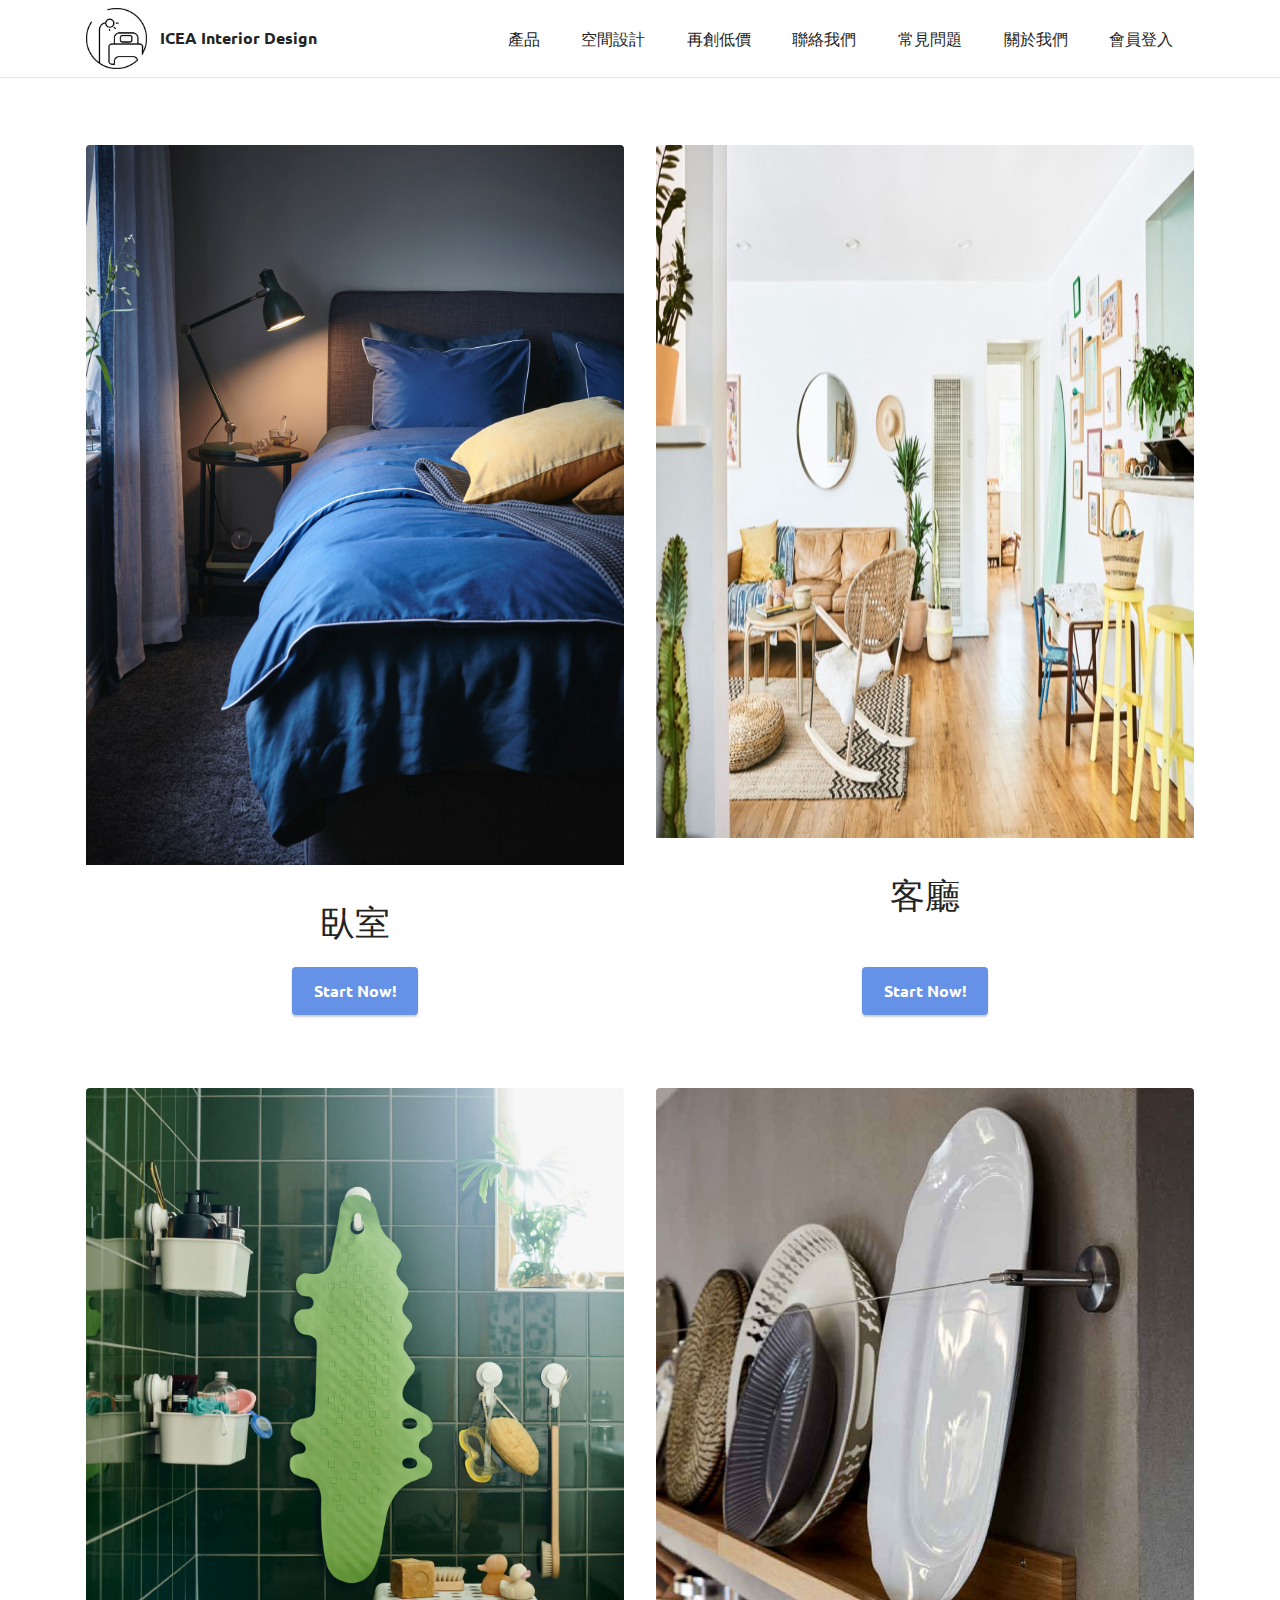
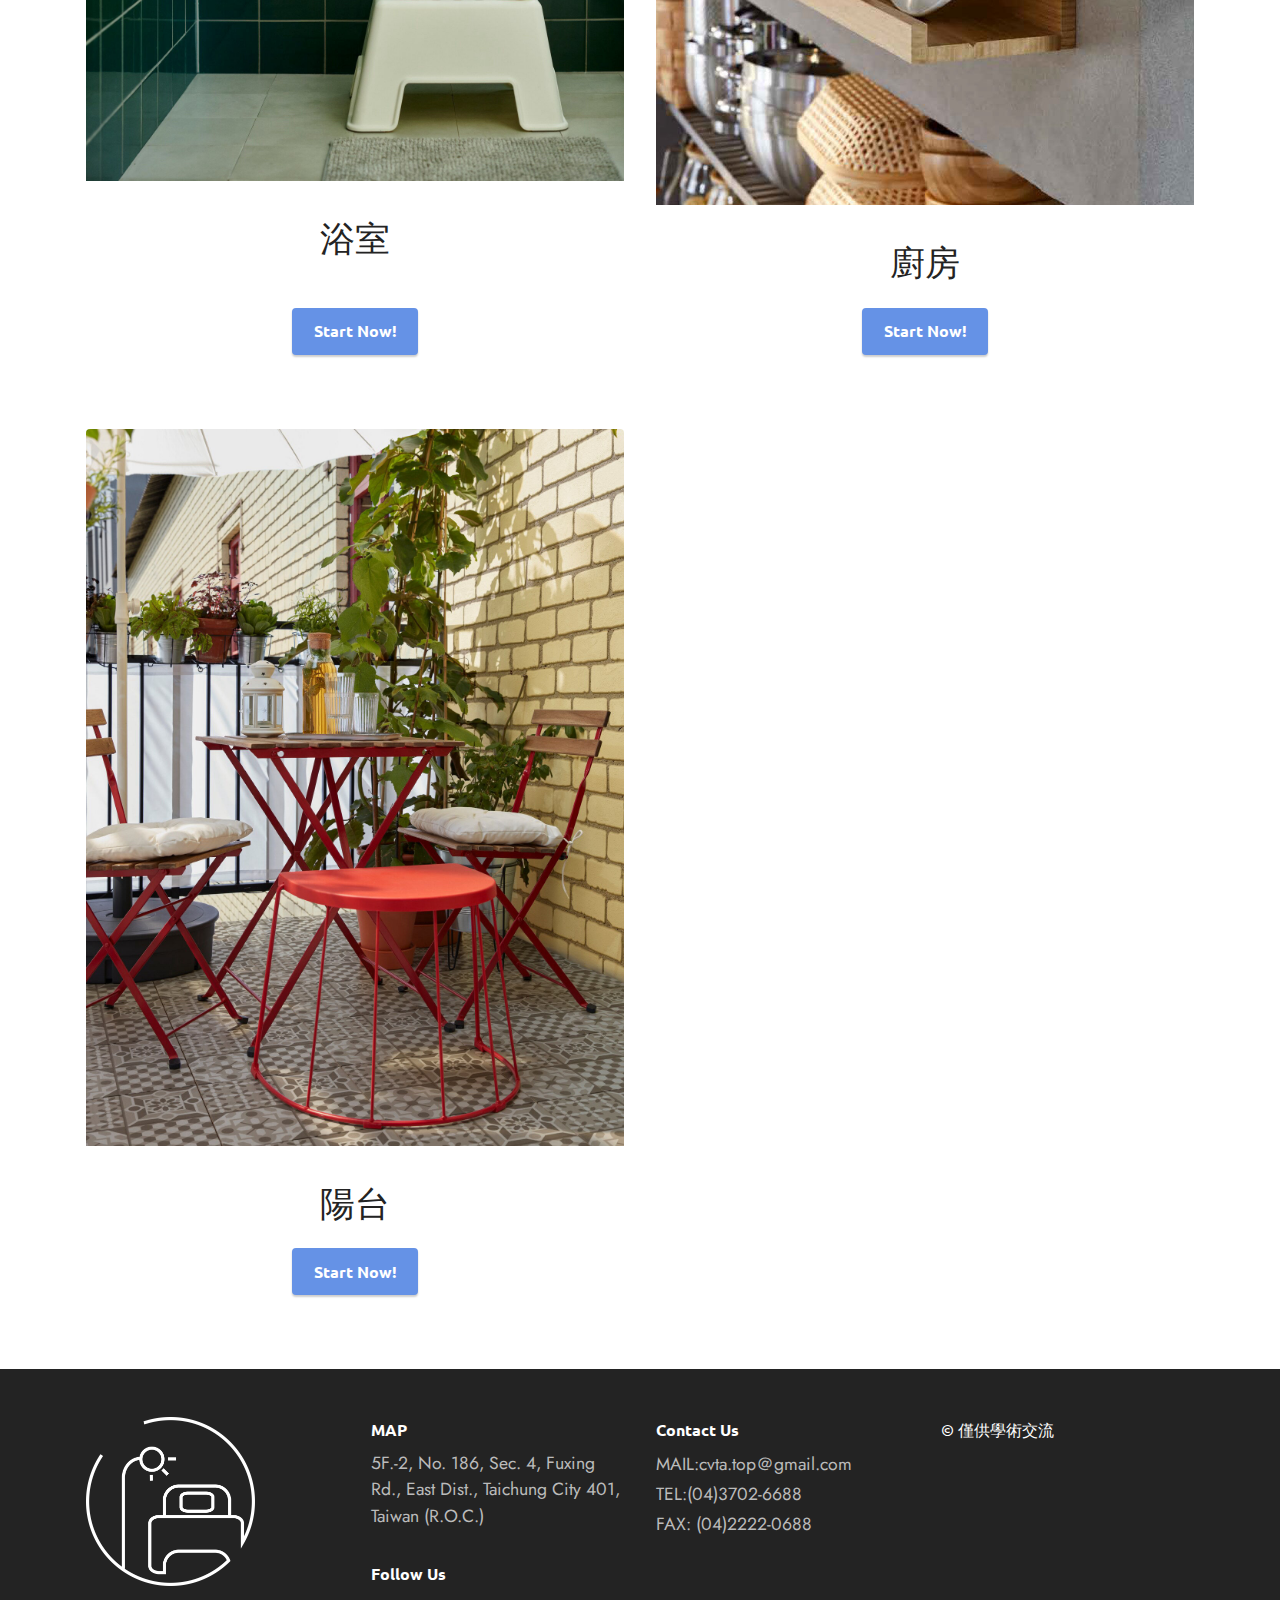
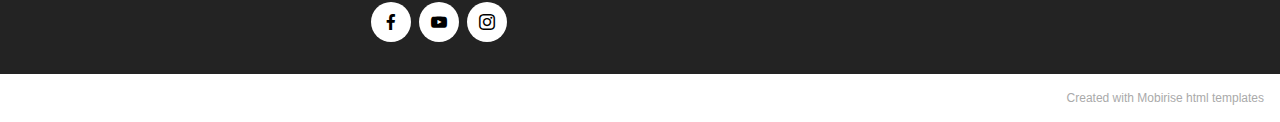
<file: page1.html>
<!DOCTYPE html>
<html  >
<head>
  <!-- Site made with Mobirise Website Builder v5.2.0, https://mobirise.com -->
  <meta charset="UTF-8">
  <meta http-equiv="X-UA-Compatible" content="IE=edge">
  <meta name="generator" content="Mobirise v5.2.0, mobirise.com">
  <meta name="viewport" content="width=device-width, initial-scale=1, minimum-scale=1">
  <link rel="shortcut icon" href="images/logo-128x44.png" type="image/x-icon">
  <meta name="description" content="">
  
  
  <title>Page 1</title>
  <link rel="stylesheet" href="tether/tether.min.css">
  <link rel="stylesheet" href="bootstrap/css/bootstrap.min.css">
  <link rel="stylesheet" href="bootstrap/css/bootstrap-grid.min.css">
  <link rel="stylesheet" href="bootstrap/css/bootstrap-reboot.min.css">
  <link rel="stylesheet" href="dropdown/css/style.css">
  <link rel="stylesheet" href="socicon/css/styles.css">
  <link rel="stylesheet" href="theme/css/style.css">
  <link rel="preload" as="style" href="mobirise/css/mbr-additional.css"><link rel="stylesheet" href="mobirise/css/mbr-additional.css" type="text/css">
  
  
  
  
</head>
<body>
  
  <section class="menu cid-s48OLK6784" once="menu" id="menu1-u">
    
    <nav class="navbar navbar-dropdown navbar-fixed-top navbar-expand-lg">
        <div class="container">
            <div class="navbar-brand">
                <span class="navbar-logo">
                    <a href="index.html">
                        <img src="images/logo4-351x351.png" alt="Mobirise" style="height: 3.8rem;">
                    </a>
                </span>
                <span class="navbar-caption-wrap"><a class="navbar-caption text-black text-primary display-7" href="index.html">ICEA Interior Design</a></span>
            </div>
            <button class="navbar-toggler" type="button" data-toggle="collapse" data-target="#navbarSupportedContent" aria-controls="navbarNavAltMarkup" aria-expanded="false" aria-label="Toggle navigation">
                <div class="hamburger">
                    <span></span>
                    <span></span>
                    <span></span>
                    <span></span>
                </div>
            </button>
            <div class="collapse navbar-collapse" id="navbarSupportedContent">
                <ul class="navbar-nav nav-dropdown nav-right" data-app-modern-menu="true"><li class="nav-item"><a class="nav-link link text-black text-primary display-7" href="page1.html">產品</a></li><li class="nav-item"><a class="nav-link link text-black text-primary display-7" href="page4.html">空間設計</a></li><li class="nav-item"><a class="nav-link link text-black text-primary display-7" href="page5.html">再創低價</a></li><li class="nav-item"><a class="nav-link link text-black text-primary display-7" href="page6.html">聯絡我們</a></li>
                    <li class="nav-item"><a class="nav-link link text-black text-primary display-7" href="page7.html">常見問題</a></li><li class="nav-item"><a class="nav-link link text-black text-primary display-7" href="page12.html">關於我們</a></li><li class="nav-item"><a class="nav-link link text-black text-primary display-7" href="page13.html">會員登入</a></li></ul>
                
                
            </div>
        </div>
    </nav>

</section>

<section class="gallery2 cid-slQYW9q9CI" id="gallery2-13">
    
    
    <div class="container">
        <div class="mbr-section-head">
            <h4 class="mbr-section-title mbr-fonts-style align-center mb-0 display-2"><strong>Gallery with Text and Buttons</strong></h4>
            
        </div>
        <div class="row mt-4">
            <div class="item features-image сol-12 col-md-6 col-lg-6">
                <div class="item-wrapper">
                    <div class="item-img">
                        <a href="page3.html"><img src="images/page-zh-tw-1598496237732499200-1400x1874.jpg" data-slide-to="0" alt=""></a>
                    </div>
                    <div class="item-content">
                        <h5 class="item-title mbr-fonts-style display-5">臥室</h5>
                        
                        
                    </div>
                    <div class="mbr-section-btn item-footer mt-2"><a href="page3.html" class="btn btn-primary item-btn display-7">Start Now!</a></div>
                </div>
            </div><div class="item features-image сol-12 col-md-6 col-lg-6">
                <div class="item-wrapper">
                    <div class="item-img">
                        <a href="page8.html"><img src="images/page-prev-im-15603978770-1076x1387.jpg" data-slide-to="1" alt=""></a>
                    </div>
                    <div class="item-content">
                        <h5 class="item-title mbr-fonts-style display-5">客廳</h5>
                        
                        
                    </div>
                    <div class="mbr-section-btn item-footer mt-2"><a href="page8.html" class="btn btn-primary item-btn display-7">Start Now!</a></div>
                </div>
            </div><div class="item features-image сol-12 col-md-6 col-lg-6">
                <div class="item-wrapper">
                    <div class="item-img">
                        <a href="page9.html"><img src="images/page-zh-tw-15963452322-1400x1804.jpg" data-slide-to="2" alt=""></a>
                    </div>
                    <div class="item-content">
                        <h5 class="item-title mbr-fonts-style display-5">浴室</h5>
                        
                        
                    </div>
                    <div class="mbr-section-btn item-footer mt-2"><a href="page9.html" class="btn btn-primary item-btn display-7">Start Now!</a></div>
                </div>
            </div><div class="item features-image сol-12 col-md-6 col-lg-6">
                <div class="item-wrapper">
                    <div class="item-img">
                        <a href="page10.html"><img src="images/page-zh-tw-15962975901-1041x1388.jpg" data-slide-to="3" alt=""></a>
                    </div>
                    <div class="item-content">
                        <h5 class="item-title mbr-fonts-style display-5">廚房</h5>
                        
                        
                    </div>
                    <div class="mbr-section-btn item-footer mt-2"><a href="page10.html" class="btn btn-primary item-btn display-7">Start Now!</a></div>
                </div>
            </div><div class="item features-image сol-12 col-md-6 col-lg-6">
                <div class="item-wrapper">
                    <div class="item-img">
                        <a href="page11.html"><img src="images/-1400x1866.jpg" data-slide-to="4" alt=""></a>
                    </div>
                    <div class="item-content">
                        <h5 class="item-title mbr-fonts-style display-5">陽台</h5>
                        
                        
                    </div>
                    <div class="mbr-section-btn item-footer mt-2"><a href="page11.html" class="btn btn-primary item-btn display-7">Start Now!</a></div>
                </div>
            </div>
            
            
            
        </div>
    </div>
</section>

<section class="footer4 cid-slQeoE1nOT" once="footers" id="footer4-v">

    
    
    <div class="container">
        <div class="row mbr-white">
            <div class="col-6 col-lg-3">
                <div class="media-wrap col-md-8 col-12">
                    <a href="index.html">
                        <img src="images/logo5-337x337.png" alt="Mobirise">
                    </a>
                </div>
            </div>
            <div class="col-12 col-md-6 col-lg-3">
                <h5 class="mbr-section-subtitle mbr-fonts-style mb-2 display-7"><strong>MAP</strong></h5>
                <p class="mbr-text mbr-fonts-style mb-4 display-4">5F.-2, No. 186, Sec. 4, Fuxing Rd., East Dist., Taichung City 401, Taiwan (R.O.C.)&nbsp;<br></p>
                <h5 class="mbr-section-subtitle mbr-fonts-style mb-3 display-7">
                    <strong>Follow Us</strong>
                </h5>
                <div class="social-row display-7">
                    <div class="soc-item">
                        <a href="https://www.facebook.com/" target="_blank">
                            <span class="mbr-iconfont socicon-facebook socicon"></span>
                        </a>
                    </div>
                    <div class="soc-item">
                        <a href="https://www.youtube.com/" target="_blank">
                            <span class="mbr-iconfont socicon-youtube socicon"></span>
                        </a>
                    </div>
                    <div class="soc-item">
                        <a href="https://www.instagram.com/" target="_blank">
                            <span class="mbr-iconfont socicon-instagram socicon"></span>
                        </a>
                    </div>
                    
                </div>
            </div>
            <div class="col-12 col-md-6 col-lg-3">
                <h5 class="mbr-section-subtitle mbr-fonts-style mb-2 display-7"><strong>Contact Us</strong></h5>
                <ul class="list mbr-fonts-style display-4">
                    <li class="mbr-text item-wrap">MAIL:cvta.top＠gmail.com</li><li class="mbr-text item-wrap">TEL:(04)3702-6688</li><li class="mbr-text item-wrap">FAX: (04)2222-0688</li><li class="mbr-text item-wrap"><br></li><li class="mbr-text item-wrap"><br></li>
                </ul>
            </div>
            <div class="col-12 col-md-6 col-lg-3">
                <h5 class="mbr-section-subtitle mbr-fonts-style mb-2 display-7">© 僅供學術交流</h5>
                <ul class="list mbr-fonts-style display-4">
                    <li class="mbr-text item-wrap"><br></li>
                </ul>
            </div>
            
        </div>
    </div>
</section><section style="background-color: #fff; font-family: -apple-system, BlinkMacSystemFont, 'Segoe UI', 'Roboto', 'Helvetica Neue', Arial, sans-serif; color:#aaa; font-size:12px; padding: 0; align-items: center; display: flex;"><a href="https://mobirise.site/f" style="flex: 1 1; height: 3rem; padding-left: 1rem;"></a><p style="flex: 0 0 auto; margin:0; padding-right:1rem;"><a href="https://mobirise.site/t" style="color:#aaa;">Created</a> with Mobirise html templates</p></section><script src="web/assets/jquery/jquery.min.js"></script>  <script src="popper/popper.min.js"></script>  <script src="tether/tether.min.js"></script>  <script src="bootstrap/js/bootstrap.min.js"></script>  <script src="smoothscroll/smooth-scroll.js"></script>  <script src="dropdown/js/nav-dropdown.js"></script>  <script src="dropdown/js/navbar-dropdown.js"></script>  <script src="touchswipe/jquery.touch-swipe.min.js"></script>  <script src="theme/js/script.js"></script>  
  
  
</body>
</html>
</file>
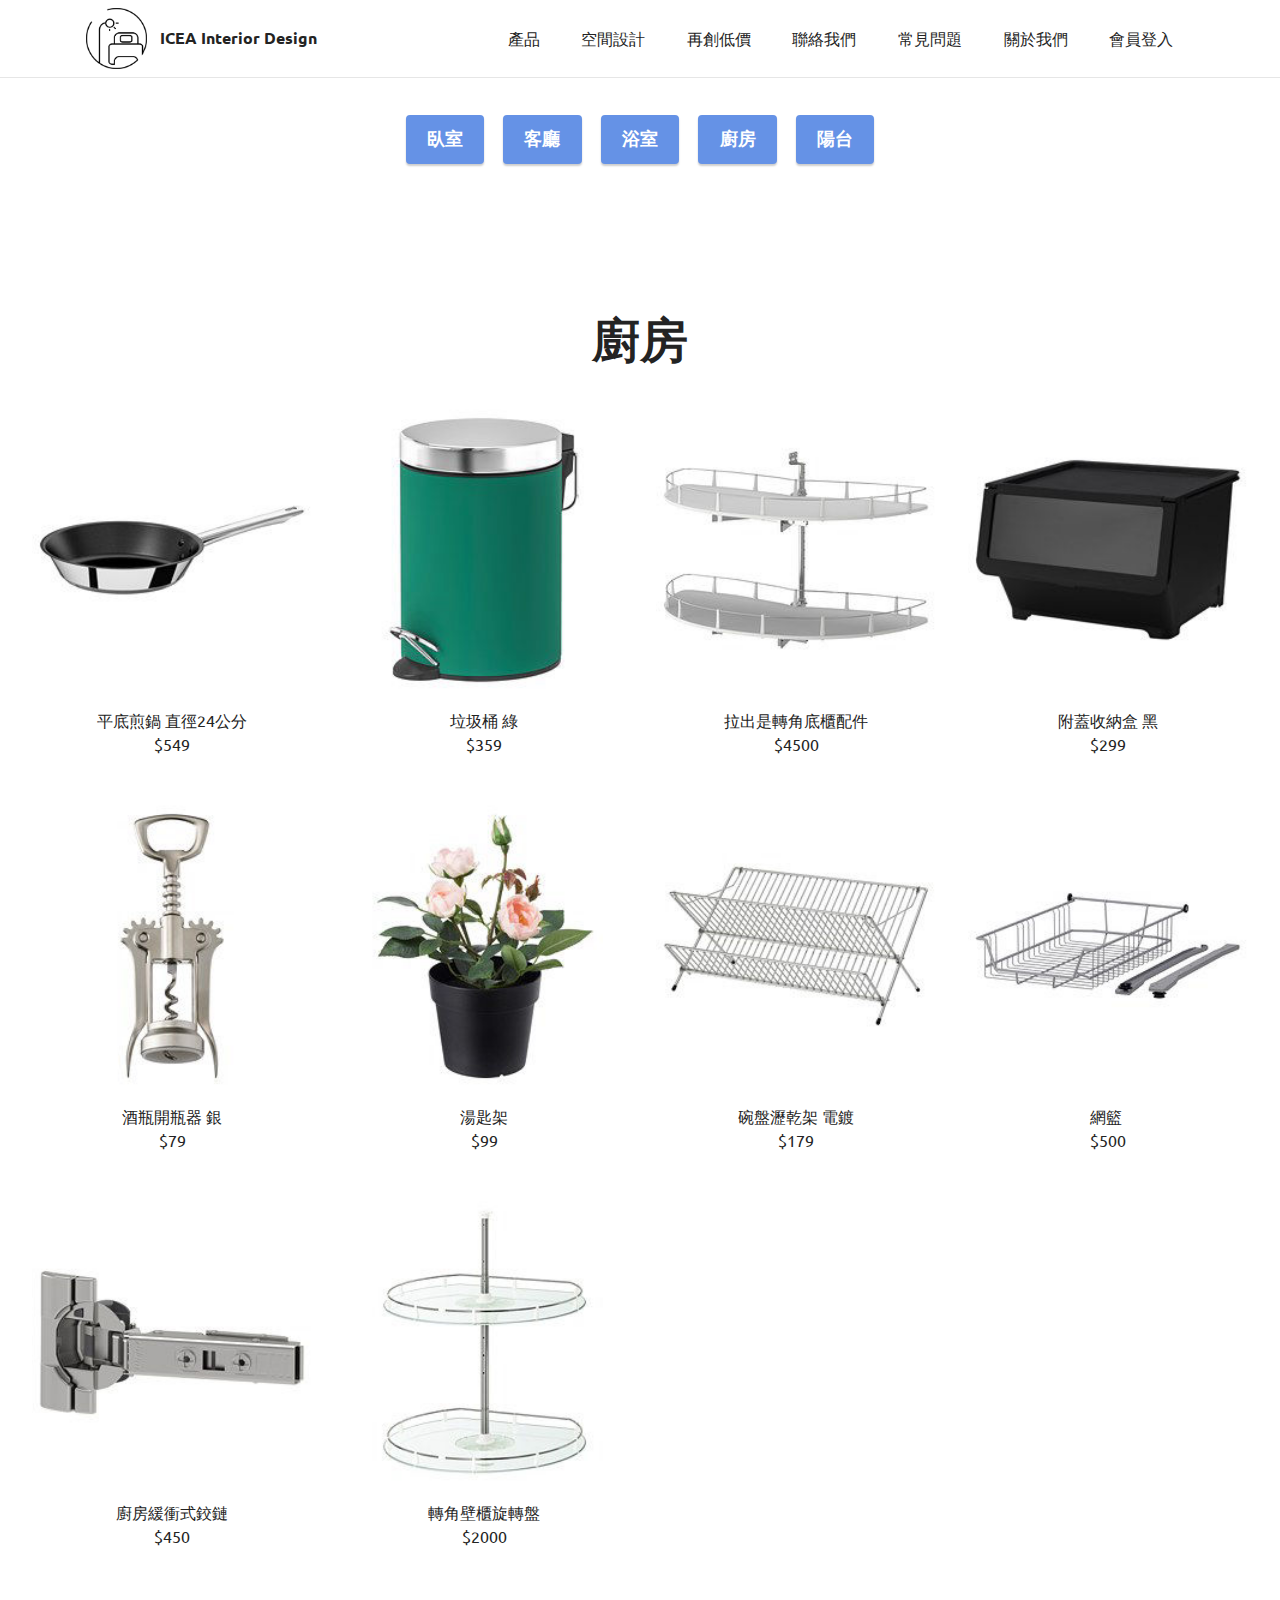
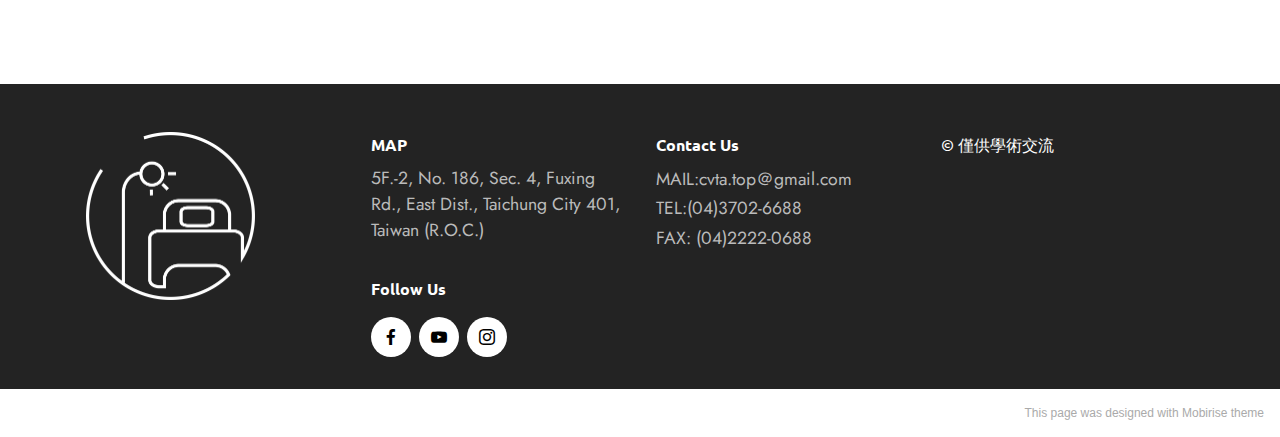
<file: page10.html>
<!DOCTYPE html>
<html  >
<head>
  <!-- Site made with Mobirise Website Builder v5.2.0, https://mobirise.com -->
  <meta charset="UTF-8">
  <meta http-equiv="X-UA-Compatible" content="IE=edge">
  <meta name="generator" content="Mobirise v5.2.0, mobirise.com">
  <meta name="viewport" content="width=device-width, initial-scale=1, minimum-scale=1">
  <link rel="shortcut icon" href="images/logo-128x44.png" type="image/x-icon">
  <meta name="description" content="">
  
  
  <title>Page 1-5</title>
  <link rel="stylesheet" href="web/assets/mobirise-icons2/mobirise2.css">
  <link rel="stylesheet" href="tether/tether.min.css">
  <link rel="stylesheet" href="bootstrap/css/bootstrap.min.css">
  <link rel="stylesheet" href="bootstrap/css/bootstrap-grid.min.css">
  <link rel="stylesheet" href="bootstrap/css/bootstrap-reboot.min.css">
  <link rel="stylesheet" href="dropdown/css/style.css">
  <link rel="stylesheet" href="socicon/css/styles.css">
  <link rel="stylesheet" href="theme/css/style.css">
  <link rel="preload" as="style" href="mobirise/css/mbr-additional.css"><link rel="stylesheet" href="mobirise/css/mbr-additional.css" type="text/css">
  
  
  
  
</head>
<body>
  
  <section class="menu cid-slWpDyV1OK" once="menu" id="menu1-2r">
    
    <nav class="navbar navbar-dropdown navbar-fixed-top navbar-expand-lg">
        <div class="container">
            <div class="navbar-brand">
                <span class="navbar-logo">
                    <a href="index.html">
                        <img src="images/logo4-351x351.png" alt="Mobirise" style="height: 3.8rem;">
                    </a>
                </span>
                <span class="navbar-caption-wrap"><a class="navbar-caption text-black text-primary display-7" href="index.html">ICEA Interior Design</a></span>
            </div>
            <button class="navbar-toggler" type="button" data-toggle="collapse" data-target="#navbarSupportedContent" aria-controls="navbarNavAltMarkup" aria-expanded="false" aria-label="Toggle navigation">
                <div class="hamburger">
                    <span></span>
                    <span></span>
                    <span></span>
                    <span></span>
                </div>
            </button>
            <div class="collapse navbar-collapse" id="navbarSupportedContent">
                <ul class="navbar-nav nav-dropdown nav-right" data-app-modern-menu="true"><li class="nav-item"><a class="nav-link link text-black text-primary display-7" href="page1.html">產品</a></li><li class="nav-item"><a class="nav-link link text-black text-primary display-7" href="page4.html">空間設計</a></li><li class="nav-item"><a class="nav-link link text-black text-primary display-7" href="page5.html">再創低價</a></li><li class="nav-item"><a class="nav-link link text-black text-primary display-7" href="page6.html">聯絡我們</a></li>
                    <li class="nav-item"><a class="nav-link link text-black text-primary display-7" href="page7.html">常見問題</a></li><li class="nav-item"><a class="nav-link link text-black text-primary display-7" href="page12.html">關於我們</a></li><li class="nav-item"><a class="nav-link link text-black text-primary display-7" href="page13.html">會員登入</a></li></ul>
                
                
            </div>
        </div>
    </nav>

</section>

<section class="mbr-section content8 cid-slWpDyBSBo" id="content8-2q">

    

    <div class="container">
        <div class="media-container-row title">
            <div class="col-12 col-md-8">
                <div class="mbr-section-btn align-center"><a class="btn btn-primary display-4" href="page3.html">臥室</a> <a class="btn btn-primary display-4" href="page8.html">客廳</a> <a class="btn btn-primary display-4" href="page9.html">浴室</a>
                    <a class="btn btn-primary display-4" href="page10.html">廚房</a> <a class="btn btn-primary display-4" href="page11.html">陽台</a></div>
            </div>
        </div>
    </div>
</section>

<section class="gallery5 mbr-gallery cid-slWpDzzhlc" id="gallery5-2s">
    

    

    <div class="container-fluid">
        <div class="mbr-section-head">
            <h3 class="mbr-section-title mbr-fonts-style align-center m-0 display-2"><strong>廚房</strong></h3>
            <h4 class="mbr-section-subtitle mbr-fonts-style align-center mb-0 mt-2 display-5"></h4>
        </div>
        <div class="row mbr-gallery mt-4">
            <div class="col-12 col-md-6 col-lg-3 item gallery-image">
                <div class="item-wrapper" data-toggle="modal" data-target="#slXhBujIlO-modal">
                    <img class="w-100" src="images/-24-549-250x250.jpg" alt="" data-slide-to="0" data-target="#lb-slXhBujIlO">
                    <div class="icon-wrapper">
                        <span class="mobi-mbri mobi-mbri-search mbr-iconfont mbr-iconfont-btn"></span>
                    </div>
                </div>
                <h6 class="mbr-item-subtitle mbr-fonts-style align-center mb-2 mt-2 display-7">平底煎鍋 直徑24公分<br>$549</h6>
            </div>
            <div class="col-12 col-md-6 col-lg-3 item gallery-image">
                <div class="item-wrapper" data-toggle="modal" data-target="#slXhBujIlO-modal">
                    <img class="w-100" src="images/-359-250x250.jpg" alt="" data-slide-to="1" data-target="#lb-slXhBujIlO">
                    <div class="icon-wrapper">
                        <span class="mobi-mbri mobi-mbri-search mbr-iconfont mbr-iconfont-btn"></span>
                    </div>
                </div>
                <h6 class="mbr-item-subtitle mbr-fonts-style align-center mb-2 mt-2 display-7">垃圾桶 綠<br>$359</h6>
            </div>
            <div class="col-12 col-md-6 col-lg-3 item gallery-image">
                <div class="item-wrapper" data-toggle="modal" data-target="#slXhBujIlO-modal">
                    <img class="w-100" src="images/-4500-250x250.jpg" alt="" data-slide-to="2" data-target="#lb-slXhBujIlO">
                    <div class="icon-wrapper">
                        <span class="mobi-mbri mobi-mbri-search mbr-iconfont mbr-iconfont-btn"></span>
                    </div>
                </div>
                <h6 class="mbr-item-subtitle mbr-fonts-style align-center mb-2 mt-2 display-7">拉出是轉角底櫃配件<br>$4500</h6>
            </div>
            <div class="col-12 col-md-6 col-lg-3 item gallery-image">
                <div class="item-wrapper" data-toggle="modal" data-target="#slXhBujIlO-modal">
                    <img class="w-100" src="images/-299-250x250.jpg" alt="" data-slide-to="3" data-target="#lb-slXhBujIlO">
                    <div class="icon-wrapper">
                        <span class="mobi-mbri mobi-mbri-search mbr-iconfont mbr-iconfont-btn"></span>
                    </div>
                </div>
                <h6 class="mbr-item-subtitle mbr-fonts-style align-center mb-2 mt-2 display-7">附蓋收納盒 黑<br>$299</h6>
            </div><div class="col-12 col-md-6 col-lg-3 item gallery-image">
                <div class="item-wrapper" data-toggle="modal" data-target="#slXhBujIlO-modal">
                    <img class="w-100" src="images/-79-250x250.jpg" alt="" data-slide-to="4" data-target="#lb-slXhBujIlO">
                    <div class="icon-wrapper">
                        <span class="mobi-mbri mobi-mbri-search mbr-iconfont mbr-iconfont-btn"></span>
                    </div>
                </div>
                <h6 class="mbr-item-subtitle mbr-fonts-style align-center mb-2 mt-2 display-7">酒瓶開瓶器 銀<br>$79</h6>
            </div><div class="col-12 col-md-6 col-lg-3 item gallery-image">
                <div class="item-wrapper" data-toggle="modal" data-target="#slXhBujIlO-modal">
                    <img class="w-100" src="images/-99-250x250.jpg" alt="" data-slide-to="5" data-target="#lb-slXhBujIlO">
                    <div class="icon-wrapper">
                        <span class="mobi-mbri mobi-mbri-search mbr-iconfont mbr-iconfont-btn"></span>
                    </div>
                </div>
                <h6 class="mbr-item-subtitle mbr-fonts-style align-center mb-2 mt-2 display-7">湯匙架<br>$99</h6>
            </div><div class="col-12 col-md-6 col-lg-3 item gallery-image">
                <div class="item-wrapper" data-toggle="modal" data-target="#slXhBujIlO-modal">
                    <img class="w-100" src="images/-179-250x250.jpg" alt="" data-slide-to="6" data-target="#lb-slXhBujIlO">
                    <div class="icon-wrapper">
                        <span class="mobi-mbri mobi-mbri-search mbr-iconfont mbr-iconfont-btn"></span>
                    </div>
                </div>
                <h6 class="mbr-item-subtitle mbr-fonts-style align-center mb-2 mt-2 display-7">碗盤瀝乾架 電鍍<br>$179</h6>
            </div><div class="col-12 col-md-6 col-lg-3 item gallery-image">
                <div class="item-wrapper" data-toggle="modal" data-target="#slXhBujIlO-modal">
                    <img class="w-100" src="images/-500-250x250.jpg" alt="" data-slide-to="7" data-target="#lb-slXhBujIlO">
                    <div class="icon-wrapper">
                        <span class="mobi-mbri mobi-mbri-search mbr-iconfont mbr-iconfont-btn"></span>
                    </div>
                </div>
                <h6 class="mbr-item-subtitle mbr-fonts-style align-center mb-2 mt-2 display-7">網籃&nbsp;<br>$500</h6>
            </div><div class="col-12 col-md-6 col-lg-3 item gallery-image">
                <div class="item-wrapper" data-toggle="modal" data-target="#slXhBujIlO-modal">
                    <img class="w-100" src="images/-450-250x250.jpg" alt="" data-slide-to="8" data-target="#lb-slXhBujIlO">
                    <div class="icon-wrapper">
                        <span class="mobi-mbri mobi-mbri-search mbr-iconfont mbr-iconfont-btn"></span>
                    </div>
                </div>
                <h6 class="mbr-item-subtitle mbr-fonts-style align-center mb-2 mt-2 display-7">廚房緩衝式鉸鏈<br>$450</h6>
            </div><div class="col-12 col-md-6 col-lg-3 item gallery-image">
                <div class="item-wrapper" data-toggle="modal" data-target="#slXhBujIlO-modal">
                    <img class="w-100" src="images/-2000-250x250.jpg" alt="" data-slide-to="9" data-target="#lb-slXhBujIlO">
                    <div class="icon-wrapper">
                        <span class="mobi-mbri mobi-mbri-search mbr-iconfont mbr-iconfont-btn"></span>
                    </div>
                </div>
                <h6 class="mbr-item-subtitle mbr-fonts-style align-center mb-2 mt-2 display-7">轉角壁櫃旋轉盤<br>$2000</h6>
            </div>
        </div>

        <div class="modal mbr-slider" tabindex="-1" role="dialog" aria-hidden="true" id="slXhBujIlO-modal">
            <div class="modal-dialog" role="document">
                <div class="modal-content">
                    <div class="modal-body">
                        <div class="carousel slide" id="lb-slXhBujIlO" data-interval="5000">
                            <div class="carousel-inner">
                                <div class="carousel-item active">
                                    <img class="d-block w-100" src="images/-24-549-250x250.jpg" alt="">
                                </div>
                                <div class="carousel-item">
                                    <img class="d-block w-100" src="images/-359-250x250.jpg" alt="">
                                </div>
                                <div class="carousel-item">
                                    <img class="d-block w-100" src="images/-4500-250x250.jpg" alt="">
                                </div>
                                <div class="carousel-item">
                                    <img class="d-block w-100" src="images/-299-250x250.jpg" alt="">
                                </div><div class="carousel-item">
                                    <img class="d-block w-100" src="images/-79-250x250.jpg" alt="">
                                </div><div class="carousel-item">
                                    <img class="d-block w-100" src="images/-99-250x250.jpg" alt="">
                                </div><div class="carousel-item">
                                    <img class="d-block w-100" src="images/-179-250x250.jpg" alt="">
                                </div><div class="carousel-item">
                                    <img class="d-block w-100" src="images/-500-250x250.jpg" alt="">
                                </div><div class="carousel-item">
                                    <img class="d-block w-100" src="images/-450-250x250.jpg" alt="">
                                </div><div class="carousel-item">
                                    <img class="d-block w-100" src="images/-2000-250x250.jpg" alt="">
                                </div>
                            </div>
                            <ol class="carousel-indicators">
                                <li data-slide-to="0" class="active" data-target="#lb-slXhBujIlO"></li>
                                <li data-slide-to="1" data-target="#lb-slXhBujIlO"></li>
                                <li data-slide-to="2" data-target="#lb-slXhBujIlO"></li>
                                <li data-slide-to="3" data-target="#lb-slXhBujIlO"></li><li data-slide-to="4" data-target="#lb-slXhBujIlO"></li><li data-slide-to="5" data-target="#lb-slXhBujIlO"></li><li data-slide-to="6" data-target="#lb-slXhBujIlO"></li><li data-slide-to="7" data-target="#lb-slXhBujIlO"></li><li data-slide-to="8" data-target="#lb-slXhBujIlO"></li><li data-slide-to="9" data-target="#lb-slXhBujIlO"></li>
                            </ol>
                            <a role="button" href="" class="close" data-dismiss="modal" aria-label="Close">
                            </a>
                            <a class="carousel-control-prev carousel-control" role="button" data-slide="prev" href="#lb-slXhBujIlO">
                                <span class="mobi-mbri mobi-mbri-arrow-prev" aria-hidden="true"></span>
                                <span class="sr-only">Previous</span>
                            </a>
                            <a class="carousel-control-next carousel-control" role="button" data-slide="next" href="#lb-slXhBujIlO">
                                <span class="mobi-mbri mobi-mbri-arrow-next" aria-hidden="true"></span>
                                <span class="sr-only">Next</span>
                            </a>
                        </div>
                    </div>
                </div>
            </div>
        </div>
    </div>
</section>

<section class="footer4 cid-slWpDAXnsr" once="footers" id="footer4-2t">

    
    
    <div class="container">
        <div class="row mbr-white">
            <div class="col-6 col-lg-3">
                <div class="media-wrap col-md-8 col-12">
                    <a href="index.html">
                        <img src="images/logo5-337x337.png" alt="Mobirise">
                    </a>
                </div>
            </div>
            <div class="col-12 col-md-6 col-lg-3">
                <h5 class="mbr-section-subtitle mbr-fonts-style mb-2 display-7"><strong>MAP</strong></h5>
                <p class="mbr-text mbr-fonts-style mb-4 display-4">5F.-2, No. 186, Sec. 4, Fuxing Rd., East Dist., Taichung City 401, Taiwan (R.O.C.)&nbsp;<br></p>
                <h5 class="mbr-section-subtitle mbr-fonts-style mb-3 display-7">
                    <strong>Follow Us</strong>
                </h5>
                <div class="social-row display-7">
                    <div class="soc-item">
                        <a href="https://www.facebook.com/" target="_blank">
                            <span class="mbr-iconfont socicon-facebook socicon"></span>
                        </a>
                    </div>
                    <div class="soc-item">
                        <a href="https://www.youtube.com/" target="_blank">
                            <span class="mbr-iconfont socicon-youtube socicon"></span>
                        </a>
                    </div>
                    <div class="soc-item">
                        <a href="https://www.instagram.com/" target="_blank">
                            <span class="mbr-iconfont socicon-instagram socicon"></span>
                        </a>
                    </div>
                    
                </div>
            </div>
            <div class="col-12 col-md-6 col-lg-3">
                <h5 class="mbr-section-subtitle mbr-fonts-style mb-2 display-7"><strong>Contact Us</strong></h5>
                <ul class="list mbr-fonts-style display-4">
                    <li class="mbr-text item-wrap">MAIL:cvta.top＠gmail.com</li><li class="mbr-text item-wrap">TEL:(04)3702-6688</li><li class="mbr-text item-wrap">FAX: (04)2222-0688</li><li class="mbr-text item-wrap"><br></li><li class="mbr-text item-wrap"><br></li>
                </ul>
            </div>
            <div class="col-12 col-md-6 col-lg-3">
                <h5 class="mbr-section-subtitle mbr-fonts-style mb-2 display-7">© 僅供學術交流</h5>
                <ul class="list mbr-fonts-style display-4">
                    <li class="mbr-text item-wrap"><br></li>
                </ul>
            </div>
            
        </div>
    </div>
</section><section style="background-color: #fff; font-family: -apple-system, BlinkMacSystemFont, 'Segoe UI', 'Roboto', 'Helvetica Neue', Arial, sans-serif; color:#aaa; font-size:12px; padding: 0; align-items: center; display: flex;"><a href="https://mobirise.site/e" style="flex: 1 1; height: 3rem; padding-left: 1rem;"></a><p style="flex: 0 0 auto; margin:0; padding-right:1rem;"><a href="https://mobirise.site/r" style="color:#aaa;">This page</a> was designed with Mobirise theme</p></section><script src="web/assets/jquery/jquery.min.js"></script>  <script src="popper/popper.min.js"></script>  <script src="tether/tether.min.js"></script>  <script src="bootstrap/js/bootstrap.min.js"></script>  <script src="smoothscroll/smooth-scroll.js"></script>  <script src="dropdown/js/nav-dropdown.js"></script>  <script src="dropdown/js/navbar-dropdown.js"></script>  <script src="touchswipe/jquery.touch-swipe.min.js"></script>  <script src="theme/js/script.js"></script>  
  
  
</body>
</html>
</file>
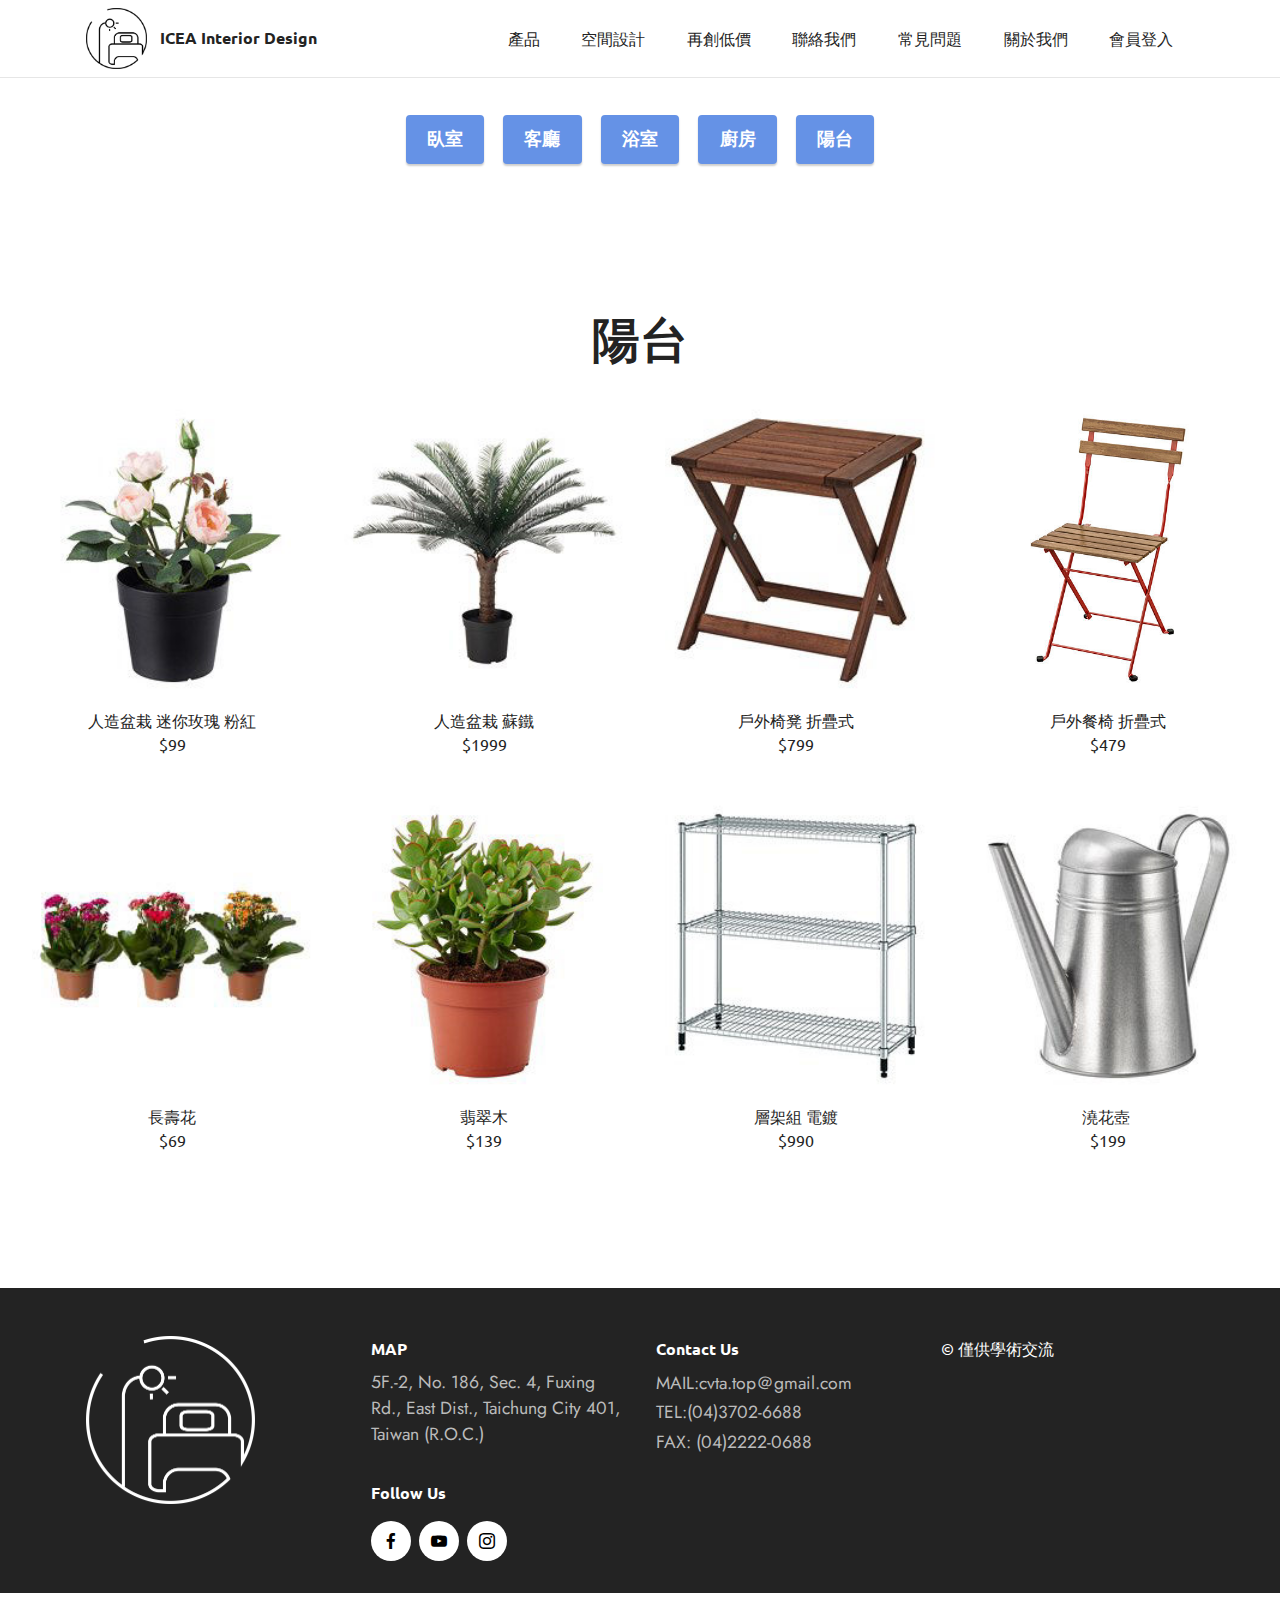
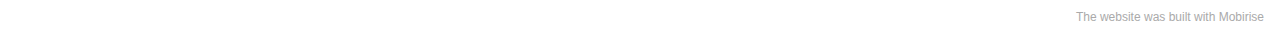
<file: page11.html>
<!DOCTYPE html>
<html  >
<head>
  <!-- Site made with Mobirise Website Builder v5.2.0, https://mobirise.com -->
  <meta charset="UTF-8">
  <meta http-equiv="X-UA-Compatible" content="IE=edge">
  <meta name="generator" content="Mobirise v5.2.0, mobirise.com">
  <meta name="viewport" content="width=device-width, initial-scale=1, minimum-scale=1">
  <link rel="shortcut icon" href="images/logo-128x44.png" type="image/x-icon">
  <meta name="description" content="">
  
  
  <title>Page 1-6</title>
  <link rel="stylesheet" href="web/assets/mobirise-icons2/mobirise2.css">
  <link rel="stylesheet" href="tether/tether.min.css">
  <link rel="stylesheet" href="bootstrap/css/bootstrap.min.css">
  <link rel="stylesheet" href="bootstrap/css/bootstrap-grid.min.css">
  <link rel="stylesheet" href="bootstrap/css/bootstrap-reboot.min.css">
  <link rel="stylesheet" href="dropdown/css/style.css">
  <link rel="stylesheet" href="socicon/css/styles.css">
  <link rel="stylesheet" href="theme/css/style.css">
  <link rel="preload" as="style" href="mobirise/css/mbr-additional.css"><link rel="stylesheet" href="mobirise/css/mbr-additional.css" type="text/css">
  
  
  
  
</head>
<body>
  
  <section class="menu cid-slWqVCIDix" once="menu" id="menu1-2v">
    
    <nav class="navbar navbar-dropdown navbar-fixed-top navbar-expand-lg">
        <div class="container">
            <div class="navbar-brand">
                <span class="navbar-logo">
                    <a href="index.html">
                        <img src="images/logo4-351x351.png" alt="Mobirise" style="height: 3.8rem;">
                    </a>
                </span>
                <span class="navbar-caption-wrap"><a class="navbar-caption text-black text-primary display-7" href="index.html">ICEA Interior Design</a></span>
            </div>
            <button class="navbar-toggler" type="button" data-toggle="collapse" data-target="#navbarSupportedContent" aria-controls="navbarNavAltMarkup" aria-expanded="false" aria-label="Toggle navigation">
                <div class="hamburger">
                    <span></span>
                    <span></span>
                    <span></span>
                    <span></span>
                </div>
            </button>
            <div class="collapse navbar-collapse" id="navbarSupportedContent">
                <ul class="navbar-nav nav-dropdown nav-right" data-app-modern-menu="true"><li class="nav-item"><a class="nav-link link text-black text-primary display-7" href="page1.html">產品</a></li><li class="nav-item"><a class="nav-link link text-black text-primary display-7" href="page4.html">空間設計</a></li><li class="nav-item"><a class="nav-link link text-black text-primary display-7" href="page5.html">再創低價</a></li><li class="nav-item"><a class="nav-link link text-black text-primary display-7" href="page6.html">聯絡我們</a></li>
                    <li class="nav-item"><a class="nav-link link text-black text-primary display-7" href="page7.html">常見問題</a></li><li class="nav-item"><a class="nav-link link text-black text-primary display-7" href="page12.html">關於我們</a></li><li class="nav-item"><a class="nav-link link text-black text-primary display-7" href="page13.html">會員登入</a></li></ul>
                
                
            </div>
        </div>
    </nav>

</section>

<section class="mbr-section content8 cid-slWqVCh7KS" id="content8-2u">

    

    <div class="container">
        <div class="media-container-row title">
            <div class="col-12 col-md-8">
                <div class="mbr-section-btn align-center"><a class="btn btn-primary display-4" href="page3.html">臥室</a> <a class="btn btn-primary display-4" href="page8.html">客廳</a> <a class="btn btn-primary display-4" href="page9.html">浴室</a>
                    <a class="btn btn-primary display-4" href="page10.html">廚房</a> <a class="btn btn-primary display-4" href="page11.html">陽台</a></div>
            </div>
        </div>
    </div>
</section>

<section class="gallery5 mbr-gallery cid-slWqVDNlAN" id="gallery5-2w">
    

    

    <div class="container-fluid">
        <div class="mbr-section-head">
            <h3 class="mbr-section-title mbr-fonts-style align-center m-0 display-2"><strong>陽台</strong></h3>
            <h4 class="mbr-section-subtitle mbr-fonts-style align-center mb-0 mt-2 display-5"></h4>
        </div>
        <div class="row mbr-gallery mt-4">
            <div class="col-12 col-md-6 col-lg-3 item gallery-image">
                <div class="item-wrapper" data-toggle="modal" data-target="#slXhByNOCt-modal">
                    <img class="w-100" src="images/-99-250x250.jpg" alt="" data-slide-to="0" data-target="#lb-slXhByNOCt">
                    <div class="icon-wrapper">
                        <span class="mobi-mbri mobi-mbri-search mbr-iconfont mbr-iconfont-btn"></span>
                    </div>
                </div>
                <h6 class="mbr-item-subtitle mbr-fonts-style align-center mb-2 mt-2 display-7">人造盆栽 迷你玫瑰 粉紅<br>$99</h6>
            </div>
            <div class="col-12 col-md-6 col-lg-3 item gallery-image">
                <div class="item-wrapper" data-toggle="modal" data-target="#slXhByNOCt-modal">
                    <img class="w-100" src="images/-1999-250x250.jpg" alt="" data-slide-to="1" data-target="#lb-slXhByNOCt">
                    <div class="icon-wrapper">
                        <span class="mobi-mbri mobi-mbri-search mbr-iconfont mbr-iconfont-btn"></span>
                    </div>
                </div>
                <h6 class="mbr-item-subtitle mbr-fonts-style align-center mb-2 mt-2 display-7">人造盆栽 蘇鐵<br>$1999</h6>
            </div>
            <div class="col-12 col-md-6 col-lg-3 item gallery-image">
                <div class="item-wrapper" data-toggle="modal" data-target="#slXhByNOCt-modal">
                    <img class="w-100" src="images/-799-250x250.jpg" alt="" data-slide-to="2" data-target="#lb-slXhByNOCt">
                    <div class="icon-wrapper">
                        <span class="mobi-mbri mobi-mbri-search mbr-iconfont mbr-iconfont-btn"></span>
                    </div>
                </div>
                <h6 class="mbr-item-subtitle mbr-fonts-style align-center mb-2 mt-2 display-7">戶外椅凳 折疊式<br>$799</h6>
            </div>
            <div class="col-12 col-md-6 col-lg-3 item gallery-image">
                <div class="item-wrapper" data-toggle="modal" data-target="#slXhByNOCt-modal">
                    <img class="w-100" src="images/-479-500x500.jpg" alt="" data-slide-to="3" data-target="#lb-slXhByNOCt">
                    <div class="icon-wrapper">
                        <span class="mobi-mbri mobi-mbri-search mbr-iconfont mbr-iconfont-btn"></span>
                    </div>
                </div>
                <h6 class="mbr-item-subtitle mbr-fonts-style align-center mb-2 mt-2 display-7">戶外餐椅 折疊式<br>$479</h6>
            </div><div class="col-12 col-md-6 col-lg-3 item gallery-image">
                <div class="item-wrapper" data-toggle="modal" data-target="#slXhByNOCt-modal">
                    <img class="w-100" src="images/-69-250x250.jpg" alt="" data-slide-to="4" data-target="#lb-slXhByNOCt">
                    <div class="icon-wrapper">
                        <span class="mobi-mbri mobi-mbri-search mbr-iconfont mbr-iconfont-btn"></span>
                    </div>
                </div>
                <h6 class="mbr-item-subtitle mbr-fonts-style align-center mb-2 mt-2 display-7">長壽花<br>$69</h6>
            </div><div class="col-12 col-md-6 col-lg-3 item gallery-image">
                <div class="item-wrapper" data-toggle="modal" data-target="#slXhByNOCt-modal">
                    <img class="w-100" src="images/-139-250x250.jpg" alt="" data-slide-to="5" data-target="#lb-slXhByNOCt">
                    <div class="icon-wrapper">
                        <span class="mobi-mbri mobi-mbri-search mbr-iconfont mbr-iconfont-btn"></span>
                    </div>
                </div>
                <h6 class="mbr-item-subtitle mbr-fonts-style align-center mb-2 mt-2 display-7">翡翠木<br>$139</h6>
            </div><div class="col-12 col-md-6 col-lg-3 item gallery-image">
                <div class="item-wrapper" data-toggle="modal" data-target="#slXhByNOCt-modal">
                    <img class="w-100" src="images/-990-250x250.jpg" alt="" data-slide-to="6" data-target="#lb-slXhByNOCt">
                    <div class="icon-wrapper">
                        <span class="mobi-mbri mobi-mbri-search mbr-iconfont mbr-iconfont-btn"></span>
                    </div>
                </div>
                <h6 class="mbr-item-subtitle mbr-fonts-style align-center mb-2 mt-2 display-7">層架組 電鍍<br>$990</h6>
            </div><div class="col-12 col-md-6 col-lg-3 item gallery-image">
                <div class="item-wrapper" data-toggle="modal" data-target="#slXhByNOCt-modal">
                    <img class="w-100" src="images/-199-250x250.jpg" alt="" data-slide-to="7" data-target="#lb-slXhByNOCt">
                    <div class="icon-wrapper">
                        <span class="mobi-mbri mobi-mbri-search mbr-iconfont mbr-iconfont-btn"></span>
                    </div>
                </div>
                <h6 class="mbr-item-subtitle mbr-fonts-style align-center mb-2 mt-2 display-7">澆花壺&nbsp;<br>$199</h6>
            </div>
        </div>

        <div class="modal mbr-slider" tabindex="-1" role="dialog" aria-hidden="true" id="slXhByNOCt-modal">
            <div class="modal-dialog" role="document">
                <div class="modal-content">
                    <div class="modal-body">
                        <div class="carousel slide" id="lb-slXhByNOCt" data-interval="5000">
                            <div class="carousel-inner">
                                <div class="carousel-item active">
                                    <img class="d-block w-100" src="images/-99-250x250.jpg" alt="">
                                </div>
                                <div class="carousel-item">
                                    <img class="d-block w-100" src="images/-1999-250x250.jpg" alt="">
                                </div>
                                <div class="carousel-item">
                                    <img class="d-block w-100" src="images/-799-250x250.jpg" alt="">
                                </div>
                                <div class="carousel-item">
                                    <img class="d-block w-100" src="images/-479-500x500.jpg" alt="">
                                </div><div class="carousel-item">
                                    <img class="d-block w-100" src="images/-69-250x250.jpg" alt="">
                                </div><div class="carousel-item">
                                    <img class="d-block w-100" src="images/-139-250x250.jpg" alt="">
                                </div><div class="carousel-item">
                                    <img class="d-block w-100" src="images/-990-250x250.jpg" alt="">
                                </div><div class="carousel-item">
                                    <img class="d-block w-100" src="images/-199-250x250.jpg" alt="">
                                </div>
                            </div>
                            <ol class="carousel-indicators">
                                <li data-slide-to="0" class="active" data-target="#lb-slXhByNOCt"></li>
                                <li data-slide-to="1" data-target="#lb-slXhByNOCt"></li>
                                <li data-slide-to="2" data-target="#lb-slXhByNOCt"></li>
                                <li data-slide-to="3" data-target="#lb-slXhByNOCt"></li><li data-slide-to="4" data-target="#lb-slXhByNOCt"></li><li data-slide-to="5" data-target="#lb-slXhByNOCt"></li><li data-slide-to="6" data-target="#lb-slXhByNOCt"></li><li data-slide-to="7" data-target="#lb-slXhByNOCt"></li>
                            </ol>
                            <a role="button" href="" class="close" data-dismiss="modal" aria-label="Close">
                            </a>
                            <a class="carousel-control-prev carousel-control" role="button" data-slide="prev" href="#lb-slXhByNOCt">
                                <span class="mobi-mbri mobi-mbri-arrow-prev" aria-hidden="true"></span>
                                <span class="sr-only">Previous</span>
                            </a>
                            <a class="carousel-control-next carousel-control" role="button" data-slide="next" href="#lb-slXhByNOCt">
                                <span class="mobi-mbri mobi-mbri-arrow-next" aria-hidden="true"></span>
                                <span class="sr-only">Next</span>
                            </a>
                        </div>
                    </div>
                </div>
            </div>
        </div>
    </div>
</section>

<section class="footer4 cid-slWqVFXrVy" once="footers" id="footer4-2x">

    
    
    <div class="container">
        <div class="row mbr-white">
            <div class="col-6 col-lg-3">
                <div class="media-wrap col-md-8 col-12">
                    <a href="index.html">
                        <img src="images/logo5-337x337.png" alt="Mobirise">
                    </a>
                </div>
            </div>
            <div class="col-12 col-md-6 col-lg-3">
                <h5 class="mbr-section-subtitle mbr-fonts-style mb-2 display-7"><strong>MAP</strong></h5>
                <p class="mbr-text mbr-fonts-style mb-4 display-4">5F.-2, No. 186, Sec. 4, Fuxing Rd., East Dist., Taichung City 401, Taiwan (R.O.C.)&nbsp;<br></p>
                <h5 class="mbr-section-subtitle mbr-fonts-style mb-3 display-7">
                    <strong>Follow Us</strong>
                </h5>
                <div class="social-row display-7">
                    <div class="soc-item">
                        <a href="https://www.facebook.com/" target="_blank">
                            <span class="mbr-iconfont socicon-facebook socicon"></span>
                        </a>
                    </div>
                    <div class="soc-item">
                        <a href="https://www.youtube.com/" target="_blank">
                            <span class="mbr-iconfont socicon-youtube socicon"></span>
                        </a>
                    </div>
                    <div class="soc-item">
                        <a href="https://www.instagram.com/" target="_blank">
                            <span class="mbr-iconfont socicon-instagram socicon"></span>
                        </a>
                    </div>
                    
                </div>
            </div>
            <div class="col-12 col-md-6 col-lg-3">
                <h5 class="mbr-section-subtitle mbr-fonts-style mb-2 display-7"><strong>Contact Us</strong></h5>
                <ul class="list mbr-fonts-style display-4">
                    <li class="mbr-text item-wrap">MAIL:cvta.top＠gmail.com</li><li class="mbr-text item-wrap">TEL:(04)3702-6688</li><li class="mbr-text item-wrap">FAX: (04)2222-0688</li><li class="mbr-text item-wrap"><br></li><li class="mbr-text item-wrap"><br></li>
                </ul>
            </div>
            <div class="col-12 col-md-6 col-lg-3">
                <h5 class="mbr-section-subtitle mbr-fonts-style mb-2 display-7">© 僅供學術交流</h5>
                <ul class="list mbr-fonts-style display-4">
                    <li class="mbr-text item-wrap"><br></li>
                </ul>
            </div>
            
        </div>
    </div>
</section><section style="background-color: #fff; font-family: -apple-system, BlinkMacSystemFont, 'Segoe UI', 'Roboto', 'Helvetica Neue', Arial, sans-serif; color:#aaa; font-size:12px; padding: 0; align-items: center; display: flex;"><a href="https://mobirise.site/y" style="flex: 1 1; height: 3rem; padding-left: 1rem;"></a><p style="flex: 0 0 auto; margin:0; padding-right:1rem;">The <a href="https://mobirise.site/e" style="color:#aaa;">website</a> was built with Mobirise</p></section><script src="web/assets/jquery/jquery.min.js"></script>  <script src="popper/popper.min.js"></script>  <script src="tether/tether.min.js"></script>  <script src="bootstrap/js/bootstrap.min.js"></script>  <script src="smoothscroll/smooth-scroll.js"></script>  <script src="dropdown/js/nav-dropdown.js"></script>  <script src="dropdown/js/navbar-dropdown.js"></script>  <script src="touchswipe/jquery.touch-swipe.min.js"></script>  <script src="theme/js/script.js"></script>  
  
  
</body>
</html>
</file>
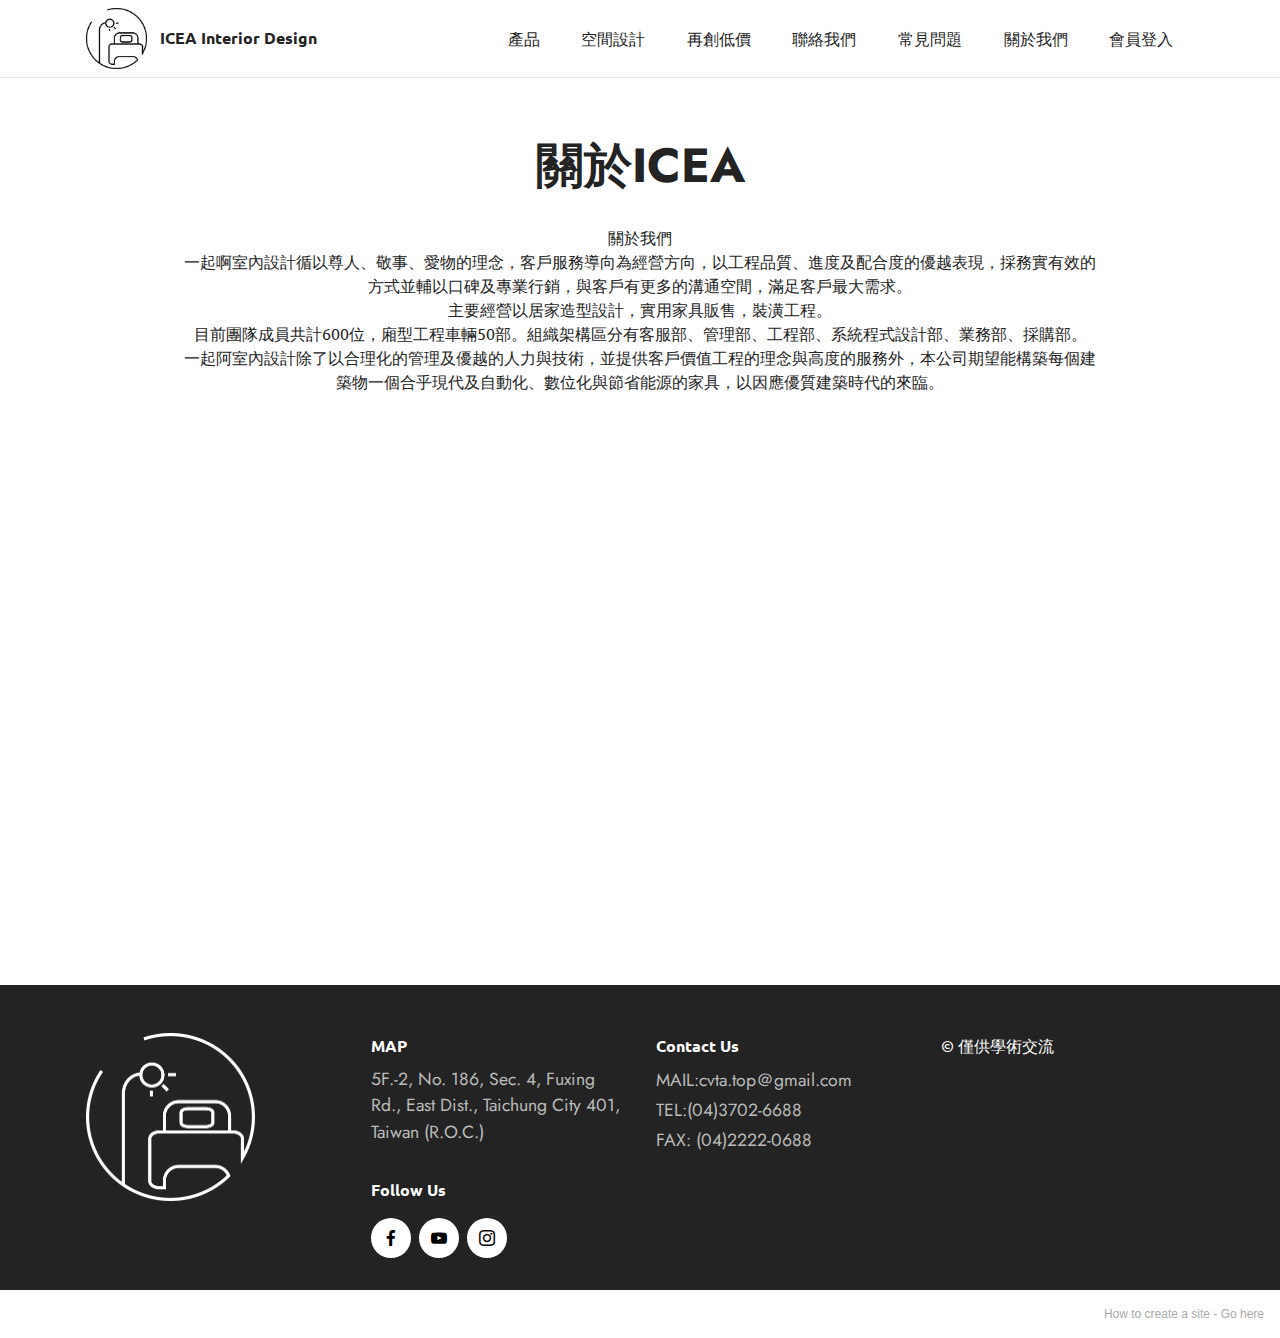
<file: page12.html>
<!DOCTYPE html>
<html  >
<head>
  <!-- Site made with Mobirise Website Builder v5.2.0, https://mobirise.com -->
  <meta charset="UTF-8">
  <meta http-equiv="X-UA-Compatible" content="IE=edge">
  <meta name="generator" content="Mobirise v5.2.0, mobirise.com">
  <meta name="viewport" content="width=device-width, initial-scale=1, minimum-scale=1">
  <link rel="shortcut icon" href="images/logo-128x44.png" type="image/x-icon">
  <meta name="description" content="">
  
  
  <title>Page 12</title>
  <link rel="stylesheet" href="tether/tether.min.css">
  <link rel="stylesheet" href="bootstrap/css/bootstrap.min.css">
  <link rel="stylesheet" href="bootstrap/css/bootstrap-grid.min.css">
  <link rel="stylesheet" href="bootstrap/css/bootstrap-reboot.min.css">
  <link rel="stylesheet" href="dropdown/css/style.css">
  <link rel="stylesheet" href="socicon/css/styles.css">
  <link rel="stylesheet" href="theme/css/style.css">
  <link rel="preload" as="style" href="mobirise/css/mbr-additional.css"><link rel="stylesheet" href="mobirise/css/mbr-additional.css" type="text/css">
  
  
  
  
</head>
<body>
  
  <section class="menu cid-slWQ4gEnOn" once="menu" id="menu1-30">
    
    <nav class="navbar navbar-dropdown navbar-fixed-top navbar-expand-lg">
        <div class="container">
            <div class="navbar-brand">
                <span class="navbar-logo">
                    <a href="index.html">
                        <img src="images/logo4-351x351.png" alt="Mobirise" style="height: 3.8rem;">
                    </a>
                </span>
                <span class="navbar-caption-wrap"><a class="navbar-caption text-black text-primary display-7" href="index.html">ICEA Interior Design</a></span>
            </div>
            <button class="navbar-toggler" type="button" data-toggle="collapse" data-target="#navbarSupportedContent" aria-controls="navbarNavAltMarkup" aria-expanded="false" aria-label="Toggle navigation">
                <div class="hamburger">
                    <span></span>
                    <span></span>
                    <span></span>
                    <span></span>
                </div>
            </button>
            <div class="collapse navbar-collapse" id="navbarSupportedContent">
                <ul class="navbar-nav nav-dropdown nav-right" data-app-modern-menu="true"><li class="nav-item"><a class="nav-link link text-black text-primary display-7" href="page1.html">產品</a></li><li class="nav-item"><a class="nav-link link text-black text-primary display-7" href="page4.html">空間設計</a></li><li class="nav-item"><a class="nav-link link text-black text-primary display-7" href="page5.html">再創低價</a></li><li class="nav-item"><a class="nav-link link text-black text-primary display-7" href="page6.html">聯絡我們</a></li>
                    <li class="nav-item"><a class="nav-link link text-black text-primary display-7" href="page7.html">常見問題</a></li><li class="nav-item"><a class="nav-link link text-black text-primary display-7" href="page12.html">關於我們</a></li><li class="nav-item"><a class="nav-link link text-black text-primary display-7" href="page13.html">會員登入</a></li></ul>
                
                
            </div>
        </div>
    </nav>

</section>

<section class="content4 cid-slWXv55qh3" id="content4-37">
    
    
    <div class="container">
        <div class="row justify-content-center">
            <div class="title col-md-12 col-lg-10">
                <h3 class="mbr-section-title mbr-fonts-style align-center mb-4 display-2">
                    <strong>關於ICEA</strong></h3>
                <h4 class="mbr-section-subtitle align-center mbr-fonts-style mb-4 display-7">關於我們
<div>一起啊室內設計循以尊人、敬事、愛物的理念，客戶服務導向為經營方向，以工程品質、進度及配合度的優越表現，採務實有效的方式並輔以口碑及專業行銷，與客戶有更多的溝通空間，滿足客戶最大需求。
</div><div>
</div><div>主要經營以居家造型設計，實用家具販售，裝潢工程。
</div><div>
</div><div>目前團隊成員共計600位，廂型工程車輛50部。組織架構區分有客服部、管理部、工程部、系統程式設計部、業務部、採購部。
</div><div>
</div><div>一起阿室內設計除了以合理化的管理及優越的人力與技術，並提供客戶價值工程的理念與高度的服務外，本公司期望能構築每個建築物一個合乎現代及自動化、數位化與節省能源的家具，以因應優質建築時代的來臨。</div></h4>
                
            </div>
        </div>
    </div>
</section>

<section class="map2 cid-slX1BG341p" id="map2-38">
    
    
    <div>
        
        <div class="google-map"><iframe frameborder="0" style="border:0" src="https://www.google.com/maps/embed/v1/place?key=AIzaSyCZI5F_k6S1k46ujh0SNrapM89f7mJxd30&amp;q=台中市東區復興路四段186號5樓之2" allowfullscreen=""></iframe></div>
    </div>
</section>

<section class="footer4 cid-slWQ4hn9Q4" once="footers" id="footer4-31">

    
    
    <div class="container">
        <div class="row mbr-white">
            <div class="col-6 col-lg-3">
                <div class="media-wrap col-md-8 col-12">
                    <a href="index.html">
                        <img src="images/logo5-337x337.png" alt="Mobirise">
                    </a>
                </div>
            </div>
            <div class="col-12 col-md-6 col-lg-3">
                <h5 class="mbr-section-subtitle mbr-fonts-style mb-2 display-7"><strong>MAP</strong></h5>
                <p class="mbr-text mbr-fonts-style mb-4 display-4">5F.-2, No. 186, Sec. 4, Fuxing Rd., East Dist., Taichung City 401, Taiwan (R.O.C.)&nbsp;<br></p>
                <h5 class="mbr-section-subtitle mbr-fonts-style mb-3 display-7">
                    <strong>Follow Us</strong>
                </h5>
                <div class="social-row display-7">
                    <div class="soc-item">
                        <a href="https://www.facebook.com/" target="_blank">
                            <span class="mbr-iconfont socicon-facebook socicon"></span>
                        </a>
                    </div>
                    <div class="soc-item">
                        <a href="https://www.youtube.com/" target="_blank">
                            <span class="mbr-iconfont socicon-youtube socicon"></span>
                        </a>
                    </div>
                    <div class="soc-item">
                        <a href="https://www.instagram.com/" target="_blank">
                            <span class="mbr-iconfont socicon-instagram socicon"></span>
                        </a>
                    </div>
                    
                </div>
            </div>
            <div class="col-12 col-md-6 col-lg-3">
                <h5 class="mbr-section-subtitle mbr-fonts-style mb-2 display-7"><strong>Contact Us</strong></h5>
                <ul class="list mbr-fonts-style display-4">
                    <li class="mbr-text item-wrap">MAIL:cvta.top＠gmail.com</li><li class="mbr-text item-wrap">TEL:(04)3702-6688</li><li class="mbr-text item-wrap">FAX: (04)2222-0688</li><li class="mbr-text item-wrap"><br></li><li class="mbr-text item-wrap"><br></li>
                </ul>
            </div>
            <div class="col-12 col-md-6 col-lg-3">
                <h5 class="mbr-section-subtitle mbr-fonts-style mb-2 display-7">© 僅供學術交流</h5>
                <ul class="list mbr-fonts-style display-4">
                    <li class="mbr-text item-wrap"><br></li>
                </ul>
            </div>
            
        </div>
    </div>
</section><section style="background-color: #fff; font-family: -apple-system, BlinkMacSystemFont, 'Segoe UI', 'Roboto', 'Helvetica Neue', Arial, sans-serif; color:#aaa; font-size:12px; padding: 0; align-items: center; display: flex;"><a href="https://mobirise.site/g" style="flex: 1 1; height: 3rem; padding-left: 1rem;"></a><p style="flex: 0 0 auto; margin:0; padding-right:1rem;">How to create a site - <a href="https://mobirise.site/x" style="color:#aaa;">Go here</a></p></section><script src="web/assets/jquery/jquery.min.js"></script>  <script src="popper/popper.min.js"></script>  <script src="tether/tether.min.js"></script>  <script src="bootstrap/js/bootstrap.min.js"></script>  <script src="smoothscroll/smooth-scroll.js"></script>  <script src="dropdown/js/nav-dropdown.js"></script>  <script src="dropdown/js/navbar-dropdown.js"></script>  <script src="touchswipe/jquery.touch-swipe.min.js"></script>  <script src="theme/js/script.js"></script>  
  
  
</body>
</html>
</file>
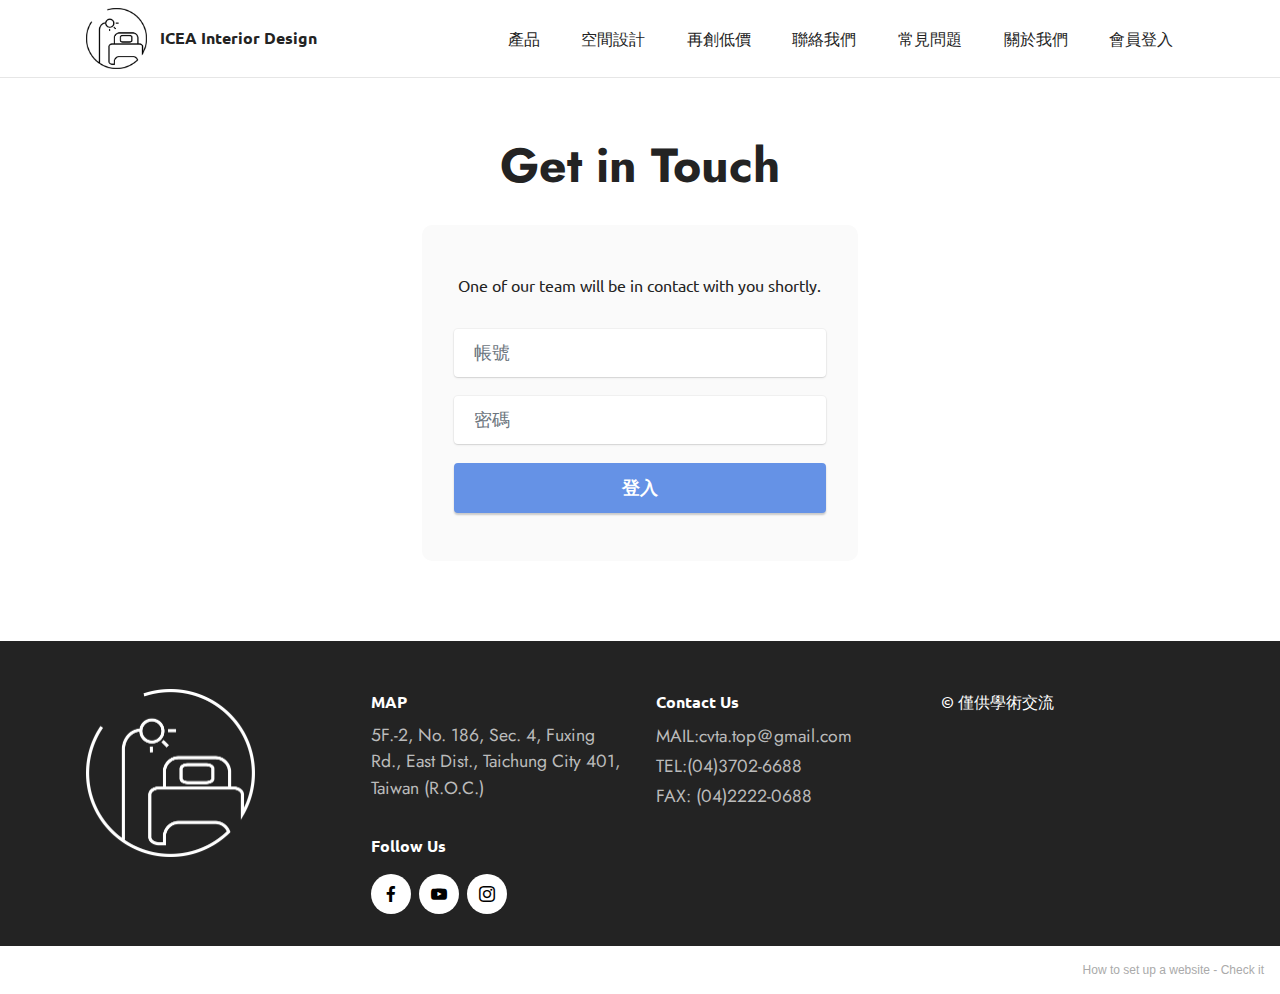
<file: page13.html>
<!DOCTYPE html>
<html  >
<head>
  <!-- Site made with Mobirise Website Builder v5.2.0, https://mobirise.com -->
  <meta charset="UTF-8">
  <meta http-equiv="X-UA-Compatible" content="IE=edge">
  <meta name="generator" content="Mobirise v5.2.0, mobirise.com">
  <meta name="viewport" content="width=device-width, initial-scale=1, minimum-scale=1">
  <link rel="shortcut icon" href="images/logo-128x44.png" type="image/x-icon">
  <meta name="description" content="">
  
  
  <title>Page 13</title>
  <link rel="stylesheet" href="tether/tether.min.css">
  <link rel="stylesheet" href="bootstrap/css/bootstrap.min.css">
  <link rel="stylesheet" href="bootstrap/css/bootstrap-grid.min.css">
  <link rel="stylesheet" href="bootstrap/css/bootstrap-reboot.min.css">
  <link rel="stylesheet" href="formstyler/jquery.formstyler.css">
  <link rel="stylesheet" href="formstyler/jquery.formstyler.theme.css">
  <link rel="stylesheet" href="datepicker/jquery.datetimepicker.min.css">
  <link rel="stylesheet" href="dropdown/css/style.css">
  <link rel="stylesheet" href="socicon/css/styles.css">
  <link rel="stylesheet" href="theme/css/style.css">
  <link rel="preload" as="style" href="mobirise/css/mbr-additional.css"><link rel="stylesheet" href="mobirise/css/mbr-additional.css" type="text/css">
  
  
  
  
</head>
<body>
  
  <section class="menu cid-slWQ6uCZpm" once="menu" id="menu1-33">
    
    <nav class="navbar navbar-dropdown navbar-fixed-top navbar-expand-lg">
        <div class="container">
            <div class="navbar-brand">
                <span class="navbar-logo">
                    <a href="index.html">
                        <img src="images/logo4-351x351.png" alt="Mobirise" style="height: 3.8rem;">
                    </a>
                </span>
                <span class="navbar-caption-wrap"><a class="navbar-caption text-black text-primary display-7" href="index.html">ICEA Interior Design</a></span>
            </div>
            <button class="navbar-toggler" type="button" data-toggle="collapse" data-target="#navbarSupportedContent" aria-controls="navbarNavAltMarkup" aria-expanded="false" aria-label="Toggle navigation">
                <div class="hamburger">
                    <span></span>
                    <span></span>
                    <span></span>
                    <span></span>
                </div>
            </button>
            <div class="collapse navbar-collapse" id="navbarSupportedContent">
                <ul class="navbar-nav nav-dropdown nav-right" data-app-modern-menu="true"><li class="nav-item"><a class="nav-link link text-black text-primary display-7" href="page1.html">產品</a></li><li class="nav-item"><a class="nav-link link text-black text-primary display-7" href="page4.html">空間設計</a></li><li class="nav-item"><a class="nav-link link text-black text-primary display-7" href="page5.html">再創低價</a></li><li class="nav-item"><a class="nav-link link text-black text-primary display-7" href="page6.html">聯絡我們</a></li>
                    <li class="nav-item"><a class="nav-link link text-black text-primary display-7" href="page7.html">常見問題</a></li><li class="nav-item"><a class="nav-link link text-black text-primary display-7" href="page12.html">關於我們</a></li><li class="nav-item"><a class="nav-link link text-black text-primary display-7" href="page13.html">會員登入</a></li></ul>
                
                
            </div>
        </div>
    </nav>

</section>

<section class="form7 cid-slWWIBxMHj" id="form7-36">
    
    
    <div class="container">
        <div class="mbr-section-head">
            <h3 class="mbr-section-title mbr-fonts-style align-center mb-0 display-2">
                <strong>Get in Touch</strong>
            </h3>
            
        </div>
        <div class="row justify-content-center mt-4">
            <div class="col-lg-8 mx-auto mbr-form" data-form-type="formoid">
                <form action="https://mobirise.eu/" method="POST" class="mbr-form form-with-styler mx-auto" data-form-title="Form Name"><input type="hidden" name="email" data-form-email="true" value="vCuDdKKFhcc4AFOglYRAwzfCpmShQY+fQrOcsPDJc5SuzQuXtN1Sph3AjSjyIWuiWDXZ44gOwHjN7r0i2mtjEKNBt0sTGEHy/P/AMUwrFWgfv0Tra9IipsqX4t0hhmZc">
                    <p class="mbr-text mbr-fonts-style align-center mb-4 display-7">
                        One of our team will be in contact with you shortly.
                    </p>
                    <div class="">
                        <div hidden="hidden" data-form-alert="" class="alert alert-success col-12">Thanks for filling
                            out the form!</div>
                        <div hidden="hidden" data-form-alert-danger="" class="alert alert-danger col-12">Oops...! some
                            problem!</div>
                    </div>
                    <div class="dragArea row">
                        <div class="col-lg-12 col-md-12 col-sm-12 form-group" data-for="name">
                            <input type="text" name="name" placeholder="帳號" data-form-field="name" class="form-control" value="" id="name-form7-36">
                        </div>
                        <div class="col-lg-12 col-md-12 col-sm-12 form-group" data-for="email">
                            <input type="email" name="email" placeholder="密碼" data-form-field="email" class="form-control" value="" id="email-form7-36">
                        </div>
                        
                        <div class="col-auto mbr-section-btn align-center"><button type="submit" class="btn btn-primary display-4">登入</button></div>
                    </div>
                </form>
            </div>
        </div>
    </div>
</section>

<section class="footer4 cid-slWQ6vhRKW" once="footers" id="footer4-34">

    
    
    <div class="container">
        <div class="row mbr-white">
            <div class="col-6 col-lg-3">
                <div class="media-wrap col-md-8 col-12">
                    <a href="index.html">
                        <img src="images/logo5-337x337.png" alt="Mobirise">
                    </a>
                </div>
            </div>
            <div class="col-12 col-md-6 col-lg-3">
                <h5 class="mbr-section-subtitle mbr-fonts-style mb-2 display-7"><strong>MAP</strong></h5>
                <p class="mbr-text mbr-fonts-style mb-4 display-4">5F.-2, No. 186, Sec. 4, Fuxing Rd., East Dist., Taichung City 401, Taiwan (R.O.C.)&nbsp;<br></p>
                <h5 class="mbr-section-subtitle mbr-fonts-style mb-3 display-7">
                    <strong>Follow Us</strong>
                </h5>
                <div class="social-row display-7">
                    <div class="soc-item">
                        <a href="https://www.facebook.com/" target="_blank">
                            <span class="mbr-iconfont socicon-facebook socicon"></span>
                        </a>
                    </div>
                    <div class="soc-item">
                        <a href="https://www.youtube.com/" target="_blank">
                            <span class="mbr-iconfont socicon-youtube socicon"></span>
                        </a>
                    </div>
                    <div class="soc-item">
                        <a href="https://www.instagram.com/" target="_blank">
                            <span class="mbr-iconfont socicon-instagram socicon"></span>
                        </a>
                    </div>
                    
                </div>
            </div>
            <div class="col-12 col-md-6 col-lg-3">
                <h5 class="mbr-section-subtitle mbr-fonts-style mb-2 display-7"><strong>Contact Us</strong></h5>
                <ul class="list mbr-fonts-style display-4">
                    <li class="mbr-text item-wrap">MAIL:cvta.top＠gmail.com</li><li class="mbr-text item-wrap">TEL:(04)3702-6688</li><li class="mbr-text item-wrap">FAX: (04)2222-0688</li><li class="mbr-text item-wrap"><br></li><li class="mbr-text item-wrap"><br></li>
                </ul>
            </div>
            <div class="col-12 col-md-6 col-lg-3">
                <h5 class="mbr-section-subtitle mbr-fonts-style mb-2 display-7">© 僅供學術交流</h5>
                <ul class="list mbr-fonts-style display-4">
                    <li class="mbr-text item-wrap"><br></li>
                </ul>
            </div>
            
        </div>
    </div>
</section><section style="background-color: #fff; font-family: -apple-system, BlinkMacSystemFont, 'Segoe UI', 'Roboto', 'Helvetica Neue', Arial, sans-serif; color:#aaa; font-size:12px; padding: 0; align-items: center; display: flex;"><a href="https://mobirise.site/u" style="flex: 1 1; height: 3rem; padding-left: 1rem;"></a><p style="flex: 0 0 auto; margin:0; padding-right:1rem;">How to set up a website - <a href="https://mobirise.site/x" style="color:#aaa;">Check it</a></p></section><script src="web/assets/jquery/jquery.min.js"></script>  <script src="popper/popper.min.js"></script>  <script src="tether/tether.min.js"></script>  <script src="bootstrap/js/bootstrap.min.js"></script>  <script src="smoothscroll/smooth-scroll.js"></script>  <script src="formstyler/jquery.formstyler.js"></script>  <script src="formstyler/jquery.formstyler.min.js"></script>  <script src="datepicker/jquery.datetimepicker.full.js"></script>  <script src="dropdown/js/nav-dropdown.js"></script>  <script src="dropdown/js/navbar-dropdown.js"></script>  <script src="touchswipe/jquery.touch-swipe.min.js"></script>  <script src="theme/js/script.js"></script>  <script src="formoid/formoid.min.js"></script>  
  
  
</body>
</html>
</file>
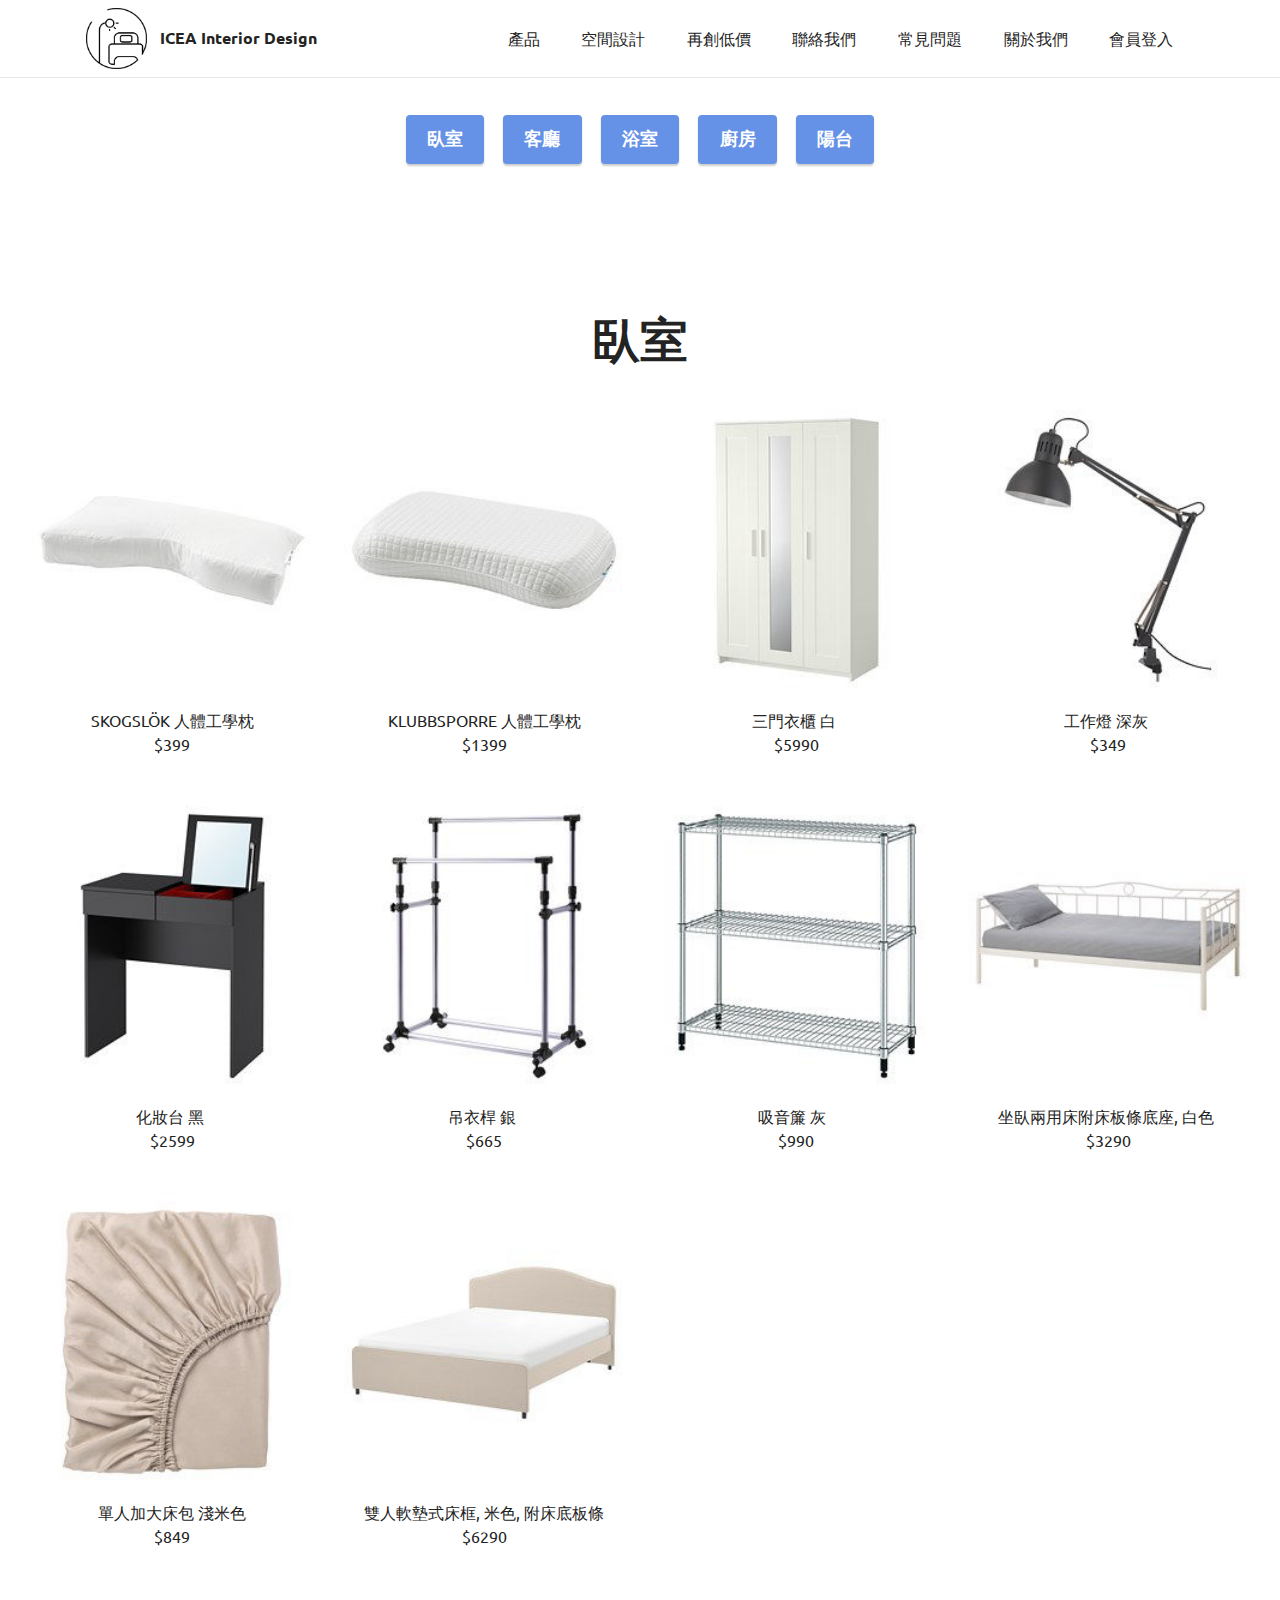
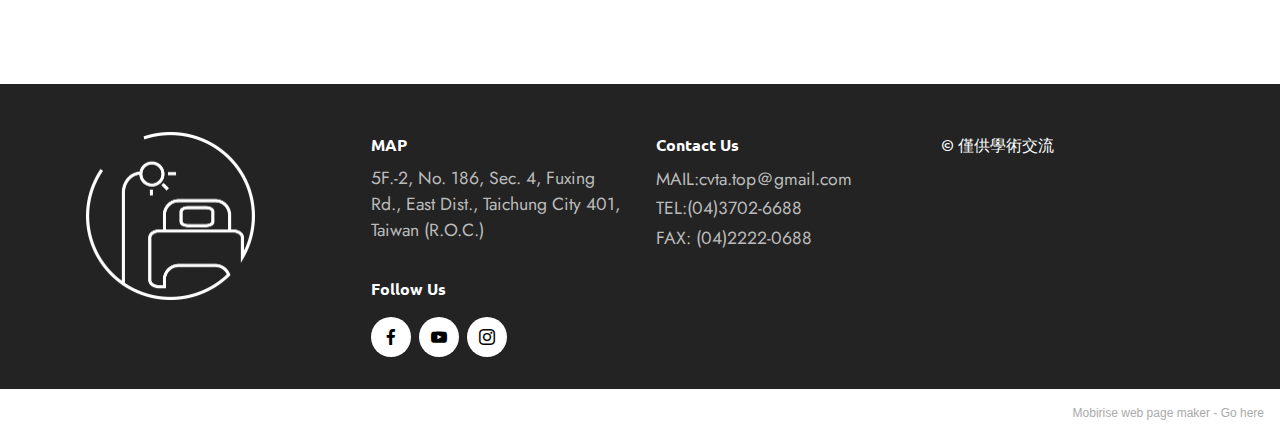
<file: page3.html>
<!DOCTYPE html>
<html  >
<head>
  <!-- Site made with Mobirise Website Builder v5.2.0, https://mobirise.com -->
  <meta charset="UTF-8">
  <meta http-equiv="X-UA-Compatible" content="IE=edge">
  <meta name="generator" content="Mobirise v5.2.0, mobirise.com">
  <meta name="viewport" content="width=device-width, initial-scale=1, minimum-scale=1">
  <link rel="shortcut icon" href="images/logo-128x44.png" type="image/x-icon">
  <meta name="description" content="">
  
  
  <title>Page 1-2</title>
  <link rel="stylesheet" href="web/assets/mobirise-icons2/mobirise2.css">
  <link rel="stylesheet" href="tether/tether.min.css">
  <link rel="stylesheet" href="bootstrap/css/bootstrap.min.css">
  <link rel="stylesheet" href="bootstrap/css/bootstrap-grid.min.css">
  <link rel="stylesheet" href="bootstrap/css/bootstrap-reboot.min.css">
  <link rel="stylesheet" href="dropdown/css/style.css">
  <link rel="stylesheet" href="socicon/css/styles.css">
  <link rel="stylesheet" href="theme/css/style.css">
  <link rel="preload" as="style" href="mobirise/css/mbr-additional.css"><link rel="stylesheet" href="mobirise/css/mbr-additional.css" type="text/css">
  
  
  
  
</head>
<body>
  
  <section class="menu cid-slQZLy0V3O" once="menu" id="menu1-17">
    
    <nav class="navbar navbar-dropdown navbar-fixed-top navbar-expand-lg">
        <div class="container">
            <div class="navbar-brand">
                <span class="navbar-logo">
                    <a href="index.html">
                        <img src="images/logo4-351x351.png" alt="Mobirise" style="height: 3.8rem;">
                    </a>
                </span>
                <span class="navbar-caption-wrap"><a class="navbar-caption text-black text-primary display-7" href="index.html">ICEA Interior Design</a></span>
            </div>
            <button class="navbar-toggler" type="button" data-toggle="collapse" data-target="#navbarSupportedContent" aria-controls="navbarNavAltMarkup" aria-expanded="false" aria-label="Toggle navigation">
                <div class="hamburger">
                    <span></span>
                    <span></span>
                    <span></span>
                    <span></span>
                </div>
            </button>
            <div class="collapse navbar-collapse" id="navbarSupportedContent">
                <ul class="navbar-nav nav-dropdown nav-right" data-app-modern-menu="true"><li class="nav-item"><a class="nav-link link text-black text-primary display-7" href="page1.html">產品</a></li><li class="nav-item"><a class="nav-link link text-black text-primary display-7" href="page4.html">空間設計</a></li><li class="nav-item"><a class="nav-link link text-black text-primary display-7" href="page5.html">再創低價</a></li><li class="nav-item"><a class="nav-link link text-black text-primary display-7" href="page6.html">聯絡我們</a></li>
                    <li class="nav-item"><a class="nav-link link text-black text-primary display-7" href="page7.html">常見問題</a></li><li class="nav-item"><a class="nav-link link text-black text-primary display-7" href="page12.html">關於我們</a></li><li class="nav-item"><a class="nav-link link text-black text-primary display-7" href="page13.html">會員登入</a></li></ul>
                
                
            </div>
        </div>
    </nav>

</section>

<section class="mbr-section content8 cid-slR38beC71" id="content8-1h">

    

    <div class="container">
        <div class="media-container-row title">
            <div class="col-12 col-md-8">
                <div class="mbr-section-btn align-center"><a class="btn btn-primary display-4" href="page3.html">臥室</a> <a class="btn btn-primary display-4" href="page8.html">客廳</a> <a class="btn btn-primary display-4" href="page9.html">浴室</a>
                    <a class="btn btn-primary display-4" href="page10.html">廚房</a> <a class="btn btn-primary display-4" href="page11.html">陽台</a></div>
            </div>
        </div>
    </div>
</section>

<section class="gallery5 mbr-gallery cid-slQZTLEKG7" id="gallery5-19">
    

    

    <div class="container-fluid">
        <div class="mbr-section-head">
            <h3 class="mbr-section-title mbr-fonts-style align-center m-0 display-2"><strong>臥室</strong></h3>
            <h4 class="mbr-section-subtitle mbr-fonts-style align-center mb-0 mt-2 display-5"></h4>
        </div>
        <div class="row mbr-gallery mt-4">
            <div class="col-12 col-md-6 col-lg-3 item gallery-image">
                <div class="item-wrapper" data-toggle="modal" data-target="#slXhAKEka9-modal">
                    <img class="w-100" src="images/-399-250x250.jpg" alt="" data-slide-to="0" data-target="#lb-slXhAKEka9">
                    <div class="icon-wrapper">
                        <span class="mobi-mbri mobi-mbri-search mbr-iconfont mbr-iconfont-btn"></span>
                    </div>
                </div>
                <h6 class="mbr-item-subtitle mbr-fonts-style align-center mb-2 mt-2 display-7">SKOGSLÖK 人體工學枕<br>$399</h6>
            </div>
            <div class="col-12 col-md-6 col-lg-3 item gallery-image">
                <div class="item-wrapper" data-toggle="modal" data-target="#slXhAKEka9-modal">
                    <img class="w-100" src="images/-1399-250x250.jpg" alt="" data-slide-to="1" data-target="#lb-slXhAKEka9">
                    <div class="icon-wrapper">
                        <span class="mobi-mbri mobi-mbri-search mbr-iconfont mbr-iconfont-btn"></span>
                    </div>
                </div>
                <h6 class="mbr-item-subtitle mbr-fonts-style align-center mb-2 mt-2 display-7">KLUBBSPORRE 人體工學枕<br>$1399</h6>
            </div>
            <div class="col-12 col-md-6 col-lg-3 item gallery-image">
                <div class="item-wrapper" data-toggle="modal" data-target="#slXhAKEka9-modal">
                    <img class="w-100" src="images/-5990-250x250.jpg" alt="" data-slide-to="2" data-target="#lb-slXhAKEka9">
                    <div class="icon-wrapper">
                        <span class="mobi-mbri mobi-mbri-search mbr-iconfont mbr-iconfont-btn"></span>
                    </div>
                </div>
                <h6 class="mbr-item-subtitle mbr-fonts-style align-center mb-2 mt-2 display-7">三門衣櫃 白&nbsp;<br>$5990</h6>
            </div>
            <div class="col-12 col-md-6 col-lg-3 item gallery-image">
                <div class="item-wrapper" data-toggle="modal" data-target="#slXhAKEka9-modal">
                    <img class="w-100" src="images/-349-250x250.jpg" alt="" data-slide-to="3" data-target="#lb-slXhAKEka9">
                    <div class="icon-wrapper">
                        <span class="mobi-mbri mobi-mbri-search mbr-iconfont mbr-iconfont-btn"></span>
                    </div>
                </div>
                <h6 class="mbr-item-subtitle mbr-fonts-style align-center mb-2 mt-2 display-7">工作燈 深灰&nbsp;<br>$349</h6>
            </div><div class="col-12 col-md-6 col-lg-3 item gallery-image">
                <div class="item-wrapper" data-toggle="modal" data-target="#slXhAKEka9-modal">
                    <img class="w-100" src="images/-2599-250x250.jpg" alt="" data-slide-to="4" data-target="#lb-slXhAKEka9">
                    <div class="icon-wrapper">
                        <span class="mobi-mbri mobi-mbri-search mbr-iconfont mbr-iconfont-btn"></span>
                    </div>
                </div>
                <h6 class="mbr-item-subtitle mbr-fonts-style align-center mb-2 mt-2 display-7">化妝台 黑&nbsp;<br>$2599</h6>
            </div><div class="col-12 col-md-6 col-lg-3 item gallery-image">
                <div class="item-wrapper" data-toggle="modal" data-target="#slXhAKEka9-modal">
                    <img class="w-100" src="images/-665-250x250.jpg" alt="" data-slide-to="5" data-target="#lb-slXhAKEka9">
                    <div class="icon-wrapper">
                        <span class="mobi-mbri mobi-mbri-search mbr-iconfont mbr-iconfont-btn"></span>
                    </div>
                </div>
                <h6 class="mbr-item-subtitle mbr-fonts-style align-center mb-2 mt-2 display-7">吊衣桿 銀&nbsp;<br>$665</h6>
            </div><div class="col-12 col-md-6 col-lg-3 item gallery-image">
                <div class="item-wrapper" data-toggle="modal" data-target="#slXhAKEka9-modal">
                    <img class="w-100" src="images/-990-250x250.jpg" alt="" data-slide-to="6" data-target="#lb-slXhAKEka9">
                    <div class="icon-wrapper">
                        <span class="mobi-mbri mobi-mbri-search mbr-iconfont mbr-iconfont-btn"></span>
                    </div>
                </div>
                <h6 class="mbr-item-subtitle mbr-fonts-style align-center mb-2 mt-2 display-7">吸音簾 灰&nbsp;&nbsp;<br>$990</h6>
            </div><div class="col-12 col-md-6 col-lg-3 item gallery-image">
                <div class="item-wrapper" data-toggle="modal" data-target="#slXhAKEka9-modal">
                    <img class="w-100" src="images/-3290-250x250.jpg" alt="" data-slide-to="7" data-target="#lb-slXhAKEka9">
                    <div class="icon-wrapper">
                        <span class="mobi-mbri mobi-mbri-search mbr-iconfont mbr-iconfont-btn"></span>
                    </div>
                </div>
                <h6 class="mbr-item-subtitle mbr-fonts-style align-center mb-2 mt-2 display-7">坐臥兩用床附床板條底座, 白色&nbsp;<br>$3290</h6>
            </div><div class="col-12 col-md-6 col-lg-3 item gallery-image">
                <div class="item-wrapper" data-toggle="modal" data-target="#slXhAKEka9-modal">
                    <img class="w-100" src="images/-849-250x250.jpg" alt="" data-slide-to="8" data-target="#lb-slXhAKEka9">
                    <div class="icon-wrapper">
                        <span class="mobi-mbri mobi-mbri-search mbr-iconfont mbr-iconfont-btn"></span>
                    </div>
                </div>
                <h6 class="mbr-item-subtitle mbr-fonts-style align-center mb-2 mt-2 display-7">單人加大床包 淺米色<br>$849</h6>
            </div><div class="col-12 col-md-6 col-lg-3 item gallery-image">
                <div class="item-wrapper" data-toggle="modal" data-target="#slXhAKEka9-modal">
                    <img class="w-100" src="images/-6290-250x250.jpg" alt="" data-slide-to="9" data-target="#lb-slXhAKEka9">
                    <div class="icon-wrapper">
                        <span class="mobi-mbri mobi-mbri-search mbr-iconfont mbr-iconfont-btn"></span>
                    </div>
                </div>
                <h6 class="mbr-item-subtitle mbr-fonts-style align-center mb-2 mt-2 display-7">雙人軟墊式床框, 米色, 附床底板條<br>$6290</h6>
            </div>
        </div>

        <div class="modal mbr-slider" tabindex="-1" role="dialog" aria-hidden="true" id="slXhAKEka9-modal">
            <div class="modal-dialog" role="document">
                <div class="modal-content">
                    <div class="modal-body">
                        <div class="carousel slide" id="lb-slXhAKEka9" data-interval="5000">
                            <div class="carousel-inner">
                                <div class="carousel-item active">
                                    <img class="d-block w-100" src="images/-399-250x250.jpg" alt="">
                                </div>
                                <div class="carousel-item">
                                    <img class="d-block w-100" src="images/-1399-250x250.jpg" alt="">
                                </div>
                                <div class="carousel-item">
                                    <img class="d-block w-100" src="images/-5990-250x250.jpg" alt="">
                                </div>
                                <div class="carousel-item">
                                    <img class="d-block w-100" src="images/-349-250x250.jpg" alt="">
                                </div><div class="carousel-item">
                                    <img class="d-block w-100" src="images/-2599-250x250.jpg" alt="">
                                </div><div class="carousel-item">
                                    <img class="d-block w-100" src="images/-665-250x250.jpg" alt="">
                                </div><div class="carousel-item">
                                    <img class="d-block w-100" src="images/-990-250x250.jpg" alt="">
                                </div><div class="carousel-item">
                                    <img class="d-block w-100" src="images/-3290-250x250.jpg" alt="">
                                </div><div class="carousel-item">
                                    <img class="d-block w-100" src="images/-849-250x250.jpg" alt="">
                                </div><div class="carousel-item">
                                    <img class="d-block w-100" src="images/-6290-250x250.jpg" alt="">
                                </div>
                            </div>
                            <ol class="carousel-indicators">
                                <li data-slide-to="0" class="active" data-target="#lb-slXhAKEka9"></li>
                                <li data-slide-to="1" data-target="#lb-slXhAKEka9"></li>
                                <li data-slide-to="2" data-target="#lb-slXhAKEka9"></li>
                                <li data-slide-to="3" data-target="#lb-slXhAKEka9"></li><li data-slide-to="4" data-target="#lb-slXhAKEka9"></li><li data-slide-to="5" data-target="#lb-slXhAKEka9"></li><li data-slide-to="6" data-target="#lb-slXhAKEka9"></li><li data-slide-to="7" data-target="#lb-slXhAKEka9"></li><li data-slide-to="8" data-target="#lb-slXhAKEka9"></li><li data-slide-to="9" data-target="#lb-slXhAKEka9"></li>
                            </ol>
                            <a role="button" href="" class="close" data-dismiss="modal" aria-label="Close">
                            </a>
                            <a class="carousel-control-prev carousel-control" role="button" data-slide="prev" href="#lb-slXhAKEka9">
                                <span class="mobi-mbri mobi-mbri-arrow-prev" aria-hidden="true"></span>
                                <span class="sr-only">Previous</span>
                            </a>
                            <a class="carousel-control-next carousel-control" role="button" data-slide="next" href="#lb-slXhAKEka9">
                                <span class="mobi-mbri mobi-mbri-arrow-next" aria-hidden="true"></span>
                                <span class="sr-only">Next</span>
                            </a>
                        </div>
                    </div>
                </div>
            </div>
        </div>
    </div>
</section>

<section class="footer4 cid-slQZLytJnS" once="footers" id="footer4-18">

    
    
    <div class="container">
        <div class="row mbr-white">
            <div class="col-6 col-lg-3">
                <div class="media-wrap col-md-8 col-12">
                    <a href="index.html">
                        <img src="images/logo5-337x337.png" alt="Mobirise">
                    </a>
                </div>
            </div>
            <div class="col-12 col-md-6 col-lg-3">
                <h5 class="mbr-section-subtitle mbr-fonts-style mb-2 display-7"><strong>MAP</strong></h5>
                <p class="mbr-text mbr-fonts-style mb-4 display-4">5F.-2, No. 186, Sec. 4, Fuxing Rd., East Dist., Taichung City 401, Taiwan (R.O.C.)&nbsp;<br></p>
                <h5 class="mbr-section-subtitle mbr-fonts-style mb-3 display-7">
                    <strong>Follow Us</strong>
                </h5>
                <div class="social-row display-7">
                    <div class="soc-item">
                        <a href="https://www.facebook.com/" target="_blank">
                            <span class="mbr-iconfont socicon-facebook socicon"></span>
                        </a>
                    </div>
                    <div class="soc-item">
                        <a href="https://www.youtube.com/" target="_blank">
                            <span class="mbr-iconfont socicon-youtube socicon"></span>
                        </a>
                    </div>
                    <div class="soc-item">
                        <a href="https://www.instagram.com/" target="_blank">
                            <span class="mbr-iconfont socicon-instagram socicon"></span>
                        </a>
                    </div>
                    
                </div>
            </div>
            <div class="col-12 col-md-6 col-lg-3">
                <h5 class="mbr-section-subtitle mbr-fonts-style mb-2 display-7"><strong>Contact Us</strong></h5>
                <ul class="list mbr-fonts-style display-4">
                    <li class="mbr-text item-wrap">MAIL:cvta.top＠gmail.com</li><li class="mbr-text item-wrap">TEL:(04)3702-6688</li><li class="mbr-text item-wrap">FAX: (04)2222-0688</li><li class="mbr-text item-wrap"><br></li><li class="mbr-text item-wrap"><br></li>
                </ul>
            </div>
            <div class="col-12 col-md-6 col-lg-3">
                <h5 class="mbr-section-subtitle mbr-fonts-style mb-2 display-7">© 僅供學術交流</h5>
                <ul class="list mbr-fonts-style display-4">
                    <li class="mbr-text item-wrap"><br></li>
                </ul>
            </div>
            
        </div>
    </div>
</section><section style="background-color: #fff; font-family: -apple-system, BlinkMacSystemFont, 'Segoe UI', 'Roboto', 'Helvetica Neue', Arial, sans-serif; color:#aaa; font-size:12px; padding: 0; align-items: center; display: flex;"><a href="https://mobirise.site/m" style="flex: 1 1; height: 3rem; padding-left: 1rem;"></a><p style="flex: 0 0 auto; margin:0; padding-right:1rem;">Mobirise web page maker - <a href="https://mobirise.site/o" style="color:#aaa;">Go here</a></p></section><script src="web/assets/jquery/jquery.min.js"></script>  <script src="popper/popper.min.js"></script>  <script src="tether/tether.min.js"></script>  <script src="bootstrap/js/bootstrap.min.js"></script>  <script src="smoothscroll/smooth-scroll.js"></script>  <script src="dropdown/js/nav-dropdown.js"></script>  <script src="dropdown/js/navbar-dropdown.js"></script>  <script src="touchswipe/jquery.touch-swipe.min.js"></script>  <script src="theme/js/script.js"></script>  
  
  
</body>
</html>
</file>
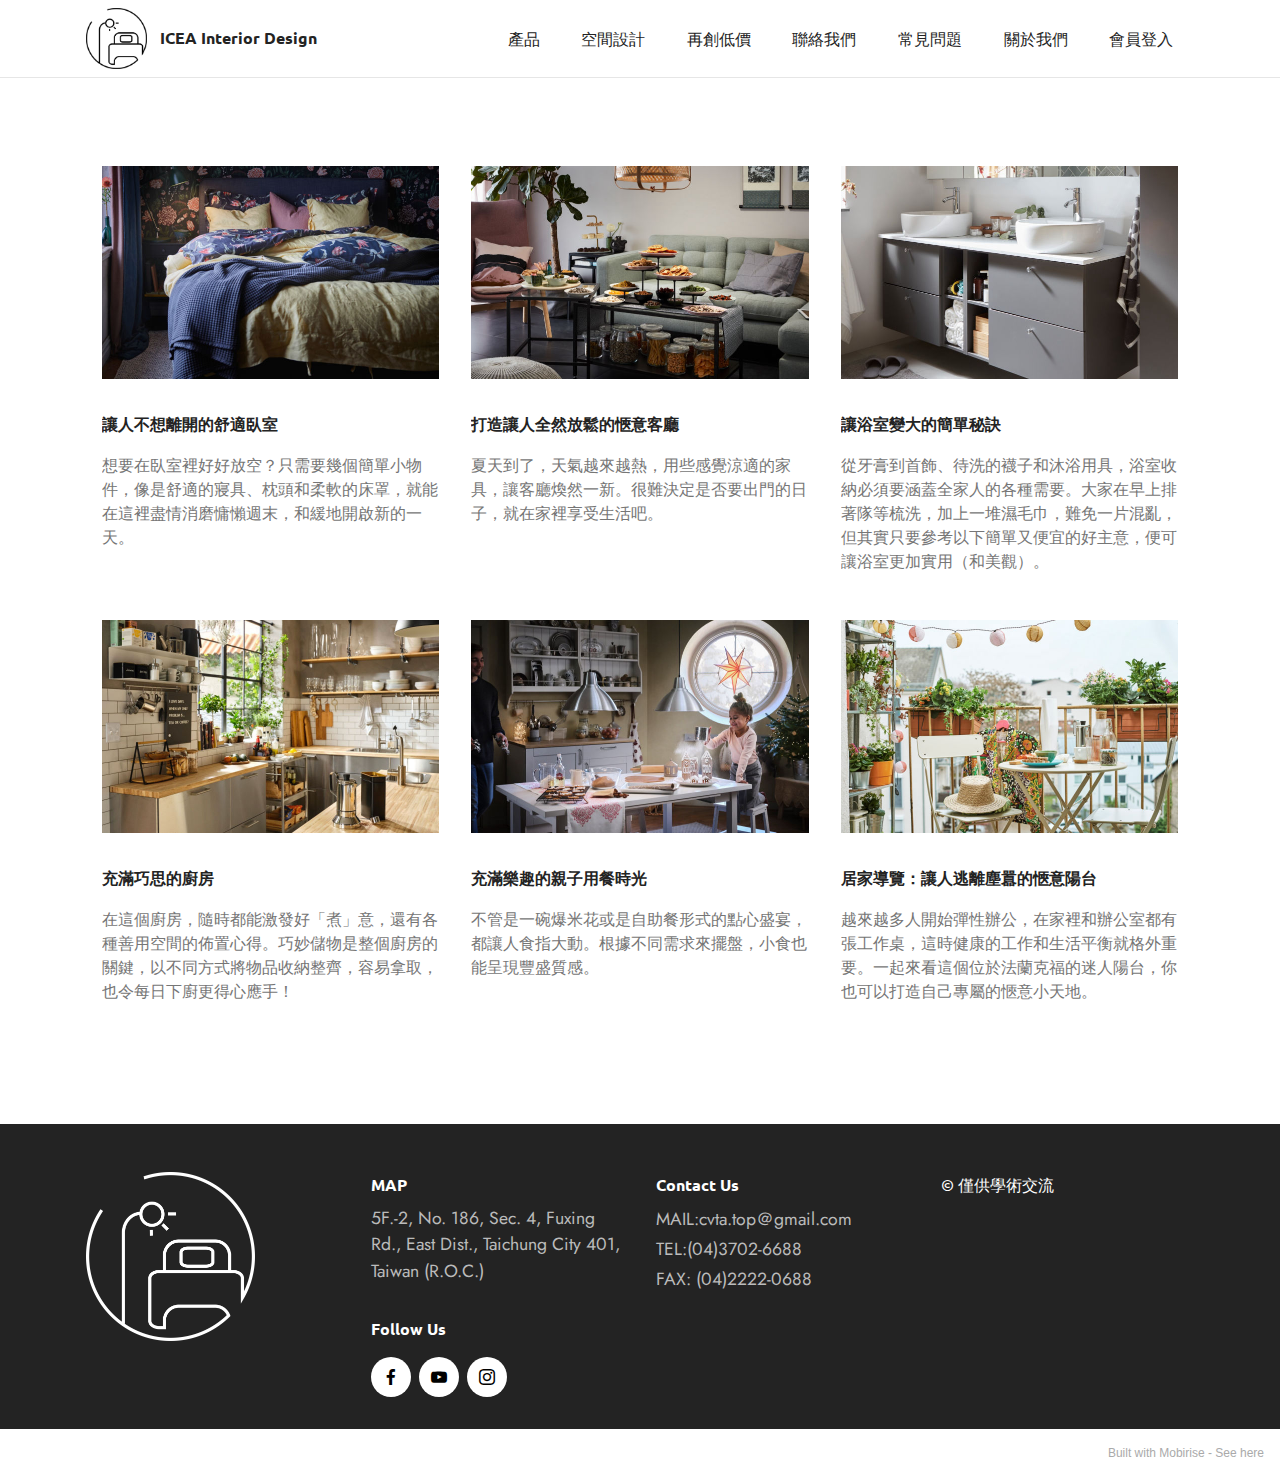
<file: page4.html>
<!DOCTYPE html>
<html  >
<head>
  <!-- Site made with Mobirise Website Builder v5.2.0, https://mobirise.com -->
  <meta charset="UTF-8">
  <meta http-equiv="X-UA-Compatible" content="IE=edge">
  <meta name="generator" content="Mobirise v5.2.0, mobirise.com">
  <meta name="viewport" content="width=device-width, initial-scale=1, minimum-scale=1">
  <link rel="shortcut icon" href="images/logo-128x44.png" type="image/x-icon">
  <meta name="description" content="">
  
  
  <title>Page 4</title>
  <link rel="stylesheet" href="tether/tether.min.css">
  <link rel="stylesheet" href="bootstrap/css/bootstrap.min.css">
  <link rel="stylesheet" href="bootstrap/css/bootstrap-grid.min.css">
  <link rel="stylesheet" href="bootstrap/css/bootstrap-reboot.min.css">
  <link rel="stylesheet" href="dropdown/css/style.css">
  <link rel="stylesheet" href="socicon/css/styles.css">
  <link rel="stylesheet" href="theme/css/style.css">
  <link rel="preload" as="style" href="mobirise/css/mbr-additional.css"><link rel="stylesheet" href="mobirise/css/mbr-additional.css" type="text/css">
  
  
  
  
</head>
<body>
  
  <section class="menu cid-slQZLy0V3O" once="menu" id="menu1-1l">
    
    <nav class="navbar navbar-dropdown navbar-fixed-top navbar-expand-lg">
        <div class="container">
            <div class="navbar-brand">
                <span class="navbar-logo">
                    <a href="index.html">
                        <img src="images/logo4-351x351.png" alt="Mobirise" style="height: 3.8rem;">
                    </a>
                </span>
                <span class="navbar-caption-wrap"><a class="navbar-caption text-black text-primary display-7" href="index.html">ICEA Interior Design</a></span>
            </div>
            <button class="navbar-toggler" type="button" data-toggle="collapse" data-target="#navbarSupportedContent" aria-controls="navbarNavAltMarkup" aria-expanded="false" aria-label="Toggle navigation">
                <div class="hamburger">
                    <span></span>
                    <span></span>
                    <span></span>
                    <span></span>
                </div>
            </button>
            <div class="collapse navbar-collapse" id="navbarSupportedContent">
                <ul class="navbar-nav nav-dropdown nav-right" data-app-modern-menu="true"><li class="nav-item"><a class="nav-link link text-black text-primary display-7" href="page1.html">產品</a></li><li class="nav-item"><a class="nav-link link text-black text-primary display-7" href="page4.html">空間設計</a></li><li class="nav-item"><a class="nav-link link text-black text-primary display-7" href="page5.html">再創低價</a></li><li class="nav-item"><a class="nav-link link text-black text-primary display-7" href="page6.html">聯絡我們</a></li>
                    <li class="nav-item"><a class="nav-link link text-black text-primary display-7" href="page7.html">常見問題</a></li><li class="nav-item"><a class="nav-link link text-black text-primary display-7" href="page12.html">關於我們</a></li><li class="nav-item"><a class="nav-link link text-black text-primary display-7" href="page13.html">會員登入</a></li></ul>
                
                
            </div>
        </div>
    </nav>

</section>

<section class="features2 cid-slR3NjGY7B" id="features2-1n">

    

    
    
    <div class="container">
        <div class="media-container-row">
            <div class="card p-3 col-12 col-md-6 col-lg-4">
                <div class="card-wrapper">
                    <div class="card-img">
                        <img src="images/page-zh-tw-1598496237732499200-674x426.jpg" alt="Mobirise">
                    </div>
                    <div class="card-box">
                        <h4 class="card-title pb-3 mbr-fonts-style display-7"><strong>
                            讓人不想離開的舒適臥室</strong></h4>
                        <p class="mbr-text mbr-fonts-style display-7">想要在臥室裡好好放空？只需要幾個簡單小物件，像是舒適的寢具、枕頭和柔軟的床罩，就能在這裡盡情消磨慵懶週末，和緩地開啟新的一天。</p>
                    </div>
                </div>
            </div>

            <div class="card p-3 col-12 col-md-6 col-lg-4">
                <div class="card-wrapper">
                    <div class="card-img">
                        <img src="images/page-prev-im-15603937730-674x426.jpg" alt="Mobirise">
                    </div>
                    <div class="card-box ">
                        <h4 class="card-title pb-3 mbr-fonts-style display-7"><strong>
                            打造讓人全然放鬆的愜意客廳
                        </strong></h4>
                        <p class="mbr-text mbr-fonts-style display-7">夏天到了，天氣越來越熱，用些感覺涼適的家具，讓客廳煥然一新。很難決定是否要出門的日子，就在家裡享受生活吧。</p>
                    </div>
                </div>
            </div>

            <div class="card p-3 col-12 col-md-6 col-lg-4">
                <div class="card-wrapper">
                    <div class="card-img">
                        <img src="images/page-zh-tw-15963455670-674x425.jpg" alt="Mobirise">
                    </div>
                    <div class="card-box">
                        <h4 class="card-title pb-3 mbr-fonts-style display-7"><strong>
                            讓浴室變大的簡單秘訣
                        </strong></h4>
                        <p class="mbr-text mbr-fonts-style display-7">從牙膏到首飾、待洗的襪子和沐浴用具，浴室收納必須要涵蓋全家人的各種需要。大家在早上排著隊等梳洗，加上一堆濕毛巾，難免一片混亂，但其實只要參考以下簡單又便宜的好主意，便可讓浴室更加實用（和美觀）。</p>
                    </div>
                </div>
            </div>

            
        </div>
    </div>
</section>

<section class="features2 cid-slR3O6zMMf" id="features2-1o">

    

    
    
    <div class="container">
        <div class="media-container-row">
            <div class="card p-3 col-12 col-md-6 col-lg-4">
                <div class="card-wrapper">
                    <div class="card-img">
                        <img src="images/page-zh-tw-15962975100-674x426.jpg" alt="Mobirise">
                    </div>
                    <div class="card-box">
                        <h4 class="card-title pb-3 mbr-fonts-style display-7"><strong>
                            充滿巧思的廚房
                        </strong></h4>
                        <p class="mbr-text mbr-fonts-style display-7">在這個廚房，隨時都能激發好「煮」意，還有各種善用空間的佈置心得。巧妙儲物是整個廚房的關鍵，以不同方式將物品收納整齊，容易拿取，也令每日下廚更得心應手！</p>
                    </div>
                </div>
            </div>

            <div class="card p-3 col-12 col-md-6 col-lg-4">
                <div class="card-wrapper">
                    <div class="card-img">
                        <img src="images/page-prev-zh-tw-16037840492010326000-674x426.jpg" alt="Mobirise">
                    </div>
                    <div class="card-box ">
                        <h4 class="card-title pb-3 mbr-fonts-style display-7"><strong>
                            充滿樂趣的親子用餐時光
                        </strong></h4>
                        <p class="mbr-text mbr-fonts-style display-7">不管是一碗爆米花或是自助餐形式的點心盛宴，都讓人食指大動。根據不同需求來擺盤，小食也能呈現豐盛質感。</p>
                    </div>
                </div>
            </div>

            <div class="card p-3 col-12 col-md-6 col-lg-4">
                <div class="card-wrapper">
                    <div class="card-img">
                        <img src="images/page-prev-zh-tw-15925582920-674x426.jpg" alt="Mobirise">
                    </div>
                    <div class="card-box">
                        <h4 class="card-title pb-3 mbr-fonts-style display-7"><strong>
                            居家導覽：讓人逃離塵囂的愜意陽台
                        </strong></h4>
                        <p class="mbr-text mbr-fonts-style display-7">越來越多人開始彈性辦公，在家裡和辦公室都有張工作桌，這時健康的工作和生活平衡就格外重要。一起來看這個位於法蘭克福的迷人陽台，你也可以打造自己專屬的愜意小天地。</p>
                    </div>
                </div>
            </div>

            
        </div>
    </div>
</section>

<section class="footer4 cid-slQZLytJnS" once="footers" id="footer4-1m">

    
    
    <div class="container">
        <div class="row mbr-white">
            <div class="col-6 col-lg-3">
                <div class="media-wrap col-md-8 col-12">
                    <a href="index.html">
                        <img src="images/logo5-337x337.png" alt="Mobirise">
                    </a>
                </div>
            </div>
            <div class="col-12 col-md-6 col-lg-3">
                <h5 class="mbr-section-subtitle mbr-fonts-style mb-2 display-7"><strong>MAP</strong></h5>
                <p class="mbr-text mbr-fonts-style mb-4 display-4">5F.-2, No. 186, Sec. 4, Fuxing Rd., East Dist., Taichung City 401, Taiwan (R.O.C.)&nbsp;<br></p>
                <h5 class="mbr-section-subtitle mbr-fonts-style mb-3 display-7">
                    <strong>Follow Us</strong>
                </h5>
                <div class="social-row display-7">
                    <div class="soc-item">
                        <a href="https://www.facebook.com/" target="_blank">
                            <span class="mbr-iconfont socicon-facebook socicon"></span>
                        </a>
                    </div>
                    <div class="soc-item">
                        <a href="https://www.youtube.com/" target="_blank">
                            <span class="mbr-iconfont socicon-youtube socicon"></span>
                        </a>
                    </div>
                    <div class="soc-item">
                        <a href="https://www.instagram.com/" target="_blank">
                            <span class="mbr-iconfont socicon-instagram socicon"></span>
                        </a>
                    </div>
                    
                </div>
            </div>
            <div class="col-12 col-md-6 col-lg-3">
                <h5 class="mbr-section-subtitle mbr-fonts-style mb-2 display-7"><strong>Contact Us</strong></h5>
                <ul class="list mbr-fonts-style display-4">
                    <li class="mbr-text item-wrap">MAIL:cvta.top＠gmail.com</li><li class="mbr-text item-wrap">TEL:(04)3702-6688</li><li class="mbr-text item-wrap">FAX: (04)2222-0688</li><li class="mbr-text item-wrap"><br></li><li class="mbr-text item-wrap"><br></li>
                </ul>
            </div>
            <div class="col-12 col-md-6 col-lg-3">
                <h5 class="mbr-section-subtitle mbr-fonts-style mb-2 display-7">© 僅供學術交流</h5>
                <ul class="list mbr-fonts-style display-4">
                    <li class="mbr-text item-wrap"><br></li>
                </ul>
            </div>
            
        </div>
    </div>
</section><section style="background-color: #fff; font-family: -apple-system, BlinkMacSystemFont, 'Segoe UI', 'Roboto', 'Helvetica Neue', Arial, sans-serif; color:#aaa; font-size:12px; padding: 0; align-items: center; display: flex;"><a href="https://mobirise.site/c" style="flex: 1 1; height: 3rem; padding-left: 1rem;"></a><p style="flex: 0 0 auto; margin:0; padding-right:1rem;">Built with Mobirise - <a href="https://mobirise.site/k" style="color:#aaa;">See here</a></p></section><script src="web/assets/jquery/jquery.min.js"></script>  <script src="popper/popper.min.js"></script>  <script src="tether/tether.min.js"></script>  <script src="bootstrap/js/bootstrap.min.js"></script>  <script src="smoothscroll/smooth-scroll.js"></script>  <script src="dropdown/js/nav-dropdown.js"></script>  <script src="dropdown/js/navbar-dropdown.js"></script>  <script src="touchswipe/jquery.touch-swipe.min.js"></script>  <script src="theme/js/script.js"></script>  
  
  
</body>
</html>
</file>
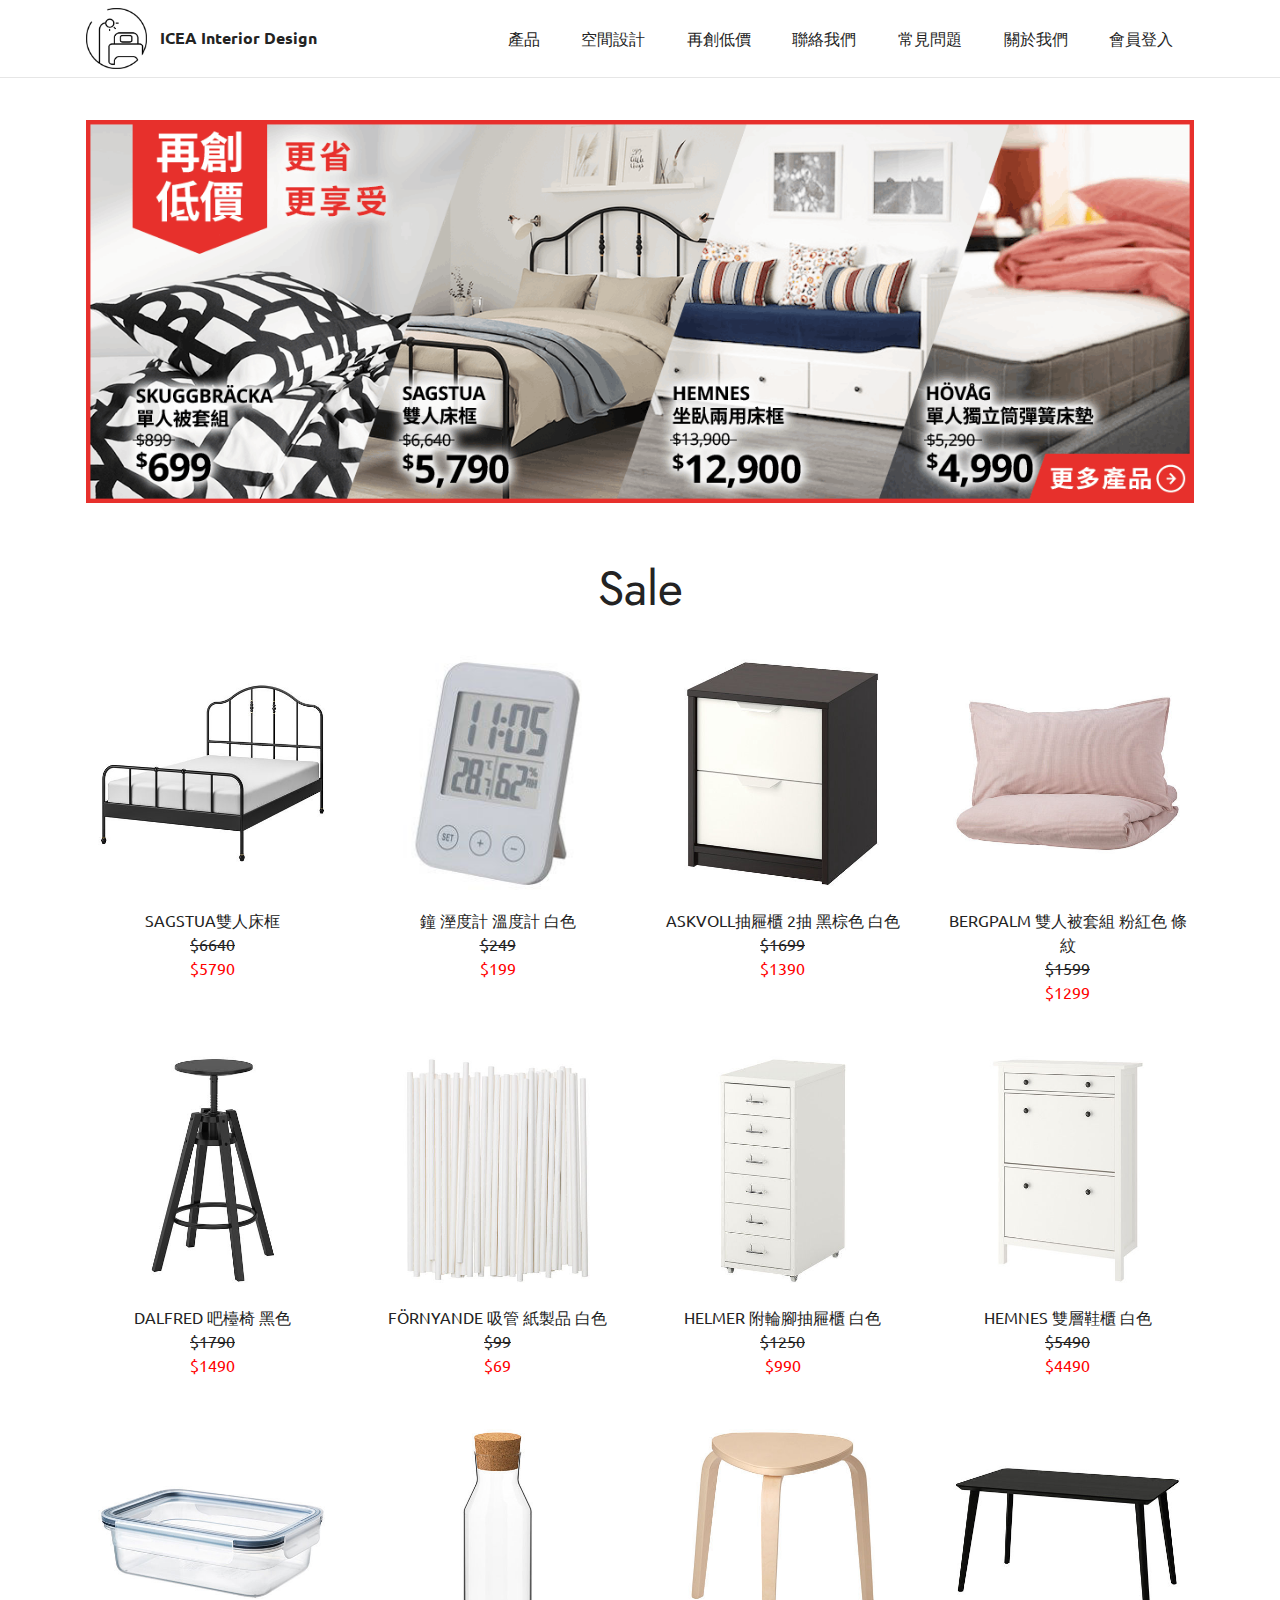
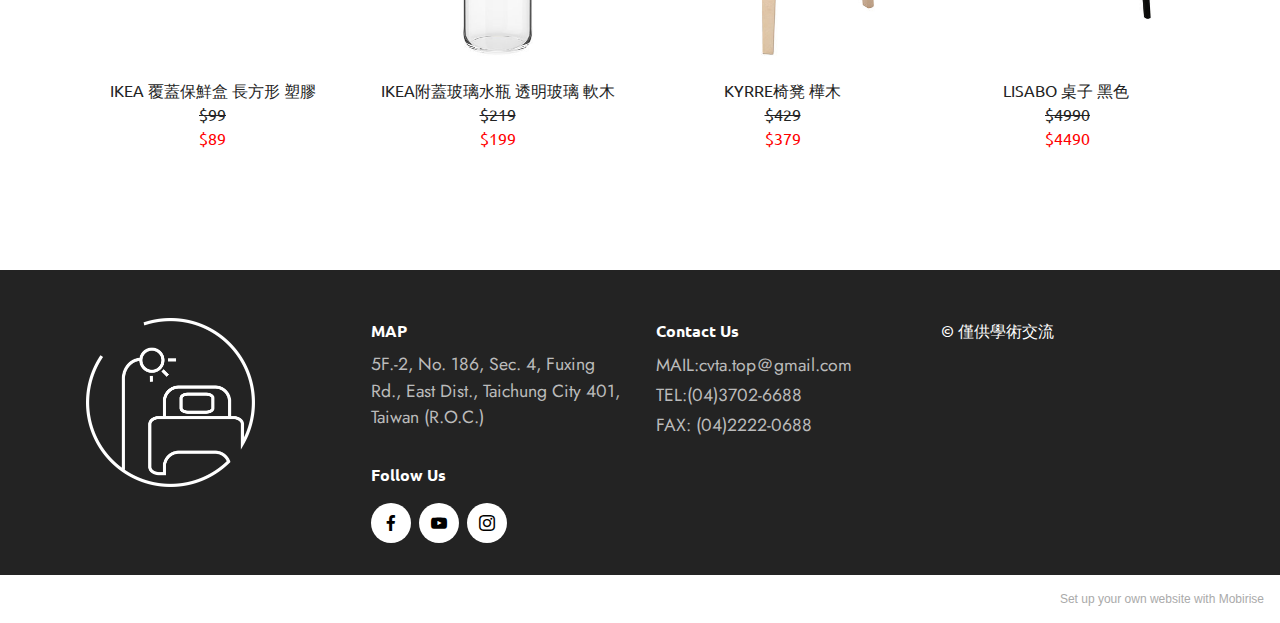
<file: page5.html>
<!DOCTYPE html>
<html  >
<head>
  <!-- Site made with Mobirise Website Builder v5.2.0, https://mobirise.com -->
  <meta charset="UTF-8">
  <meta http-equiv="X-UA-Compatible" content="IE=edge">
  <meta name="generator" content="Mobirise v5.2.0, mobirise.com">
  <meta name="viewport" content="width=device-width, initial-scale=1, minimum-scale=1">
  <link rel="shortcut icon" href="images/logo-128x44.png" type="image/x-icon">
  <meta name="description" content="">
  
  
  <title>Page 5</title>
  <link rel="stylesheet" href="web/assets/mobirise-icons2/mobirise2.css">
  <link rel="stylesheet" href="tether/tether.min.css">
  <link rel="stylesheet" href="bootstrap/css/bootstrap.min.css">
  <link rel="stylesheet" href="bootstrap/css/bootstrap-grid.min.css">
  <link rel="stylesheet" href="bootstrap/css/bootstrap-reboot.min.css">
  <link rel="stylesheet" href="dropdown/css/style.css">
  <link rel="stylesheet" href="socicon/css/styles.css">
  <link rel="stylesheet" href="theme/css/style.css">
  <link rel="preload" as="style" href="mobirise/css/mbr-additional.css"><link rel="stylesheet" href="mobirise/css/mbr-additional.css" type="text/css">
  <style> .u1{ text-decoration: line-through; }
.u2{ color:red;}</style>
 
  
  
  
</head>
<body>
  
  <section class="menu cid-slQZLy0V3O" once="menu" id="menu1-1q">
    
    <nav class="navbar navbar-dropdown navbar-fixed-top navbar-expand-lg">
        <div class="container">
            <div class="navbar-brand">
                <span class="navbar-logo">
                    <a href="index.html">
                        <img src="images/logo4-351x351.png" alt="Mobirise" style="height: 3.8rem;">
                    </a>
                </span>
                <span class="navbar-caption-wrap"><a class="navbar-caption text-black text-primary display-7" href="index.html">ICEA Interior Design</a></span>
            </div>
            <button class="navbar-toggler" type="button" data-toggle="collapse" data-target="#navbarSupportedContent" aria-controls="navbarNavAltMarkup" aria-expanded="false" aria-label="Toggle navigation">
                <div class="hamburger">
                    <span></span>
                    <span></span>
                    <span></span>
                    <span></span>
                </div>
            </button>
            <div class="collapse navbar-collapse" id="navbarSupportedContent">
                <ul class="navbar-nav nav-dropdown nav-right" data-app-modern-menu="true"><li class="nav-item"><a class="nav-link link text-black text-primary display-7" href="page1.html">產品</a></li><li class="nav-item"><a class="nav-link link text-black text-primary display-7" href="page4.html">空間設計</a></li><li class="nav-item"><a class="nav-link link text-black text-primary display-7" href="page5.html">再創低價</a></li><li class="nav-item"><a class="nav-link link text-black text-primary display-7" href="page6.html">聯絡我們</a></li>
                    <li class="nav-item"><a class="nav-link link text-black text-primary display-7" href="page7.html">常見問題</a></li><li class="nav-item"><a class="nav-link link text-black text-primary display-7" href="page12.html">關於我們</a></li><li class="nav-item"><a class="nav-link link text-black text-primary display-7" href="page13.html">會員登入</a></li></ul>
                
                
            </div>
        </div>
    </nav>

</section>

<section class="cid-slWNL4UR4L" id="image1-2y">

    

    <figure class="mbr-figure container">
        <div class="image-block" style="width: 100%;">
            <img src="images/1608263044-172-1260x435.png" width="1400" alt="Mobirise">
            
        </div>
    </figure>
</section>

<section class="gallery5 mbr-gallery cid-slR8FzPWLA" id="gallery5-1s">
    

    

    <div class="container">
        <div class="mbr-section-head">
            <h3 class="mbr-section-title mbr-fonts-style align-center m-0 display-2">Sale</h3>
            <h4 class="mbr-section-subtitle mbr-fonts-style align-center mb-0 mt-2 display-5"></h4>
        </div>
        <div class="row mbr-gallery mt-4">
            <div class="col-12 col-md-6 col-lg-3 item gallery-image">
                <div class="item-wrapper" data-toggle="modal" data-target="#slXhATiwbe-modal">
                    <img class="w-100" src="images/sagstua-6640-5790-500x500.jpg" alt="" data-slide-to="0" data-target="#lb-slXhATiwbe">
                    <div class="icon-wrapper">
                        <span class="mobi-mbri mobi-mbri-search mbr-iconfont mbr-iconfont-btn"></span>
                    </div>
                </div>
                <h6 class="mbr-item-subtitle mbr-fonts-style align-center mb-2 mt-2 display-7">SAGSTUA雙人床框<br><span class="u1">$6640</span><br><span class="u2">$5790</span></h6>
            </div>
            <div class="col-12 col-md-6 col-lg-3 item gallery-image">
                <div class="item-wrapper" data-toggle="modal" data-target="#slXhATiwbe-modal">
                    <img class="w-100" src="images/-249-199-250x250.jpg" alt="" data-slide-to="1" data-target="#lb-slXhATiwbe">
                    <div class="icon-wrapper">
                        <span class="mobi-mbri mobi-mbri-search mbr-iconfont mbr-iconfont-btn"></span>
                    </div>
                </div>
                <h6 class="mbr-item-subtitle mbr-fonts-style align-center mb-2 mt-2 display-7">鐘 溼度計 溫度計 白色<br><span class="u1">$249</span><br><span class="u2">$199</span></h6>
            </div>
            <div class="col-12 col-md-6 col-lg-3 item gallery-image">
                <div class="item-wrapper" data-toggle="modal" data-target="#slXhATiwbe-modal">
                    <img class="w-100" src="images/askvoll-2-1699-1390-500x500.jpg" alt="" data-slide-to="2" data-target="#lb-slXhATiwbe">
                    <div class="icon-wrapper">
                        <span class="mobi-mbri mobi-mbri-search mbr-iconfont mbr-iconfont-btn"></span>
                    </div>
                </div>
                <h6 class="mbr-item-subtitle mbr-fonts-style align-center mb-2 mt-2 display-7">ASKVOLL抽屜櫃 2抽 黑棕色 白色<br><span class="u1">$1699</span><br><span class="u2">$1390</span></h6>
            </div>
            <div class="col-12 col-md-6 col-lg-3 item gallery-image">
                <div class="item-wrapper" data-toggle="modal" data-target="#slXhATiwbe-modal">
                    <img class="w-100" src="images/bergpalm-1599-1299-500x500.jpg" alt="" data-slide-to="3" data-target="#lb-slXhATiwbe">
                    <div class="icon-wrapper">
                        <span class="mobi-mbri mobi-mbri-search mbr-iconfont mbr-iconfont-btn"></span>
                    </div>
                </div>
                <h6 class="mbr-item-subtitle mbr-fonts-style align-center mb-2 mt-2 display-7">BERGPALM 雙人被套組 粉紅色 條紋<br><span class="u1">$1599</span><br><span class="u2">$1299</span></h6>
            </div><div class="col-12 col-md-6 col-lg-3 item gallery-image">
                <div class="item-wrapper" data-toggle="modal" data-target="#slXhATiwbe-modal">
                    <img class="w-100" src="images/dalfred-1790-1490-500x500.jpg" alt="" data-slide-to="4" data-target="#lb-slXhATiwbe">
                    <div class="icon-wrapper">
                        <span class="mobi-mbri mobi-mbri-search mbr-iconfont mbr-iconfont-btn"></span>
                    </div>
                </div>
                <h6 class="mbr-item-subtitle mbr-fonts-style align-center mb-2 mt-2 display-7">DALFRED 吧檯椅 黑色<br><span class="u1">$1790</span><br><span class="u2">$1490</span></h6>
            </div><div class="col-12 col-md-6 col-lg-3 item gallery-image">
                <div class="item-wrapper" data-toggle="modal" data-target="#slXhATiwbe-modal">
                    <img class="w-100" src="images/frnyande-99-69-500x500.jpg" alt="" data-slide-to="5" data-target="#lb-slXhATiwbe">
                    <div class="icon-wrapper">
                        <span class="mobi-mbri mobi-mbri-search mbr-iconfont mbr-iconfont-btn"></span>
                    </div>
                </div>
                <h6 class="mbr-item-subtitle mbr-fonts-style align-center mb-2 mt-2 display-7">FÖRNYANDE 吸管 紙製品 白色<br><span class="u1">$99</span><br><span class="u2">$69</span></h6>
            </div><div class="col-12 col-md-6 col-lg-3 item gallery-image">
                <div class="item-wrapper" data-toggle="modal" data-target="#slXhATiwbe-modal">
                    <img class="w-100" src="images/helmer-1250-990-500x500.jpg" alt="" data-slide-to="6" data-target="#lb-slXhATiwbe">
                    <div class="icon-wrapper">
                        <span class="mobi-mbri mobi-mbri-search mbr-iconfont mbr-iconfont-btn"></span>
                    </div>
                </div>
                <h6 class="mbr-item-subtitle mbr-fonts-style align-center mb-2 mt-2 display-7">HELMER 附輪腳抽屜櫃 白色<br><span class="u1">$1250</span><br><span class="u2">$990</span></h6>
            </div><div class="col-12 col-md-6 col-lg-3 item gallery-image">
                <div class="item-wrapper" data-toggle="modal" data-target="#slXhATiwbe-modal">
                    <img class="w-100" src="images/hemnes-5490-4490-500x500.jpg" alt="" data-slide-to="7" data-target="#lb-slXhATiwbe">
                    <div class="icon-wrapper">
                        <span class="mobi-mbri mobi-mbri-search mbr-iconfont mbr-iconfont-btn"></span>
                    </div>
                </div>
                <h6 class="mbr-item-subtitle mbr-fonts-style align-center mb-2 mt-2 display-7">HEMNES 雙層鞋櫃 白色<br><span class="u1">$5490</span><br><span class="u2">$4490</span></h6>
            </div><div class="col-12 col-md-6 col-lg-3 item gallery-image">
                <div class="item-wrapper" data-toggle="modal" data-target="#slXhATiwbe-modal">
                    <img class="w-100" src="images/ikea-365-99-89-500x500.jpg" alt="" data-slide-to="8" data-target="#lb-slXhATiwbe">
                    <div class="icon-wrapper">
                        <span class="mobi-mbri mobi-mbri-search mbr-iconfont mbr-iconfont-btn"></span>
                    </div>
                </div>
                <h6 class="mbr-item-subtitle mbr-fonts-style align-center mb-2 mt-2 display-7">IKEA 覆蓋保鮮盒 長方形 塑膠<br><span class="u1">$99</span><br><span class="u2">$89</span></h6>
            </div><div class="col-12 col-md-6 col-lg-3 item gallery-image">
                <div class="item-wrapper" data-toggle="modal" data-target="#slXhATiwbe-modal">
                    <img class="w-100" src="images/ikea365-219-199-500x500.jpg" alt="" data-slide-to="9" data-target="#lb-slXhATiwbe">
                    <div class="icon-wrapper">
                        <span class="mobi-mbri mobi-mbri-search mbr-iconfont mbr-iconfont-btn"></span>
                    </div>
                </div>
                <h6 class="mbr-item-subtitle mbr-fonts-style align-center mb-2 mt-2 display-7">IKEA附蓋玻璃水瓶 透明玻璃 軟木<br><span class="u1">$219</span><br><span class="u2">$199</span></h6>
            </div><div class="col-12 col-md-6 col-lg-3 item gallery-image">
                <div class="item-wrapper" data-toggle="modal" data-target="#slXhATiwbe-modal">
                    <img class="w-100" src="images/kyrre-429-379-500x500.jpg" alt="" data-slide-to="10" data-target="#lb-slXhATiwbe">
                    <div class="icon-wrapper">
                        <span class="mobi-mbri mobi-mbri-search mbr-iconfont mbr-iconfont-btn"></span>
                    </div>
                </div>
                <h6 class="mbr-item-subtitle mbr-fonts-style align-center mb-2 mt-2 display-7">KYRRE椅凳 樺木<br><span class="u1">$429</span><br><span class="u2">$379</span></h6>
            </div><div class="col-12 col-md-6 col-lg-3 item gallery-image">
                <div class="item-wrapper" data-toggle="modal" data-target="#slXhATiwbe-modal">
                    <img class="w-100" src="images/lisabo-4990-4490-500x500.jpg" alt="" data-slide-to="11" data-target="#lb-slXhATiwbe">
                    <div class="icon-wrapper">
                        <span class="mobi-mbri mobi-mbri-search mbr-iconfont mbr-iconfont-btn"></span>
                    </div>
                </div>
                <h6 class="mbr-item-subtitle mbr-fonts-style align-center mb-2 mt-2 display-7">LISABO 桌子 黑色&nbsp;<br><span class="u1">$4990</span><br><span class="u2">$4490</span></h6>
            </div>
        </div>

        <div class="modal mbr-slider" tabindex="-1" role="dialog" aria-hidden="true" id="slXhATiwbe-modal">
            <div class="modal-dialog" role="document">
                <div class="modal-content">
                    <div class="modal-body">
                        <div class="carousel slide" id="lb-slXhATiwbe" data-interval="5000">
                            <div class="carousel-inner">
                                <div class="carousel-item active">
                                    <img class="d-block w-100" src="images/sagstua-6640-5790-500x500.jpg" alt="">
                                </div>
                                <div class="carousel-item">
                                    <img class="d-block w-100" src="images/-249-199-250x250.jpg" alt="">
                                </div>
                                <div class="carousel-item">
                                    <img class="d-block w-100" src="images/askvoll-2-1699-1390-500x500.jpg" alt="">
                                </div>
                                <div class="carousel-item">
                                    <img class="d-block w-100" src="images/bergpalm-1599-1299-500x500.jpg" alt="">
                                </div><div class="carousel-item">
                                    <img class="d-block w-100" src="images/dalfred-1790-1490-500x500.jpg" alt="">
                                </div><div class="carousel-item">
                                    <img class="d-block w-100" src="images/frnyande-99-69-500x500.jpg" alt="">
                                </div><div class="carousel-item">
                                    <img class="d-block w-100" src="images/helmer-1250-990-500x500.jpg" alt="">
                                </div><div class="carousel-item">
                                    <img class="d-block w-100" src="images/hemnes-5490-4490-500x500.jpg" alt="">
                                </div><div class="carousel-item">
                                    <img class="d-block w-100" src="images/ikea-365-99-89-500x500.jpg" alt="">
                                </div><div class="carousel-item">
                                    <img class="d-block w-100" src="images/ikea365-219-199-500x500.jpg" alt="">
                                </div><div class="carousel-item">
                                    <img class="d-block w-100" src="images/kyrre-429-379-500x500.jpg" alt="">
                                </div><div class="carousel-item">
                                    <img class="d-block w-100" src="images/lisabo-4990-4490-500x500.jpg" alt="">
                                </div>
                            </div>
                            <ol class="carousel-indicators">
                                <li data-slide-to="0" class="active" data-target="#lb-slXhATiwbe"></li>
                                <li data-slide-to="1" data-target="#lb-slXhATiwbe"></li>
                                <li data-slide-to="2" data-target="#lb-slXhATiwbe"></li>
                                <li data-slide-to="3" data-target="#lb-slXhATiwbe"></li><li data-slide-to="4" data-target="#lb-slXhATiwbe"></li><li data-slide-to="5" data-target="#lb-slXhATiwbe"></li><li data-slide-to="6" data-target="#lb-slXhATiwbe"></li><li data-slide-to="7" data-target="#lb-slXhATiwbe"></li><li data-slide-to="8" data-target="#lb-slXhATiwbe"></li><li data-slide-to="9" data-target="#lb-slXhATiwbe"></li><li data-slide-to="10" data-target="#lb-slXhATiwbe"></li><li data-slide-to="11" data-target="#lb-slXhATiwbe"></li>
                            </ol>
                            <a role="button" href="" class="close" data-dismiss="modal" aria-label="Close">
                            </a>
                            <a class="carousel-control-prev carousel-control" role="button" data-slide="prev" href="#lb-slXhATiwbe">
                                <span class="mobi-mbri mobi-mbri-arrow-prev" aria-hidden="true"></span>
                                <span class="sr-only">Previous</span>
                            </a>
                            <a class="carousel-control-next carousel-control" role="button" data-slide="next" href="#lb-slXhATiwbe">
                                <span class="mobi-mbri mobi-mbri-arrow-next" aria-hidden="true"></span>
                                <span class="sr-only">Next</span>
                            </a>
                        </div>
                    </div>
                </div>
            </div>
        </div>
    </div>
</section>

<section class="footer4 cid-slQZLytJnS" once="footers" id="footer4-1r">

    
    
    <div class="container">
        <div class="row mbr-white">
            <div class="col-6 col-lg-3">
                <div class="media-wrap col-md-8 col-12">
                    <a href="index.html">
                        <img src="images/logo5-337x337.png" alt="Mobirise">
                    </a>
                </div>
            </div>
            <div class="col-12 col-md-6 col-lg-3">
                <h5 class="mbr-section-subtitle mbr-fonts-style mb-2 display-7"><strong>MAP</strong></h5>
                <p class="mbr-text mbr-fonts-style mb-4 display-4">5F.-2, No. 186, Sec. 4, Fuxing Rd., East Dist., Taichung City 401, Taiwan (R.O.C.)&nbsp;<br></p>
                <h5 class="mbr-section-subtitle mbr-fonts-style mb-3 display-7">
                    <strong>Follow Us</strong>
                </h5>
                <div class="social-row display-7">
                    <div class="soc-item">
                        <a href="https://www.facebook.com/" target="_blank">
                            <span class="mbr-iconfont socicon-facebook socicon"></span>
                        </a>
                    </div>
                    <div class="soc-item">
                        <a href="https://www.youtube.com/" target="_blank">
                            <span class="mbr-iconfont socicon-youtube socicon"></span>
                        </a>
                    </div>
                    <div class="soc-item">
                        <a href="https://www.instagram.com/" target="_blank">
                            <span class="mbr-iconfont socicon-instagram socicon"></span>
                        </a>
                    </div>
                    
                </div>
            </div>
            <div class="col-12 col-md-6 col-lg-3">
                <h5 class="mbr-section-subtitle mbr-fonts-style mb-2 display-7"><strong>Contact Us</strong></h5>
                <ul class="list mbr-fonts-style display-4">
                    <li class="mbr-text item-wrap">MAIL:cvta.top＠gmail.com</li><li class="mbr-text item-wrap">TEL:(04)3702-6688</li><li class="mbr-text item-wrap">FAX: (04)2222-0688</li><li class="mbr-text item-wrap"><br></li><li class="mbr-text item-wrap"><br></li>
                </ul>
            </div>
            <div class="col-12 col-md-6 col-lg-3">
                <h5 class="mbr-section-subtitle mbr-fonts-style mb-2 display-7">© 僅供學術交流</h5>
                <ul class="list mbr-fonts-style display-4">
                    <li class="mbr-text item-wrap"><br></li>
                </ul>
            </div>
            
        </div>
    </div>
</section><section style="background-color: #fff; font-family: -apple-system, BlinkMacSystemFont, 'Segoe UI', 'Roboto', 'Helvetica Neue', Arial, sans-serif; color:#aaa; font-size:12px; padding: 0; align-items: center; display: flex;"><a href="https://mobirise.site/i" style="flex: 1 1; height: 3rem; padding-left: 1rem;"></a><p style="flex: 0 0 auto; margin:0; padding-right:1rem;">Set up your own <a href="https://mobirise.site/y" style="color:#aaa;">website</a> with Mobirise</p></section><script src="web/assets/jquery/jquery.min.js"></script>  <script src="popper/popper.min.js"></script>  <script src="tether/tether.min.js"></script>  <script src="bootstrap/js/bootstrap.min.js"></script>  <script src="smoothscroll/smooth-scroll.js"></script>  <script src="dropdown/js/nav-dropdown.js"></script>  <script src="dropdown/js/navbar-dropdown.js"></script>  <script src="touchswipe/jquery.touch-swipe.min.js"></script>  <script src="theme/js/script.js"></script>  
  
  
</body>
</html>
</file>
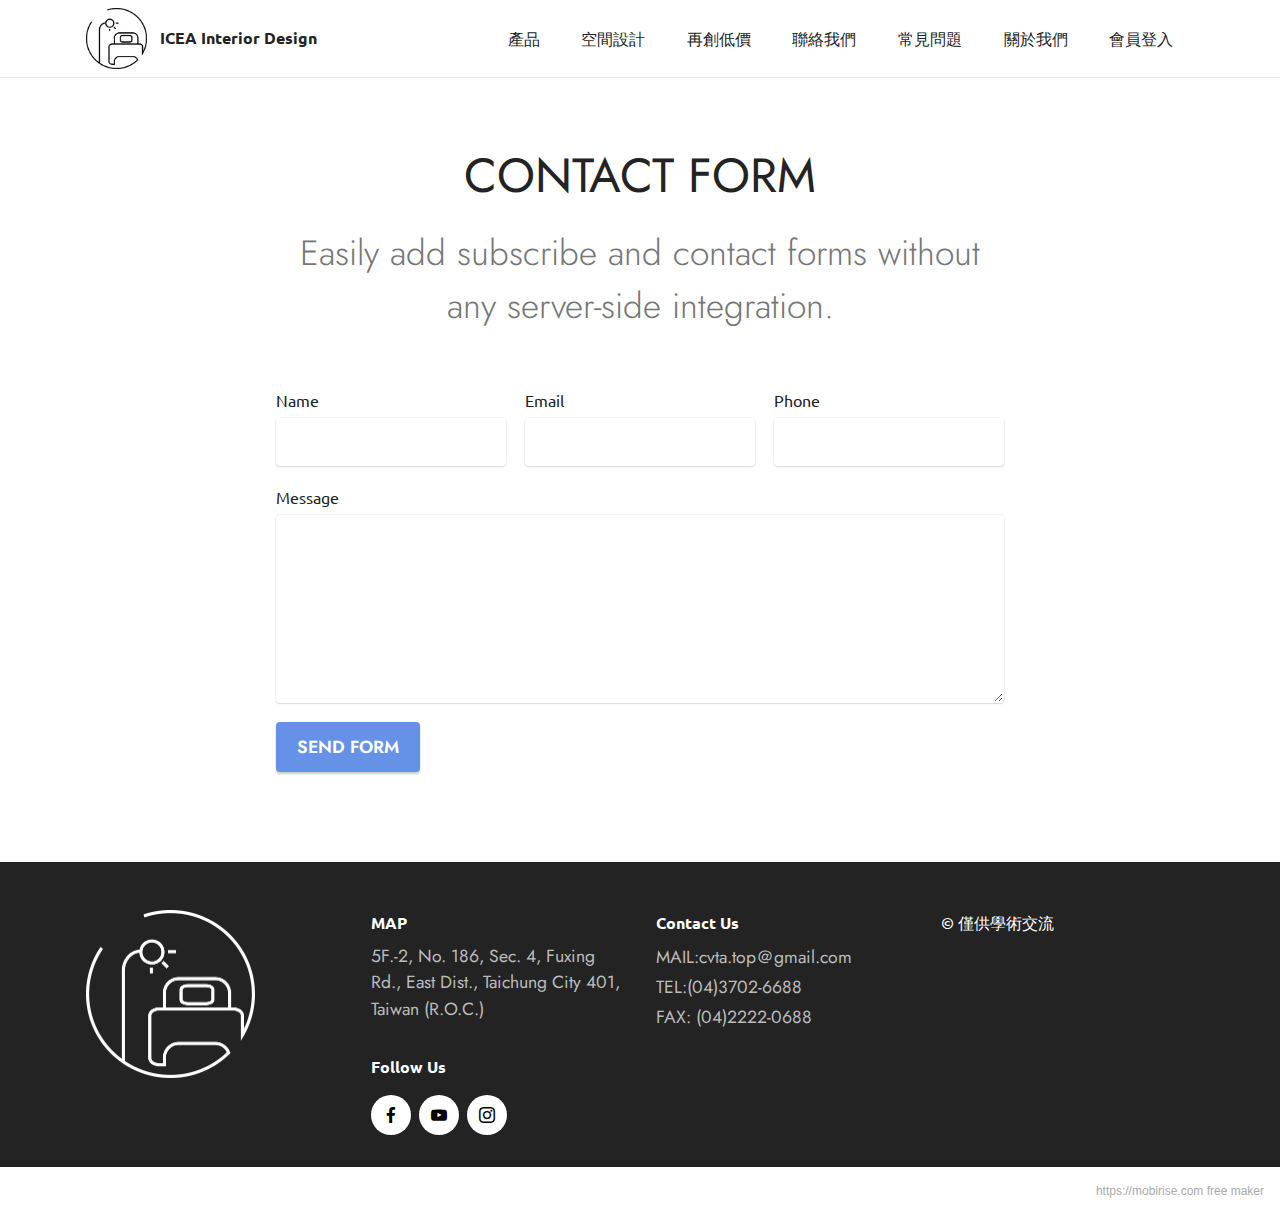
<file: page6.html>
<!DOCTYPE html>
<html  >
<head>
  <!-- Site made with Mobirise Website Builder v5.2.0, https://mobirise.com -->
  <meta charset="UTF-8">
  <meta http-equiv="X-UA-Compatible" content="IE=edge">
  <meta name="generator" content="Mobirise v5.2.0, mobirise.com">
  <meta name="viewport" content="width=device-width, initial-scale=1, minimum-scale=1">
  <link rel="shortcut icon" href="images/logo-128x44.png" type="image/x-icon">
  <meta name="description" content="">
  
  
  <title>Page 6</title>
  <link rel="stylesheet" href="tether/tether.min.css">
  <link rel="stylesheet" href="bootstrap/css/bootstrap.min.css">
  <link rel="stylesheet" href="bootstrap/css/bootstrap-grid.min.css">
  <link rel="stylesheet" href="bootstrap/css/bootstrap-reboot.min.css">
  <link rel="stylesheet" href="dropdown/css/style.css">
  <link rel="stylesheet" href="socicon/css/styles.css">
  <link rel="stylesheet" href="theme/css/style.css">
  <link rel="preload" as="style" href="mobirise/css/mbr-additional.css"><link rel="stylesheet" href="mobirise/css/mbr-additional.css" type="text/css">
  
  
  
  
</head>
<body>
  
  <section class="menu cid-slQZLy0V3O" once="menu" id="menu1-1w">
    
    <nav class="navbar navbar-dropdown navbar-fixed-top navbar-expand-lg">
        <div class="container">
            <div class="navbar-brand">
                <span class="navbar-logo">
                    <a href="index.html">
                        <img src="images/logo4-351x351.png" alt="Mobirise" style="height: 3.8rem;">
                    </a>
                </span>
                <span class="navbar-caption-wrap"><a class="navbar-caption text-black text-primary display-7" href="index.html">ICEA Interior Design</a></span>
            </div>
            <button class="navbar-toggler" type="button" data-toggle="collapse" data-target="#navbarSupportedContent" aria-controls="navbarNavAltMarkup" aria-expanded="false" aria-label="Toggle navigation">
                <div class="hamburger">
                    <span></span>
                    <span></span>
                    <span></span>
                    <span></span>
                </div>
            </button>
            <div class="collapse navbar-collapse" id="navbarSupportedContent">
                <ul class="navbar-nav nav-dropdown nav-right" data-app-modern-menu="true"><li class="nav-item"><a class="nav-link link text-black text-primary display-7" href="page1.html">產品</a></li><li class="nav-item"><a class="nav-link link text-black text-primary display-7" href="page4.html">空間設計</a></li><li class="nav-item"><a class="nav-link link text-black text-primary display-7" href="page5.html">再創低價</a></li><li class="nav-item"><a class="nav-link link text-black text-primary display-7" href="page6.html">聯絡我們</a></li>
                    <li class="nav-item"><a class="nav-link link text-black text-primary display-7" href="page7.html">常見問題</a></li><li class="nav-item"><a class="nav-link link text-black text-primary display-7" href="page12.html">關於我們</a></li><li class="nav-item"><a class="nav-link link text-black text-primary display-7" href="page13.html">會員登入</a></li></ul>
                
                
            </div>
        </div>
    </nav>

</section>

<section class="mbr-section form1 cid-slR98sRBHE" id="form1-1y">

    

    
    <div class="container">
        <div class="row justify-content-center">
            <div class="title col-12 col-lg-8">
                <h2 class="mbr-section-title align-center pb-3 mbr-fonts-style display-2">
                    CONTACT FORM
                </h2>
                <h3 class="mbr-section-subtitle align-center mbr-light pb-3 mbr-fonts-style display-5">
                    Easily add subscribe and contact forms without any server-side integration.
                </h3>
            </div>
        </div>
    </div>
    <div class="container">
        <div class="row justify-content-center">
            <div class="media-container-column col-lg-8" data-form-type="formoid">
                <!---Formbuilder Form--->
                <form action="https://mobirise.eu/" method="POST" class="mbr-form form-with-styler" data-form-title="Mobirise Form"><input type="hidden" name="email" data-form-email="true" value="N6tJ3uqkXHkEm39PFYQMkQTXZkiiPChBdd0dtlibRLG7lDwaOQKrEYOadfpOii8ozRiCaXJD1vTmEQhus/GqvKLYfiuKgM+WGcvbbCB1AJpThMvSVd+JjBSdP3kxSLmA">
                    <div class="row">
                        <div hidden="hidden" data-form-alert="" class="alert alert-success col-12">Thanks for filling out the form!</div>
                        <div hidden="hidden" data-form-alert-danger="" class="alert alert-danger col-12">
                        </div>
                    </div>
                    <div class="dragArea row">
                        <div class="col-md-4  form-group" data-for="name">
                            <label for="name-form1-1y" class="form-control-label mbr-fonts-style display-7">Name</label>
                            <input type="text" name="name" data-form-field="Name" required="required" class="form-control display-7" id="name-form1-1y">
                        </div>
                        <div class="col-md-4  form-group" data-for="email">
                            <label for="email-form1-1y" class="form-control-label mbr-fonts-style display-7">Email</label>
                            <input type="email" name="email" data-form-field="Email" required="required" class="form-control display-7" id="email-form1-1y">
                        </div>
                        <div data-for="phone" class="col-md-4  form-group">
                            <label for="phone-form1-1y" class="form-control-label mbr-fonts-style display-7">Phone</label>
                            <input type="tel" name="phone" data-form-field="Phone" class="form-control display-7" id="phone-form1-1y">
                        </div>
                        <div data-for="message" class="col-md-12 form-group">
                            <label for="message-form1-1y" class="form-control-label mbr-fonts-style display-7">Message</label>
                            <textarea name="message" data-form-field="Message" class="form-control display-7" id="message-form1-1y"></textarea>
                        </div>
                        <div class="col-md-12 input-group-btn align-center">
                            <button type="submit" class="btn btn-primary btn-form display-4">SEND FORM</button>
                        </div>
                    </div>
                </form><!---Formbuilder Form--->
            </div>
        </div>
    </div>
</section>

<section class="footer4 cid-slQZLytJnS" once="footers" id="footer4-1x">

    
    
    <div class="container">
        <div class="row mbr-white">
            <div class="col-6 col-lg-3">
                <div class="media-wrap col-md-8 col-12">
                    <a href="index.html">
                        <img src="images/logo5-337x337.png" alt="Mobirise">
                    </a>
                </div>
            </div>
            <div class="col-12 col-md-6 col-lg-3">
                <h5 class="mbr-section-subtitle mbr-fonts-style mb-2 display-7"><strong>MAP</strong></h5>
                <p class="mbr-text mbr-fonts-style mb-4 display-4">5F.-2, No. 186, Sec. 4, Fuxing Rd., East Dist., Taichung City 401, Taiwan (R.O.C.)&nbsp;<br></p>
                <h5 class="mbr-section-subtitle mbr-fonts-style mb-3 display-7">
                    <strong>Follow Us</strong>
                </h5>
                <div class="social-row display-7">
                    <div class="soc-item">
                        <a href="https://www.facebook.com/" target="_blank">
                            <span class="mbr-iconfont socicon-facebook socicon"></span>
                        </a>
                    </div>
                    <div class="soc-item">
                        <a href="https://www.youtube.com/" target="_blank">
                            <span class="mbr-iconfont socicon-youtube socicon"></span>
                        </a>
                    </div>
                    <div class="soc-item">
                        <a href="https://www.instagram.com/" target="_blank">
                            <span class="mbr-iconfont socicon-instagram socicon"></span>
                        </a>
                    </div>
                    
                </div>
            </div>
            <div class="col-12 col-md-6 col-lg-3">
                <h5 class="mbr-section-subtitle mbr-fonts-style mb-2 display-7"><strong>Contact Us</strong></h5>
                <ul class="list mbr-fonts-style display-4">
                    <li class="mbr-text item-wrap">MAIL:cvta.top＠gmail.com</li><li class="mbr-text item-wrap">TEL:(04)3702-6688</li><li class="mbr-text item-wrap">FAX: (04)2222-0688</li><li class="mbr-text item-wrap"><br></li><li class="mbr-text item-wrap"><br></li>
                </ul>
            </div>
            <div class="col-12 col-md-6 col-lg-3">
                <h5 class="mbr-section-subtitle mbr-fonts-style mb-2 display-7">© 僅供學術交流</h5>
                <ul class="list mbr-fonts-style display-4">
                    <li class="mbr-text item-wrap"><br></li>
                </ul>
            </div>
            
        </div>
    </div>
</section><section style="background-color: #fff; font-family: -apple-system, BlinkMacSystemFont, 'Segoe UI', 'Roboto', 'Helvetica Neue', Arial, sans-serif; color:#aaa; font-size:12px; padding: 0; align-items: center; display: flex;"><a href="https://mobirise.site/a" style="flex: 1 1; height: 3rem; padding-left: 1rem;"></a><p style="flex: 0 0 auto; margin:0; padding-right:1rem;"><a href="https://mobirise.site" style="color:#aaa;">https://mobirise.com</a> free maker</p></section><script src="web/assets/jquery/jquery.min.js"></script>  <script src="popper/popper.min.js"></script>  <script src="tether/tether.min.js"></script>  <script src="bootstrap/js/bootstrap.min.js"></script>  <script src="smoothscroll/smooth-scroll.js"></script>  <script src="dropdown/js/nav-dropdown.js"></script>  <script src="dropdown/js/navbar-dropdown.js"></script>  <script src="touchswipe/jquery.touch-swipe.min.js"></script>  <script src="theme/js/script.js"></script>  <script src="formoid/formoid.min.js"></script>  
  
  
</body>
</html>
</file>
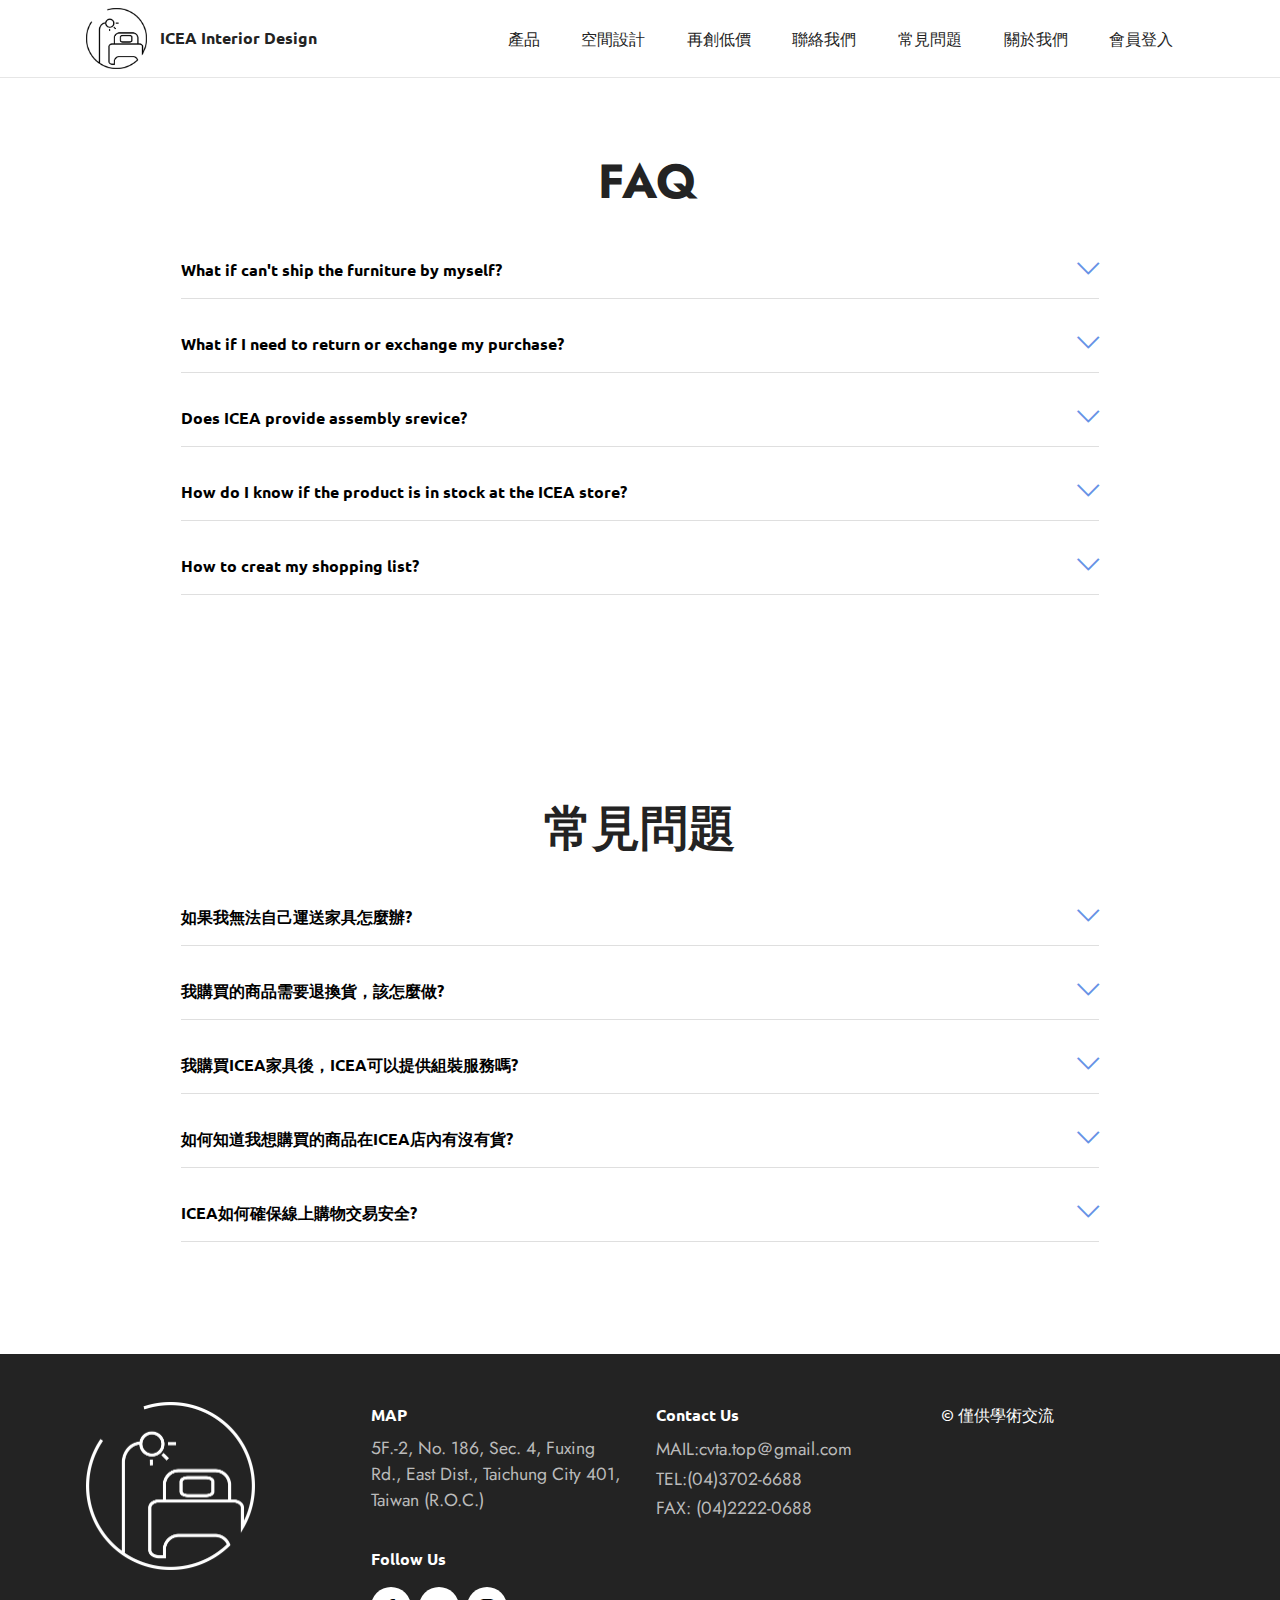
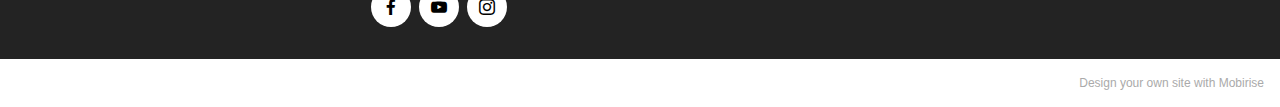
<file: page7.html>
<!DOCTYPE html>
<html  >
<head>
  <!-- Site made with Mobirise Website Builder v5.2.0, https://mobirise.com -->
  <meta charset="UTF-8">
  <meta http-equiv="X-UA-Compatible" content="IE=edge">
  <meta name="generator" content="Mobirise v5.2.0, mobirise.com">
  <meta name="viewport" content="width=device-width, initial-scale=1, minimum-scale=1">
  <link rel="shortcut icon" href="images/logo-128x44.png" type="image/x-icon">
  <meta name="description" content="">
  
  
  <title>Page 7</title>
  <link rel="stylesheet" href="web/assets/mobirise-icons2/mobirise2.css">
  <link rel="stylesheet" href="web/assets/mobirise-icons/mobirise-icons.css">
  <link rel="stylesheet" href="tether/tether.min.css">
  <link rel="stylesheet" href="bootstrap/css/bootstrap.min.css">
  <link rel="stylesheet" href="bootstrap/css/bootstrap-grid.min.css">
  <link rel="stylesheet" href="bootstrap/css/bootstrap-reboot.min.css">
  <link rel="stylesheet" href="dropdown/css/style.css">
  <link rel="stylesheet" href="socicon/css/styles.css">
  <link rel="stylesheet" href="theme/css/style.css">
  <link rel="preload" as="style" href="mobirise/css/mbr-additional.css"><link rel="stylesheet" href="mobirise/css/mbr-additional.css" type="text/css">
  
  
  
  
</head>
<body>
  
  <section class="menu cid-slQZLy0V3O" once="menu" id="menu1-1z">
    
    <nav class="navbar navbar-dropdown navbar-fixed-top navbar-expand-lg">
        <div class="container">
            <div class="navbar-brand">
                <span class="navbar-logo">
                    <a href="index.html">
                        <img src="images/logo4-351x351.png" alt="Mobirise" style="height: 3.8rem;">
                    </a>
                </span>
                <span class="navbar-caption-wrap"><a class="navbar-caption text-black text-primary display-7" href="index.html">ICEA Interior Design</a></span>
            </div>
            <button class="navbar-toggler" type="button" data-toggle="collapse" data-target="#navbarSupportedContent" aria-controls="navbarNavAltMarkup" aria-expanded="false" aria-label="Toggle navigation">
                <div class="hamburger">
                    <span></span>
                    <span></span>
                    <span></span>
                    <span></span>
                </div>
            </button>
            <div class="collapse navbar-collapse" id="navbarSupportedContent">
                <ul class="navbar-nav nav-dropdown nav-right" data-app-modern-menu="true"><li class="nav-item"><a class="nav-link link text-black text-primary display-7" href="page1.html">產品</a></li><li class="nav-item"><a class="nav-link link text-black text-primary display-7" href="page4.html">空間設計</a></li><li class="nav-item"><a class="nav-link link text-black text-primary display-7" href="page5.html">再創低價</a></li><li class="nav-item"><a class="nav-link link text-black text-primary display-7" href="page6.html">聯絡我們</a></li>
                    <li class="nav-item"><a class="nav-link link text-black text-primary display-7" href="page7.html">常見問題</a></li><li class="nav-item"><a class="nav-link link text-black text-primary display-7" href="page12.html">關於我們</a></li><li class="nav-item"><a class="nav-link link text-black text-primary display-7" href="page13.html">會員登入</a></li></ul>
                
                
            </div>
        </div>
    </nav>

</section>

<section class="content17 cid-slR9i4Mvx4" id="content17-21">

    

    
    
    <div class="container">
        
            <div class="row justify-content-center">
                <div class="col-12 col-md-10">
                    <div class="section-head align-center mb-4">
                        <h3 class="mbr-section-title mb-0 mbr-fonts-style display-2"><strong>&nbsp;FAQ</strong>
                        </h3>
                        
                    </div>
                    
                    <div id="bootstrap-toggle" class="toggle-panel accordionStyles tab-content">
                        <div class="card mb-3">
                            <div class="card-header" role="tab" id="headingOne">
                                <a role="button" class="collapsed panel-title text-black" data-toggle="collapse" data-core="" href="#collapse1_28" aria-expanded="false" aria-controls="collapse1">
                                    <h6 class="panel-title-edit mbr-fonts-style mb-0 display-7"><strong>What if can't ship the furniture by myself?&nbsp;</strong></h6>
                                    <span class="sign mbr-iconfont mbri-arrow-down"></span>
                                </a>
                            </div>
                            <div id="collapse1_28" class="panel-collapse noScroll collapse" role="tabpanel" aria-labelledby="headingOne">
                                <div class="panel-body">
                                    <p class="mbr-fonts-style panel-text display-7">Most ICEA products are flat-packed. You can find the package size, weight, and other related information on product information pages. Our products and packages are designed for you to take them home easily, and save more money doing so.
<br>
<br>If you purchase large items and need help, we provide professional delivery service. Please click here for more information about the delivery services.</p>
                                </div>
                            </div>
                        </div>
                        <div class="card mb-3">
                            <div class="card-header" role="tab" id="headingTwo">
                                <a role="button" class="collapsed panel-title text-black" data-toggle="collapse" data-core="" href="#collapse2_28" aria-expanded="false" aria-controls="collapse2">
                                    <h6 class="panel-title-edit mbr-fonts-style mb-0 display-7"><strong>What if I need to return or exchange my purchase?</strong>
                                </h6>
                                    <span class="sign mbr-iconfont mbri-arrow-down"></span>
                                </a>

                            </div>
                            <div id="collapse2_28" class="panel-collapse noScroll collapse" role="tabpanel" aria-labelledby="headingTwo">
                                <div class="panel-body">
                                    <p class="mbr-fonts-style panel-text display-7">At ICEA, if you’re not totally satisfied with your purchase, you can return or exchange it within 365 days. Just bring the product with the original packaging, invoice, and details of fee payment (if you paid with credit card, please also bring the original credit card and receipt) to IKEA stores. For detailed return policy, please click here.
<br>
<br>You can also contact IKEA Customer Service Center for more details. For contact information for each store, please click here.</p>
                                </div>
                            </div>
                        </div>
                        <div class="card mb-3">
                            <div class="card-header" role="tab" id="headingThree">
                                <a role="button" class="collapsed panel-title text-black" data-toggle="collapse" data-core="" href="#collapse3_28" aria-expanded="false" aria-controls="collapse3">
                                    <h6 class="panel-title-edit mbr-fonts-style mb-0 display-7"><strong>Does ICEA provide assembly srevice?</strong></h6>
                                    <span class="sign mbr-iconfont mbri-arrow-down"></span>
                                </a>
                            </div>
                            <div id="collapse3_28" class="panel-collapse noScroll collapse" role="tabpanel" aria-labelledby="headingThree">
                                <div class="panel-body">
                                    <p class="mbr-fonts-style panel-text display-7">Our products are designed to be easily transported and assembled. There are comprehensive instructions for you to assemble step by step.
<br>
<br>Of course, you can also choose our professional assembly service to save your time. Assembly service fees are 6.5% of the product price, with a minimum fee of $400 TWD. (Additional fees may apply to the installment of tailor-made kitchen systems, sinks, and curtains.) Please click here for further information on assembly services.</p>
                                </div>
                            </div>
                        </div>
                        <div class="card mb-3">
                            <div class="card-header" role="tab" id="headingThree">
                                <a role="button" class="collapsed panel-title text-black" data-toggle="collapse" data-core="" href="#collapse4_28" aria-expanded="false" aria-controls="collapse4">
                                    <h6 class="panel-title-edit mbr-fonts-style mb-0 display-7"><strong>How do I know if the product is in stock at the ICEA store?</strong>
                                </h6>
                                    <span class="sign mbr-iconfont mbri-arrow-down"></span>
                                </a>
                            </div>
                            <div id="collapse4_28" class="panel-collapse noScroll collapse" role="tabpanel" aria-labelledby="headingThree">
                                <div class="panel-body">
                                    <p class="mbr-fonts-style panel-text display-7">On our website, you can find thousands of ICEA products with various designs and price ranges. Entering the product page, you can click on Stock Check”to find out the product availability. You can also click here, enter your desired product number or product name, and see if they are available at the IKEA store.
<br>
<br>However, since product availability may change frequently, we suggest you make a phone call to do the final check before visiting the store. Please click here for contact information of our stores.</p>
                                </div>
                            </div>
                        </div>
                        <div class="card mb-3">
                            <div class="card-header" role="tab" id="headingThree">
                                <a role="button" class="collapsed panel-title text-black" data-toggle="collapse" data-core="" href="#collapse5_28" aria-expanded="false" aria-controls="collapse5">
                                   <h6 class="panel-title-edit mbr-fonts-style mb-0 display-7"><strong>How to creat my shopping list?</strong></h6>
                                        <span class="mbr-iconfont mobi-mbri-arrow-down mobi-mbri"></span>
                                </a>
                            </div>
                            <div id="collapse5_28" class="panel-collapse noScroll collapse" role="tabpanel" aria-labelledby="headingThree">
                                <div class="panel-body">
                                    <p class="mbr-fonts-style panel-text display-7">Please follow the steps below to create your shopping list:
<br>(1) Choose products and click “Add to cart”.
<br>(2) Click “Begin Checkout”, enter to shopping cart page.
<br>(3) Click “Save shopping list” under the Delivery service section.
<br>(4) You can directly send it to you email. Or log-in/register for an IKEA account to save your shopping list.
<br>Please note: If you have future reference of shopping list, it’s suggested to save it to your IKEA account.</p>
                                </div>
                            </div>
                        </div>
                        
                    </div>
                </div>
            </div>
        </div>
</section>

<section class="content17 cid-slWTEwHnIL" id="content17-35">

    

    
    
    <div class="container">
        
            <div class="row justify-content-center">
                <div class="col-12 col-md-10">
                    <div class="section-head align-center mb-4">
                        <h3 class="mbr-section-title mb-0 mbr-fonts-style display-2"><strong>常見問題</strong></h3>
                        
                    </div>
                    
                    <div id="bootstrap-toggle" class="toggle-panel accordionStyles tab-content">
                        <div class="card mb-3">
                            <div class="card-header" role="tab" id="headingOne">
                                <a role="button" class="collapsed panel-title text-black" data-toggle="collapse" data-core="" href="#collapse1_29" aria-expanded="false" aria-controls="collapse1">
                                    <h6 class="panel-title-edit mbr-fonts-style mb-0 display-7"><strong>如果我無法自己運送家具怎麼辦?</strong>
                                </h6>
                                    <span class="sign mbr-iconfont mbri-arrow-down"></span>
                                </a>
                            </div>
                            <div id="collapse1_29" class="panel-collapse noScroll collapse" role="tabpanel" aria-labelledby="headingOne">
                                <div class="panel-body">
                                    <p class="mbr-fonts-style panel-text display-7">ICEA 大部份的商品都是平整包裝，你可以在商品頁面找到包裝的尺寸大小、重量等相關資訊，方便你在購買後自己搬回家，同時省下更多費用。
<br>
<br>如果你購買的是大型家具且需要運送到府的服務，我們也有提供專業的運送服務。歡迎點選這裡查詢運送服務的相關詳情。</p>
                                </div>
                            </div>
                        </div>
                        <div class="card mb-3">
                            <div class="card-header" role="tab" id="headingTwo">
                                <a role="button" class="collapsed panel-title text-black" data-toggle="collapse" data-core="" href="#collapse2_29" aria-expanded="false" aria-controls="collapse2">
                                    <h6 class="panel-title-edit mbr-fonts-style mb-0 display-7"><strong>我購買的商品需要退換貨，該怎麼做?</strong>
                                </h6>
                                    <span class="sign mbr-iconfont mbri-arrow-down"></span>
                                </a>

                            </div>
                            <div id="collapse2_29" class="panel-collapse noScroll collapse" role="tabpanel" aria-labelledby="headingTwo">
                                <div class="panel-body">
                                    <p class="mbr-fonts-style panel-text display-7">在 ICEA，如果你對於購買的產品不滿意，你可在 365 天內，攜帶完好的商品、原始包裝、統一發票及明細（刷卡購買者需信用卡與簽單）到 ICEA 分店退換貨。完整退換貨資訊請點選這裡。 或是你也可以與ICEA客服連繫確認，請點選這裡確認各分店連絡方式。</p>
                                </div>
                            </div>
                        </div>
                        <div class="card mb-3">
                            <div class="card-header" role="tab" id="headingThree">
                                <a role="button" class="collapsed panel-title text-black" data-toggle="collapse" data-core="" href="#collapse3_29" aria-expanded="false" aria-controls="collapse3">
                                    <h6 class="panel-title-edit mbr-fonts-style mb-0 display-7"><strong>我購買ICEA家具後，ICEA可以提供組裝服務嗎?</strong>
                                </h6>
                                    <span class="sign mbr-iconfont mbri-arrow-down"></span>
                                </a>
                            </div>
                            <div id="collapse3_29" class="panel-collapse noScroll collapse" role="tabpanel" aria-labelledby="headingThree">
                                <div class="panel-body">
                                    <p class="mbr-fonts-style panel-text display-7">我們的商品除了包裝平整，方便你購買後直接帶走，還有完整的組裝說明，讓你按步驟組裝。 當然，你也可以選擇我們專業的組裝服務，為你節省時間。組裝費用為產品售價的 6.5%，其費用未達 $400 者，最低以 $400 計算 (廚具、洗手台及窗簾訂製施工費另計)。歡迎點選這裡查詢組裝服務的相關詳情。</p>
                                </div>
                            </div>
                        </div>
                        <div class="card mb-3">
                            <div class="card-header" role="tab" id="headingThree">
                                <a role="button" class="collapsed panel-title text-black" data-toggle="collapse" data-core="" href="#collapse4_29" aria-expanded="false" aria-controls="collapse4">
                                    <h6 class="panel-title-edit mbr-fonts-style mb-0 display-7"><strong>如何知道我想購買的商品在ICEA店內有沒有貨?</strong>
                                </h6>
                                    <span class="sign mbr-iconfont mbri-arrow-down"></span>
                                </a>
                            </div>
                            <div id="collapse4_29" class="panel-collapse noScroll collapse" role="tabpanel" aria-labelledby="headingThree">
                                <div class="panel-body">
                                    <p class="mbr-fonts-style panel-text display-7">ICEA官網除了有數千種不同設計和價格的 ICEA 家具家飾商品供你瀏覽。在點入商品的詳細介紹頁面後，你可以使用查詢貨況功能確認想購買商品之貨況。
<br>
<br>不過因為貨況可能隨時變動，建議你來店之前，來電做最後確認。歡迎點選這裡確認各分店連絡方式。</p>
                                </div>
                            </div>
                        </div>
                        <div class="card mb-3">
                            <div class="card-header" role="tab" id="headingThree">
                                <a role="button" class="collapsed panel-title text-black" data-toggle="collapse" data-core="" href="#collapse5_29" aria-expanded="false" aria-controls="collapse5">
                                   <h6 class="panel-title-edit mbr-fonts-style mb-0 display-7"><strong>ICEA如何確保線上購物交易安全?</strong></h6>
                                        <span class="mbr-iconfont mobi-mbri-arrow-down mobi-mbri"></span>
                                </a>
                            </div>
                            <div id="collapse5_29" class="panel-collapse noScroll collapse" role="tabpanel" aria-labelledby="headingThree">
                                <div class="panel-body">
                                    <p class="mbr-fonts-style panel-text display-7">只要四步驟，就能輕鬆建立專屬購物清單：
<br>(1) 將欲購買商品【加入購物車】
<br>(2) 點選【前往結帳】進入「我的購物車」頁面
<br>(3) 於「選擇運送方式」選項中點選【儲存購物清單】
<br>(4) 輸入電子郵件寄送購物清單或登入/註冊官網會員，將購物清單儲存至你的帳戶
<br>特別提醒：以電子郵件方式寄送購物清單為一次性使用；如有未來查詢的需求，請選擇登入/註冊，將購物清單儲存至你的帳戶。</p>
                                </div>
                            </div>
                        </div>
                        
                    </div>
                </div>
            </div>
        </div>
</section>

<section class="footer4 cid-slQZLytJnS" once="footers" id="footer4-20">

    
    
    <div class="container">
        <div class="row mbr-white">
            <div class="col-6 col-lg-3">
                <div class="media-wrap col-md-8 col-12">
                    <a href="index.html">
                        <img src="images/logo5-337x337.png" alt="Mobirise">
                    </a>
                </div>
            </div>
            <div class="col-12 col-md-6 col-lg-3">
                <h5 class="mbr-section-subtitle mbr-fonts-style mb-2 display-7"><strong>MAP</strong></h5>
                <p class="mbr-text mbr-fonts-style mb-4 display-4">5F.-2, No. 186, Sec. 4, Fuxing Rd., East Dist., Taichung City 401, Taiwan (R.O.C.)&nbsp;<br></p>
                <h5 class="mbr-section-subtitle mbr-fonts-style mb-3 display-7">
                    <strong>Follow Us</strong>
                </h5>
                <div class="social-row display-7">
                    <div class="soc-item">
                        <a href="https://www.facebook.com/" target="_blank">
                            <span class="mbr-iconfont socicon-facebook socicon"></span>
                        </a>
                    </div>
                    <div class="soc-item">
                        <a href="https://www.youtube.com/" target="_blank">
                            <span class="mbr-iconfont socicon-youtube socicon"></span>
                        </a>
                    </div>
                    <div class="soc-item">
                        <a href="https://www.instagram.com/" target="_blank">
                            <span class="mbr-iconfont socicon-instagram socicon"></span>
                        </a>
                    </div>
                    
                </div>
            </div>
            <div class="col-12 col-md-6 col-lg-3">
                <h5 class="mbr-section-subtitle mbr-fonts-style mb-2 display-7"><strong>Contact Us</strong></h5>
                <ul class="list mbr-fonts-style display-4">
                    <li class="mbr-text item-wrap">MAIL:cvta.top＠gmail.com</li><li class="mbr-text item-wrap">TEL:(04)3702-6688</li><li class="mbr-text item-wrap">FAX: (04)2222-0688</li><li class="mbr-text item-wrap"><br></li><li class="mbr-text item-wrap"><br></li>
                </ul>
            </div>
            <div class="col-12 col-md-6 col-lg-3">
                <h5 class="mbr-section-subtitle mbr-fonts-style mb-2 display-7">© 僅供學術交流</h5>
                <ul class="list mbr-fonts-style display-4">
                    <li class="mbr-text item-wrap"><br></li>
                </ul>
            </div>
            
        </div>
    </div>
</section><section style="background-color: #fff; font-family: -apple-system, BlinkMacSystemFont, 'Segoe UI', 'Roboto', 'Helvetica Neue', Arial, sans-serif; color:#aaa; font-size:12px; padding: 0; align-items: center; display: flex;"><a href="https://mobirise.site/u" style="flex: 1 1; height: 3rem; padding-left: 1rem;"></a><p style="flex: 0 0 auto; margin:0; padding-right:1rem;">Design your own <a href="https://mobirise.site/y" style="color:#aaa;">site</a> with Mobirise</p></section><script src="web/assets/jquery/jquery.min.js"></script>  <script src="popper/popper.min.js"></script>  <script src="tether/tether.min.js"></script>  <script src="bootstrap/js/bootstrap.min.js"></script>  <script src="smoothscroll/smooth-scroll.js"></script>  <script src="mbr-switch-arrow/mbr-switch-arrow.js"></script>  <script src="dropdown/js/nav-dropdown.js"></script>  <script src="dropdown/js/navbar-dropdown.js"></script>  <script src="touchswipe/jquery.touch-swipe.min.js"></script>  <script src="theme/js/script.js"></script>  
  
  
</body>
</html>
</file>
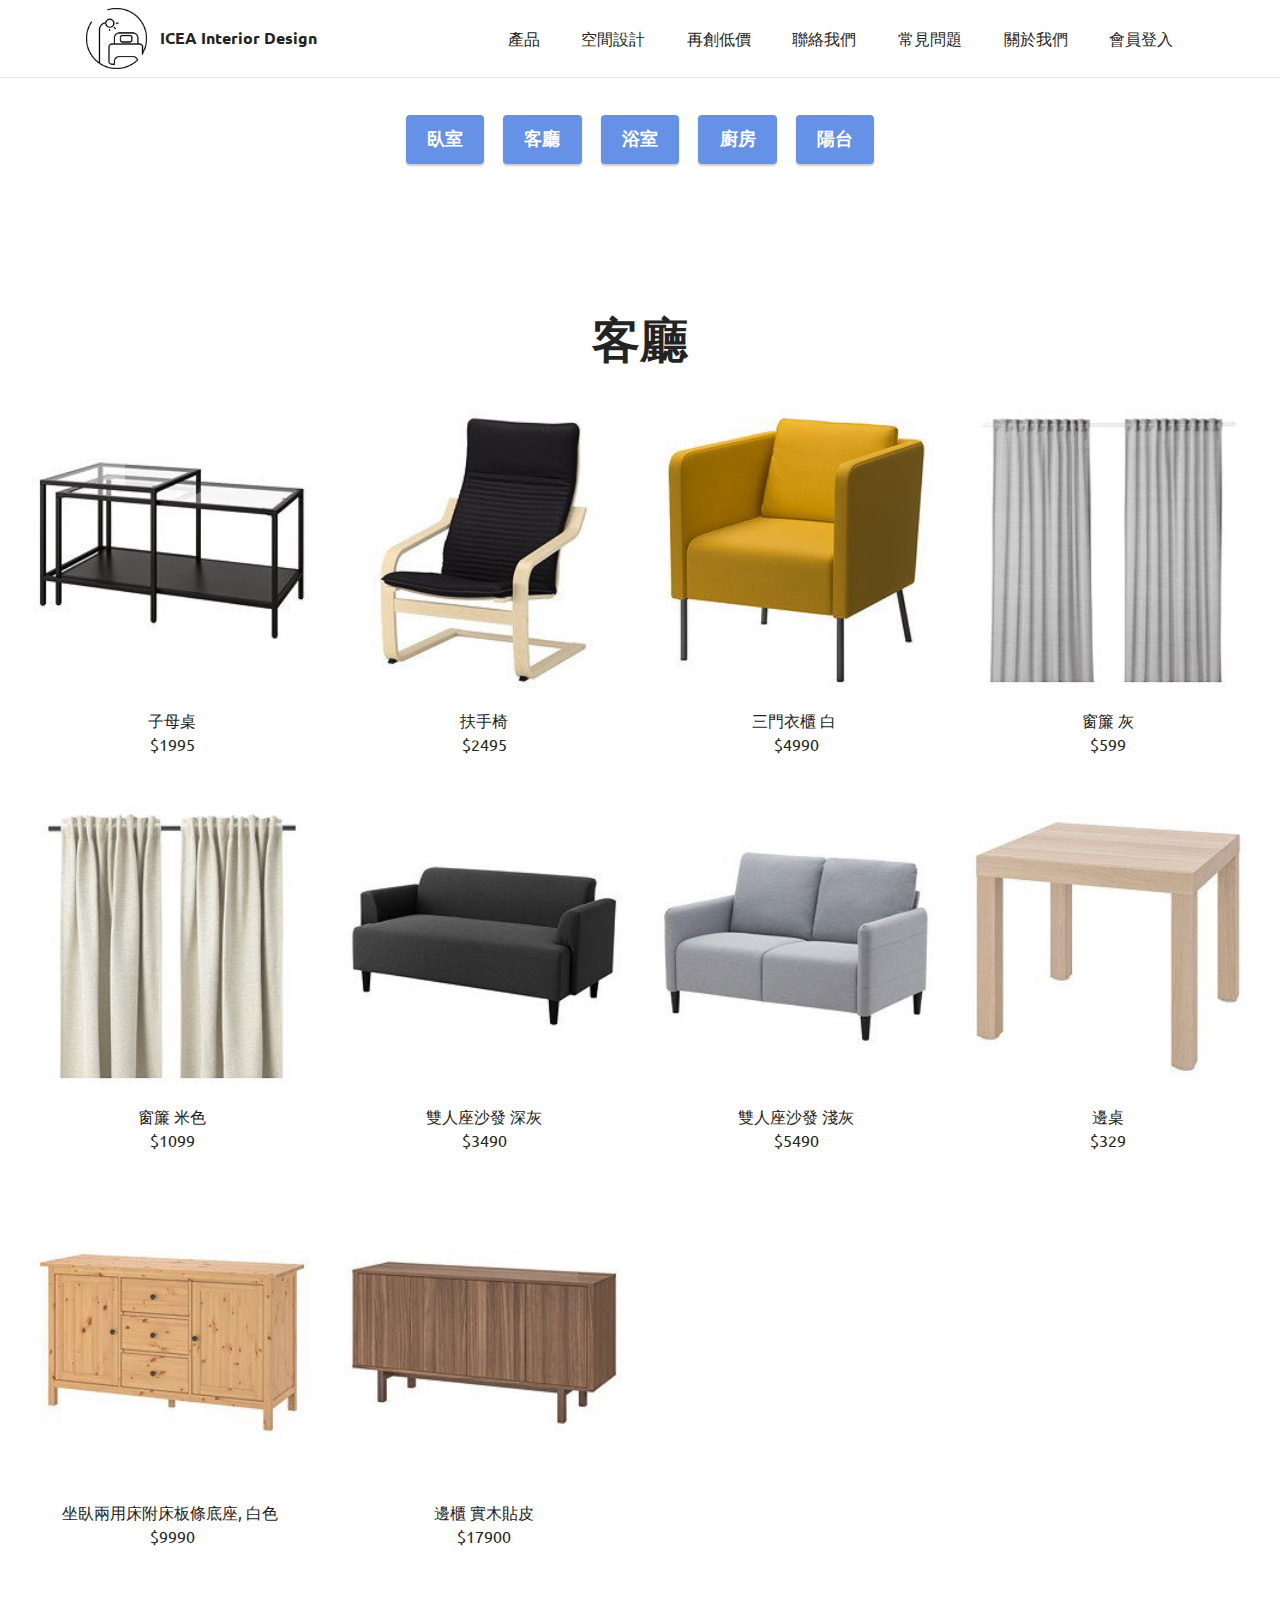
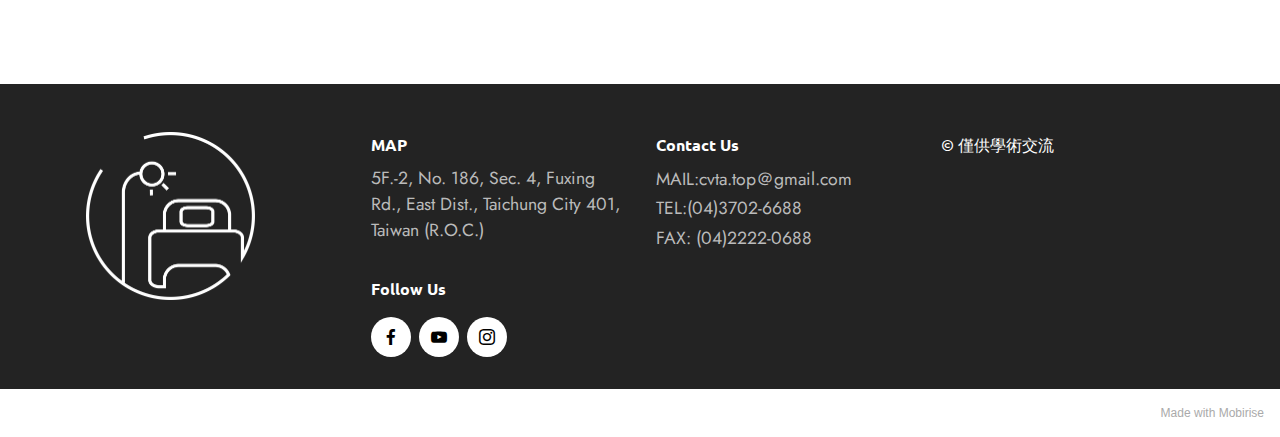
<file: page8.html>
<!DOCTYPE html>
<html  >
<head>
  <!-- Site made with Mobirise Website Builder v5.2.0, https://mobirise.com -->
  <meta charset="UTF-8">
  <meta http-equiv="X-UA-Compatible" content="IE=edge">
  <meta name="generator" content="Mobirise v5.2.0, mobirise.com">
  <meta name="viewport" content="width=device-width, initial-scale=1, minimum-scale=1">
  <link rel="shortcut icon" href="images/logo-128x44.png" type="image/x-icon">
  <meta name="description" content="">
  
  
  <title>Page 1-3</title>
  <link rel="stylesheet" href="web/assets/mobirise-icons2/mobirise2.css">
  <link rel="stylesheet" href="tether/tether.min.css">
  <link rel="stylesheet" href="bootstrap/css/bootstrap.min.css">
  <link rel="stylesheet" href="bootstrap/css/bootstrap-grid.min.css">
  <link rel="stylesheet" href="bootstrap/css/bootstrap-reboot.min.css">
  <link rel="stylesheet" href="dropdown/css/style.css">
  <link rel="stylesheet" href="socicon/css/styles.css">
  <link rel="stylesheet" href="theme/css/style.css">
  <link rel="preload" as="style" href="mobirise/css/mbr-additional.css"><link rel="stylesheet" href="mobirise/css/mbr-additional.css" type="text/css">
  
  
  
  
</head>
<body>
  
  <section class="menu cid-slWmbBCI4F" once="menu" id="menu1-2j">
    
    <nav class="navbar navbar-dropdown navbar-fixed-top navbar-expand-lg">
        <div class="container">
            <div class="navbar-brand">
                <span class="navbar-logo">
                    <a href="index.html">
                        <img src="images/logo4-351x351.png" alt="Mobirise" style="height: 3.8rem;">
                    </a>
                </span>
                <span class="navbar-caption-wrap"><a class="navbar-caption text-black text-primary display-7" href="index.html">ICEA Interior Design</a></span>
            </div>
            <button class="navbar-toggler" type="button" data-toggle="collapse" data-target="#navbarSupportedContent" aria-controls="navbarNavAltMarkup" aria-expanded="false" aria-label="Toggle navigation">
                <div class="hamburger">
                    <span></span>
                    <span></span>
                    <span></span>
                    <span></span>
                </div>
            </button>
            <div class="collapse navbar-collapse" id="navbarSupportedContent">
                <ul class="navbar-nav nav-dropdown nav-right" data-app-modern-menu="true"><li class="nav-item"><a class="nav-link link text-black text-primary display-7" href="page1.html">產品</a></li><li class="nav-item"><a class="nav-link link text-black text-primary display-7" href="page4.html">空間設計</a></li><li class="nav-item"><a class="nav-link link text-black text-primary display-7" href="page5.html">再創低價</a></li><li class="nav-item"><a class="nav-link link text-black text-primary display-7" href="page6.html">聯絡我們</a></li>
                    <li class="nav-item"><a class="nav-link link text-black text-primary display-7" href="page7.html">常見問題</a></li><li class="nav-item"><a class="nav-link link text-black text-primary display-7" href="page12.html">關於我們</a></li><li class="nav-item"><a class="nav-link link text-black text-primary display-7" href="page13.html">會員登入</a></li></ul>
                
                
            </div>
        </div>
    </nav>

</section>

<section class="mbr-section content8 cid-slWmbBmgqY" id="content8-2i">

    

    <div class="container">
        <div class="media-container-row title">
            <div class="col-12 col-md-8">
                <div class="mbr-section-btn align-center"><a class="btn btn-primary display-4" href="page3.html">臥室</a> <a class="btn btn-primary display-4" href="page8.html">客廳</a> <a class="btn btn-primary display-4" href="page9.html">浴室</a>
                    <a class="btn btn-primary display-4" href="page10.html">廚房</a> <a class="btn btn-primary display-4" href="page11.html">陽台</a></div>
            </div>
        </div>
    </div>
</section>

<section class="gallery5 mbr-gallery cid-slWmbC8XnY" id="gallery5-2k">
    

    

    <div class="container-fluid">
        <div class="mbr-section-head">
            <h3 class="mbr-section-title mbr-fonts-style align-center m-0 display-2"><strong>客廳</strong></h3>
            <h4 class="mbr-section-subtitle mbr-fonts-style align-center mb-0 mt-2 display-5"></h4>
        </div>
        <div class="row mbr-gallery mt-4">
            <div class="col-12 col-md-6 col-lg-3 item gallery-image">
                <div class="item-wrapper" data-toggle="modal" data-target="#slXhBgSjVQ-modal">
                    <img class="w-100" src="images/-1995-250x250.jpg" alt="" data-slide-to="0" data-target="#lb-slXhBgSjVQ">
                    <div class="icon-wrapper">
                        <span class="mobi-mbri mobi-mbri-search mbr-iconfont mbr-iconfont-btn"></span>
                    </div>
                </div>
                <h6 class="mbr-item-subtitle mbr-fonts-style align-center mb-2 mt-2 display-7">子母桌<br>$1995</h6>
            </div>
            <div class="col-12 col-md-6 col-lg-3 item gallery-image">
                <div class="item-wrapper" data-toggle="modal" data-target="#slXhBgSjVQ-modal">
                    <img class="w-100" src="images/-2495-250x250.jpg" alt="" data-slide-to="1" data-target="#lb-slXhBgSjVQ">
                    <div class="icon-wrapper">
                        <span class="mobi-mbri mobi-mbri-search mbr-iconfont mbr-iconfont-btn"></span>
                    </div>
                </div>
                <h6 class="mbr-item-subtitle mbr-fonts-style align-center mb-2 mt-2 display-7">扶手椅<br>$2495</h6>
            </div>
            <div class="col-12 col-md-6 col-lg-3 item gallery-image">
                <div class="item-wrapper" data-toggle="modal" data-target="#slXhBgSjVQ-modal">
                    <img class="w-100" src="images/-4990-250x250.jpg" alt="" data-slide-to="2" data-target="#lb-slXhBgSjVQ">
                    <div class="icon-wrapper">
                        <span class="mobi-mbri mobi-mbri-search mbr-iconfont mbr-iconfont-btn"></span>
                    </div>
                </div>
                <h6 class="mbr-item-subtitle mbr-fonts-style align-center mb-2 mt-2 display-7">三門衣櫃 白&nbsp;<br>$4990</h6>
            </div>
            <div class="col-12 col-md-6 col-lg-3 item gallery-image">
                <div class="item-wrapper" data-toggle="modal" data-target="#slXhBgSjVQ-modal">
                    <img class="w-100" src="images/-599-250x250.jpg" alt="" data-slide-to="3" data-target="#lb-slXhBgSjVQ">
                    <div class="icon-wrapper">
                        <span class="mobi-mbri mobi-mbri-search mbr-iconfont mbr-iconfont-btn"></span>
                    </div>
                </div>
                <h6 class="mbr-item-subtitle mbr-fonts-style align-center mb-2 mt-2 display-7">窗簾 灰<br>$599</h6>
            </div><div class="col-12 col-md-6 col-lg-3 item gallery-image">
                <div class="item-wrapper" data-toggle="modal" data-target="#slXhBgSjVQ-modal">
                    <img class="w-100" src="images/-1099-250x250.jpg" alt="" data-slide-to="4" data-target="#lb-slXhBgSjVQ">
                    <div class="icon-wrapper">
                        <span class="mobi-mbri mobi-mbri-search mbr-iconfont mbr-iconfont-btn"></span>
                    </div>
                </div>
                <h6 class="mbr-item-subtitle mbr-fonts-style align-center mb-2 mt-2 display-7">窗簾 米色<br>$1099</h6>
            </div><div class="col-12 col-md-6 col-lg-3 item gallery-image">
                <div class="item-wrapper" data-toggle="modal" data-target="#slXhBgSjVQ-modal">
                    <img class="w-100" src="images/-3490-250x250.jpg" alt="" data-slide-to="5" data-target="#lb-slXhBgSjVQ">
                    <div class="icon-wrapper">
                        <span class="mobi-mbri mobi-mbri-search mbr-iconfont mbr-iconfont-btn"></span>
                    </div>
                </div>
                <h6 class="mbr-item-subtitle mbr-fonts-style align-center mb-2 mt-2 display-7">雙人座沙發 深灰<br>$3490</h6>
            </div><div class="col-12 col-md-6 col-lg-3 item gallery-image">
                <div class="item-wrapper" data-toggle="modal" data-target="#slXhBgSjVQ-modal">
                    <img class="w-100" src="images/-5490-250x250.jpg" alt="" data-slide-to="6" data-target="#lb-slXhBgSjVQ">
                    <div class="icon-wrapper">
                        <span class="mobi-mbri mobi-mbri-search mbr-iconfont mbr-iconfont-btn"></span>
                    </div>
                </div>
                <h6 class="mbr-item-subtitle mbr-fonts-style align-center mb-2 mt-2 display-7">雙人座沙發 淺灰<br>$5490</h6>
            </div><div class="col-12 col-md-6 col-lg-3 item gallery-image">
                <div class="item-wrapper" data-toggle="modal" data-target="#slXhBgSjVQ-modal">
                    <img class="w-100" src="images/-329-250x250.jpg" alt="" data-slide-to="7" data-target="#lb-slXhBgSjVQ">
                    <div class="icon-wrapper">
                        <span class="mobi-mbri mobi-mbri-search mbr-iconfont mbr-iconfont-btn"></span>
                    </div>
                </div>
                <h6 class="mbr-item-subtitle mbr-fonts-style align-center mb-2 mt-2 display-7">邊桌<br>$329</h6>
            </div><div class="col-12 col-md-6 col-lg-3 item gallery-image">
                <div class="item-wrapper" data-toggle="modal" data-target="#slXhBgSjVQ-modal">
                    <img class="w-100" src="images/-9990-250x250.jpg" alt="" data-slide-to="8" data-target="#lb-slXhBgSjVQ">
                    <div class="icon-wrapper">
                        <span class="mobi-mbri mobi-mbri-search mbr-iconfont mbr-iconfont-btn"></span>
                    </div>
                </div>
                <h6 class="mbr-item-subtitle mbr-fonts-style align-center mb-2 mt-2 display-7">坐臥兩用床附床板條底座, 白色&nbsp;<br>$9990</h6>
            </div><div class="col-12 col-md-6 col-lg-3 item gallery-image">
                <div class="item-wrapper" data-toggle="modal" data-target="#slXhBgSjVQ-modal">
                    <img class="w-100" src="images/-17900-250x250.jpg" alt="" data-slide-to="9" data-target="#lb-slXhBgSjVQ">
                    <div class="icon-wrapper">
                        <span class="mobi-mbri mobi-mbri-search mbr-iconfont mbr-iconfont-btn"></span>
                    </div>
                </div>
                <h6 class="mbr-item-subtitle mbr-fonts-style align-center mb-2 mt-2 display-7">邊櫃 實木貼皮<br>$17900</h6>
            </div>
        </div>

        <div class="modal mbr-slider" tabindex="-1" role="dialog" aria-hidden="true" id="slXhBgSjVQ-modal">
            <div class="modal-dialog" role="document">
                <div class="modal-content">
                    <div class="modal-body">
                        <div class="carousel slide" id="lb-slXhBgSjVQ" data-interval="5000">
                            <div class="carousel-inner">
                                <div class="carousel-item active">
                                    <img class="d-block w-100" src="images/-1995-250x250.jpg" alt="">
                                </div>
                                <div class="carousel-item">
                                    <img class="d-block w-100" src="images/-2495-250x250.jpg" alt="">
                                </div>
                                <div class="carousel-item">
                                    <img class="d-block w-100" src="images/-4990-250x250.jpg" alt="">
                                </div>
                                <div class="carousel-item">
                                    <img class="d-block w-100" src="images/-599-250x250.jpg" alt="">
                                </div><div class="carousel-item">
                                    <img class="d-block w-100" src="images/-1099-250x250.jpg" alt="">
                                </div><div class="carousel-item">
                                    <img class="d-block w-100" src="images/-3490-250x250.jpg" alt="">
                                </div><div class="carousel-item">
                                    <img class="d-block w-100" src="images/-5490-250x250.jpg" alt="">
                                </div><div class="carousel-item">
                                    <img class="d-block w-100" src="images/-329-250x250.jpg" alt="">
                                </div><div class="carousel-item">
                                    <img class="d-block w-100" src="images/-9990-250x250.jpg" alt="">
                                </div><div class="carousel-item">
                                    <img class="d-block w-100" src="images/-17900-250x250.jpg" alt="">
                                </div>
                            </div>
                            <ol class="carousel-indicators">
                                <li data-slide-to="0" class="active" data-target="#lb-slXhBgSjVQ"></li>
                                <li data-slide-to="1" data-target="#lb-slXhBgSjVQ"></li>
                                <li data-slide-to="2" data-target="#lb-slXhBgSjVQ"></li>
                                <li data-slide-to="3" data-target="#lb-slXhBgSjVQ"></li><li data-slide-to="4" data-target="#lb-slXhBgSjVQ"></li><li data-slide-to="5" data-target="#lb-slXhBgSjVQ"></li><li data-slide-to="6" data-target="#lb-slXhBgSjVQ"></li><li data-slide-to="7" data-target="#lb-slXhBgSjVQ"></li><li data-slide-to="8" data-target="#lb-slXhBgSjVQ"></li><li data-slide-to="9" data-target="#lb-slXhBgSjVQ"></li>
                            </ol>
                            <a role="button" href="" class="close" data-dismiss="modal" aria-label="Close">
                            </a>
                            <a class="carousel-control-prev carousel-control" role="button" data-slide="prev" href="#lb-slXhBgSjVQ">
                                <span class="mobi-mbri mobi-mbri-arrow-prev" aria-hidden="true"></span>
                                <span class="sr-only">Previous</span>
                            </a>
                            <a class="carousel-control-next carousel-control" role="button" data-slide="next" href="#lb-slXhBgSjVQ">
                                <span class="mobi-mbri mobi-mbri-arrow-next" aria-hidden="true"></span>
                                <span class="sr-only">Next</span>
                            </a>
                        </div>
                    </div>
                </div>
            </div>
        </div>
    </div>
</section>

<section class="footer4 cid-slWmbDmkWX" once="footers" id="footer4-2l">

    
    
    <div class="container">
        <div class="row mbr-white">
            <div class="col-6 col-lg-3">
                <div class="media-wrap col-md-8 col-12">
                    <a href="index.html">
                        <img src="images/logo5-337x337.png" alt="Mobirise">
                    </a>
                </div>
            </div>
            <div class="col-12 col-md-6 col-lg-3">
                <h5 class="mbr-section-subtitle mbr-fonts-style mb-2 display-7"><strong>MAP</strong></h5>
                <p class="mbr-text mbr-fonts-style mb-4 display-4">5F.-2, No. 186, Sec. 4, Fuxing Rd., East Dist., Taichung City 401, Taiwan (R.O.C.)&nbsp;<br></p>
                <h5 class="mbr-section-subtitle mbr-fonts-style mb-3 display-7">
                    <strong>Follow Us</strong>
                </h5>
                <div class="social-row display-7">
                    <div class="soc-item">
                        <a href="https://www.facebook.com/" target="_blank">
                            <span class="mbr-iconfont socicon-facebook socicon"></span>
                        </a>
                    </div>
                    <div class="soc-item">
                        <a href="https://www.youtube.com/" target="_blank">
                            <span class="mbr-iconfont socicon-youtube socicon"></span>
                        </a>
                    </div>
                    <div class="soc-item">
                        <a href="https://www.instagram.com/" target="_blank">
                            <span class="mbr-iconfont socicon-instagram socicon"></span>
                        </a>
                    </div>
                    
                </div>
            </div>
            <div class="col-12 col-md-6 col-lg-3">
                <h5 class="mbr-section-subtitle mbr-fonts-style mb-2 display-7"><strong>Contact Us</strong></h5>
                <ul class="list mbr-fonts-style display-4">
                    <li class="mbr-text item-wrap">MAIL:cvta.top＠gmail.com</li><li class="mbr-text item-wrap">TEL:(04)3702-6688</li><li class="mbr-text item-wrap">FAX: (04)2222-0688</li><li class="mbr-text item-wrap"><br></li><li class="mbr-text item-wrap"><br></li>
                </ul>
            </div>
            <div class="col-12 col-md-6 col-lg-3">
                <h5 class="mbr-section-subtitle mbr-fonts-style mb-2 display-7">© 僅供學術交流</h5>
                <ul class="list mbr-fonts-style display-4">
                    <li class="mbr-text item-wrap"><br></li>
                </ul>
            </div>
            
        </div>
    </div>
</section><section style="background-color: #fff; font-family: -apple-system, BlinkMacSystemFont, 'Segoe UI', 'Roboto', 'Helvetica Neue', Arial, sans-serif; color:#aaa; font-size:12px; padding: 0; align-items: center; display: flex;"><a href="https://mobirise.site/k" style="flex: 1 1; height: 3rem; padding-left: 1rem;"></a><p style="flex: 0 0 auto; margin:0; padding-right:1rem;">Made with <a href="https://mobirise.site/a" style="color:#aaa;">Mobirise</a></p></section><script src="web/assets/jquery/jquery.min.js"></script>  <script src="popper/popper.min.js"></script>  <script src="tether/tether.min.js"></script>  <script src="bootstrap/js/bootstrap.min.js"></script>  <script src="smoothscroll/smooth-scroll.js"></script>  <script src="dropdown/js/nav-dropdown.js"></script>  <script src="dropdown/js/navbar-dropdown.js"></script>  <script src="touchswipe/jquery.touch-swipe.min.js"></script>  <script src="theme/js/script.js"></script>  
  
  
</body>
</html>
</file>
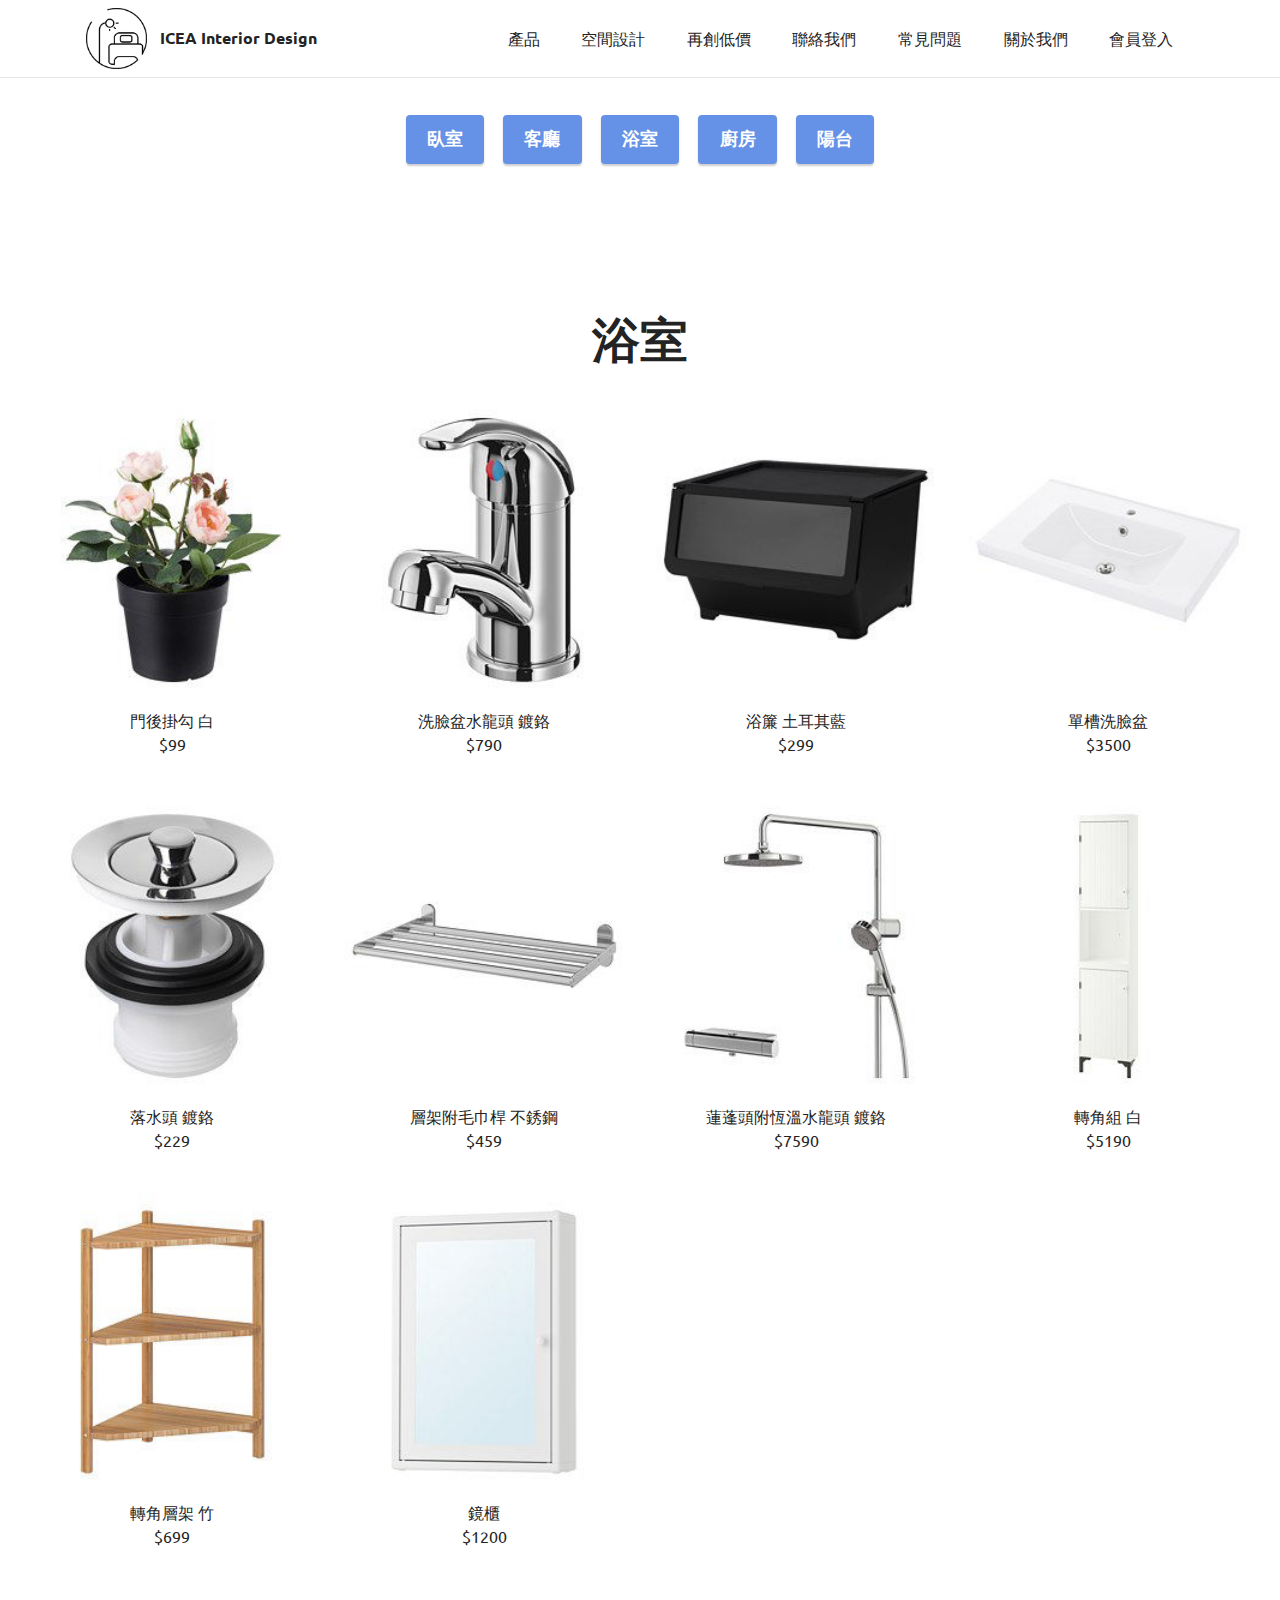
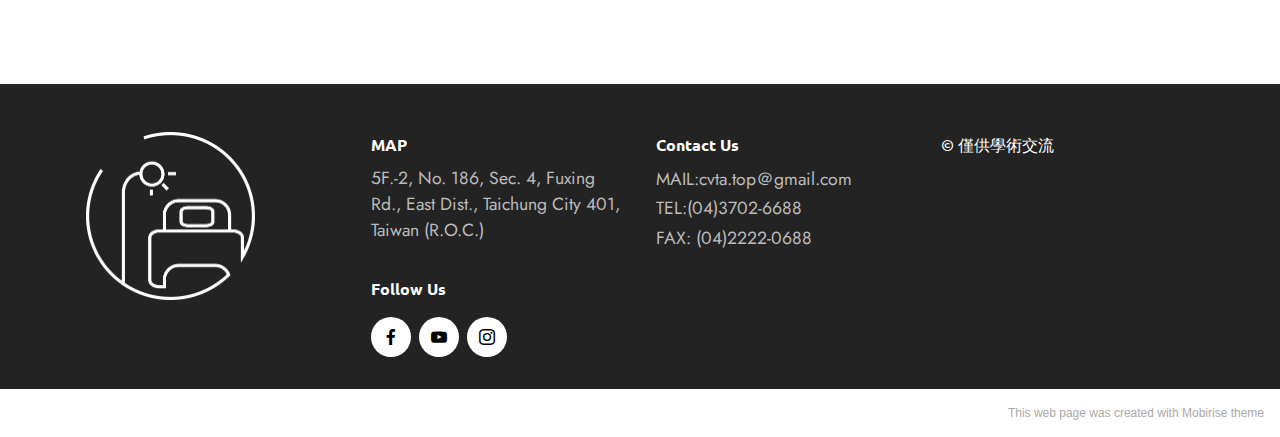
<file: page9.html>
<!DOCTYPE html>
<html  >
<head>
  <!-- Site made with Mobirise Website Builder v5.2.0, https://mobirise.com -->
  <meta charset="UTF-8">
  <meta http-equiv="X-UA-Compatible" content="IE=edge">
  <meta name="generator" content="Mobirise v5.2.0, mobirise.com">
  <meta name="viewport" content="width=device-width, initial-scale=1, minimum-scale=1">
  <link rel="shortcut icon" href="images/logo-128x44.png" type="image/x-icon">
  <meta name="description" content="">
  
  
  <title>Page 1-4</title>
  <link rel="stylesheet" href="web/assets/mobirise-icons2/mobirise2.css">
  <link rel="stylesheet" href="tether/tether.min.css">
  <link rel="stylesheet" href="bootstrap/css/bootstrap.min.css">
  <link rel="stylesheet" href="bootstrap/css/bootstrap-grid.min.css">
  <link rel="stylesheet" href="bootstrap/css/bootstrap-reboot.min.css">
  <link rel="stylesheet" href="dropdown/css/style.css">
  <link rel="stylesheet" href="socicon/css/styles.css">
  <link rel="stylesheet" href="theme/css/style.css">
  <link rel="preload" as="style" href="mobirise/css/mbr-additional.css"><link rel="stylesheet" href="mobirise/css/mbr-additional.css" type="text/css">
  
  
  
  
</head>
<body>
  
  <section class="menu cid-slWoaFUMUD" once="menu" id="menu1-2n">
    
    <nav class="navbar navbar-dropdown navbar-fixed-top navbar-expand-lg">
        <div class="container">
            <div class="navbar-brand">
                <span class="navbar-logo">
                    <a href="index.html">
                        <img src="images/logo4-351x351.png" alt="Mobirise" style="height: 3.8rem;">
                    </a>
                </span>
                <span class="navbar-caption-wrap"><a class="navbar-caption text-black text-primary display-7" href="index.html">ICEA Interior Design</a></span>
            </div>
            <button class="navbar-toggler" type="button" data-toggle="collapse" data-target="#navbarSupportedContent" aria-controls="navbarNavAltMarkup" aria-expanded="false" aria-label="Toggle navigation">
                <div class="hamburger">
                    <span></span>
                    <span></span>
                    <span></span>
                    <span></span>
                </div>
            </button>
            <div class="collapse navbar-collapse" id="navbarSupportedContent">
                <ul class="navbar-nav nav-dropdown nav-right" data-app-modern-menu="true"><li class="nav-item"><a class="nav-link link text-black text-primary display-7" href="page1.html">產品</a></li><li class="nav-item"><a class="nav-link link text-black text-primary display-7" href="page4.html">空間設計</a></li><li class="nav-item"><a class="nav-link link text-black text-primary display-7" href="page5.html">再創低價</a></li><li class="nav-item"><a class="nav-link link text-black text-primary display-7" href="page6.html">聯絡我們</a></li>
                    <li class="nav-item"><a class="nav-link link text-black text-primary display-7" href="page7.html">常見問題</a></li><li class="nav-item"><a class="nav-link link text-black text-primary display-7" href="page12.html">關於我們</a></li><li class="nav-item"><a class="nav-link link text-black text-primary display-7" href="page13.html">會員登入</a></li></ul>
                
                
            </div>
        </div>
    </nav>

</section>

<section class="mbr-section content8 cid-slWoaFC9Zc" id="content8-2m">

    

    <div class="container">
        <div class="media-container-row title">
            <div class="col-12 col-md-8">
                <div class="mbr-section-btn align-center"><a class="btn btn-primary display-4" href="page3.html">臥室</a> <a class="btn btn-primary display-4" href="page8.html">客廳</a> <a class="btn btn-primary display-4" href="page9.html">浴室</a>
                    <a class="btn btn-primary display-4" href="page10.html">廚房</a> <a class="btn btn-primary display-4" href="page11.html">陽台</a></div>
            </div>
        </div>
    </div>
</section>

<section class="gallery5 mbr-gallery cid-slWoaGsVzs" id="gallery5-2o">
    

    

    <div class="container-fluid">
        <div class="mbr-section-head">
            <h3 class="mbr-section-title mbr-fonts-style align-center m-0 display-2"><strong>浴室</strong></h3>
            <h4 class="mbr-section-subtitle mbr-fonts-style align-center mb-0 mt-2 display-5"></h4>
        </div>
        <div class="row mbr-gallery mt-4">
            <div class="col-12 col-md-6 col-lg-3 item gallery-image">
                <div class="item-wrapper" data-toggle="modal" data-target="#slXhBpDLme-modal">
                    <img class="w-100" src="images/-99-250x250.jpg" alt="" data-slide-to="0" data-target="#lb-slXhBpDLme">
                    <div class="icon-wrapper">
                        <span class="mobi-mbri mobi-mbri-search mbr-iconfont mbr-iconfont-btn"></span>
                    </div>
                </div>
                <h6 class="mbr-item-subtitle mbr-fonts-style align-center mb-2 mt-2 display-7">門後掛勾 白<br>$99</h6>
            </div>
            <div class="col-12 col-md-6 col-lg-3 item gallery-image">
                <div class="item-wrapper" data-toggle="modal" data-target="#slXhBpDLme-modal">
                    <img class="w-100" src="images/-790-250x250.jpg" alt="" data-slide-to="1" data-target="#lb-slXhBpDLme">
                    <div class="icon-wrapper">
                        <span class="mobi-mbri mobi-mbri-search mbr-iconfont mbr-iconfont-btn"></span>
                    </div>
                </div>
                <h6 class="mbr-item-subtitle mbr-fonts-style align-center mb-2 mt-2 display-7">洗臉盆水龍頭 鍍鉻<br>$790</h6>
            </div>
            <div class="col-12 col-md-6 col-lg-3 item gallery-image">
                <div class="item-wrapper" data-toggle="modal" data-target="#slXhBpDLme-modal">
                    <img class="w-100" src="images/-299-250x250.jpg" alt="" data-slide-to="2" data-target="#lb-slXhBpDLme">
                    <div class="icon-wrapper">
                        <span class="mobi-mbri mobi-mbri-search mbr-iconfont mbr-iconfont-btn"></span>
                    </div>
                </div>
                <h6 class="mbr-item-subtitle mbr-fonts-style align-center mb-2 mt-2 display-7">浴簾 土耳其藍<br>$299</h6>
            </div>
            <div class="col-12 col-md-6 col-lg-3 item gallery-image">
                <div class="item-wrapper" data-toggle="modal" data-target="#slXhBpDLme-modal">
                    <img class="w-100" src="images/-3500-250x250.jpg" alt="" data-slide-to="3" data-target="#lb-slXhBpDLme">
                    <div class="icon-wrapper">
                        <span class="mobi-mbri mobi-mbri-search mbr-iconfont mbr-iconfont-btn"></span>
                    </div>
                </div>
                <h6 class="mbr-item-subtitle mbr-fonts-style align-center mb-2 mt-2 display-7">單槽洗臉盆<br>$3500</h6>
            </div><div class="col-12 col-md-6 col-lg-3 item gallery-image">
                <div class="item-wrapper" data-toggle="modal" data-target="#slXhBpDLme-modal">
                    <img class="w-100" src="images/-229-250x250.jpg" alt="" data-slide-to="4" data-target="#lb-slXhBpDLme">
                    <div class="icon-wrapper">
                        <span class="mobi-mbri mobi-mbri-search mbr-iconfont mbr-iconfont-btn"></span>
                    </div>
                </div>
                <h6 class="mbr-item-subtitle mbr-fonts-style align-center mb-2 mt-2 display-7">落水頭 鍍鉻<br>$229</h6>
            </div><div class="col-12 col-md-6 col-lg-3 item gallery-image">
                <div class="item-wrapper" data-toggle="modal" data-target="#slXhBpDLme-modal">
                    <img class="w-100" src="images/-459-250x250.jpg" alt="" data-slide-to="5" data-target="#lb-slXhBpDLme">
                    <div class="icon-wrapper">
                        <span class="mobi-mbri mobi-mbri-search mbr-iconfont mbr-iconfont-btn"></span>
                    </div>
                </div>
                <h6 class="mbr-item-subtitle mbr-fonts-style align-center mb-2 mt-2 display-7">層架附毛巾桿 不銹鋼<br>$459</h6>
            </div><div class="col-12 col-md-6 col-lg-3 item gallery-image">
                <div class="item-wrapper" data-toggle="modal" data-target="#slXhBpDLme-modal">
                    <img class="w-100" src="images/-7590-250x250.jpg" alt="" data-slide-to="6" data-target="#lb-slXhBpDLme">
                    <div class="icon-wrapper">
                        <span class="mobi-mbri mobi-mbri-search mbr-iconfont mbr-iconfont-btn"></span>
                    </div>
                </div>
                <h6 class="mbr-item-subtitle mbr-fonts-style align-center mb-2 mt-2 display-7">蓮蓬頭附恆溫水龍頭 鍍鉻<br>$7590</h6>
            </div><div class="col-12 col-md-6 col-lg-3 item gallery-image">
                <div class="item-wrapper" data-toggle="modal" data-target="#slXhBpDLme-modal">
                    <img class="w-100" src="images/-5190-250x250.jpg" alt="" data-slide-to="7" data-target="#lb-slXhBpDLme">
                    <div class="icon-wrapper">
                        <span class="mobi-mbri mobi-mbri-search mbr-iconfont mbr-iconfont-btn"></span>
                    </div>
                </div>
                <h6 class="mbr-item-subtitle mbr-fonts-style align-center mb-2 mt-2 display-7">轉角組 白<br>$5190</h6>
            </div><div class="col-12 col-md-6 col-lg-3 item gallery-image">
                <div class="item-wrapper" data-toggle="modal" data-target="#slXhBpDLme-modal">
                    <img class="w-100" src="images/-699-250x250.jpg" alt="" data-slide-to="8" data-target="#lb-slXhBpDLme">
                    <div class="icon-wrapper">
                        <span class="mobi-mbri mobi-mbri-search mbr-iconfont mbr-iconfont-btn"></span>
                    </div>
                </div>
                <h6 class="mbr-item-subtitle mbr-fonts-style align-center mb-2 mt-2 display-7">轉角層架 竹<br>$699</h6>
            </div><div class="col-12 col-md-6 col-lg-3 item gallery-image">
                <div class="item-wrapper" data-toggle="modal" data-target="#slXhBpDLme-modal">
                    <img class="w-100" src="images/-1200-250x250.jpg" alt="" data-slide-to="9" data-target="#lb-slXhBpDLme">
                    <div class="icon-wrapper">
                        <span class="mobi-mbri mobi-mbri-search mbr-iconfont mbr-iconfont-btn"></span>
                    </div>
                </div>
                <h6 class="mbr-item-subtitle mbr-fonts-style align-center mb-2 mt-2 display-7">鏡櫃<br>$1200</h6>
            </div>
        </div>

        <div class="modal mbr-slider" tabindex="-1" role="dialog" aria-hidden="true" id="slXhBpDLme-modal">
            <div class="modal-dialog" role="document">
                <div class="modal-content">
                    <div class="modal-body">
                        <div class="carousel slide" id="lb-slXhBpDLme" data-interval="5000">
                            <div class="carousel-inner">
                                <div class="carousel-item active">
                                    <img class="d-block w-100" src="images/-99-250x250.jpg" alt="">
                                </div>
                                <div class="carousel-item">
                                    <img class="d-block w-100" src="images/-790-250x250.jpg" alt="">
                                </div>
                                <div class="carousel-item">
                                    <img class="d-block w-100" src="images/-299-250x250.jpg" alt="">
                                </div>
                                <div class="carousel-item">
                                    <img class="d-block w-100" src="images/-3500-250x250.jpg" alt="">
                                </div><div class="carousel-item">
                                    <img class="d-block w-100" src="images/-229-250x250.jpg" alt="">
                                </div><div class="carousel-item">
                                    <img class="d-block w-100" src="images/-459-250x250.jpg" alt="">
                                </div><div class="carousel-item">
                                    <img class="d-block w-100" src="images/-7590-250x250.jpg" alt="">
                                </div><div class="carousel-item">
                                    <img class="d-block w-100" src="images/-5190-250x250.jpg" alt="">
                                </div><div class="carousel-item">
                                    <img class="d-block w-100" src="images/-699-250x250.jpg" alt="">
                                </div><div class="carousel-item">
                                    <img class="d-block w-100" src="images/-1200-250x250.jpg" alt="">
                                </div>
                            </div>
                            <ol class="carousel-indicators">
                                <li data-slide-to="0" class="active" data-target="#lb-slXhBpDLme"></li>
                                <li data-slide-to="1" data-target="#lb-slXhBpDLme"></li>
                                <li data-slide-to="2" data-target="#lb-slXhBpDLme"></li>
                                <li data-slide-to="3" data-target="#lb-slXhBpDLme"></li><li data-slide-to="4" data-target="#lb-slXhBpDLme"></li><li data-slide-to="5" data-target="#lb-slXhBpDLme"></li><li data-slide-to="6" data-target="#lb-slXhBpDLme"></li><li data-slide-to="7" data-target="#lb-slXhBpDLme"></li><li data-slide-to="8" data-target="#lb-slXhBpDLme"></li><li data-slide-to="9" data-target="#lb-slXhBpDLme"></li>
                            </ol>
                            <a role="button" href="" class="close" data-dismiss="modal" aria-label="Close">
                            </a>
                            <a class="carousel-control-prev carousel-control" role="button" data-slide="prev" href="#lb-slXhBpDLme">
                                <span class="mobi-mbri mobi-mbri-arrow-prev" aria-hidden="true"></span>
                                <span class="sr-only">Previous</span>
                            </a>
                            <a class="carousel-control-next carousel-control" role="button" data-slide="next" href="#lb-slXhBpDLme">
                                <span class="mobi-mbri mobi-mbri-arrow-next" aria-hidden="true"></span>
                                <span class="sr-only">Next</span>
                            </a>
                        </div>
                    </div>
                </div>
            </div>
        </div>
    </div>
</section>

<section class="footer4 cid-slWoaHCJE1" once="footers" id="footer4-2p">

    
    
    <div class="container">
        <div class="row mbr-white">
            <div class="col-6 col-lg-3">
                <div class="media-wrap col-md-8 col-12">
                    <a href="index.html">
                        <img src="images/logo5-337x337.png" alt="Mobirise">
                    </a>
                </div>
            </div>
            <div class="col-12 col-md-6 col-lg-3">
                <h5 class="mbr-section-subtitle mbr-fonts-style mb-2 display-7"><strong>MAP</strong></h5>
                <p class="mbr-text mbr-fonts-style mb-4 display-4">5F.-2, No. 186, Sec. 4, Fuxing Rd., East Dist., Taichung City 401, Taiwan (R.O.C.)&nbsp;<br></p>
                <h5 class="mbr-section-subtitle mbr-fonts-style mb-3 display-7">
                    <strong>Follow Us</strong>
                </h5>
                <div class="social-row display-7">
                    <div class="soc-item">
                        <a href="https://www.facebook.com/" target="_blank">
                            <span class="mbr-iconfont socicon-facebook socicon"></span>
                        </a>
                    </div>
                    <div class="soc-item">
                        <a href="https://www.youtube.com/" target="_blank">
                            <span class="mbr-iconfont socicon-youtube socicon"></span>
                        </a>
                    </div>
                    <div class="soc-item">
                        <a href="https://www.instagram.com/" target="_blank">
                            <span class="mbr-iconfont socicon-instagram socicon"></span>
                        </a>
                    </div>
                    
                </div>
            </div>
            <div class="col-12 col-md-6 col-lg-3">
                <h5 class="mbr-section-subtitle mbr-fonts-style mb-2 display-7"><strong>Contact Us</strong></h5>
                <ul class="list mbr-fonts-style display-4">
                    <li class="mbr-text item-wrap">MAIL:cvta.top＠gmail.com</li><li class="mbr-text item-wrap">TEL:(04)3702-6688</li><li class="mbr-text item-wrap">FAX: (04)2222-0688</li><li class="mbr-text item-wrap"><br></li><li class="mbr-text item-wrap"><br></li>
                </ul>
            </div>
            <div class="col-12 col-md-6 col-lg-3">
                <h5 class="mbr-section-subtitle mbr-fonts-style mb-2 display-7">© 僅供學術交流</h5>
                <ul class="list mbr-fonts-style display-4">
                    <li class="mbr-text item-wrap"><br></li>
                </ul>
            </div>
            
        </div>
    </div>
</section><section style="background-color: #fff; font-family: -apple-system, BlinkMacSystemFont, 'Segoe UI', 'Roboto', 'Helvetica Neue', Arial, sans-serif; color:#aaa; font-size:12px; padding: 0; align-items: center; display: flex;"><a href="https://mobirise.site/x" style="flex: 1 1; height: 3rem; padding-left: 1rem;"></a><p style="flex: 0 0 auto; margin:0; padding-right:1rem;"><a href="https://mobirise.site/r" style="color:#aaa;">This web page</a> was created with Mobirise theme</p></section><script src="web/assets/jquery/jquery.min.js"></script>  <script src="popper/popper.min.js"></script>  <script src="tether/tether.min.js"></script>  <script src="bootstrap/js/bootstrap.min.js"></script>  <script src="smoothscroll/smooth-scroll.js"></script>  <script src="dropdown/js/nav-dropdown.js"></script>  <script src="dropdown/js/navbar-dropdown.js"></script>  <script src="touchswipe/jquery.touch-swipe.min.js"></script>  <script src="theme/js/script.js"></script>  
  
  
</body>
</html>
</file>
<file: dropdown/css/style.css>
.navbar-dropdown {
  left: 0;
  padding: 0;
  position: absolute;
  right: 0;
  top: 0;
  transition: all 0.45s ease;
  z-index: 1030;
  background: #282828; }
  .navbar-dropdown .navbar-logo {
    margin-right: 0.8rem;
    transition: margin 0.3s ease-in-out;
    vertical-align: middle; }
    .navbar-dropdown .navbar-logo img {
      height: 3.125rem;
      transition: all 0.3s ease-in-out; }
    .navbar-dropdown .navbar-logo.mbr-iconfont {
      font-size: 3.125rem;
      line-height: 3.125rem; }
  .navbar-dropdown .navbar-caption {
    font-weight: 700;
    white-space: normal;
    vertical-align: -4px;
    line-height: 3.125rem !important; }
    .navbar-dropdown .navbar-caption, .navbar-dropdown .navbar-caption:hover {
      color: inherit;
      text-decoration: none; }
  .navbar-dropdown .mbr-iconfont + .navbar-caption {
    vertical-align: -1px; }
  .navbar-dropdown.navbar-fixed-top {
    position: fixed; }
  .navbar-dropdown .navbar-brand span {
    vertical-align: -4px; }
  .navbar-dropdown.bg-color.transparent {
    background: none; }
  .navbar-dropdown.navbar-short .navbar-brand {
    padding: 0.625rem 0; }
    .navbar-dropdown.navbar-short .navbar-brand span {
      vertical-align: -1px; }
  .navbar-dropdown.navbar-short .navbar-caption {
    line-height: 2.375rem !important;
    vertical-align: -2px; }
  .navbar-dropdown.navbar-short .navbar-logo {
    margin-right: 0.5rem; }
    .navbar-dropdown.navbar-short .navbar-logo img {
      height: 2.375rem; }
    .navbar-dropdown.navbar-short .navbar-logo.mbr-iconfont {
      font-size: 2.375rem;
      line-height: 2.375rem; }
  .navbar-dropdown.navbar-short .mbr-table-cell {
    height: 3.625rem; }
  .navbar-dropdown .navbar-close {
    left: 0.6875rem;
    position: fixed;
    top: 0.75rem;
    z-index: 1000; }
  .navbar-dropdown .hamburger-icon {
    content: "";
    display: inline-block;
    vertical-align: middle;
    width: 16px;
    -webkit-box-shadow: 0 -6px 0 1px #282828,0 0 0 1px #282828,0 6px 0 1px #282828;
    -moz-box-shadow: 0 -6px 0 1px #282828,0 0 0 1px #282828,0 6px 0 1px #282828;
    box-shadow: 0 -6px 0 1px #282828,0 0 0 1px #282828,0 6px 0 1px #282828; }

.dropdown-menu .dropdown-toggle[data-toggle="dropdown-submenu"]::after {
  border-bottom: 0.35em solid transparent;
  border-left: 0.35em solid;
  border-right: 0;
  border-top: 0.35em solid transparent;
  margin-left: 0.3rem; }

.dropdown-menu .dropdown-item:focus {
  outline: 0; }

.nav-dropdown {
  font-size: 0.75rem;
  font-weight: 500;
  height: auto !important; }
  .nav-dropdown .nav-btn {
    padding-left: 1rem; }
  .nav-dropdown .link {
    margin: .667em 1.667em;
    font-weight: 500;
    padding: 0;
    transition: color .2s ease-in-out; }
    .nav-dropdown .link.dropdown-toggle {
      margin-right: 2.583em; }
      .nav-dropdown .link.dropdown-toggle::after {
        margin-left: .25rem;
        border-top: 0.35em solid;
        border-right: 0.35em solid transparent;
        border-left: 0.35em solid transparent;
        border-bottom: 0; }
      .nav-dropdown .link.dropdown-toggle[aria-expanded="true"] {
        margin: 0;
        padding: 0.667em 3.263em  0.667em 1.667em; }
  .nav-dropdown .link::after,
  .nav-dropdown .dropdown-item::after {
    color: inherit; }
  .nav-dropdown .btn {
    font-size: 0.75rem;
    font-weight: 700;
    letter-spacing: 0;
    margin-bottom: 0;
    padding-left: 1.25rem;
    padding-right: 1.25rem; }
  .nav-dropdown .dropdown-menu {
    border-radius: 0;
    border: 0;
    left: 0;
    margin: 0;
    padding-bottom: 1.25rem;
    padding-top: 1.25rem;
    position: relative; }
  .nav-dropdown .dropdown-submenu {
    margin-left: 0.125rem;
    top: 0; }
  .nav-dropdown .dropdown-item {
    font-weight: 500;
    line-height: 2;
    padding: 0.3846em 4.615em 0.3846em 1.5385em;
    position: relative;
    transition: color .2s ease-in-out, background-color .2s ease-in-out; }
    .nav-dropdown .dropdown-item::after {
      margin-top: -0.3077em;
      position: absolute;
      right: 1.1538em;
      top: 50%; }
    .nav-dropdown .dropdown-item:focus, .nav-dropdown .dropdown-item:hover {
      background: none; }

@media (max-width: 767px) {
  .nav-dropdown.navbar-toggleable-sm {
    bottom: 0;
    display: none;
    left: 0;
    overflow-x: hidden;
    position: fixed;
    top: 0;
    transform: translateX(-100%);
    -ms-transform: translateX(-100%);
    -webkit-transform: translateX(-100%);
    width: 18.75rem;
    z-index: 999; } }
.nav-dropdown.navbar-toggleable-xl {
  bottom: 0;
  display: none;
  left: 0;
  overflow-x: hidden;
  position: fixed;
  top: 0;
  transform: translateX(-100%);
  -ms-transform: translateX(-100%);
  -webkit-transform: translateX(-100%);
  width: 18.75rem;
  z-index: 999; }

.nav-dropdown-sm {
  display: block !important;
  overflow-x: hidden;
  overflow: auto;
  padding-top: 3.875rem; }
  .nav-dropdown-sm::after {
    content: "";
    display: block;
    height: 3rem;
    width: 100%; }
  .nav-dropdown-sm.collapse.in ~ .navbar-close {
    display: block !important; }
  .nav-dropdown-sm.collapsing, .nav-dropdown-sm.collapse.in {
    transform: translateX(0);
    -ms-transform: translateX(0);
    -webkit-transform: translateX(0);
    transition: all 0.25s ease-out;
    -webkit-transition: all 0.25s ease-out;
    background: #282828; }
  .nav-dropdown-sm.collapsing[aria-expanded="false"] {
    transform: translateX(-100%);
    -ms-transform: translateX(-100%);
    -webkit-transform: translateX(-100%); }
  .nav-dropdown-sm .nav-item {
    display: block;
    margin-left: 0 !important;
    padding-left: 0; }
  .nav-dropdown-sm .link,
  .nav-dropdown-sm .dropdown-item {
    border-top: 1px dotted rgba(255, 255, 255, 0.1);
    font-size: 0.8125rem;
    line-height: 1.6;
    margin: 0 !important;
    padding: 0.875rem 2.4rem 0.875rem 1.5625rem !important;
    position: relative;
    white-space: normal; }
    .nav-dropdown-sm .link:focus, .nav-dropdown-sm .link:hover,
    .nav-dropdown-sm .dropdown-item:focus,
    .nav-dropdown-sm .dropdown-item:hover {
      background: rgba(0, 0, 0, 0.2) !important;
      color: #c0a375; }
  .nav-dropdown-sm .nav-btn {
    position: relative;
    padding: 1.5625rem 1.5625rem 0 1.5625rem; }
    .nav-dropdown-sm .nav-btn::before {
      border-top: 1px dotted rgba(255, 255, 255, 0.1);
      content: "";
      left: 0;
      position: absolute;
      top: 0;
      width: 100%; }
    .nav-dropdown-sm .nav-btn + .nav-btn {
      padding-top: 0.625rem; }
      .nav-dropdown-sm .nav-btn + .nav-btn::before {
        display: none; }
  .nav-dropdown-sm .btn {
    padding: 0.625rem 0; }
  .nav-dropdown-sm .dropdown-toggle[data-toggle="dropdown-submenu"]::after {
    margin-left: .25rem;
    border-top: 0.35em solid;
    border-right: 0.35em solid transparent;
    border-left: 0.35em solid transparent;
    border-bottom: 0; }
  .nav-dropdown-sm .dropdown-toggle[data-toggle="dropdown-submenu"][aria-expanded="true"]::after {
    border-top: 0;
    border-right: 0.35em solid transparent;
    border-left: 0.35em solid transparent;
    border-bottom: 0.35em solid; }
  .nav-dropdown-sm .dropdown-menu {
    margin: 0;
    padding: 0;
    position: relative;
    top: 0;
    left: 0;
    width: 100%;
    border: 0;
    float: none;
    border-radius: 0;
    background: none; }
  .nav-dropdown-sm .dropdown-submenu {
    left: 100%;
    margin-left: 0.125rem;
    margin-top: -1.25rem;
    top: 0; }

.navbar-toggleable-sm .nav-dropdown .dropdown-menu {
  position: absolute; }

.navbar-toggleable-sm .nav-dropdown .dropdown-submenu {
  left: 100%;
  margin-left: 0.125rem;
  margin-top: -1.25rem;
  top: 0; }

.navbar-toggleable-sm.opened .nav-dropdown .dropdown-menu {
  position: relative; }

.navbar-toggleable-sm.opened .nav-dropdown .dropdown-submenu {
  left: 0;
  margin-left: 00rem;
  margin-top: 0rem;
  top: 0; }

.is-builder .nav-dropdown.collapsing {
  transition: none !important; }

/*# sourceMappingURL=style.css.map */
</file>
<file: socicon/css/styles.css>
@charset "UTF-8";

@font-face {
  font-family: 'Socicon';
  src:  url('../fonts/socicon.eot');
  src:  url('../fonts/socicon.eot?#iefix') format('embedded-opentype'),
    url('../fonts/socicon.woff2') format('woff2'),
    url('../fonts/socicon.ttf') format('truetype'),
    url('../fonts/socicon.woff') format('woff'),
    url('../fonts/socicon.svg#socicon') format('svg');
  font-weight: normal;
  font-style: normal;
}

[data-icon]:before {
  font-family: "socicon" !important;
  content: attr(data-icon);
  font-style: normal !important;
  font-weight: normal !important;
  font-variant: normal !important;
  text-transform: none !important;
  speak: none;
  line-height: 1;
  -webkit-font-smoothing: antialiased;
  -moz-osx-font-smoothing: grayscale;
}

[class^="socicon-"], [class*=" socicon-"] {
  /* use !important to prevent issues with browser extensions that change fonts */
  font-family: 'Socicon' !important;
  speak: none;
  font-style: normal;
  font-weight: normal;
  font-variant: normal;
  text-transform: none;
  line-height: 1;

  /* Better Font Rendering =========== */
  -webkit-font-smoothing: antialiased;
  -moz-osx-font-smoothing: grayscale;
}

.socicon-eitaa:before {
  content: "\e97c";
}
.socicon-soroush:before {
  content: "\e97d";
}
.socicon-bale:before {
  content: "\e97e";
}
.socicon-zazzle:before {
  content: "\e97b";
}
.socicon-society6:before {
  content: "\e97a";
}
.socicon-redbubble:before {
  content: "\e979";
}
.socicon-avvo:before {
  content: "\e978";
}
.socicon-stitcher:before {
  content: "\e977";
}
.socicon-googlehangouts:before {
  content: "\e974";
}
.socicon-dlive:before {
  content: "\e975";
}
.socicon-vsco:before {
  content: "\e976";
}
.socicon-flipboard:before {
  content: "\e973";
}
.socicon-ubuntu:before {
  content: "\e958";
}
.socicon-artstation:before {
  content: "\e959";
}
.socicon-invision:before {
  content: "\e95a";
}
.socicon-torial:before {
  content: "\e95b";
}
.socicon-collectorz:before {
  content: "\e95c";
}
.socicon-seenthis:before {
  content: "\e95d";
}
.socicon-googleplaymusic:before {
  content: "\e95e";
}
.socicon-debian:before {
  content: "\e95f";
}
.socicon-filmfreeway:before {
  content: "\e960";
}
.socicon-gnome:before {
  content: "\e961";
}
.socicon-itchio:before {
  content: "\e962";
}
.socicon-jamendo:before {
  content: "\e963";
}
.socicon-mix:before {
  content: "\e964";
}
.socicon-sharepoint:before {
  content: "\e965";
}
.socicon-tinder:before {
  content: "\e966";
}
.socicon-windguru:before {
  content: "\e967";
}
.socicon-cdbaby:before {
  content: "\e968";
}
.socicon-elementaryos:before {
  content: "\e969";
}
.socicon-stage32:before {
  content: "\e96a";
}
.socicon-tiktok:before {
  content: "\e96b";
}
.socicon-gitter:before {
  content: "\e96c";
}
.socicon-letterboxd:before {
  content: "\e96d";
}
.socicon-threema:before {
  content: "\e96e";
}
.socicon-splice:before {
  content: "\e96f";
}
.socicon-metapop:before {
  content: "\e970";
}
.socicon-naver:before {
  content: "\e971";
}
.socicon-remote:before {
  content: "\e972";
}
.socicon-internet:before {
  content: "\e957";
}
.socicon-moddb:before {
  content: "\e94b";
}
.socicon-indiedb:before {
  content: "\e94c";
}
.socicon-traxsource:before {
  content: "\e94d";
}
.socicon-gamefor:before {
  content: "\e94e";
}
.socicon-pixiv:before {
  content: "\e94f";
}
.socicon-myanimelist:before {
  content: "\e950";
}
.socicon-blackberry:before {
  content: "\e951";
}
.socicon-wickr:before {
  content: "\e952";
}
.socicon-spip:before {
  content: "\e953";
}
.socicon-napster:before {
  content: "\e954";
}
.socicon-beatport:before {
  content: "\e955";
}
.socicon-hackerone:before {
  content: "\e956";
}
.socicon-hackernews:before {
  content: "\e946";
}
.socicon-smashwords:before {
  content: "\e947";
}
.socicon-kobo:before {
  content: "\e948";
}
.socicon-bookbub:before {
  content: "\e949";
}
.socicon-mailru:before {
  content: "\e94a";
}
.socicon-gitlab:before {
  content: "\e945";
}
.socicon-instructables:before {
  content: "\e944";
}
.socicon-portfolio:before {
  content: "\e943";
}
.socicon-codered:before {
  content: "\e940";
}
.socicon-origin:before {
  content: "\e941";
}
.socicon-nextdoor:before {
  content: "\e942";
}
.socicon-udemy:before {
  content: "\e93f";
}
.socicon-livemaster:before {
  content: "\e93e";
}
.socicon-crunchbase:before {
  content: "\e93b";
}
.socicon-homefy:before {
  content: "\e93c";
}
.socicon-calendly:before {
  content: "\e93d";
}
.socicon-realtor:before {
  content: "\e90f";
}
.socicon-tidal:before {
  content: "\e910";
}
.socicon-qobuz:before {
  content: "\e911";
}
.socicon-natgeo:before {
  content: "\e912";
}
.socicon-mastodon:before {
  content: "\e913";
}
.socicon-unsplash:before {
  content: "\e914";
}
.socicon-homeadvisor:before {
  content: "\e915";
}
.socicon-angieslist:before {
  content: "\e916";
}
.socicon-codepen:before {
  content: "\e917";
}
.socicon-slack:before {
  content: "\e918";
}
.socicon-openaigym:before {
  content: "\e919";
}
.socicon-logmein:before {
  content: "\e91a";
}
.socicon-fiverr:before {
  content: "\e91b";
}
.socicon-gotomeeting:before {
  content: "\e91c";
}
.socicon-aliexpress:before {
  content: "\e91d";
}
.socicon-guru:before {
  content: "\e91e";
}
.socicon-appstore:before {
  content: "\e91f";
}
.socicon-homes:before {
  content: "\e920";
}
.socicon-zoom:before {
  content: "\e921";
}
.socicon-alibaba:before {
  content: "\e922";
}
.socicon-craigslist:before {
  content: "\e923";
}
.socicon-wix:before {
  content: "\e924";
}
.socicon-redfin:before {
  content: "\e925";
}
.socicon-googlecalendar:before {
  content: "\e926";
}
.socicon-shopify:before {
  content: "\e927";
}
.socicon-freelancer:before {
  content: "\e928";
}
.socicon-seedrs:before {
  content: "\e929";
}
.socicon-bing:before {
  content: "\e92a";
}
.socicon-doodle:before {
  content: "\e92b";
}
.socicon-bonanza:before {
  content: "\e92c";
}
.socicon-squarespace:before {
  content: "\e92d";
}
.socicon-toptal:before {
  content: "\e92e";
}
.socicon-gust:before {
  content: "\e92f";
}
.socicon-ask:before {
  content: "\e930";
}
.socicon-trulia:before {
  content: "\e931";
}
.socicon-loomly:before {
  content: "\e932";
}
.socicon-ghost:before {
  content: "\e933";
}
.socicon-upwork:before {
  content: "\e934";
}
.socicon-fundable:before {
  content: "\e935";
}
.socicon-booking:before {
  content: "\e936";
}
.socicon-googlemaps:before {
  content: "\e937";
}
.socicon-zillow:before {
  content: "\e938";
}
.socicon-niconico:before {
  content: "\e939";
}
.socicon-toneden:before {
  content: "\e93a";
}
.socicon-augment:before {
  content: "\e908";
}
.socicon-bitbucket:before {
  content: "\e909";
}
.socicon-fyuse:before {
  content: "\e90a";
}
.socicon-yt-gaming:before {
  content: "\e90b";
}
.socicon-sketchfab:before {
  content: "\e90c";
}
.socicon-mobcrush:before {
  content: "\e90d";
}
.socicon-microsoft:before {
  content: "\e90e";
}
.socicon-pandora:before {
  content: "\e907";
}
.socicon-messenger:before {
  content: "\e906";
}
.socicon-gamewisp:before {
  content: "\e905";
}
.socicon-bloglovin:before {
  content: "\e904";
}
.socicon-tunein:before {
  content: "\e903";
}
.socicon-gamejolt:before {
  content: "\e901";
}
.socicon-trello:before {
  content: "\e902";
}
.socicon-spreadshirt:before {
  content: "\e900";
}
.socicon-500px:before {
  content: "\e000";
}
.socicon-8tracks:before {
  content: "\e001";
}
.socicon-airbnb:before {
  content: "\e002";
}
.socicon-alliance:before {
  content: "\e003";
}
.socicon-amazon:before {
  content: "\e004";
}
.socicon-amplement:before {
  content: "\e005";
}
.socicon-android:before {
  content: "\e006";
}
.socicon-angellist:before {
  content: "\e007";
}
.socicon-apple:before {
  content: "\e008";
}
.socicon-appnet:before {
  content: "\e009";
}
.socicon-baidu:before {
  content: "\e00a";
}
.socicon-bandcamp:before {
  content: "\e00b";
}
.socicon-battlenet:before {
  content: "\e00c";
}
.socicon-mixer:before {
  content: "\e00d";
}
.socicon-bebee:before {
  content: "\e00e";
}
.socicon-bebo:before {
  content: "\e00f";
}
.socicon-behance:before {
  content: "\e010";
}
.socicon-blizzard:before {
  content: "\e011";
}
.socicon-blogger:before {
  content: "\e012";
}
.socicon-buffer:before {
  content: "\e013";
}
.socicon-chrome:before {
  content: "\e014";
}
.socicon-coderwall:before {
  content: "\e015";
}
.socicon-curse:before {
  content: "\e016";
}
.socicon-dailymotion:before {
  content: "\e017";
}
.socicon-deezer:before {
  content: "\e018";
}
.socicon-delicious:before {
  content: "\e019";
}
.socicon-deviantart:before {
  content: "\e01a";
}
.socicon-diablo:before {
  content: "\e01b";
}
.socicon-digg:before {
  content: "\e01c";
}
.socicon-discord:before {
  content: "\e01d";
}
.socicon-disqus:before {
  content: "\e01e";
}
.socicon-douban:before {
  content: "\e01f";
}
.socicon-draugiem:before {
  content: "\e020";
}
.socicon-dribbble:before {
  content: "\e021";
}
.socicon-drupal:before {
  content: "\e022";
}
.socicon-ebay:before {
  content: "\e023";
}
.socicon-ello:before {
  content: "\e024";
}
.socicon-endomodo:before {
  content: "\e025";
}
.socicon-envato:before {
  content: "\e026";
}
.socicon-etsy:before {
  content: "\e027";
}
.socicon-facebook:before {
  content: "\e028";
}
.socicon-feedburner:before {
  content: "\e029";
}
.socicon-filmweb:before {
  content: "\e02a";
}
.socicon-firefox:before {
  content: "\e02b";
}
.socicon-flattr:before {
  content: "\e02c";
}
.socicon-flickr:before {
  content: "\e02d";
}
.socicon-formulr:before {
  content: "\e02e";
}
.socicon-forrst:before {
  content: "\e02f";
}
.socicon-foursquare:before {
  content: "\e030";
}
.socicon-friendfeed:before {
  content: "\e031";
}
.socicon-github:before {
  content: "\e032";
}
.socicon-goodreads:before {
  content: "\e033";
}
.socicon-google:before {
  content: "\e034";
}
.socicon-googlescholar:before {
  content: "\e035";
}
.socicon-googlegroups:before {
  content: "\e036";
}
.socicon-googlephotos:before {
  content: "\e037";
}
.socicon-googleplus:before {
  content: "\e038";
}
.socicon-grooveshark:before {
  content: "\e039";
}
.socicon-hackerrank:before {
  content: "\e03a";
}
.socicon-hearthstone:before {
  content: "\e03b";
}
.socicon-hellocoton:before {
  content: "\e03c";
}
.socicon-heroes:before {
  content: "\e03d";
}
.socicon-smashcast:before {
  content: "\e03e";
}
.socicon-horde:before {
  content: "\e03f";
}
.socicon-houzz:before {
  content: "\e040";
}
.socicon-icq:before {
  content: "\e041";
}
.socicon-identica:before {
  content: "\e042";
}
.socicon-imdb:before {
  content: "\e043";
}
.socicon-instagram:before {
  content: "\e044";
}
.socicon-issuu:before {
  content: "\e045";
}
.socicon-istock:before {
  content: "\e046";
}
.socicon-itunes:before {
  content: "\e047";
}
.socicon-keybase:before {
  content: "\e048";
}
.socicon-lanyrd:before {
  content: "\e049";
}
.socicon-lastfm:before {
  content: "\e04a";
}
.socicon-line:before {
  content: "\e04b";
}
.socicon-linkedin:before {
  content: "\e04c";
}
.socicon-livejournal:before {
  content: "\e04d";
}
.socicon-lyft:before {
  content: "\e04e";
}
.socicon-macos:before {
  content: "\e04f";
}
.socicon-mail:before {
  content: "\e050";
}
.socicon-medium:before {
  content: "\e051";
}
.socicon-meetup:before {
  content: "\e052";
}
.socicon-mixcloud:before {
  content: "\e053";
}
.socicon-modelmayhem:before {
  content: "\e054";
}
.socicon-mumble:before {
  content: "\e055";
}
.socicon-myspace:before {
  content: "\e056";
}
.socicon-newsvine:before {
  content: "\e057";
}
.socicon-nintendo:before {
  content: "\e058";
}
.socicon-npm:before {
  content: "\e059";
}
.socicon-odnoklassniki:before {
  content: "\e05a";
}
.socicon-openid:before {
  content: "\e05b";
}
.socicon-opera:before {
  content: "\e05c";
}
.socicon-outlook:before {
  content: "\e05d";
}
.socicon-overwatch:before {
  content: "\e05e";
}
.socicon-patreon:before {
  content: "\e05f";
}
.socicon-paypal:before {
  content: "\e060";
}
.socicon-periscope:before {
  content: "\e061";
}
.socicon-persona:before {
  content: "\e062";
}
.socicon-pinterest:before {
  content: "\e063";
}
.socicon-play:before {
  content: "\e064";
}
.socicon-player:before {
  content: "\e065";
}
.socicon-playstation:before {
  content: "\e066";
}
.socicon-pocket:before {
  content: "\e067";
}
.socicon-qq:before {
  content: "\e068";
}
.socicon-quora:before {
  content: "\e069";
}
.socicon-raidcall:before {
  content: "\e06a";
}
.socicon-ravelry:before {
  content: "\e06b";
}
.socicon-reddit:before {
  content: "\e06c";
}
.socicon-renren:before {
  content: "\e06d";
}
.socicon-researchgate:before {
  content: "\e06e";
}
.socicon-residentadvisor:before {
  content: "\e06f";
}
.socicon-reverbnation:before {
  content: "\e070";
}
.socicon-rss:before {
  content: "\e071";
}
.socicon-sharethis:before {
  content: "\e072";
}
.socicon-skype:before {
  content: "\e073";
}
.socicon-slideshare:before {
  content: "\e074";
}
.socicon-smugmug:before {
  content: "\e075";
}
.socicon-snapchat:before {
  content: "\e076";
}
.socicon-songkick:before {
  content: "\e077";
}
.socicon-soundcloud:before {
  content: "\e078";
}
.socicon-spotify:before {
  content: "\e079";
}
.socicon-stackexchange:before {
  content: "\e07a";
}
.socicon-stackoverflow:before {
  content: "\e07b";
}
.socicon-starcraft:before {
  content: "\e07c";
}
.socicon-stayfriends:before {
  content: "\e07d";
}
.socicon-steam:before {
  content: "\e07e";
}
.socicon-storehouse:before {
  content: "\e07f";
}
.socicon-strava:before {
  content: "\e080";
}
.socicon-streamjar:before {
  content: "\e081";
}
.socicon-stumbleupon:before {
  content: "\e082";
}
.socicon-swarm:before {
  content: "\e083";
}
.socicon-teamspeak:before {
  content: "\e084";
}
.socicon-teamviewer:before {
  content: "\e085";
}
.socicon-technorati:before {
  content: "\e086";
}
.socicon-telegram:before {
  content: "\e087";
}
.socicon-tripadvisor:before {
  content: "\e088";
}
.socicon-tripit:before {
  content: "\e089";
}
.socicon-triplej:before {
  content: "\e08a";
}
.socicon-tumblr:before {
  content: "\e08b";
}
.socicon-twitch:before {
  content: "\e08c";
}
.socicon-twitter:before {
  content: "\e08d";
}
.socicon-uber:before {
  content: "\e08e";
}
.socicon-ventrilo:before {
  content: "\e08f";
}
.socicon-viadeo:before {
  content: "\e090";
}
.socicon-viber:before {
  content: "\e091";
}
.socicon-viewbug:before {
  content: "\e092";
}
.socicon-vimeo:before {
  content: "\e093";
}
.socicon-vine:before {
  content: "\e094";
}
.socicon-vkontakte:before {
  content: "\e095";
}
.socicon-warcraft:before {
  content: "\e096";
}
.socicon-wechat:before {
  content: "\e097";
}
.socicon-weibo:before {
  content: "\e098";
}
.socicon-whatsapp:before {
  content: "\e099";
}
.socicon-wikipedia:before {
  content: "\e09a";
}
.socicon-windows:before {
  content: "\e09b";
}
.socicon-wordpress:before {
  content: "\e09c";
}
.socicon-wykop:before {
  content: "\e09d";
}
.socicon-xbox:before {
  content: "\e09e";
}
.socicon-xing:before {
  content: "\e09f";
}
.socicon-yahoo:before {
  content: "\e0a0";
}
.socicon-yammer:before {
  content: "\e0a1";
}
.socicon-yandex:before {
  content: "\e0a2";
}
.socicon-yelp:before {
  content: "\e0a3";
}
.socicon-younow:before {
  content: "\e0a4";
}
.socicon-youtube:before {
  content: "\e0a5";
}
.socicon-zapier:before {
  content: "\e0a6";
}
.socicon-zerply:before {
  content: "\e0a7";
}
.socicon-zomato:before {
  content: "\e0a8";
}
.socicon-zynga:before {
  content: "\e0a9";
}
</file>
<file: theme/css/style.css>
section {
  background-color: #ffffff;
}

body {
  font-style: normal;
  line-height: 1.5;
  font-weight: 400;
  color: #232323;
  position: relative;
}

section,
.container,
.container-fluid {
  position: relative;
  word-wrap: break-word;
}

a.mbr-iconfont:hover {
  text-decoration: none;
}

.article .lead p,
.article .lead ul,
.article .lead ol,
.article .lead pre,
.article .lead blockquote {
  margin-bottom: 0;
}

a {
  font-style: normal;
  font-weight: 400;
  cursor: pointer;
}

a, a:hover {
  text-decoration: none;
}

.mbr-section-title {
  font-style: normal;
  line-height: 1.3;
}

.mbr-section-subtitle {
  line-height: 1.3;
}

.mbr-text {
  font-style: normal;
  line-height: 1.7;
}

h1,
h2,
h3,
h4,
h5,
h6,
.display-1,
.display-2,
.display-4,
.display-5,
.display-7,
span,
p,
a {
  line-height: 1;
  word-break: break-word;
  word-wrap: break-word;
  font-weight: 400;
}

b,
strong {
  font-weight: bold;
}

input:-webkit-autofill, input:-webkit-autofill:hover, input:-webkit-autofill:focus, input:-webkit-autofill:active {
  -webkit-transition-delay: 9999s;
          transition-delay: 9999s;
  -webkit-transition-property: background-color, color;
  transition-property: background-color, color;
}

textarea[type="hidden"] {
  display: none;
}

section {
  background-position: 50% 50%;
  background-repeat: no-repeat;
  background-size: cover;
}

section .mbr-background-video,
section .mbr-background-video-preview {
  position: absolute;
  bottom: 0;
  left: 0;
  right: 0;
  top: 0;
}

.hidden {
  visibility: hidden;
}

.mbr-z-index20 {
  z-index: 20;
}

/*! Base colors */
.mbr-white {
  color: #ffffff;
}

.mbr-black {
  color: #111111;
}

.mbr-bg-white {
  background-color: #ffffff;
}

.mbr-bg-black {
  background-color: #000000;
}

/*! Text-aligns */
.align-left {
  text-align: left;
}

.align-center {
  text-align: center;
}

.align-right {
  text-align: right;
}

/*! Font-weight  */
.mbr-light {
  font-weight: 300;
}

.mbr-regular {
  font-weight: 400;
}

.mbr-semibold {
  font-weight: 500;
}

.mbr-bold {
  font-weight: 700;
}

/*! Media  */
.media-content {
  -ms-flex-preferred-size: 100%;
      flex-basis: 100%;
}

.media-container-row {
  display: -webkit-box;
  display: -ms-flexbox;
  display: flex;
  -webkit-box-orient: horizontal;
  -webkit-box-direction: normal;
      -ms-flex-direction: row;
          flex-direction: row;
  -ms-flex-wrap: wrap;
      flex-wrap: wrap;
  -webkit-box-pack: center;
      -ms-flex-pack: center;
          justify-content: center;
  -ms-flex-line-pack: center;
      align-content: center;
  -webkit-box-align: start;
      -ms-flex-align: start;
          align-items: start;
}

.media-container-row .media-size-item {
  width: 400px;
}

.media-container-column {
  display: -webkit-box;
  display: -ms-flexbox;
  display: flex;
  -webkit-box-orient: vertical;
  -webkit-box-direction: normal;
      -ms-flex-direction: column;
          flex-direction: column;
  -ms-flex-wrap: wrap;
      flex-wrap: wrap;
  -webkit-box-pack: center;
      -ms-flex-pack: center;
          justify-content: center;
  -ms-flex-line-pack: center;
      align-content: center;
  -webkit-box-align: stretch;
      -ms-flex-align: stretch;
          align-items: stretch;
}

.media-container-column > * {
  width: 100%;
}

@media (min-width: 992px) {
  .media-container-row {
    -ms-flex-wrap: nowrap;
        flex-wrap: nowrap;
  }
}

figure {
  margin-bottom: 0;
  overflow: hidden;
}

figure[mbr-media-size] {
  -webkit-transition: width 0.1s;
  transition: width 0.1s;
}

img,
iframe {
  display: block;
  width: 100%;
}

.card {
  background-color: transparent;
  border: none;
}

.card-box {
  width: 100%;
}

.card-img {
  text-align: center;
  -ms-flex-negative: 0;
      flex-shrink: 0;
  -webkit-flex-shrink: 0;
}

.media {
  max-width: 100%;
  margin: 0 auto;
}

.mbr-figure {
  -ms-flex-item-align: center;
      -ms-grid-row-align: center;
      align-self: center;
}

.media-container > div {
  max-width: 100%;
}

.mbr-figure img,
.card-img img {
  width: 100%;
}

@media (max-width: 991px) {
  .media-size-item {
    width: auto !important;
  }
  .media {
    width: auto;
  }
  .mbr-figure {
    width: 100% !important;
  }
}

/*! Buttons */
.mbr-section-btn {
  margin-left: -0.6rem;
  margin-right: -0.6rem;
  font-size: 0;
}

.btn {
  font-weight: 600;
  border-width: 1px;
  font-style: normal;
  margin: 0.6rem 0.6rem;
  white-space: normal;
  -webkit-transition: all 0.2s ease-in-out;
  transition: all 0.2s ease-in-out;
  display: -webkit-inline-box;
  display: -ms-inline-flexbox;
  display: inline-flex;
  -webkit-box-align: center;
      -ms-flex-align: center;
          align-items: center;
  -webkit-box-pack: center;
      -ms-flex-pack: center;
          justify-content: center;
  word-break: break-word;
}

.btn-sm {
  font-weight: 600;
  letter-spacing: 0px;
  -webkit-transition: all 0.3s ease-in-out;
  transition: all 0.3s ease-in-out;
}

.btn-md {
  font-weight: 600;
  letter-spacing: 0px;
  -webkit-transition: all 0.3s ease-in-out;
  transition: all 0.3s ease-in-out;
}

.btn-lg {
  font-weight: 600;
  letter-spacing: 0px;
  -webkit-transition: all 0.3s ease-in-out;
  transition: all 0.3s ease-in-out;
}

.btn-form {
  margin: 0;
}

.btn-form:hover {
  cursor: pointer;
}

nav .mbr-section-btn {
  margin-left: 0rem;
  margin-right: 0rem;
}

/*! Btn icon margin */
.btn .mbr-iconfont,
.btn.btn-sm .mbr-iconfont {
  -webkit-box-ordinal-group: 2;
      -ms-flex-order: 1;
          order: 1;
  cursor: pointer;
  margin-left: 0.5rem;
  vertical-align: sub;
}

.btn.btn-md .mbr-iconfont,
.btn.btn-md .mbr-iconfont {
  margin-left: 0.8rem;
}

.mbr-regular {
  font-weight: 400;
}

.mbr-semibold {
  font-weight: 500;
}

.mbr-bold {
  font-weight: 700;
}

[type="submit"] {
  -webkit-appearance: none;
}

/*! Full-screen */
.mbr-fullscreen .mbr-overlay {
  min-height: 100vh;
}

.mbr-fullscreen {
  display: -webkit-box;
  display: -ms-flexbox;
  display: flex;
  display: -moz-flex;
  display: -ms-flex;
  display: -o-flex;
  -webkit-box-align: center;
      -ms-flex-align: center;
          align-items: center;
  min-height: 100vh;
  padding-top: 3rem;
  padding-bottom: 3rem;
}

/*! Map */
.map {
  height: 25rem;
  position: relative;
}

.map iframe {
  width: 100%;
  height: 100%;
}

/*! Scroll to top arrow */
.mbr-arrow-up {
  bottom: 25px;
  right: 90px;
  position: fixed;
  text-align: right;
  z-index: 5000;
  color: #ffffff;
  font-size: 22px;
}

.mbr-arrow-up a {
  background: rgba(0, 0, 0, 0.2);
  border-radius: 50%;
  color: #fff;
  display: inline-block;
  height: 60px;
  width: 60px;
  border: 2px solid #fff;
  outline-style: none !important;
  position: relative;
  text-decoration: none;
  -webkit-transition: all 0.3s ease-in-out;
  transition: all 0.3s ease-in-out;
  cursor: pointer;
  text-align: center;
}

.mbr-arrow-up a:hover {
  background-color: rgba(0, 0, 0, 0.4);
}

.mbr-arrow-up a i {
  line-height: 60px;
}

.mbr-arrow-up-icon {
  display: block;
  color: #fff;
}

.mbr-arrow-up-icon::before {
  content: "\203a";
  display: inline-block;
  font-family: serif;
  font-size: 22px;
  line-height: 1;
  font-style: normal;
  position: relative;
  top: 6px;
  left: -4px;
  -webkit-transform: rotate(-90deg);
          transform: rotate(-90deg);
}

/*! Arrow Down */
.mbr-arrow {
  position: absolute;
  bottom: 45px;
  left: 50%;
  width: 60px;
  height: 60px;
  cursor: pointer;
  background-color: rgba(80, 80, 80, 0.5);
  border-radius: 50%;
  -webkit-transform: translateX(-50%);
          transform: translateX(-50%);
}

@media (max-width: 767px) {
  .mbr-arrow {
    display: none;
  }
}

.mbr-arrow > a {
  display: inline-block;
  text-decoration: none;
  outline-style: none;
  -webkit-animation: arrowdown 1.7s ease-in-out infinite;
          animation: arrowdown 1.7s ease-in-out infinite;
  color: #ffffff;
}

.mbr-arrow > a > i {
  position: absolute;
  top: -2px;
  left: 15px;
  font-size: 2rem;
}

#scrollToTop a i::before {
  content: "";
  position: absolute;
  display: block;
  border-bottom: 2.5px solid #fff;
  border-left: 2.5px solid #fff;
  width: 27.8%;
  height: 27.8%;
  left: 50%;
  top: 50%;
  -webkit-transform: rotate(135deg);
  transform: translateY(-30%) translateX(-50%) rotate(135deg);
}

@keyframes arrowdown {
  0% {
    -webkit-transform: translateY(0px);
            transform: translateY(0px);
  }
  50% {
    -webkit-transform: translateY(-5px);
            transform: translateY(-5px);
  }
  100% {
    -webkit-transform: translateY(0px);
            transform: translateY(0px);
  }
}

@-webkit-keyframes arrowdown {
  0% {
    -webkit-transform: translateY(0px);
            transform: translateY(0px);
  }
  50% {
    -webkit-transform: translateY(-5px);
            transform: translateY(-5px);
  }
  100% {
    -webkit-transform: translateY(0px);
            transform: translateY(0px);
  }
}

@media (max-width: 500px) {
  .mbr-arrow-up {
    left: 50%;
    right: auto;
  }
}

/*Gradients animation*/
@keyframes gradient-animation {
  from {
    background-position: 0% 100%;
    -webkit-animation-timing-function: ease-in-out;
            animation-timing-function: ease-in-out;
  }
  to {
    background-position: 100% 0%;
    -webkit-animation-timing-function: ease-in-out;
            animation-timing-function: ease-in-out;
  }
}

@-webkit-keyframes gradient-animation {
  from {
    background-position: 0% 100%;
    -webkit-animation-timing-function: ease-in-out;
            animation-timing-function: ease-in-out;
  }
  to {
    background-position: 100% 0%;
    -webkit-animation-timing-function: ease-in-out;
            animation-timing-function: ease-in-out;
  }
}

.bg-gradient {
  background-size: 200% 200%;
  animation: gradient-animation 5s infinite alternate;
  -webkit-animation: gradient-animation 5s infinite alternate;
}

.menu .navbar-brand {
  display: -webkit-flex;
}

.menu .navbar-brand span {
  display: -webkit-box;
  display: -ms-flexbox;
  display: flex;
  display: -webkit-flex;
}

.menu .navbar-brand .navbar-caption-wrap {
  display: -webkit-flex;
}

.menu .navbar-brand .navbar-logo img {
  display: -webkit-flex;
}

@media (min-width: 768px) and (max-width: 991px) {
  .menu .navbar-toggleable-sm .navbar-nav {
    display: -webkit-box;
    display: -ms-flexbox;
  }
}

@media (max-width: 991px) {
  .menu .navbar-collapse {
    max-height: 93.5vh;
  }
  .menu .navbar-collapse.show {
    overflow: auto;
  }
}

@media (min-width: 992px) {
  .menu .navbar-nav.nav-dropdown {
    display: -webkit-flex;
  }
  .menu .navbar-toggleable-sm .navbar-collapse {
    display: -webkit-flex !important;
  }
  .menu .collapsed .navbar-collapse {
    max-height: 93.5vh;
  }
  .menu .collapsed .navbar-collapse.show {
    overflow: auto;
  }
}

@media (max-width: 767px) {
  .menu .navbar-collapse {
    max-height: 80vh;
  }
}

.nav-link .mbr-iconfont {
  margin-right: .5rem;
}

.navbar {
  display: -webkit-flex;
  -webkit-flex-wrap: wrap;
  -webkit-align-items: center;
  -webkit-justify-content: space-between;
}

.navbar-collapse {
  -webkit-flex-basis: 100%;
  -webkit-flex-grow: 1;
  -webkit-align-items: center;
}

.nav-dropdown .link {
  padding: 0.667em 1.667em !important;
  margin: 0 !important;
}

.nav {
  display: -webkit-flex;
  -webkit-flex-wrap: wrap;
}

.row {
  display: -webkit-flex;
  -webkit-flex-wrap: wrap;
}

.justify-content-center {
  -webkit-justify-content: center;
}

.form-inline {
  display: -webkit-flex;
}

.card-wrapper {
  -webkit-flex: 1;
}

.carousel-control {
  z-index: 10;
  display: -webkit-flex;
}

.carousel-controls {
  display: -webkit-flex;
}

.media {
  display: -webkit-flex;
}

.form-group:focus {
  outline: none;
}

.jq-selectbox__select {
  padding: 7px 0;
  position: relative;
}

.jq-selectbox__dropdown {
  overflow: hidden;
  border-radius: 10px;
  position: absolute;
  top: 100%;
  left: 0 !important;
  width: 100% !important;
}

.jq-selectbox__trigger-arrow {
  right: 0;
  -webkit-transform: translateY(-50%);
          transform: translateY(-50%);
}

.jq-selectbox li {
  padding: 1.07em 0.5em;
}

input[type="range"] {
  padding-left: 0 !important;
  padding-right: 0 !important;
}

.modal-dialog,
.modal-content {
  height: 100%;
}

.modal-dialog .carousel-inner {
  height: calc(100vh - 1.75rem);
}

@media (max-width: 575px) {
  .modal-dialog .carousel-inner {
    height: calc(100vh - 1rem);
  }
}

.carousel-item {
  text-align: center;
}

.carousel-item img {
  margin: auto;
}

.navbar-toggler {
  -webkit-align-self: flex-start;
  -ms-flex-item-align: start;
  align-self: flex-start;
  padding: 0.25rem 0.75rem;
  font-size: 1.25rem;
  line-height: 1;
  background: transparent;
  border: 1px solid transparent;
  border-radius: 0.25rem;
}

.navbar-toggler:focus,
.navbar-toggler:hover {
  text-decoration: none;
}

.navbar-toggler-icon {
  display: inline-block;
  width: 1.5em;
  height: 1.5em;
  vertical-align: middle;
  content: "";
  background: no-repeat center center;
  background-size: 100% 100%;
}

.navbar-toggler-left {
  position: absolute;
  left: 1rem;
}

.navbar-toggler-right {
  position: absolute;
  right: 1rem;
}

.card-img {
  width: auto;
}

.menu .navbar.collapsed:not(.beta-menu) {
  -webkit-box-orient: vertical;
  -webkit-box-direction: normal;
      -ms-flex-direction: column;
          flex-direction: column;
}

.carousel-item.active,
.carousel-item-next,
.carousel-item-prev {
  display: -webkit-box;
  display: -ms-flexbox;
  display: flex;
}

.note-air-layout .dropup .dropdown-menu,
.note-air-layout .navbar-fixed-bottom .dropdown .dropdown-menu {
  bottom: initial !important;
}

html,
body {
  height: auto;
  min-height: 100vh;
}

.dropup .dropdown-toggle::after {
  display: none;
}

.form-asterisk {
  font-family: initial;
  position: absolute;
  top: -2px;
  font-weight: normal;
}

.form-control-label {
  position: relative;
  cursor: pointer;
  margin-bottom: 0.357em;
  padding: 0;
}

.alert {
  color: #ffffff;
  border-radius: 0;
  border: 0;
  font-size: 1.1rem;
  line-height: 1.5;
  margin-bottom: 1.875rem;
  padding: 1.25rem;
  position: relative;
  text-align: center;
}

.alert.alert-form::after {
  background-color: inherit;
  bottom: -7px;
  content: "";
  display: block;
  height: 14px;
  left: 50%;
  margin-left: -7px;
  position: absolute;
  -webkit-transform: rotate(45deg);
          transform: rotate(45deg);
  width: 14px;
}

.form-control {
  background-color: #ffffff;
  background-clip: border-box;
  color: #232323;
  line-height: 1rem !important;
  height: auto;
  padding: 0.6rem 1.2rem;
  -webkit-transition: border-color 0.25s ease 0s;
  transition: border-color 0.25s ease 0s;
  border: 1px solid transparent !important;
  border-radius: 4px;
  -webkit-box-shadow: rgba(0, 0, 0, 0.07) 0px 1px 1px 0px, rgba(0, 0, 0, 0.07) 0px 1px 3px 0px, rgba(0, 0, 0, 0.03) 0px 0px 0px 1px;
          box-shadow: rgba(0, 0, 0, 0.07) 0px 1px 1px 0px, rgba(0, 0, 0, 0.07) 0px 1px 3px 0px, rgba(0, 0, 0, 0.03) 0px 0px 0px 1px;
}

.form-active .form-control:invalid {
  border-color: red;
}

form .row {
  margin-left: -0.6rem;
  margin-right: -0.6rem;
}

form .row [class*="col"] {
  padding-left: 0.6rem;
  padding-right: 0.6rem;
}

form .mbr-section-btn {
  margin: 0;
  padding-left: 0.6rem;
  padding-right: 0.6rem;
}

form .btn {
  display: -webkit-box;
  display: -ms-flexbox;
  display: flex;
  padding: 0.6rem 1.2rem;
  margin: 0;
}

form .form-check-input {
  margin-top: .5;
}

textarea.form-control {
  line-height: 1.5rem !important;
}

.form-group {
  margin-bottom: 1.2rem;
}

.form-control,
form .btn {
  min-height: 48px;
}

.gdpr-block label span.textGDPR input[name='gdpr'] {
  top: 7px;
}

.form-control:focus {
  -webkit-box-shadow: none;
          box-shadow: none;
}

:focus {
  outline: none;
}

.mbr-overlay {
  background-color: #000;
  bottom: 0;
  left: 0;
  opacity: 0.5;
  position: absolute;
  right: 0;
  top: 0;
  z-index: 0;
  pointer-events: none;
}

blockquote {
  font-style: italic;
  padding: 3rem;
  font-size: 1.09rem;
  position: relative;
  border-left: 3px solid;
}

ul,
ol,
pre,
blockquote {
  margin-bottom: 2.3125rem;
}

.mt-4 {
  margin-top: 2rem !important;
}

.mb-4 {
  margin-bottom: 2rem !important;
}

@media (min-width: 992px) {
  .container {
    padding-left: 16px;
    padding-right: 16px;
  }
  .row {
    margin-left: -16px;
    margin-right: -16px;
  }
  .row > [class*="col"] {
    padding-left: 16px;
    padding-right: 16px;
  }
}

@media (min-width: 768px) {
  .container-fluid {
    padding-left: 32px;
    padding-right: 32px;
  }
}

@media (min-width: 768px) and (max-width: 991px) {
  .mbr-container {
    padding-left: 32px;
    padding-right: 32px;
  }
}

@media (max-width: 767px) {
  .mbr-container {
    padding-left: 16px;
    padding-right: 16px;
  }
}

.card-wrapper,
.item-wrapper {
  overflow: hidden;
}

.app-video-wrapper > img {
  opacity: 1;
}
/*# sourceMappingURL=style.css.map */.engine {
	position: absolute;
	text-indent: -2400px;
	text-align: center;
	padding: 0;
	top: 0;
	left: -2400px;
}
</file>
<file: mobirise/css/mbr-additional.css>
@import url(https://fonts.googleapis.com/css?family=Jost:100,200,300,400,500,600,700,800,900,100i,200i,300i,400i,500i,600i,700i,800i,900i&display=swap);
@import url(https://fonts.googleapis.com/css?family=Ubuntu:300,300i,400,400i,500,500i,700,700i&display=swap);





.btn {
  border-width: 2px;
}
body {
  font-family: IBM Plex Sans;
}
.display-1 {
  font-family: 'Jost', sans-serif;
  font-size: 4.6rem;
  line-height: 1.1;
}
.display-1 > .mbr-iconfont {
  font-size: 5.75rem;
}
.display-2 {
  font-family: 'Jost', sans-serif;
  font-size: 3rem;
  line-height: 1.1;
}
.display-2 > .mbr-iconfont {
  font-size: 3.75rem;
}
.display-4 {
  font-family: 'Jost', sans-serif;
  font-size: 1.1rem;
  line-height: 1.5;
}
.display-4 > .mbr-iconfont {
  font-size: 1.375rem;
}
.display-5 {
  font-family: 'Jost', sans-serif;
  font-size: 2.2rem;
  line-height: 1.5;
}
.display-5 > .mbr-iconfont {
  font-size: 2.75rem;
}
.display-7 {
  font-family: 'Ubuntu', sans-serif;
  font-size: 1rem;
  line-height: 1.5;
}
.display-7 > .mbr-iconfont {
  font-size: 1.25rem;
}
/* ---- Fluid typography for mobile devices ---- */
/* 1.4 - font scale ratio ( bootstrap == 1.42857 ) */
/* 100vw - current viewport width */
/* (48 - 20)  48 == 48rem == 768px, 20 == 20rem == 320px(minimal supported viewport) */
/* 0.65 - min scale variable, may vary */
@media (max-width: 992px) {
  .display-1 {
    font-size: 3.68rem;
  }
}
@media (max-width: 768px) {
  .display-1 {
    font-size: 3.22rem;
    font-size: calc( 2.26rem + (4.6 - 2.26) * ((100vw - 20rem) / (48 - 20)));
    line-height: calc( 1.1 * (2.26rem + (4.6 - 2.26) * ((100vw - 20rem) / (48 - 20))));
  }
  .display-2 {
    font-size: 2.4rem;
    font-size: calc( 1.7rem + (3 - 1.7) * ((100vw - 20rem) / (48 - 20)));
    line-height: calc( 1.3 * (1.7rem + (3 - 1.7) * ((100vw - 20rem) / (48 - 20))));
  }
  .display-4 {
    font-size: 0.88rem;
    font-size: calc( 1.0350000000000001rem + (1.1 - 1.0350000000000001) * ((100vw - 20rem) / (48 - 20)));
    line-height: calc( 1.4 * (1.0350000000000001rem + (1.1 - 1.0350000000000001) * ((100vw - 20rem) / (48 - 20))));
  }
  .display-5 {
    font-size: 1.76rem;
    font-size: calc( 1.42rem + (2.2 - 1.42) * ((100vw - 20rem) / (48 - 20)));
    line-height: calc( 1.4 * (1.42rem + (2.2 - 1.42) * ((100vw - 20rem) / (48 - 20))));
  }
  .display-7 {
    font-size: 0.8rem;
    font-size: calc( 1rem + (1 - 1) * ((100vw - 20rem) / (48 - 20)));
    line-height: calc( 1.4 * (1rem + (1 - 1) * ((100vw - 20rem) / (48 - 20))));
  }
}
/* Buttons */
.btn {
  padding: 0.6rem 1.2rem;
  border-radius: 4px;
}
.btn-sm {
  padding: 0.6rem 1.2rem;
  border-radius: 4px;
}
.btn-md {
  padding: 0.6rem 1.2rem;
  border-radius: 4px;
}
.btn-lg {
  padding: 1rem 2.6rem;
  border-radius: 4px;
}
.bg-primary {
  background-color: #6592e6 !important;
}
.bg-success {
  background-color: #ff6666 !important;
}
.bg-info {
  background-color: #47b5ed !important;
}
.bg-warning {
  background-color: #ffe161 !important;
}
.bg-danger {
  background-color: #ff9966 !important;
}
.btn-primary,
.btn-primary:active {
  background-color: #6592e6 !important;
  border-color: #6592e6 !important;
  color: #ffffff !important;
  box-shadow: 0 2px 2px 0 rgba(0, 0, 0, 0.2);
}
.btn-primary:hover,
.btn-primary:focus,
.btn-primary.focus,
.btn-primary.active {
  color: #ffffff !important;
  background-color: #2260d2 !important;
  border-color: #2260d2 !important;
  box-shadow: 0 2px 5px 0 rgba(0, 0, 0, 0.2);
}
.btn-primary.disabled,
.btn-primary:disabled {
  color: #ffffff !important;
  background-color: #2260d2 !important;
  border-color: #2260d2 !important;
}
.btn-secondary,
.btn-secondary:active {
  background-color: #ff6666 !important;
  border-color: #ff6666 !important;
  color: #ffffff !important;
  box-shadow: 0 2px 2px 0 rgba(0, 0, 0, 0.2);
}
.btn-secondary:hover,
.btn-secondary:focus,
.btn-secondary.focus,
.btn-secondary.active {
  color: #ffffff !important;
  background-color: #ff0f0f !important;
  border-color: #ff0f0f !important;
  box-shadow: 0 2px 5px 0 rgba(0, 0, 0, 0.2);
}
.btn-secondary.disabled,
.btn-secondary:disabled {
  color: #ffffff !important;
  background-color: #ff0f0f !important;
  border-color: #ff0f0f !important;
}
.btn-info,
.btn-info:active {
  background-color: #47b5ed !important;
  border-color: #47b5ed !important;
  color: #ffffff !important;
  box-shadow: 0 2px 2px 0 rgba(0, 0, 0, 0.2);
}
.btn-info:hover,
.btn-info:focus,
.btn-info.focus,
.btn-info.active {
  color: #ffffff !important;
  background-color: #148cca !important;
  border-color: #148cca !important;
  box-shadow: 0 2px 5px 0 rgba(0, 0, 0, 0.2);
}
.btn-info.disabled,
.btn-info:disabled {
  color: #ffffff !important;
  background-color: #148cca !important;
  border-color: #148cca !important;
}
.btn-success,
.btn-success:active {
  background-color: #ff6666 !important;
  border-color: #ff6666 !important;
  color: #ffffff !important;
  box-shadow: 0 2px 2px 0 rgba(0, 0, 0, 0.2);
}
.btn-success:hover,
.btn-success:focus,
.btn-success.focus,
.btn-success.active {
  color: #ffffff !important;
  background-color: #ff0f0f !important;
  border-color: #ff0f0f !important;
  box-shadow: 0 2px 5px 0 rgba(0, 0, 0, 0.2);
}
.btn-success.disabled,
.btn-success:disabled {
  color: #ffffff !important;
  background-color: #ff0f0f !important;
  border-color: #ff0f0f !important;
}
.btn-warning,
.btn-warning:active {
  background-color: #ffe161 !important;
  border-color: #ffe161 !important;
  color: #614f00 !important;
  box-shadow: 0 2px 2px 0 rgba(0, 0, 0, 0.2);
}
.btn-warning:hover,
.btn-warning:focus,
.btn-warning.focus,
.btn-warning.active {
  color: #0a0800 !important;
  background-color: #ffd10a !important;
  border-color: #ffd10a !important;
  box-shadow: 0 2px 5px 0 rgba(0, 0, 0, 0.2);
}
.btn-warning.disabled,
.btn-warning:disabled {
  color: #614f00 !important;
  background-color: #ffd10a !important;
  border-color: #ffd10a !important;
}
.btn-danger,
.btn-danger:active {
  background-color: #ff9966 !important;
  border-color: #ff9966 !important;
  color: #ffffff !important;
  box-shadow: 0 2px 2px 0 rgba(0, 0, 0, 0.2);
}
.btn-danger:hover,
.btn-danger:focus,
.btn-danger.focus,
.btn-danger.active {
  color: #ffffff !important;
  background-color: #ff5f0f !important;
  border-color: #ff5f0f !important;
  box-shadow: 0 2px 5px 0 rgba(0, 0, 0, 0.2);
}
.btn-danger.disabled,
.btn-danger:disabled {
  color: #ffffff !important;
  background-color: #ff5f0f !important;
  border-color: #ff5f0f !important;
}
.btn-white,
.btn-white:active {
  background-color: #fafafa !important;
  border-color: #fafafa !important;
  color: #7a7a7a !important;
  box-shadow: 0 2px 2px 0 rgba(0, 0, 0, 0.2);
}
.btn-white:hover,
.btn-white:focus,
.btn-white.focus,
.btn-white.active {
  color: #4f4f4f !important;
  background-color: #cfcfcf !important;
  border-color: #cfcfcf !important;
  box-shadow: 0 2px 5px 0 rgba(0, 0, 0, 0.2);
}
.btn-white.disabled,
.btn-white:disabled {
  color: #7a7a7a !important;
  background-color: #cfcfcf !important;
  border-color: #cfcfcf !important;
}
.btn-black,
.btn-black:active {
  background-color: #232323 !important;
  border-color: #232323 !important;
  color: #ffffff !important;
  box-shadow: 0 2px 2px 0 rgba(0, 0, 0, 0.2);
}
.btn-black:hover,
.btn-black:focus,
.btn-black.focus,
.btn-black.active {
  color: #ffffff !important;
  background-color: #000000 !important;
  border-color: #000000 !important;
  box-shadow: 0 2px 5px 0 rgba(0, 0, 0, 0.2);
}
.btn-black.disabled,
.btn-black:disabled {
  color: #ffffff !important;
  background-color: #000000 !important;
  border-color: #000000 !important;
}
.btn-primary-outline,
.btn-primary-outline:active {
  background-color: transparent !important;
  border-color: #6592e6;
  color: #6592e6;
}
.btn-primary-outline:hover,
.btn-primary-outline:focus,
.btn-primary-outline.focus,
.btn-primary-outline.active {
  color: #2260d2 !important;
  background-color: transparent!important;
  border-color: #2260d2 !important;
  box-shadow: none!important;
}
.btn-primary-outline.disabled,
.btn-primary-outline:disabled {
  color: #ffffff !important;
  background-color: #6592e6 !important;
  border-color: #6592e6 !important;
}
.btn-secondary-outline,
.btn-secondary-outline:active {
  background-color: transparent !important;
  border-color: #ff6666;
  color: #ff6666;
}
.btn-secondary-outline:hover,
.btn-secondary-outline:focus,
.btn-secondary-outline.focus,
.btn-secondary-outline.active {
  color: #ff0f0f !important;
  background-color: transparent!important;
  border-color: #ff0f0f !important;
  box-shadow: none!important;
}
.btn-secondary-outline.disabled,
.btn-secondary-outline:disabled {
  color: #ffffff !important;
  background-color: #ff6666 !important;
  border-color: #ff6666 !important;
}
.btn-info-outline,
.btn-info-outline:active {
  background-color: transparent !important;
  border-color: #47b5ed;
  color: #47b5ed;
}
.btn-info-outline:hover,
.btn-info-outline:focus,
.btn-info-outline.focus,
.btn-info-outline.active {
  color: #148cca !important;
  background-color: transparent!important;
  border-color: #148cca !important;
  box-shadow: none!important;
}
.btn-info-outline.disabled,
.btn-info-outline:disabled {
  color: #ffffff !important;
  background-color: #47b5ed !important;
  border-color: #47b5ed !important;
}
.btn-success-outline,
.btn-success-outline:active {
  background-color: transparent !important;
  border-color: #ff6666;
  color: #ff6666;
}
.btn-success-outline:hover,
.btn-success-outline:focus,
.btn-success-outline.focus,
.btn-success-outline.active {
  color: #ff0f0f !important;
  background-color: transparent!important;
  border-color: #ff0f0f !important;
  box-shadow: none!important;
}
.btn-success-outline.disabled,
.btn-success-outline:disabled {
  color: #ffffff !important;
  background-color: #ff6666 !important;
  border-color: #ff6666 !important;
}
.btn-warning-outline,
.btn-warning-outline:active {
  background-color: transparent !important;
  border-color: #ffe161;
  color: #ffe161;
}
.btn-warning-outline:hover,
.btn-warning-outline:focus,
.btn-warning-outline.focus,
.btn-warning-outline.active {
  color: #ffd10a !important;
  background-color: transparent!important;
  border-color: #ffd10a !important;
  box-shadow: none!important;
}
.btn-warning-outline.disabled,
.btn-warning-outline:disabled {
  color: #614f00 !important;
  background-color: #ffe161 !important;
  border-color: #ffe161 !important;
}
.btn-danger-outline,
.btn-danger-outline:active {
  background-color: transparent !important;
  border-color: #ff9966;
  color: #ff9966;
}
.btn-danger-outline:hover,
.btn-danger-outline:focus,
.btn-danger-outline.focus,
.btn-danger-outline.active {
  color: #ff5f0f !important;
  background-color: transparent!important;
  border-color: #ff5f0f !important;
  box-shadow: none!important;
}
.btn-danger-outline.disabled,
.btn-danger-outline:disabled {
  color: #ffffff !important;
  background-color: #ff9966 !important;
  border-color: #ff9966 !important;
}
.btn-black-outline,
.btn-black-outline:active {
  background-color: transparent !important;
  border-color: #232323;
  color: #232323;
}
.btn-black-outline:hover,
.btn-black-outline:focus,
.btn-black-outline.focus,
.btn-black-outline.active {
  color: #000000 !important;
  background-color: transparent!important;
  border-color: #000000 !important;
  box-shadow: none!important;
}
.btn-black-outline.disabled,
.btn-black-outline:disabled {
  color: #ffffff !important;
  background-color: #232323 !important;
  border-color: #232323 !important;
}
.btn-white-outline,
.btn-white-outline:active {
  background-color: transparent !important;
  border-color: #fafafa;
  color: #fafafa;
}
.btn-white-outline:hover,
.btn-white-outline:focus,
.btn-white-outline.focus,
.btn-white-outline.active {
  color: #cfcfcf !important;
  background-color: transparent!important;
  border-color: #cfcfcf !important;
  box-shadow: none!important;
}
.btn-white-outline.disabled,
.btn-white-outline:disabled {
  color: #7a7a7a !important;
  background-color: #fafafa !important;
  border-color: #fafafa !important;
}
.text-primary {
  color: #6592e6 !important;
}
.text-secondary {
  color: #ff6666 !important;
}
.text-success {
  color: #ff6666 !important;
}
.text-info {
  color: #47b5ed !important;
}
.text-warning {
  color: #ffe161 !important;
}
.text-danger {
  color: #ff9966 !important;
}
.text-white {
  color: #fafafa !important;
}
.text-black {
  color: #232323 !important;
}
a.text-primary:hover,
a.text-primary:focus,
a.text-primary.active {
  color: #205ac5 !important;
}
a.text-secondary:hover,
a.text-secondary:focus,
a.text-secondary.active {
  color: #ff0000 !important;
}
a.text-success:hover,
a.text-success:focus,
a.text-success.active {
  color: #ff0000 !important;
}
a.text-info:hover,
a.text-info:focus,
a.text-info.active {
  color: #1283bc !important;
}
a.text-warning:hover,
a.text-warning:focus,
a.text-warning.active {
  color: #facb00 !important;
}
a.text-danger:hover,
a.text-danger:focus,
a.text-danger.active {
  color: #ff5500 !important;
}
a.text-white:hover,
a.text-white:focus,
a.text-white.active {
  color: #c7c7c7 !important;
}
a.text-black:hover,
a.text-black:focus,
a.text-black.active {
  color: #000000 !important;
}
a[class*="text-"]:not(.nav-link):not(.dropdown-item):not([role]) {
  position: relative;
  background-image: transparent;
  background-size: 10000px 2px;
  background-repeat: no-repeat;
  background-position: 0px 1.2em;
  background-position: -10000px 1.2em;
}
a[class*="text-"]:not(.nav-link):not(.dropdown-item):not([role]):hover {
  transition: background-position 2s ease-in-out;
  background-image: linear-gradient(currentColor 50%, currentColor 50%);
  background-position: 0px 1.2em;
}
.nav-tabs .nav-link.active {
  color: #6592e6;
}
.nav-tabs .nav-link:not(.active) {
  color: #232323;
}
.alert-success {
  background-color: #70c770;
}
.alert-info {
  background-color: #47b5ed;
}
.alert-warning {
  background-color: #ffe161;
}
.alert-danger {
  background-color: #ff9966;
}
.mbr-gallery-filter li.active .btn {
  background-color: #6592e6;
  border-color: #6592e6;
  color: #ffffff;
}
.mbr-gallery-filter li.active .btn:focus {
  box-shadow: none;
}
a,
a:hover {
  color: #6592e6;
}
.mbr-plan-header.bg-primary .mbr-plan-subtitle,
.mbr-plan-header.bg-primary .mbr-plan-price-desc {
  color: #ffffff;
}
.mbr-plan-header.bg-success .mbr-plan-subtitle,
.mbr-plan-header.bg-success .mbr-plan-price-desc {
  color: #ffffff;
}
.mbr-plan-header.bg-info .mbr-plan-subtitle,
.mbr-plan-header.bg-info .mbr-plan-price-desc {
  color: #ffffff;
}
.mbr-plan-header.bg-warning .mbr-plan-subtitle,
.mbr-plan-header.bg-warning .mbr-plan-price-desc {
  color: #ffffff;
}
.mbr-plan-header.bg-danger .mbr-plan-subtitle,
.mbr-plan-header.bg-danger .mbr-plan-price-desc {
  color: #ffffff;
}
/* Scroll to top button*/
.scrollToTop_wraper {
  display: none;
}
.form-control {
  font-family: 'Jost', sans-serif;
  font-size: 1.1rem;
  line-height: 1.5;
  font-weight: 400;
}
.form-control > .mbr-iconfont {
  font-size: 1.375rem;
}
.form-control:hover,
.form-control:focus {
  box-shadow: rgba(0, 0, 0, 0.07) 0px 1px 1px 0px, rgba(0, 0, 0, 0.07) 0px 1px 3px 0px, rgba(0, 0, 0, 0.03) 0px 0px 0px 1px;
  border-color: #6592e6 !important;
}
.form-control:-webkit-input-placeholder {
  font-family: 'Jost', sans-serif;
  font-size: 1.1rem;
  line-height: 1.5;
  font-weight: 400;
}
.form-control:-webkit-input-placeholder > .mbr-iconfont {
  font-size: 1.375rem;
}
blockquote {
  border-color: #6592e6;
}
/* Forms */
.jq-selectbox li:hover,
.jq-selectbox li.selected {
  background-color: #6592e6;
  color: #ffffff;
}
.jq-number__spin {
  transition: 0.25s ease;
}
.jq-number__spin:hover {
  border-color: #6592e6;
}
.jq-selectbox .jq-selectbox__trigger-arrow,
.jq-number__spin.minus:after,
.jq-number__spin.plus:after {
  transition: 0.4s;
  border-top-color: #353535;
  border-bottom-color: #353535;
}
.jq-selectbox:hover .jq-selectbox__trigger-arrow,
.jq-number__spin.minus:hover:after,
.jq-number__spin.plus:hover:after {
  border-top-color: #6592e6;
  border-bottom-color: #6592e6;
}
.xdsoft_datetimepicker .xdsoft_calendar td.xdsoft_default,
.xdsoft_datetimepicker .xdsoft_calendar td.xdsoft_current,
.xdsoft_datetimepicker .xdsoft_timepicker .xdsoft_time_box > div > div.xdsoft_current {
  color: #ffffff !important;
  background-color: #6592e6 !important;
  box-shadow: none !important;
}
.xdsoft_datetimepicker .xdsoft_calendar td:hover,
.xdsoft_datetimepicker .xdsoft_timepicker .xdsoft_time_box > div > div:hover {
  color: #000000 !important;
  background: #ff6666 !important;
  box-shadow: none !important;
}
.lazy-bg {
  background-image: none !important;
}
.lazy-placeholder:not(section),
.lazy-none {
  display: block;
  position: relative;
  padding-bottom: 56.25%;
  width: 100%;
  height: auto;
}
iframe.lazy-placeholder,
.lazy-placeholder:after {
  content: '';
  position: absolute;
  width: 200px;
  height: 200px;
  background: transparent no-repeat center;
  background-size: contain;
  top: 50%;
  left: 50%;
  transform: translateX(-50%) translateY(-50%);
  background-image: url("data:image/svg+xml;charset=UTF-8,%3csvg width='32' height='32' viewBox='0 0 64 64' xmlns='http://www.w3.org/2000/svg' stroke='%236592e6' %3e%3cg fill='none' fill-rule='evenodd'%3e%3cg transform='translate(16 16)' stroke-width='2'%3e%3ccircle stroke-opacity='.5' cx='16' cy='16' r='16'/%3e%3cpath d='M32 16c0-9.94-8.06-16-16-16'%3e%3canimateTransform attributeName='transform' type='rotate' from='0 16 16' to='360 16 16' dur='1s' repeatCount='indefinite'/%3e%3c/path%3e%3c/g%3e%3c/g%3e%3c/svg%3e");
}
section.lazy-placeholder:after {
  opacity: 0.5;
}
body {
  overflow-x: hidden;
}
a {
  transition: color 0.6s;
}
.cid-slW5AbrX3Z {
  padding-top: 45px;
  padding-bottom: 0px;
  background-color: #ffffff;
}
.cid-slW5AbrX3Z .content-slider {
  display: -webkit-flex;
  justify-content: center;
  -webkit-justify-content: center;
}
.cid-slW5AbrX3Z .modal-body .close {
  background: #1b1b1b;
}
.cid-slW5AbrX3Z .modal-body .close span {
  font-style: normal;
}
.cid-slW5AbrX3Z .carousel-inner > .active,
.cid-slW5AbrX3Z .carousel-inner > .next,
.cid-slW5AbrX3Z .carousel-inner > .prev {
  display: -webkit-flex;
}
.cid-slW5AbrX3Z .carousel-control .icon-next,
.cid-slW5AbrX3Z .carousel-control .icon-prev {
  margin-top: -18px;
  font-size: 40px;
  line-height: 27px;
}
.cid-slW5AbrX3Z .carousel-control:hover {
  background: #1b1b1b;
  color: #fff;
  opacity: 1;
}
@media (max-width: 767px) {
  .cid-slW5AbrX3Z .container .carousel-control {
    margin-bottom: 0;
  }
  .cid-slW5AbrX3Z .content-slider-wrap {
    width: 100% !important;
  }
}
.cid-slW5AbrX3Z .boxed-slider {
  position: relative;
  padding: 93px 0;
}
.cid-slW5AbrX3Z .boxed-slider > div {
  position: relative;
}
.cid-slW5AbrX3Z .container img {
  width: 100%;
}
.cid-slW5AbrX3Z .container img + .row {
  position: absolute;
  top: 50%;
  left: 0;
  right: 0;
  -webkit-transform: translateY(-50%);
  -moz-transform: translateY(-50%);
  transform: translateY(-50%);
  z-index: 2;
}
.cid-slW5AbrX3Z .mbr-section {
  padding: 0;
  background-attachment: scroll;
}
.cid-slW5AbrX3Z .mbr-table-cell {
  padding: 0;
}
.cid-slW5AbrX3Z .container .carousel-indicators {
  margin-bottom: 3px;
}
.cid-slW5AbrX3Z .carousel-caption {
  top: 50%;
  right: 0;
  bottom: auto;
  left: 0;
  display: -webkit-flex;
  align-items: center;
  -webkit-transform: translateY(-50%);
  transform: translateY(-50%);
  -webkit-align-items: center;
}
.cid-slW5AbrX3Z .mbr-overlay {
  z-index: 1;
}
.cid-slW5AbrX3Z .container-slide.container {
  width: 100%;
  min-height: 100vh;
  padding: 0;
}
.cid-slW5AbrX3Z .carousel-item {
  background-position: 50% 50%;
  background-repeat: no-repeat;
  background-size: cover;
  opacity: 1;
}
.cid-slW5AbrX3Z .carousel-item.active.right,
.cid-slW5AbrX3Z .carousel-item.next {
  left: 0;
  transition: opacity 0.7s ease-in-out;
  opacity: 0;
}
.cid-slW5AbrX3Z .carousel-item.active.left,
.cid-slW5AbrX3Z .carousel-item.prev {
  left: 0;
  transition: opacity 0.7s ease-in-out;
  opacity: 0;
}
.cid-slW5AbrX3Z .carousel-item.active,
.cid-slW5AbrX3Z .carousel-item.next.left,
.cid-slW5AbrX3Z .carousel-item.prev.right {
  left: 0;
  opacity: 1;
}
.cid-slW5AbrX3Z .mbr-slider .carousel-control {
  top: 50%;
  width: 50px;
  height: 50px;
  margin-top: -1.5rem;
  font-size: 35px;
  background-color: rgba(0, 0, 0, 0.5);
  border: 2px solid #fff;
  border-radius: 50%;
  transition: all 0.3s;
  z-index: 11;
}
.cid-slW5AbrX3Z .mbr-slider .carousel-control.carousel-control-prev {
  left: 0;
  margin-left: 2.5rem;
}
.cid-slW5AbrX3Z .mbr-slider .carousel-control.carousel-control-next {
  right: 0;
  margin-right: 2.5rem;
}
.cid-slW5AbrX3Z .mbr-slider .carousel-control .mbr-iconfont {
  font-size: 1.5rem;
}
@media (max-width: 767px) {
  .cid-slW5AbrX3Z .mbr-slider .carousel-control {
    top: auto;
    bottom: 1rem;
  }
}
.cid-slW5AbrX3Z .mbr-slider .carousel-indicators {
  position: absolute;
  bottom: 0;
  margin-bottom: 1.5rem !important;
}
.cid-slW5AbrX3Z .mbr-slider .carousel-indicators li {
  max-width: 15px;
  height: 15px;
  width: 15px;
  max-height: 15px;
  margin: 3px;
  background-color: rgba(0, 0, 0, 0.5);
  border: 2px solid #fff;
  border-radius: 50%;
  opacity: 0.5;
  transition: all 0.3s;
}
.cid-slW5AbrX3Z .mbr-slider .carousel-indicators li.active,
.cid-slW5AbrX3Z .mbr-slider .carousel-indicators li:hover {
  opacity: 0.9;
}
.cid-slW5AbrX3Z .mbr-slider .carousel-indicators li::after,
.cid-slW5AbrX3Z .mbr-slider .carousel-indicators li::before {
  content: none;
}
.cid-slW5AbrX3Z .mbr-slider .carousel-indicators.ie-fix {
  left: 50%;
  display: block;
  width: 60%;
  margin-left: -30%;
  text-align: center;
}
@media (max-width: 576px) {
  .cid-slW5AbrX3Z .mbr-slider .carousel-indicators {
    display: none !important;
  }
}
.cid-slW5AbrX3Z .mbr-slider > .container img {
  width: 100%;
}
.cid-slW5AbrX3Z .mbr-slider > .container img + .row {
  position: absolute;
  top: 50%;
  right: 0;
  left: 0;
  z-index: 2;
  -moz-transform: translateY(-50%);
  -webkit-transform: translateY(-50%);
  transform: translateY(-50%);
}
.cid-slW5AbrX3Z .mbr-slider > .container .carousel-indicators {
  margin-bottom: 3px;
}
@media (max-width: 576px) {
  .cid-slW5AbrX3Z .mbr-slider > .container .carousel-control {
    margin-bottom: 0;
  }
}
.cid-slW5AbrX3Z .mbr-slider .mbr-section {
  padding: 0;
  background-attachment: scroll;
}
.cid-slW5AbrX3Z .mbr-slider .mbr-table-cell {
  padding: 0;
}
.cid-slW5AbrX3Z .carousel-item .container.container-slide {
  position: initial;
  min-height: 0;
}
.cid-slW5AbrX3Z .full-screen .slider-fullscreen-image {
  min-height: 100vh;
  background-repeat: no-repeat;
  background-position: 50% 50%;
  background-size: cover;
}
.cid-slW5AbrX3Z .full-screen .slider-fullscreen-image.active {
  display: -o-flex;
}
.cid-slW5AbrX3Z .full-screen .container {
  width: auto;
  padding-right: 0;
  padding-left: 0;
}
.cid-slW5AbrX3Z .full-screen .carousel-item .container.container-slide {
  width: 100%;
  min-height: 100vh;
  padding: 0;
}
.cid-slW5AbrX3Z .full-screen .carousel-item .container.container-slide img {
  display: none;
}
.cid-slW5AbrX3Z .mbr-background-video-preview {
  position: absolute;
  top: 0;
  right: 0;
  bottom: 0;
  left: 0;
}
.cid-slW5AbrX3Z .mbr-overlay ~ .container-slide {
  z-index: auto;
}
.cid-slW5AbrX3Z .mbr-slider.slide .container {
  overflow: hidden;
  padding: 0;
}
.cid-slW5AbrX3Z .carousel-inner {
  height: 100%;
}
.cid-slW5AbrX3Z .slider-fullscreen-image {
  height: 100%;
  background: transparent !important;
}
.cid-slW5AbrX3Z .image_wrapper {
  height: 420px;
  width: 100%;
  position: relative;
  display: inline-block;
}
.cid-slW5AbrX3Z .image_wrapper img {
  width: 100% !important;
  height: 100%;
  object-fit: cover;
}
.cid-slW5AbrX3Z .carousel-item .container-slide {
  text-align: center;
}
.cid-slW5AbrX3Z .content-slider-wrap {
  width: 100%;
}
.cid-slW6BOQjBf {
  padding-top: 0px;
  padding-bottom: 0px;
  background-color: #ffffff;
}
.cid-slXcnzmoXz {
  padding-top: 6rem;
  padding-bottom: 0rem;
  background-color: #ffffff;
}
.cid-slXcnzmoXz .item {
  padding-bottom: 2rem;
}
.cid-slXcnzmoXz .item-wrapper {
  position: relative;
}
.cid-slXcnzmoXz .item-wrapper .icon-wrapper {
  pointer-events: none;
  position: absolute;
  width: 60px;
  height: 60px;
  font-size: 22px;
  left: 50%;
  top: 50%;
  display: flex;
  align-items: center;
  justify-content: center;
  border: 2px solid #ffffff;
  border-radius: 50%;
  opacity: 0;
  color: #ffffff;
  transform: translateX(-50%) translateY(-50%);
  background-color: #1b1b1b;
  transition: 0.2s;
}
.cid-slXcnzmoXz .item-wrapper:hover .icon-wrapper {
  opacity: 0.7;
}
.cid-slXcnzmoXz .carousel-control,
.cid-slXcnzmoXz .close {
  background: #1b1b1b;
}
.cid-slXcnzmoXz .carousel-control-prev {
  margin-left: 2.5rem;
}
.cid-slXcnzmoXz .carousel-control-prev span {
  margin-right: 5px;
}
.cid-slXcnzmoXz .carousel-control-next {
  margin-right: 2.5rem;
}
.cid-slXcnzmoXz .carousel-control-next span {
  margin-left: 5px;
}
.cid-slXcnzmoXz .close {
  position: fixed;
  opacity: 0.5;
  font-size: 22px;
  font-weight: 300;
  width: 60px;
  height: 60px;
  border-radius: 50%;
  color: #fff;
  top: 2.5rem;
  right: 2.5rem;
  border: 2px solid #fff;
  text-shadow: none;
  z-index: 5;
  transition: opacity 0.3s ease;
  font-family: 'Moririse2';
  align-items: center;
  justify-content: center;
  display: flex;
}
.cid-slXcnzmoXz .close::before {
  content: '\e91a';
}
.cid-slXcnzmoXz .close:hover {
  opacity: 1;
  background: #000;
  color: #fff;
}
.cid-slXcnzmoXz .carousel-control {
  display: flex;
  top: 50%;
  width: 60px;
  height: 60px;
  margin-top: -1.5rem;
  font-size: 22px;
  background-color: rgba(0, 0, 0, 0.5);
  border: 2px solid #fff;
  border-radius: 50%;
  transition: all 0.3s;
}
.cid-slXcnzmoXz .carousel-control.carousel-control-prev {
  left: 0;
  margin-left: 2.5rem;
}
.cid-slXcnzmoXz .carousel-control.carousel-control-next {
  right: 0;
  margin-right: 2.5rem;
}
@media (max-width: 767px) {
  .cid-slXcnzmoXz .carousel-control {
    top: auto;
    bottom: 1rem;
  }
}
.cid-slXcnzmoXz .carousel-indicators {
  position: absolute;
  bottom: 0;
  margin-bottom: 3px;
}
.cid-slXcnzmoXz .carousel-indicators li {
  max-width: 15px;
  height: 15px;
  width: 15px;
  max-height: 15px;
  margin: 3px;
  background-color: rgba(0, 0, 0, 0.5);
  border: 2px solid #fff;
  border-radius: 50%;
  opacity: 0.5;
  transition: all 0.3s;
}
.cid-slXcnzmoXz .carousel-indicators li.active,
.cid-slXcnzmoXz .carousel-indicators li:hover {
  opacity: 0.9;
}
.cid-slXcnzmoXz .carousel-indicators li::after,
.cid-slXcnzmoXz .carousel-indicators li::before {
  content: none;
}
.cid-slXcnzmoXz .carousel-indicators.ie-fix {
  left: 50%;
  display: block;
  width: 60%;
  margin-left: -30%;
  text-align: center;
}
@media (max-width: 768px) {
  .cid-slXcnzmoXz .carousel-indicators {
    display: none !important;
  }
}
@media (max-width: 991px) {
  .cid-slXcnzmoXz .carousel-indicators {
    margin-bottom: 3.625rem !important;
    padding-left: 2.5rem;
    padding-right: 2.5rem;
  }
}
@media (max-width: 767px) {
  .cid-slXcnzmoXz .carousel-indicators {
    display: none;
  }
}
.cid-slXcnzmoXz .carousel-inner {
  display: flex;
  align-items: center;
}
.cid-slXcnzmoXz .carousel-inner > .active {
  display: block;
}
.cid-slXcnzmoXz .carousel-control.left {
  left: 0;
  margin-left: 2.5rem;
}
.cid-slXcnzmoXz .carousel-control.right {
  right: 0;
  margin-right: 2.5rem;
}
.cid-slXcnzmoXz .carousel-control:hover {
  background: #1b1b1b;
  color: #fff;
  opacity: 1;
}
@media (max-width: 768px) {
  .cid-slXcnzmoXz .carousel-control,
  .cid-slXcnzmoXz .carousel-indicators,
  .cid-slXcnzmoXz .modal .close {
    position: fixed;
  }
}
@media (max-width: 767px) {
  .cid-slXcnzmoXz .mbr-slider .carousel-control {
    top: auto;
    bottom: 20px;
  }
  .cid-slXcnzmoXz .mbr-slider > .container .carousel-control {
    margin-bottom: 0;
  }
}
.cid-slXcnzmoXz .carousel-indicators .active,
.cid-slXcnzmoXz .carousel-indicators li {
  width: 7px;
  height: 7px;
  margin: 3px;
  background: #000000;
  opacity: 0.5;
  border: 4px solid #000000;
}
.cid-slXcnzmoXz .carousel-indicators .active {
  background: #fff;
}
.cid-slXcnzmoXz .carousel-indicators li {
  max-width: 15px;
  max-height: 15px;
  border-radius: 50%;
}
.cid-slXcnzmoXz .modal {
  padding-left: 0 !important;
  position: fixed;
  overflow: hidden;
  padding-right: 0 !important;
}
.cid-slXcnzmoXz .modal-dialog {
  margin: 0 auto;
  max-width: 100%;
  padding-left: 1rem;
  padding-right: 1rem;
}
.cid-slXcnzmoXz .modal-content {
  border-radius: 0;
  border: none;
  background: transparent;
}
.cid-slXcnzmoXz .modal-body {
  padding: 0;
  display: flex;
  align-items: center;
}
.cid-slXcnzmoXz .modal-body img {
  width: 100%;
  object-fit: contain;
  max-height: calc(100vh - 1.75rem);
}
.cid-slXcnzmoXz .carousel {
  width: 100%;
}
.cid-slXcnzmoXz .modal-backdrop.in {
  opacity: 0.8;
}
.cid-slXcnzmoXz .modal.fade .modal-dialog {
  transition: margin-top 0.3s ease-out;
}
.cid-slXcnzmoXz .modal.fade .modal-dialog,
.cid-slXcnzmoXz .modal.in .modal-dialog {
  transform: none;
}
.cid-slXcnzmoXz .mbr-gallery .item-wrapper {
  cursor: pointer;
}
.cid-slXcnzmoXz H6 {
  text-align: center;
}
.cid-slQj1bePHd {
  padding-top: 3rem;
  padding-bottom: 5rem;
  background: #ffffff;
}
.cid-slQj1bePHd .google-map {
  height: 30rem;
  position: relative;
}
.cid-slQj1bePHd .google-map iframe {
  height: 100%;
  width: 100%;
}
.cid-slQj1bePHd .google-map [data-state-details] {
  color: #6b6763;
  height: 1.5em;
  margin-top: -0.75em;
  padding-left: 1.25rem;
  padding-right: 1.25rem;
  position: absolute;
  text-align: center;
  top: 50%;
  width: 100%;
}
.cid-slQj1bePHd .google-map[data-state] {
  background: #e9e5dc;
}
.cid-slQj1bePHd .google-map[data-state="loading"] [data-state-details] {
  display: none;
}
.cid-s48OLK6784 {
  z-index: 1000;
  width: 100%;
  position: relative;
  min-height: 60px;
}
.cid-s48OLK6784 nav.navbar {
  position: fixed;
}
.cid-s48OLK6784 .dropdown-item:before {
  font-family: Moririse2 !important;
  content: '\e966';
  display: inline-block;
  width: 0;
  position: absolute;
  left: 1rem;
  top: 0.5rem;
  margin-right: 0.5rem;
  line-height: 1;
  font-size: inherit;
  vertical-align: middle;
  text-align: center;
  overflow: hidden;
  transform: scale(0, 1);
  transition: all 0.25s ease-in-out;
}
.cid-s48OLK6784 .dropdown-menu {
  padding: 0;
}
.cid-s48OLK6784 .dropdown-item {
  border-bottom: 1px solid #e6e6e6;
}
.cid-s48OLK6784 .dropdown-item:hover,
.cid-s48OLK6784 .dropdown-item:focus {
  background: #6592e6 !important;
  color: white !important;
}
.cid-s48OLK6784 .nav-dropdown .link {
  padding: 0 0.3em !important;
  margin: .667em 1em !important;
}
.cid-s48OLK6784 .nav-dropdown .link.dropdown-toggle::after {
  margin-left: 0.5rem;
  margin-top: 0.2rem;
}
.cid-s48OLK6784 .nav-link {
  position: relative;
}
.cid-s48OLK6784 .container {
  display: flex;
  margin: auto;
}
.cid-s48OLK6784 .iconfont-wrapper {
  color: #000000 !important;
  font-size: 1.5rem;
  padding-right: .5rem;
}
.cid-s48OLK6784 .navbar-caption {
  padding-right: 4rem;
}
.cid-s48OLK6784 .dropdown-menu,
.cid-s48OLK6784 .navbar.opened {
  background: #ffffff !important;
}
.cid-s48OLK6784 .nav-item:focus,
.cid-s48OLK6784 .nav-link:focus {
  outline: none;
}
.cid-s48OLK6784 .dropdown .dropdown-menu .dropdown-item {
  width: auto;
  transition: all 0.25s ease-in-out;
}
.cid-s48OLK6784 .dropdown .dropdown-menu .dropdown-item::after {
  right: 0.5rem;
}
.cid-s48OLK6784 .dropdown .dropdown-menu .dropdown-item .mbr-iconfont {
  margin-left: -1.8rem;
  padding-right: 1rem;
  font-size: inherit;
}
.cid-s48OLK6784 .dropdown .dropdown-menu .dropdown-item .mbr-iconfont:before {
  display: inline-block;
  transform: scale(1, 1);
  transition: all 0.25s ease-in-out;
}
.cid-s48OLK6784 .collapsed .dropdown-menu .dropdown-item:before {
  display: none;
}
.cid-s48OLK6784 .collapsed .dropdown .dropdown-menu .dropdown-item {
  padding: 0.235em 1.5em 0.235em 1.5em !important;
  transition: none;
  margin: 0 !important;
}
.cid-s48OLK6784 .navbar {
  min-height: 77px;
  transition: all .3s;
  border-bottom: 1px solid transparent;
  background: #ffffff;
}
.cid-s48OLK6784 .navbar:not(.navbar-short) {
  border-bottom: 1px solid #e6e6e6;
}
.cid-s48OLK6784 .navbar.opened {
  transition: all .3s;
}
.cid-s48OLK6784 .navbar .dropdown-item {
  padding: .5rem 1.8rem;
}
.cid-s48OLK6784 .navbar .navbar-logo img {
  width: auto;
}
.cid-s48OLK6784 .navbar .navbar-collapse {
  justify-content: flex-end;
  z-index: 1;
}
.cid-s48OLK6784 .navbar.collapsed .nav-item .nav-link::before {
  display: none;
}
.cid-s48OLK6784 .navbar.collapsed.opened .dropdown-menu {
  top: 0;
}
@media (min-width: 992px) {
  .cid-s48OLK6784 .navbar.collapsed.opened:not(.navbar-short) .navbar-collapse {
    max-height: calc(98.5vh - 3.8rem);
  }
}
.cid-s48OLK6784 .navbar.collapsed .dropdown-menu .dropdown-submenu {
  left: 0 !important;
}
.cid-s48OLK6784 .navbar.collapsed .dropdown-menu .dropdown-item:after {
  right: auto;
}
.cid-s48OLK6784 .navbar.collapsed .dropdown-menu .dropdown-toggle[data-toggle="dropdown-submenu"]:after {
  margin-left: 0.5rem;
  margin-top: 0.2rem;
  border-top: 0.35em solid;
  border-right: 0.35em solid transparent;
  border-left: 0.35em solid transparent;
  border-bottom: 0;
  top: 55%;
}
.cid-s48OLK6784 .navbar.collapsed ul.navbar-nav li {
  margin: auto;
}
.cid-s48OLK6784 .navbar.collapsed .dropdown-menu .dropdown-item {
  padding: .25rem 1.5rem;
  text-align: center;
}
.cid-s48OLK6784 .navbar.collapsed .icons-menu {
  padding-left: 0;
  padding-right: 0;
  padding-top: .5rem;
  padding-bottom: .5rem;
}
@media (max-width: 991px) {
  .cid-s48OLK6784 .navbar .nav-item .nav-link::before {
    display: none;
  }
  .cid-s48OLK6784 .navbar.opened .dropdown-menu {
    top: 0;
  }
  .cid-s48OLK6784 .navbar .dropdown-menu .dropdown-submenu {
    left: 0 !important;
  }
  .cid-s48OLK6784 .navbar .dropdown-menu .dropdown-item:after {
    right: auto;
  }
  .cid-s48OLK6784 .navbar .dropdown-menu .dropdown-toggle[data-toggle="dropdown-submenu"]:after {
    margin-left: 0.5rem;
    margin-top: 0.2rem;
    border-top: 0.35em solid;
    border-right: 0.35em solid transparent;
    border-left: 0.35em solid transparent;
    border-bottom: 0;
    top: 55%;
  }
  .cid-s48OLK6784 .navbar .navbar-logo img {
    height: 3.8rem !important;
  }
  .cid-s48OLK6784 .navbar ul.navbar-nav li {
    margin: auto;
  }
  .cid-s48OLK6784 .navbar .dropdown-menu .dropdown-item {
    padding: .25rem 1.5rem !important;
    text-align: center;
  }
  .cid-s48OLK6784 .navbar .navbar-brand {
    flex-shrink: initial;
    flex-basis: auto;
    word-break: break-word;
    padding-right: 2rem;
  }
  .cid-s48OLK6784 .navbar .navbar-toggler {
    flex-basis: auto;
  }
  .cid-s48OLK6784 .navbar .icons-menu {
    padding-left: 0;
    padding-top: .5rem;
    padding-bottom: .5rem;
  }
}
.cid-s48OLK6784 .navbar.navbar-short {
  min-height: 60px;
}
.cid-s48OLK6784 .navbar.navbar-short .navbar-logo img {
  height: 3rem !important;
}
.cid-s48OLK6784 .navbar.navbar-short .navbar-brand {
  padding: 0;
}
.cid-s48OLK6784 .navbar-brand {
  flex-shrink: 0;
  align-items: center;
  margin-right: 0;
  padding: 0;
  transition: all .3s;
  word-break: break-word;
  z-index: 1;
}
.cid-s48OLK6784 .navbar-brand .navbar-caption {
  line-height: inherit !important;
}
.cid-s48OLK6784 .navbar-brand .navbar-logo a {
  outline: none;
}
.cid-s48OLK6784 .dropdown-item.active,
.cid-s48OLK6784 .dropdown-item:active {
  background-color: transparent;
}
.cid-s48OLK6784 .navbar-expand-lg .navbar-nav .nav-link {
  padding: 0;
}
.cid-s48OLK6784 .nav-dropdown .link.dropdown-toggle {
  margin-right: 1.667em;
}
.cid-s48OLK6784 .nav-dropdown .link.dropdown-toggle[aria-expanded="true"] {
  margin-right: 0;
  padding: 0.667em 1.667em;
}
.cid-s48OLK6784 .navbar.navbar-expand-lg .dropdown .dropdown-menu {
  background: #ffffff;
}
.cid-s48OLK6784 .navbar.navbar-expand-lg .dropdown .dropdown-menu .dropdown-submenu {
  margin: 0;
  left: 100%;
}
.cid-s48OLK6784 .navbar .dropdown.open > .dropdown-menu {
  display: block;
}
.cid-s48OLK6784 ul.navbar-nav {
  flex-wrap: wrap;
}
.cid-s48OLK6784 .navbar-buttons {
  text-align: center;
  min-width: 170px;
}
.cid-s48OLK6784 button.navbar-toggler {
  outline: none;
  width: 31px;
  height: 20px;
  cursor: pointer;
  transition: all .2s;
  position: relative;
  align-self: center;
}
.cid-s48OLK6784 button.navbar-toggler .hamburger span {
  position: absolute;
  right: 0;
  width: 30px;
  height: 2px;
  border-right: 5px;
  background-color: currentColor;
}
.cid-s48OLK6784 button.navbar-toggler .hamburger span:nth-child(1) {
  top: 0;
  transition: all .2s;
}
.cid-s48OLK6784 button.navbar-toggler .hamburger span:nth-child(2) {
  top: 8px;
  transition: all .15s;
}
.cid-s48OLK6784 button.navbar-toggler .hamburger span:nth-child(3) {
  top: 8px;
  transition: all .15s;
}
.cid-s48OLK6784 button.navbar-toggler .hamburger span:nth-child(4) {
  top: 16px;
  transition: all .2s;
}
.cid-s48OLK6784 nav.opened .hamburger span:nth-child(1) {
  top: 8px;
  width: 0;
  opacity: 0;
  right: 50%;
  transition: all .2s;
}
.cid-s48OLK6784 nav.opened .hamburger span:nth-child(2) {
  transform: rotate(45deg);
  transition: all .25s;
}
.cid-s48OLK6784 nav.opened .hamburger span:nth-child(3) {
  transform: rotate(-45deg);
  transition: all .25s;
}
.cid-s48OLK6784 nav.opened .hamburger span:nth-child(4) {
  top: 8px;
  width: 0;
  opacity: 0;
  right: 50%;
  transition: all .2s;
}
.cid-s48OLK6784 .navbar-dropdown {
  padding: .5rem 1rem;
  position: fixed;
}
.cid-s48OLK6784 a.nav-link {
  display: flex;
  align-items: center;
  justify-content: center;
}
.cid-s48OLK6784 .icons-menu {
  flex-wrap: nowrap;
  display: flex;
  justify-content: center;
  padding-left: 1rem;
  padding-right: 1rem;
  padding-top: 0.3rem;
  text-align: center;
}
@media screen and (-ms-high-contrast: active), (-ms-high-contrast: none) {
  .cid-s48OLK6784 .navbar {
    height: 77px;
  }
  .cid-s48OLK6784 .navbar.opened {
    height: auto;
  }
  .cid-s48OLK6784 .nav-item .nav-link:hover::before {
    width: 175%;
    max-width: calc(100% + 2rem);
    left: -1rem;
  }
}
.cid-slQeoE1nOT {
  padding-top: 3rem;
  padding-bottom: 1rem;
  background-color: #232323;
}
.cid-slQeoE1nOT .media-wrap {
  padding: 0;
}
@media (max-width: 991px) {
  .cid-slQeoE1nOT .media-wrap {
    margin-bottom: 1rem;
  }
}
@media (max-width: 767px) {
  .cid-slQeoE1nOT .row {
    text-align: center;
  }
  .cid-slQeoE1nOT .row > div {
    margin: auto;
  }
  .cid-slQeoE1nOT .social-row {
    justify-content: center;
  }
}
.cid-slQeoE1nOT .social-row {
  display: flex;
  flex-wrap: wrap;
}
.cid-slQeoE1nOT .list {
  list-style: none;
  padding-left: 0;
  color: #bbbbbb;
}
@media (max-width: 991px) {
  .cid-slQeoE1nOT .list {
    margin-bottom: 2rem;
  }
}
@media (min-width: 992px) {
  .cid-slQeoE1nOT .list {
    margin-bottom: 0rem;
  }
}
.cid-slQeoE1nOT .mbr-text {
  color: #bbbbbb;
}
.cid-slQeoE1nOT .soc-item {
  display: flex;
  align-items: center;
  justify-content: center;
  border-radius: 50%;
  background-color: white;
  margin-right: 0.5rem;
  margin-bottom: 1rem;
  padding: 0.5rem;
  height: 2.5rem;
  width: 2.5rem;
}
.cid-slQeoE1nOT .mbr-iconfont {
  color: black;
}
@media (max-width: 991px) {
  .cid-slQeoE1nOT div > *:last-child {
    margin-top: 0 !important;
  }
}
.cid-slQYW9q9CI {
  padding-top: 0rem;
  padding-bottom: 0rem;
  background-color: #ffffff;
}
.cid-slQYW9q9CI img,
.cid-slQYW9q9CI .item-img {
  width: 100%;
}
.cid-slQYW9q9CI .item:focus,
.cid-slQYW9q9CI span:focus {
  outline: none;
}
.cid-slQYW9q9CI .item {
  cursor: pointer;
  margin-bottom: 2rem;
}
.cid-slQYW9q9CI .item-wrapper {
  position: relative;
  border-radius: 4px;
  background: #ffffff;
  height: 100%;
  display: flex;
  flex-flow: column nowrap;
}
@media (min-width: 992px) {
  .cid-slQYW9q9CI .item-wrapper .item-content {
    padding: 2rem 2rem 0;
  }
  .cid-slQYW9q9CI .item-wrapper .item-footer {
    padding: 0 2rem 2rem;
  }
}
@media (max-width: 991px) {
  .cid-slQYW9q9CI .item-wrapper .item-content {
    padding: 1rem 1rem 0;
  }
  .cid-slQYW9q9CI .item-wrapper .item-footer {
    padding: 0 1rem 1rem;
  }
}
.cid-slQYW9q9CI .mbr-section-btn {
  margin-top: auto !important;
}
.cid-slQYW9q9CI .mbr-section-title {
  color: #ffffff;
}
.cid-slQYW9q9CI .mbr-text,
.cid-slQYW9q9CI .mbr-section-btn {
  text-align: center;
}
.cid-slQYW9q9CI .item-title {
  text-align: center;
}
.cid-slQYW9q9CI .item-subtitle {
  text-align: left;
}
.cid-s48OLK6784 {
  z-index: 1000;
  width: 100%;
  position: relative;
  min-height: 60px;
}
.cid-s48OLK6784 nav.navbar {
  position: fixed;
}
.cid-s48OLK6784 .dropdown-item:before {
  font-family: Moririse2 !important;
  content: '\e966';
  display: inline-block;
  width: 0;
  position: absolute;
  left: 1rem;
  top: 0.5rem;
  margin-right: 0.5rem;
  line-height: 1;
  font-size: inherit;
  vertical-align: middle;
  text-align: center;
  overflow: hidden;
  transform: scale(0, 1);
  transition: all 0.25s ease-in-out;
}
.cid-s48OLK6784 .dropdown-menu {
  padding: 0;
}
.cid-s48OLK6784 .dropdown-item {
  border-bottom: 1px solid #e6e6e6;
}
.cid-s48OLK6784 .dropdown-item:hover,
.cid-s48OLK6784 .dropdown-item:focus {
  background: #6592e6 !important;
  color: white !important;
}
.cid-s48OLK6784 .nav-dropdown .link {
  padding: 0 0.3em !important;
  margin: .667em 1em !important;
}
.cid-s48OLK6784 .nav-dropdown .link.dropdown-toggle::after {
  margin-left: 0.5rem;
  margin-top: 0.2rem;
}
.cid-s48OLK6784 .nav-link {
  position: relative;
}
.cid-s48OLK6784 .container {
  display: flex;
  margin: auto;
}
.cid-s48OLK6784 .iconfont-wrapper {
  color: #000000 !important;
  font-size: 1.5rem;
  padding-right: .5rem;
}
.cid-s48OLK6784 .navbar-caption {
  padding-right: 4rem;
}
.cid-s48OLK6784 .dropdown-menu,
.cid-s48OLK6784 .navbar.opened {
  background: #ffffff !important;
}
.cid-s48OLK6784 .nav-item:focus,
.cid-s48OLK6784 .nav-link:focus {
  outline: none;
}
.cid-s48OLK6784 .dropdown .dropdown-menu .dropdown-item {
  width: auto;
  transition: all 0.25s ease-in-out;
}
.cid-s48OLK6784 .dropdown .dropdown-menu .dropdown-item::after {
  right: 0.5rem;
}
.cid-s48OLK6784 .dropdown .dropdown-menu .dropdown-item .mbr-iconfont {
  margin-left: -1.8rem;
  padding-right: 1rem;
  font-size: inherit;
}
.cid-s48OLK6784 .dropdown .dropdown-menu .dropdown-item .mbr-iconfont:before {
  display: inline-block;
  transform: scale(1, 1);
  transition: all 0.25s ease-in-out;
}
.cid-s48OLK6784 .collapsed .dropdown-menu .dropdown-item:before {
  display: none;
}
.cid-s48OLK6784 .collapsed .dropdown .dropdown-menu .dropdown-item {
  padding: 0.235em 1.5em 0.235em 1.5em !important;
  transition: none;
  margin: 0 !important;
}
.cid-s48OLK6784 .navbar {
  min-height: 77px;
  transition: all .3s;
  border-bottom: 1px solid transparent;
  background: #ffffff;
}
.cid-s48OLK6784 .navbar:not(.navbar-short) {
  border-bottom: 1px solid #e6e6e6;
}
.cid-s48OLK6784 .navbar.opened {
  transition: all .3s;
}
.cid-s48OLK6784 .navbar .dropdown-item {
  padding: .5rem 1.8rem;
}
.cid-s48OLK6784 .navbar .navbar-logo img {
  width: auto;
}
.cid-s48OLK6784 .navbar .navbar-collapse {
  justify-content: flex-end;
  z-index: 1;
}
.cid-s48OLK6784 .navbar.collapsed .nav-item .nav-link::before {
  display: none;
}
.cid-s48OLK6784 .navbar.collapsed.opened .dropdown-menu {
  top: 0;
}
@media (min-width: 992px) {
  .cid-s48OLK6784 .navbar.collapsed.opened:not(.navbar-short) .navbar-collapse {
    max-height: calc(98.5vh - 3.8rem);
  }
}
.cid-s48OLK6784 .navbar.collapsed .dropdown-menu .dropdown-submenu {
  left: 0 !important;
}
.cid-s48OLK6784 .navbar.collapsed .dropdown-menu .dropdown-item:after {
  right: auto;
}
.cid-s48OLK6784 .navbar.collapsed .dropdown-menu .dropdown-toggle[data-toggle="dropdown-submenu"]:after {
  margin-left: 0.5rem;
  margin-top: 0.2rem;
  border-top: 0.35em solid;
  border-right: 0.35em solid transparent;
  border-left: 0.35em solid transparent;
  border-bottom: 0;
  top: 55%;
}
.cid-s48OLK6784 .navbar.collapsed ul.navbar-nav li {
  margin: auto;
}
.cid-s48OLK6784 .navbar.collapsed .dropdown-menu .dropdown-item {
  padding: .25rem 1.5rem;
  text-align: center;
}
.cid-s48OLK6784 .navbar.collapsed .icons-menu {
  padding-left: 0;
  padding-right: 0;
  padding-top: .5rem;
  padding-bottom: .5rem;
}
@media (max-width: 991px) {
  .cid-s48OLK6784 .navbar .nav-item .nav-link::before {
    display: none;
  }
  .cid-s48OLK6784 .navbar.opened .dropdown-menu {
    top: 0;
  }
  .cid-s48OLK6784 .navbar .dropdown-menu .dropdown-submenu {
    left: 0 !important;
  }
  .cid-s48OLK6784 .navbar .dropdown-menu .dropdown-item:after {
    right: auto;
  }
  .cid-s48OLK6784 .navbar .dropdown-menu .dropdown-toggle[data-toggle="dropdown-submenu"]:after {
    margin-left: 0.5rem;
    margin-top: 0.2rem;
    border-top: 0.35em solid;
    border-right: 0.35em solid transparent;
    border-left: 0.35em solid transparent;
    border-bottom: 0;
    top: 55%;
  }
  .cid-s48OLK6784 .navbar .navbar-logo img {
    height: 3.8rem !important;
  }
  .cid-s48OLK6784 .navbar ul.navbar-nav li {
    margin: auto;
  }
  .cid-s48OLK6784 .navbar .dropdown-menu .dropdown-item {
    padding: .25rem 1.5rem !important;
    text-align: center;
  }
  .cid-s48OLK6784 .navbar .navbar-brand {
    flex-shrink: initial;
    flex-basis: auto;
    word-break: break-word;
    padding-right: 2rem;
  }
  .cid-s48OLK6784 .navbar .navbar-toggler {
    flex-basis: auto;
  }
  .cid-s48OLK6784 .navbar .icons-menu {
    padding-left: 0;
    padding-top: .5rem;
    padding-bottom: .5rem;
  }
}
.cid-s48OLK6784 .navbar.navbar-short {
  min-height: 60px;
}
.cid-s48OLK6784 .navbar.navbar-short .navbar-logo img {
  height: 3rem !important;
}
.cid-s48OLK6784 .navbar.navbar-short .navbar-brand {
  padding: 0;
}
.cid-s48OLK6784 .navbar-brand {
  flex-shrink: 0;
  align-items: center;
  margin-right: 0;
  padding: 0;
  transition: all .3s;
  word-break: break-word;
  z-index: 1;
}
.cid-s48OLK6784 .navbar-brand .navbar-caption {
  line-height: inherit !important;
}
.cid-s48OLK6784 .navbar-brand .navbar-logo a {
  outline: none;
}
.cid-s48OLK6784 .dropdown-item.active,
.cid-s48OLK6784 .dropdown-item:active {
  background-color: transparent;
}
.cid-s48OLK6784 .navbar-expand-lg .navbar-nav .nav-link {
  padding: 0;
}
.cid-s48OLK6784 .nav-dropdown .link.dropdown-toggle {
  margin-right: 1.667em;
}
.cid-s48OLK6784 .nav-dropdown .link.dropdown-toggle[aria-expanded="true"] {
  margin-right: 0;
  padding: 0.667em 1.667em;
}
.cid-s48OLK6784 .navbar.navbar-expand-lg .dropdown .dropdown-menu {
  background: #ffffff;
}
.cid-s48OLK6784 .navbar.navbar-expand-lg .dropdown .dropdown-menu .dropdown-submenu {
  margin: 0;
  left: 100%;
}
.cid-s48OLK6784 .navbar .dropdown.open > .dropdown-menu {
  display: block;
}
.cid-s48OLK6784 ul.navbar-nav {
  flex-wrap: wrap;
}
.cid-s48OLK6784 .navbar-buttons {
  text-align: center;
  min-width: 170px;
}
.cid-s48OLK6784 button.navbar-toggler {
  outline: none;
  width: 31px;
  height: 20px;
  cursor: pointer;
  transition: all .2s;
  position: relative;
  align-self: center;
}
.cid-s48OLK6784 button.navbar-toggler .hamburger span {
  position: absolute;
  right: 0;
  width: 30px;
  height: 2px;
  border-right: 5px;
  background-color: currentColor;
}
.cid-s48OLK6784 button.navbar-toggler .hamburger span:nth-child(1) {
  top: 0;
  transition: all .2s;
}
.cid-s48OLK6784 button.navbar-toggler .hamburger span:nth-child(2) {
  top: 8px;
  transition: all .15s;
}
.cid-s48OLK6784 button.navbar-toggler .hamburger span:nth-child(3) {
  top: 8px;
  transition: all .15s;
}
.cid-s48OLK6784 button.navbar-toggler .hamburger span:nth-child(4) {
  top: 16px;
  transition: all .2s;
}
.cid-s48OLK6784 nav.opened .hamburger span:nth-child(1) {
  top: 8px;
  width: 0;
  opacity: 0;
  right: 50%;
  transition: all .2s;
}
.cid-s48OLK6784 nav.opened .hamburger span:nth-child(2) {
  transform: rotate(45deg);
  transition: all .25s;
}
.cid-s48OLK6784 nav.opened .hamburger span:nth-child(3) {
  transform: rotate(-45deg);
  transition: all .25s;
}
.cid-s48OLK6784 nav.opened .hamburger span:nth-child(4) {
  top: 8px;
  width: 0;
  opacity: 0;
  right: 50%;
  transition: all .2s;
}
.cid-s48OLK6784 .navbar-dropdown {
  padding: .5rem 1rem;
  position: fixed;
}
.cid-s48OLK6784 a.nav-link {
  display: flex;
  align-items: center;
  justify-content: center;
}
.cid-s48OLK6784 .icons-menu {
  flex-wrap: nowrap;
  display: flex;
  justify-content: center;
  padding-left: 1rem;
  padding-right: 1rem;
  padding-top: 0.3rem;
  text-align: center;
}
@media screen and (-ms-high-contrast: active), (-ms-high-contrast: none) {
  .cid-s48OLK6784 .navbar {
    height: 77px;
  }
  .cid-s48OLK6784 .navbar.opened {
    height: auto;
  }
  .cid-s48OLK6784 .nav-item .nav-link:hover::before {
    width: 175%;
    max-width: calc(100% + 2rem);
    left: -1rem;
  }
}
.cid-slQeoE1nOT {
  padding-top: 3rem;
  padding-bottom: 1rem;
  background-color: #232323;
}
.cid-slQeoE1nOT .media-wrap {
  padding: 0;
}
@media (max-width: 991px) {
  .cid-slQeoE1nOT .media-wrap {
    margin-bottom: 1rem;
  }
}
@media (max-width: 767px) {
  .cid-slQeoE1nOT .row {
    text-align: center;
  }
  .cid-slQeoE1nOT .row > div {
    margin: auto;
  }
  .cid-slQeoE1nOT .social-row {
    justify-content: center;
  }
}
.cid-slQeoE1nOT .social-row {
  display: flex;
  flex-wrap: wrap;
}
.cid-slQeoE1nOT .list {
  list-style: none;
  padding-left: 0;
  color: #bbbbbb;
}
@media (max-width: 991px) {
  .cid-slQeoE1nOT .list {
    margin-bottom: 2rem;
  }
}
@media (min-width: 992px) {
  .cid-slQeoE1nOT .list {
    margin-bottom: 0rem;
  }
}
.cid-slQeoE1nOT .mbr-text {
  color: #bbbbbb;
}
.cid-slQeoE1nOT .soc-item {
  display: flex;
  align-items: center;
  justify-content: center;
  border-radius: 50%;
  background-color: white;
  margin-right: 0.5rem;
  margin-bottom: 1rem;
  padding: 0.5rem;
  height: 2.5rem;
  width: 2.5rem;
}
.cid-slQeoE1nOT .mbr-iconfont {
  color: black;
}
@media (max-width: 991px) {
  .cid-slQeoE1nOT div > *:last-child {
    margin-top: 0 !important;
  }
}
.cid-slR38beC71 {
  padding-top: 45px;
  padding-bottom: 45px;
  background-color: #ffffff;
}
.cid-slQZLy0V3O {
  z-index: 1000;
  width: 100%;
  position: relative;
  min-height: 60px;
}
.cid-slQZLy0V3O nav.navbar {
  position: fixed;
}
.cid-slQZLy0V3O .dropdown-item:before {
  font-family: Moririse2 !important;
  content: '\e966';
  display: inline-block;
  width: 0;
  position: absolute;
  left: 1rem;
  top: 0.5rem;
  margin-right: 0.5rem;
  line-height: 1;
  font-size: inherit;
  vertical-align: middle;
  text-align: center;
  overflow: hidden;
  transform: scale(0, 1);
  transition: all 0.25s ease-in-out;
}
.cid-slQZLy0V3O .dropdown-menu {
  padding: 0;
}
.cid-slQZLy0V3O .dropdown-item {
  border-bottom: 1px solid #e6e6e6;
}
.cid-slQZLy0V3O .dropdown-item:hover,
.cid-slQZLy0V3O .dropdown-item:focus {
  background: #6592e6 !important;
  color: white !important;
}
.cid-slQZLy0V3O .nav-dropdown .link {
  padding: 0 0.3em !important;
  margin: .667em 1em !important;
}
.cid-slQZLy0V3O .nav-dropdown .link.dropdown-toggle::after {
  margin-left: 0.5rem;
  margin-top: 0.2rem;
}
.cid-slQZLy0V3O .nav-link {
  position: relative;
}
.cid-slQZLy0V3O .container {
  display: flex;
  margin: auto;
}
.cid-slQZLy0V3O .iconfont-wrapper {
  color: #000000 !important;
  font-size: 1.5rem;
  padding-right: .5rem;
}
.cid-slQZLy0V3O .navbar-caption {
  padding-right: 4rem;
}
.cid-slQZLy0V3O .dropdown-menu,
.cid-slQZLy0V3O .navbar.opened {
  background: #ffffff !important;
}
.cid-slQZLy0V3O .nav-item:focus,
.cid-slQZLy0V3O .nav-link:focus {
  outline: none;
}
.cid-slQZLy0V3O .dropdown .dropdown-menu .dropdown-item {
  width: auto;
  transition: all 0.25s ease-in-out;
}
.cid-slQZLy0V3O .dropdown .dropdown-menu .dropdown-item::after {
  right: 0.5rem;
}
.cid-slQZLy0V3O .dropdown .dropdown-menu .dropdown-item .mbr-iconfont {
  margin-left: -1.8rem;
  padding-right: 1rem;
  font-size: inherit;
}
.cid-slQZLy0V3O .dropdown .dropdown-menu .dropdown-item .mbr-iconfont:before {
  display: inline-block;
  transform: scale(1, 1);
  transition: all 0.25s ease-in-out;
}
.cid-slQZLy0V3O .collapsed .dropdown-menu .dropdown-item:before {
  display: none;
}
.cid-slQZLy0V3O .collapsed .dropdown .dropdown-menu .dropdown-item {
  padding: 0.235em 1.5em 0.235em 1.5em !important;
  transition: none;
  margin: 0 !important;
}
.cid-slQZLy0V3O .navbar {
  min-height: 77px;
  transition: all .3s;
  border-bottom: 1px solid transparent;
  background: #ffffff;
}
.cid-slQZLy0V3O .navbar:not(.navbar-short) {
  border-bottom: 1px solid #e6e6e6;
}
.cid-slQZLy0V3O .navbar.opened {
  transition: all .3s;
}
.cid-slQZLy0V3O .navbar .dropdown-item {
  padding: .5rem 1.8rem;
}
.cid-slQZLy0V3O .navbar .navbar-logo img {
  width: auto;
}
.cid-slQZLy0V3O .navbar .navbar-collapse {
  justify-content: flex-end;
  z-index: 1;
}
.cid-slQZLy0V3O .navbar.collapsed .nav-item .nav-link::before {
  display: none;
}
.cid-slQZLy0V3O .navbar.collapsed.opened .dropdown-menu {
  top: 0;
}
@media (min-width: 992px) {
  .cid-slQZLy0V3O .navbar.collapsed.opened:not(.navbar-short) .navbar-collapse {
    max-height: calc(98.5vh - 3.8rem);
  }
}
.cid-slQZLy0V3O .navbar.collapsed .dropdown-menu .dropdown-submenu {
  left: 0 !important;
}
.cid-slQZLy0V3O .navbar.collapsed .dropdown-menu .dropdown-item:after {
  right: auto;
}
.cid-slQZLy0V3O .navbar.collapsed .dropdown-menu .dropdown-toggle[data-toggle="dropdown-submenu"]:after {
  margin-left: 0.5rem;
  margin-top: 0.2rem;
  border-top: 0.35em solid;
  border-right: 0.35em solid transparent;
  border-left: 0.35em solid transparent;
  border-bottom: 0;
  top: 55%;
}
.cid-slQZLy0V3O .navbar.collapsed ul.navbar-nav li {
  margin: auto;
}
.cid-slQZLy0V3O .navbar.collapsed .dropdown-menu .dropdown-item {
  padding: .25rem 1.5rem;
  text-align: center;
}
.cid-slQZLy0V3O .navbar.collapsed .icons-menu {
  padding-left: 0;
  padding-right: 0;
  padding-top: .5rem;
  padding-bottom: .5rem;
}
@media (max-width: 991px) {
  .cid-slQZLy0V3O .navbar .nav-item .nav-link::before {
    display: none;
  }
  .cid-slQZLy0V3O .navbar.opened .dropdown-menu {
    top: 0;
  }
  .cid-slQZLy0V3O .navbar .dropdown-menu .dropdown-submenu {
    left: 0 !important;
  }
  .cid-slQZLy0V3O .navbar .dropdown-menu .dropdown-item:after {
    right: auto;
  }
  .cid-slQZLy0V3O .navbar .dropdown-menu .dropdown-toggle[data-toggle="dropdown-submenu"]:after {
    margin-left: 0.5rem;
    margin-top: 0.2rem;
    border-top: 0.35em solid;
    border-right: 0.35em solid transparent;
    border-left: 0.35em solid transparent;
    border-bottom: 0;
    top: 55%;
  }
  .cid-slQZLy0V3O .navbar .navbar-logo img {
    height: 3.8rem !important;
  }
  .cid-slQZLy0V3O .navbar ul.navbar-nav li {
    margin: auto;
  }
  .cid-slQZLy0V3O .navbar .dropdown-menu .dropdown-item {
    padding: .25rem 1.5rem !important;
    text-align: center;
  }
  .cid-slQZLy0V3O .navbar .navbar-brand {
    flex-shrink: initial;
    flex-basis: auto;
    word-break: break-word;
    padding-right: 2rem;
  }
  .cid-slQZLy0V3O .navbar .navbar-toggler {
    flex-basis: auto;
  }
  .cid-slQZLy0V3O .navbar .icons-menu {
    padding-left: 0;
    padding-top: .5rem;
    padding-bottom: .5rem;
  }
}
.cid-slQZLy0V3O .navbar.navbar-short {
  min-height: 60px;
}
.cid-slQZLy0V3O .navbar.navbar-short .navbar-logo img {
  height: 3rem !important;
}
.cid-slQZLy0V3O .navbar.navbar-short .navbar-brand {
  padding: 0;
}
.cid-slQZLy0V3O .navbar-brand {
  flex-shrink: 0;
  align-items: center;
  margin-right: 0;
  padding: 0;
  transition: all .3s;
  word-break: break-word;
  z-index: 1;
}
.cid-slQZLy0V3O .navbar-brand .navbar-caption {
  line-height: inherit !important;
}
.cid-slQZLy0V3O .navbar-brand .navbar-logo a {
  outline: none;
}
.cid-slQZLy0V3O .dropdown-item.active,
.cid-slQZLy0V3O .dropdown-item:active {
  background-color: transparent;
}
.cid-slQZLy0V3O .navbar-expand-lg .navbar-nav .nav-link {
  padding: 0;
}
.cid-slQZLy0V3O .nav-dropdown .link.dropdown-toggle {
  margin-right: 1.667em;
}
.cid-slQZLy0V3O .nav-dropdown .link.dropdown-toggle[aria-expanded="true"] {
  margin-right: 0;
  padding: 0.667em 1.667em;
}
.cid-slQZLy0V3O .navbar.navbar-expand-lg .dropdown .dropdown-menu {
  background: #ffffff;
}
.cid-slQZLy0V3O .navbar.navbar-expand-lg .dropdown .dropdown-menu .dropdown-submenu {
  margin: 0;
  left: 100%;
}
.cid-slQZLy0V3O .navbar .dropdown.open > .dropdown-menu {
  display: block;
}
.cid-slQZLy0V3O ul.navbar-nav {
  flex-wrap: wrap;
}
.cid-slQZLy0V3O .navbar-buttons {
  text-align: center;
  min-width: 170px;
}
.cid-slQZLy0V3O button.navbar-toggler {
  outline: none;
  width: 31px;
  height: 20px;
  cursor: pointer;
  transition: all .2s;
  position: relative;
  align-self: center;
}
.cid-slQZLy0V3O button.navbar-toggler .hamburger span {
  position: absolute;
  right: 0;
  width: 30px;
  height: 2px;
  border-right: 5px;
  background-color: currentColor;
}
.cid-slQZLy0V3O button.navbar-toggler .hamburger span:nth-child(1) {
  top: 0;
  transition: all .2s;
}
.cid-slQZLy0V3O button.navbar-toggler .hamburger span:nth-child(2) {
  top: 8px;
  transition: all .15s;
}
.cid-slQZLy0V3O button.navbar-toggler .hamburger span:nth-child(3) {
  top: 8px;
  transition: all .15s;
}
.cid-slQZLy0V3O button.navbar-toggler .hamburger span:nth-child(4) {
  top: 16px;
  transition: all .2s;
}
.cid-slQZLy0V3O nav.opened .hamburger span:nth-child(1) {
  top: 8px;
  width: 0;
  opacity: 0;
  right: 50%;
  transition: all .2s;
}
.cid-slQZLy0V3O nav.opened .hamburger span:nth-child(2) {
  transform: rotate(45deg);
  transition: all .25s;
}
.cid-slQZLy0V3O nav.opened .hamburger span:nth-child(3) {
  transform: rotate(-45deg);
  transition: all .25s;
}
.cid-slQZLy0V3O nav.opened .hamburger span:nth-child(4) {
  top: 8px;
  width: 0;
  opacity: 0;
  right: 50%;
  transition: all .2s;
}
.cid-slQZLy0V3O .navbar-dropdown {
  padding: .5rem 1rem;
  position: fixed;
}
.cid-slQZLy0V3O a.nav-link {
  display: flex;
  align-items: center;
  justify-content: center;
}
.cid-slQZLy0V3O .icons-menu {
  flex-wrap: nowrap;
  display: flex;
  justify-content: center;
  padding-left: 1rem;
  padding-right: 1rem;
  padding-top: 0.3rem;
  text-align: center;
}
@media screen and (-ms-high-contrast: active), (-ms-high-contrast: none) {
  .cid-slQZLy0V3O .navbar {
    height: 77px;
  }
  .cid-slQZLy0V3O .navbar.opened {
    height: auto;
  }
  .cid-slQZLy0V3O .nav-item .nav-link:hover::before {
    width: 175%;
    max-width: calc(100% + 2rem);
    left: -1rem;
  }
}
.cid-slQZTLEKG7 {
  padding-top: 6rem;
  padding-bottom: 6rem;
  background-color: #ffffff;
}
.cid-slQZTLEKG7 .item {
  padding-bottom: 2rem;
}
.cid-slQZTLEKG7 .item-wrapper {
  height: 300px;
  position: relative;
}
.cid-slQZTLEKG7 .item-wrapper img {
  height: 100%;
  object-fit: cover;
}
.cid-slQZTLEKG7 .item-wrapper .icon-wrapper {
  pointer-events: none;
  position: absolute;
  width: 60px;
  height: 60px;
  font-size: 22px;
  left: 50%;
  top: 50%;
  display: flex;
  align-items: center;
  justify-content: center;
  border: 2px solid #ffffff;
  border-radius: 50%;
  opacity: 0;
  color: #ffffff;
  transform: translateX(-50%) translateY(-50%);
  background-color: #1b1b1b;
  transition: 0.2s;
}
.cid-slQZTLEKG7 .item-wrapper:hover .icon-wrapper {
  opacity: 0.7;
}
.cid-slQZTLEKG7 .carousel-control,
.cid-slQZTLEKG7 .close {
  background: #1b1b1b;
}
.cid-slQZTLEKG7 .carousel-control-prev {
  margin-left: 2.5rem;
}
.cid-slQZTLEKG7 .carousel-control-prev span {
  margin-right: 5px;
}
.cid-slQZTLEKG7 .carousel-control-next {
  margin-right: 2.5rem;
}
.cid-slQZTLEKG7 .carousel-control-next span {
  margin-left: 5px;
}
.cid-slQZTLEKG7 .close {
  position: fixed;
  opacity: 0.5;
  font-size: 22px;
  font-weight: 300;
  width: 60px;
  height: 60px;
  border-radius: 50%;
  color: #fff;
  top: 2.5rem;
  right: 2.5rem;
  border: 2px solid #fff;
  text-shadow: none;
  z-index: 5;
  transition: opacity 0.3s ease;
  font-family: 'Moririse2';
  align-items: center;
  justify-content: center;
  display: flex;
}
.cid-slQZTLEKG7 .close::before {
  content: '\e91a';
}
.cid-slQZTLEKG7 .close:hover {
  opacity: 1;
  background: #000;
  color: #fff;
}
.cid-slQZTLEKG7 .carousel-control {
  display: flex;
  top: 50%;
  width: 60px;
  height: 60px;
  margin-top: -1.5rem;
  font-size: 22px;
  background-color: rgba(0, 0, 0, 0.5);
  border: 2px solid #fff;
  border-radius: 50%;
  transition: all 0.3s;
}
.cid-slQZTLEKG7 .carousel-control.carousel-control-prev {
  left: 0;
  margin-left: 2.5rem;
}
.cid-slQZTLEKG7 .carousel-control.carousel-control-next {
  right: 0;
  margin-right: 2.5rem;
}
@media (max-width: 767px) {
  .cid-slQZTLEKG7 .carousel-control {
    top: auto;
    bottom: 1rem;
  }
}
.cid-slQZTLEKG7 .carousel-indicators {
  position: absolute;
  bottom: 0;
  margin-bottom: 3px;
}
.cid-slQZTLEKG7 .carousel-indicators li {
  max-width: 15px;
  height: 15px;
  width: 15px;
  max-height: 15px;
  margin: 3px;
  background-color: rgba(0, 0, 0, 0.5);
  border: 2px solid #fff;
  border-radius: 50%;
  opacity: 0.5;
  transition: all 0.3s;
}
.cid-slQZTLEKG7 .carousel-indicators li.active,
.cid-slQZTLEKG7 .carousel-indicators li:hover {
  opacity: 0.9;
}
.cid-slQZTLEKG7 .carousel-indicators li::after,
.cid-slQZTLEKG7 .carousel-indicators li::before {
  content: none;
}
.cid-slQZTLEKG7 .carousel-indicators.ie-fix {
  left: 50%;
  display: block;
  width: 60%;
  margin-left: -30%;
  text-align: center;
}
@media (max-width: 768px) {
  .cid-slQZTLEKG7 .carousel-indicators {
    display: none !important;
  }
}
@media (max-width: 991px) {
  .cid-slQZTLEKG7 .carousel-indicators {
    margin-bottom: 3.625rem !important;
    padding-left: 2.5rem;
    padding-right: 2.5rem;
  }
}
@media (max-width: 767px) {
  .cid-slQZTLEKG7 .carousel-indicators {
    display: none;
  }
}
.cid-slQZTLEKG7 .carousel-inner {
  display: flex;
  align-items: center;
}
.cid-slQZTLEKG7 .carousel-inner > .active {
  display: block;
}
.cid-slQZTLEKG7 .carousel-control.left {
  left: 0;
  margin-left: 2.5rem;
}
.cid-slQZTLEKG7 .carousel-control.right {
  right: 0;
  margin-right: 2.5rem;
}
.cid-slQZTLEKG7 .carousel-control:hover {
  background: #1b1b1b;
  color: #fff;
  opacity: 1;
}
@media (max-width: 768px) {
  .cid-slQZTLEKG7 .carousel-control,
  .cid-slQZTLEKG7 .carousel-indicators,
  .cid-slQZTLEKG7 .modal .close {
    position: fixed;
  }
}
@media (max-width: 767px) {
  .cid-slQZTLEKG7 .mbr-slider .carousel-control {
    top: auto;
    bottom: 20px;
  }
  .cid-slQZTLEKG7 .mbr-slider > .container .carousel-control {
    margin-bottom: 0;
  }
}
.cid-slQZTLEKG7 .carousel-indicators .active,
.cid-slQZTLEKG7 .carousel-indicators li {
  width: 7px;
  height: 7px;
  margin: 3px;
  background: #000000;
  opacity: 0.5;
  border: 4px solid #000000;
}
.cid-slQZTLEKG7 .carousel-indicators .active {
  background: #fff;
}
.cid-slQZTLEKG7 .carousel-indicators li {
  max-width: 15px;
  max-height: 15px;
  border-radius: 50%;
}
.cid-slQZTLEKG7 .modal {
  padding-left: 0 !important;
  position: fixed;
  overflow: hidden;
  padding-right: 0 !important;
}
.cid-slQZTLEKG7 .modal-dialog {
  margin: 0 auto;
  max-width: 100%;
  padding-left: 1rem;
  padding-right: 1rem;
}
.cid-slQZTLEKG7 .modal-content {
  border-radius: 0;
  border: none;
  background: transparent;
}
.cid-slQZTLEKG7 .modal-body {
  padding: 0;
  display: flex;
  align-items: center;
}
.cid-slQZTLEKG7 .modal-body img {
  width: 100%;
  object-fit: contain;
  max-height: calc(100vh - 1.75rem);
}
.cid-slQZTLEKG7 .carousel {
  width: 100%;
}
.cid-slQZTLEKG7 .modal-backdrop.in {
  opacity: 0.8;
}
.cid-slQZTLEKG7 .modal.fade .modal-dialog {
  transition: margin-top 0.3s ease-out;
}
.cid-slQZTLEKG7 .modal.fade .modal-dialog,
.cid-slQZTLEKG7 .modal.in .modal-dialog {
  transform: none;
}
.cid-slQZTLEKG7 .mbr-gallery .item-wrapper {
  cursor: pointer;
}
.cid-slQZTLEKG7 H6 {
  text-align: center;
}
.cid-slQZLytJnS {
  padding-top: 3rem;
  padding-bottom: 1rem;
  background-color: #232323;
}
.cid-slQZLytJnS .media-wrap {
  padding: 0;
}
@media (max-width: 991px) {
  .cid-slQZLytJnS .media-wrap {
    margin-bottom: 1rem;
  }
}
@media (max-width: 767px) {
  .cid-slQZLytJnS .row {
    text-align: center;
  }
  .cid-slQZLytJnS .row > div {
    margin: auto;
  }
  .cid-slQZLytJnS .social-row {
    justify-content: center;
  }
}
.cid-slQZLytJnS .social-row {
  display: flex;
  flex-wrap: wrap;
}
.cid-slQZLytJnS .list {
  list-style: none;
  padding-left: 0;
  color: #bbbbbb;
}
@media (max-width: 991px) {
  .cid-slQZLytJnS .list {
    margin-bottom: 2rem;
  }
}
@media (min-width: 992px) {
  .cid-slQZLytJnS .list {
    margin-bottom: 0rem;
  }
}
.cid-slQZLytJnS .mbr-text {
  color: #bbbbbb;
}
.cid-slQZLytJnS .soc-item {
  display: flex;
  align-items: center;
  justify-content: center;
  border-radius: 50%;
  background-color: white;
  margin-right: 0.5rem;
  margin-bottom: 1rem;
  padding: 0.5rem;
  height: 2.5rem;
  width: 2.5rem;
}
.cid-slQZLytJnS .mbr-iconfont {
  color: black;
}
@media (max-width: 991px) {
  .cid-slQZLytJnS div > *:last-child {
    margin-top: 0 !important;
  }
}
.cid-slQZLy0V3O {
  z-index: 1000;
  width: 100%;
  position: relative;
  min-height: 60px;
}
.cid-slQZLy0V3O nav.navbar {
  position: fixed;
}
.cid-slQZLy0V3O .dropdown-item:before {
  font-family: Moririse2 !important;
  content: '\e966';
  display: inline-block;
  width: 0;
  position: absolute;
  left: 1rem;
  top: 0.5rem;
  margin-right: 0.5rem;
  line-height: 1;
  font-size: inherit;
  vertical-align: middle;
  text-align: center;
  overflow: hidden;
  transform: scale(0, 1);
  transition: all 0.25s ease-in-out;
}
.cid-slQZLy0V3O .dropdown-menu {
  padding: 0;
}
.cid-slQZLy0V3O .dropdown-item {
  border-bottom: 1px solid #e6e6e6;
}
.cid-slQZLy0V3O .dropdown-item:hover,
.cid-slQZLy0V3O .dropdown-item:focus {
  background: #6592e6 !important;
  color: white !important;
}
.cid-slQZLy0V3O .nav-dropdown .link {
  padding: 0 0.3em !important;
  margin: .667em 1em !important;
}
.cid-slQZLy0V3O .nav-dropdown .link.dropdown-toggle::after {
  margin-left: 0.5rem;
  margin-top: 0.2rem;
}
.cid-slQZLy0V3O .nav-link {
  position: relative;
}
.cid-slQZLy0V3O .container {
  display: flex;
  margin: auto;
}
.cid-slQZLy0V3O .iconfont-wrapper {
  color: #000000 !important;
  font-size: 1.5rem;
  padding-right: .5rem;
}
.cid-slQZLy0V3O .navbar-caption {
  padding-right: 4rem;
}
.cid-slQZLy0V3O .dropdown-menu,
.cid-slQZLy0V3O .navbar.opened {
  background: #ffffff !important;
}
.cid-slQZLy0V3O .nav-item:focus,
.cid-slQZLy0V3O .nav-link:focus {
  outline: none;
}
.cid-slQZLy0V3O .dropdown .dropdown-menu .dropdown-item {
  width: auto;
  transition: all 0.25s ease-in-out;
}
.cid-slQZLy0V3O .dropdown .dropdown-menu .dropdown-item::after {
  right: 0.5rem;
}
.cid-slQZLy0V3O .dropdown .dropdown-menu .dropdown-item .mbr-iconfont {
  margin-left: -1.8rem;
  padding-right: 1rem;
  font-size: inherit;
}
.cid-slQZLy0V3O .dropdown .dropdown-menu .dropdown-item .mbr-iconfont:before {
  display: inline-block;
  transform: scale(1, 1);
  transition: all 0.25s ease-in-out;
}
.cid-slQZLy0V3O .collapsed .dropdown-menu .dropdown-item:before {
  display: none;
}
.cid-slQZLy0V3O .collapsed .dropdown .dropdown-menu .dropdown-item {
  padding: 0.235em 1.5em 0.235em 1.5em !important;
  transition: none;
  margin: 0 !important;
}
.cid-slQZLy0V3O .navbar {
  min-height: 77px;
  transition: all .3s;
  border-bottom: 1px solid transparent;
  background: #ffffff;
}
.cid-slQZLy0V3O .navbar:not(.navbar-short) {
  border-bottom: 1px solid #e6e6e6;
}
.cid-slQZLy0V3O .navbar.opened {
  transition: all .3s;
}
.cid-slQZLy0V3O .navbar .dropdown-item {
  padding: .5rem 1.8rem;
}
.cid-slQZLy0V3O .navbar .navbar-logo img {
  width: auto;
}
.cid-slQZLy0V3O .navbar .navbar-collapse {
  justify-content: flex-end;
  z-index: 1;
}
.cid-slQZLy0V3O .navbar.collapsed .nav-item .nav-link::before {
  display: none;
}
.cid-slQZLy0V3O .navbar.collapsed.opened .dropdown-menu {
  top: 0;
}
@media (min-width: 992px) {
  .cid-slQZLy0V3O .navbar.collapsed.opened:not(.navbar-short) .navbar-collapse {
    max-height: calc(98.5vh - 3.8rem);
  }
}
.cid-slQZLy0V3O .navbar.collapsed .dropdown-menu .dropdown-submenu {
  left: 0 !important;
}
.cid-slQZLy0V3O .navbar.collapsed .dropdown-menu .dropdown-item:after {
  right: auto;
}
.cid-slQZLy0V3O .navbar.collapsed .dropdown-menu .dropdown-toggle[data-toggle="dropdown-submenu"]:after {
  margin-left: 0.5rem;
  margin-top: 0.2rem;
  border-top: 0.35em solid;
  border-right: 0.35em solid transparent;
  border-left: 0.35em solid transparent;
  border-bottom: 0;
  top: 55%;
}
.cid-slQZLy0V3O .navbar.collapsed ul.navbar-nav li {
  margin: auto;
}
.cid-slQZLy0V3O .navbar.collapsed .dropdown-menu .dropdown-item {
  padding: .25rem 1.5rem;
  text-align: center;
}
.cid-slQZLy0V3O .navbar.collapsed .icons-menu {
  padding-left: 0;
  padding-right: 0;
  padding-top: .5rem;
  padding-bottom: .5rem;
}
@media (max-width: 991px) {
  .cid-slQZLy0V3O .navbar .nav-item .nav-link::before {
    display: none;
  }
  .cid-slQZLy0V3O .navbar.opened .dropdown-menu {
    top: 0;
  }
  .cid-slQZLy0V3O .navbar .dropdown-menu .dropdown-submenu {
    left: 0 !important;
  }
  .cid-slQZLy0V3O .navbar .dropdown-menu .dropdown-item:after {
    right: auto;
  }
  .cid-slQZLy0V3O .navbar .dropdown-menu .dropdown-toggle[data-toggle="dropdown-submenu"]:after {
    margin-left: 0.5rem;
    margin-top: 0.2rem;
    border-top: 0.35em solid;
    border-right: 0.35em solid transparent;
    border-left: 0.35em solid transparent;
    border-bottom: 0;
    top: 55%;
  }
  .cid-slQZLy0V3O .navbar .navbar-logo img {
    height: 3.8rem !important;
  }
  .cid-slQZLy0V3O .navbar ul.navbar-nav li {
    margin: auto;
  }
  .cid-slQZLy0V3O .navbar .dropdown-menu .dropdown-item {
    padding: .25rem 1.5rem !important;
    text-align: center;
  }
  .cid-slQZLy0V3O .navbar .navbar-brand {
    flex-shrink: initial;
    flex-basis: auto;
    word-break: break-word;
    padding-right: 2rem;
  }
  .cid-slQZLy0V3O .navbar .navbar-toggler {
    flex-basis: auto;
  }
  .cid-slQZLy0V3O .navbar .icons-menu {
    padding-left: 0;
    padding-top: .5rem;
    padding-bottom: .5rem;
  }
}
.cid-slQZLy0V3O .navbar.navbar-short {
  min-height: 60px;
}
.cid-slQZLy0V3O .navbar.navbar-short .navbar-logo img {
  height: 3rem !important;
}
.cid-slQZLy0V3O .navbar.navbar-short .navbar-brand {
  padding: 0;
}
.cid-slQZLy0V3O .navbar-brand {
  flex-shrink: 0;
  align-items: center;
  margin-right: 0;
  padding: 0;
  transition: all .3s;
  word-break: break-word;
  z-index: 1;
}
.cid-slQZLy0V3O .navbar-brand .navbar-caption {
  line-height: inherit !important;
}
.cid-slQZLy0V3O .navbar-brand .navbar-logo a {
  outline: none;
}
.cid-slQZLy0V3O .dropdown-item.active,
.cid-slQZLy0V3O .dropdown-item:active {
  background-color: transparent;
}
.cid-slQZLy0V3O .navbar-expand-lg .navbar-nav .nav-link {
  padding: 0;
}
.cid-slQZLy0V3O .nav-dropdown .link.dropdown-toggle {
  margin-right: 1.667em;
}
.cid-slQZLy0V3O .nav-dropdown .link.dropdown-toggle[aria-expanded="true"] {
  margin-right: 0;
  padding: 0.667em 1.667em;
}
.cid-slQZLy0V3O .navbar.navbar-expand-lg .dropdown .dropdown-menu {
  background: #ffffff;
}
.cid-slQZLy0V3O .navbar.navbar-expand-lg .dropdown .dropdown-menu .dropdown-submenu {
  margin: 0;
  left: 100%;
}
.cid-slQZLy0V3O .navbar .dropdown.open > .dropdown-menu {
  display: block;
}
.cid-slQZLy0V3O ul.navbar-nav {
  flex-wrap: wrap;
}
.cid-slQZLy0V3O .navbar-buttons {
  text-align: center;
  min-width: 170px;
}
.cid-slQZLy0V3O button.navbar-toggler {
  outline: none;
  width: 31px;
  height: 20px;
  cursor: pointer;
  transition: all .2s;
  position: relative;
  align-self: center;
}
.cid-slQZLy0V3O button.navbar-toggler .hamburger span {
  position: absolute;
  right: 0;
  width: 30px;
  height: 2px;
  border-right: 5px;
  background-color: currentColor;
}
.cid-slQZLy0V3O button.navbar-toggler .hamburger span:nth-child(1) {
  top: 0;
  transition: all .2s;
}
.cid-slQZLy0V3O button.navbar-toggler .hamburger span:nth-child(2) {
  top: 8px;
  transition: all .15s;
}
.cid-slQZLy0V3O button.navbar-toggler .hamburger span:nth-child(3) {
  top: 8px;
  transition: all .15s;
}
.cid-slQZLy0V3O button.navbar-toggler .hamburger span:nth-child(4) {
  top: 16px;
  transition: all .2s;
}
.cid-slQZLy0V3O nav.opened .hamburger span:nth-child(1) {
  top: 8px;
  width: 0;
  opacity: 0;
  right: 50%;
  transition: all .2s;
}
.cid-slQZLy0V3O nav.opened .hamburger span:nth-child(2) {
  transform: rotate(45deg);
  transition: all .25s;
}
.cid-slQZLy0V3O nav.opened .hamburger span:nth-child(3) {
  transform: rotate(-45deg);
  transition: all .25s;
}
.cid-slQZLy0V3O nav.opened .hamburger span:nth-child(4) {
  top: 8px;
  width: 0;
  opacity: 0;
  right: 50%;
  transition: all .2s;
}
.cid-slQZLy0V3O .navbar-dropdown {
  padding: .5rem 1rem;
  position: fixed;
}
.cid-slQZLy0V3O a.nav-link {
  display: flex;
  align-items: center;
  justify-content: center;
}
.cid-slQZLy0V3O .icons-menu {
  flex-wrap: nowrap;
  display: flex;
  justify-content: center;
  padding-left: 1rem;
  padding-right: 1rem;
  padding-top: 0.3rem;
  text-align: center;
}
@media screen and (-ms-high-contrast: active), (-ms-high-contrast: none) {
  .cid-slQZLy0V3O .navbar {
    height: 77px;
  }
  .cid-slQZLy0V3O .navbar.opened {
    height: auto;
  }
  .cid-slQZLy0V3O .nav-item .nav-link:hover::before {
    width: 175%;
    max-width: calc(100% + 2rem);
    left: -1rem;
  }
}
.cid-slR3NjGY7B {
  padding-top: 90px;
  padding-bottom: 0px;
  background-color: #ffffff;
}
.cid-slR3NjGY7B h4 {
  font-weight: 500;
  margin-bottom: 0;
  text-align: left;
}
.cid-slR3NjGY7B p {
  color: #767676;
  text-align: left;
}
.cid-slR3NjGY7B .card-box {
  padding-top: 2rem;
}
.cid-slR3NjGY7B .card-wrapper {
  height: 100%;
}
.cid-slR3O6zMMf {
  padding-top: 0px;
  padding-bottom: 90px;
  background-color: #ffffff;
}
.cid-slR3O6zMMf h4 {
  font-weight: 500;
  margin-bottom: 0;
  text-align: left;
}
.cid-slR3O6zMMf p {
  color: #767676;
  text-align: left;
}
.cid-slR3O6zMMf .card-box {
  padding-top: 2rem;
}
.cid-slR3O6zMMf .card-wrapper {
  height: 100%;
}
.cid-slQZLytJnS {
  padding-top: 3rem;
  padding-bottom: 1rem;
  background-color: #232323;
}
.cid-slQZLytJnS .media-wrap {
  padding: 0;
}
@media (max-width: 991px) {
  .cid-slQZLytJnS .media-wrap {
    margin-bottom: 1rem;
  }
}
@media (max-width: 767px) {
  .cid-slQZLytJnS .row {
    text-align: center;
  }
  .cid-slQZLytJnS .row > div {
    margin: auto;
  }
  .cid-slQZLytJnS .social-row {
    justify-content: center;
  }
}
.cid-slQZLytJnS .social-row {
  display: flex;
  flex-wrap: wrap;
}
.cid-slQZLytJnS .list {
  list-style: none;
  padding-left: 0;
  color: #bbbbbb;
}
@media (max-width: 991px) {
  .cid-slQZLytJnS .list {
    margin-bottom: 2rem;
  }
}
@media (min-width: 992px) {
  .cid-slQZLytJnS .list {
    margin-bottom: 0rem;
  }
}
.cid-slQZLytJnS .mbr-text {
  color: #bbbbbb;
}
.cid-slQZLytJnS .soc-item {
  display: flex;
  align-items: center;
  justify-content: center;
  border-radius: 50%;
  background-color: white;
  margin-right: 0.5rem;
  margin-bottom: 1rem;
  padding: 0.5rem;
  height: 2.5rem;
  width: 2.5rem;
}
.cid-slQZLytJnS .mbr-iconfont {
  color: black;
}
@media (max-width: 991px) {
  .cid-slQZLytJnS div > *:last-child {
    margin-top: 0 !important;
  }
}
.cid-slWNL4UR4L {
  background: #ffffff;
  padding-top: 60px;
  padding-bottom: 60px;
}
.cid-slWNL4UR4L .image-block {
  margin: auto;
}
.cid-slWNL4UR4L figcaption {
  position: relative;
}
.cid-slWNL4UR4L figcaption div {
  position: absolute;
  bottom: 0;
  width: 100%;
}
@media (max-width: 768px) {
  .cid-slWNL4UR4L .image-block {
    width: 100% !important;
  }
}
.cid-slQZLy0V3O {
  z-index: 1000;
  width: 100%;
  position: relative;
  min-height: 60px;
}
.cid-slQZLy0V3O nav.navbar {
  position: fixed;
}
.cid-slQZLy0V3O .dropdown-item:before {
  font-family: Moririse2 !important;
  content: '\e966';
  display: inline-block;
  width: 0;
  position: absolute;
  left: 1rem;
  top: 0.5rem;
  margin-right: 0.5rem;
  line-height: 1;
  font-size: inherit;
  vertical-align: middle;
  text-align: center;
  overflow: hidden;
  transform: scale(0, 1);
  transition: all 0.25s ease-in-out;
}
.cid-slQZLy0V3O .dropdown-menu {
  padding: 0;
}
.cid-slQZLy0V3O .dropdown-item {
  border-bottom: 1px solid #e6e6e6;
}
.cid-slQZLy0V3O .dropdown-item:hover,
.cid-slQZLy0V3O .dropdown-item:focus {
  background: #6592e6 !important;
  color: white !important;
}
.cid-slQZLy0V3O .nav-dropdown .link {
  padding: 0 0.3em !important;
  margin: .667em 1em !important;
}
.cid-slQZLy0V3O .nav-dropdown .link.dropdown-toggle::after {
  margin-left: 0.5rem;
  margin-top: 0.2rem;
}
.cid-slQZLy0V3O .nav-link {
  position: relative;
}
.cid-slQZLy0V3O .container {
  display: flex;
  margin: auto;
}
.cid-slQZLy0V3O .iconfont-wrapper {
  color: #000000 !important;
  font-size: 1.5rem;
  padding-right: .5rem;
}
.cid-slQZLy0V3O .navbar-caption {
  padding-right: 4rem;
}
.cid-slQZLy0V3O .dropdown-menu,
.cid-slQZLy0V3O .navbar.opened {
  background: #ffffff !important;
}
.cid-slQZLy0V3O .nav-item:focus,
.cid-slQZLy0V3O .nav-link:focus {
  outline: none;
}
.cid-slQZLy0V3O .dropdown .dropdown-menu .dropdown-item {
  width: auto;
  transition: all 0.25s ease-in-out;
}
.cid-slQZLy0V3O .dropdown .dropdown-menu .dropdown-item::after {
  right: 0.5rem;
}
.cid-slQZLy0V3O .dropdown .dropdown-menu .dropdown-item .mbr-iconfont {
  margin-left: -1.8rem;
  padding-right: 1rem;
  font-size: inherit;
}
.cid-slQZLy0V3O .dropdown .dropdown-menu .dropdown-item .mbr-iconfont:before {
  display: inline-block;
  transform: scale(1, 1);
  transition: all 0.25s ease-in-out;
}
.cid-slQZLy0V3O .collapsed .dropdown-menu .dropdown-item:before {
  display: none;
}
.cid-slQZLy0V3O .collapsed .dropdown .dropdown-menu .dropdown-item {
  padding: 0.235em 1.5em 0.235em 1.5em !important;
  transition: none;
  margin: 0 !important;
}
.cid-slQZLy0V3O .navbar {
  min-height: 77px;
  transition: all .3s;
  border-bottom: 1px solid transparent;
  background: #ffffff;
}
.cid-slQZLy0V3O .navbar:not(.navbar-short) {
  border-bottom: 1px solid #e6e6e6;
}
.cid-slQZLy0V3O .navbar.opened {
  transition: all .3s;
}
.cid-slQZLy0V3O .navbar .dropdown-item {
  padding: .5rem 1.8rem;
}
.cid-slQZLy0V3O .navbar .navbar-logo img {
  width: auto;
}
.cid-slQZLy0V3O .navbar .navbar-collapse {
  justify-content: flex-end;
  z-index: 1;
}
.cid-slQZLy0V3O .navbar.collapsed .nav-item .nav-link::before {
  display: none;
}
.cid-slQZLy0V3O .navbar.collapsed.opened .dropdown-menu {
  top: 0;
}
@media (min-width: 992px) {
  .cid-slQZLy0V3O .navbar.collapsed.opened:not(.navbar-short) .navbar-collapse {
    max-height: calc(98.5vh - 3.8rem);
  }
}
.cid-slQZLy0V3O .navbar.collapsed .dropdown-menu .dropdown-submenu {
  left: 0 !important;
}
.cid-slQZLy0V3O .navbar.collapsed .dropdown-menu .dropdown-item:after {
  right: auto;
}
.cid-slQZLy0V3O .navbar.collapsed .dropdown-menu .dropdown-toggle[data-toggle="dropdown-submenu"]:after {
  margin-left: 0.5rem;
  margin-top: 0.2rem;
  border-top: 0.35em solid;
  border-right: 0.35em solid transparent;
  border-left: 0.35em solid transparent;
  border-bottom: 0;
  top: 55%;
}
.cid-slQZLy0V3O .navbar.collapsed ul.navbar-nav li {
  margin: auto;
}
.cid-slQZLy0V3O .navbar.collapsed .dropdown-menu .dropdown-item {
  padding: .25rem 1.5rem;
  text-align: center;
}
.cid-slQZLy0V3O .navbar.collapsed .icons-menu {
  padding-left: 0;
  padding-right: 0;
  padding-top: .5rem;
  padding-bottom: .5rem;
}
@media (max-width: 991px) {
  .cid-slQZLy0V3O .navbar .nav-item .nav-link::before {
    display: none;
  }
  .cid-slQZLy0V3O .navbar.opened .dropdown-menu {
    top: 0;
  }
  .cid-slQZLy0V3O .navbar .dropdown-menu .dropdown-submenu {
    left: 0 !important;
  }
  .cid-slQZLy0V3O .navbar .dropdown-menu .dropdown-item:after {
    right: auto;
  }
  .cid-slQZLy0V3O .navbar .dropdown-menu .dropdown-toggle[data-toggle="dropdown-submenu"]:after {
    margin-left: 0.5rem;
    margin-top: 0.2rem;
    border-top: 0.35em solid;
    border-right: 0.35em solid transparent;
    border-left: 0.35em solid transparent;
    border-bottom: 0;
    top: 55%;
  }
  .cid-slQZLy0V3O .navbar .navbar-logo img {
    height: 3.8rem !important;
  }
  .cid-slQZLy0V3O .navbar ul.navbar-nav li {
    margin: auto;
  }
  .cid-slQZLy0V3O .navbar .dropdown-menu .dropdown-item {
    padding: .25rem 1.5rem !important;
    text-align: center;
  }
  .cid-slQZLy0V3O .navbar .navbar-brand {
    flex-shrink: initial;
    flex-basis: auto;
    word-break: break-word;
    padding-right: 2rem;
  }
  .cid-slQZLy0V3O .navbar .navbar-toggler {
    flex-basis: auto;
  }
  .cid-slQZLy0V3O .navbar .icons-menu {
    padding-left: 0;
    padding-top: .5rem;
    padding-bottom: .5rem;
  }
}
.cid-slQZLy0V3O .navbar.navbar-short {
  min-height: 60px;
}
.cid-slQZLy0V3O .navbar.navbar-short .navbar-logo img {
  height: 3rem !important;
}
.cid-slQZLy0V3O .navbar.navbar-short .navbar-brand {
  padding: 0;
}
.cid-slQZLy0V3O .navbar-brand {
  flex-shrink: 0;
  align-items: center;
  margin-right: 0;
  padding: 0;
  transition: all .3s;
  word-break: break-word;
  z-index: 1;
}
.cid-slQZLy0V3O .navbar-brand .navbar-caption {
  line-height: inherit !important;
}
.cid-slQZLy0V3O .navbar-brand .navbar-logo a {
  outline: none;
}
.cid-slQZLy0V3O .dropdown-item.active,
.cid-slQZLy0V3O .dropdown-item:active {
  background-color: transparent;
}
.cid-slQZLy0V3O .navbar-expand-lg .navbar-nav .nav-link {
  padding: 0;
}
.cid-slQZLy0V3O .nav-dropdown .link.dropdown-toggle {
  margin-right: 1.667em;
}
.cid-slQZLy0V3O .nav-dropdown .link.dropdown-toggle[aria-expanded="true"] {
  margin-right: 0;
  padding: 0.667em 1.667em;
}
.cid-slQZLy0V3O .navbar.navbar-expand-lg .dropdown .dropdown-menu {
  background: #ffffff;
}
.cid-slQZLy0V3O .navbar.navbar-expand-lg .dropdown .dropdown-menu .dropdown-submenu {
  margin: 0;
  left: 100%;
}
.cid-slQZLy0V3O .navbar .dropdown.open > .dropdown-menu {
  display: block;
}
.cid-slQZLy0V3O ul.navbar-nav {
  flex-wrap: wrap;
}
.cid-slQZLy0V3O .navbar-buttons {
  text-align: center;
  min-width: 170px;
}
.cid-slQZLy0V3O button.navbar-toggler {
  outline: none;
  width: 31px;
  height: 20px;
  cursor: pointer;
  transition: all .2s;
  position: relative;
  align-self: center;
}
.cid-slQZLy0V3O button.navbar-toggler .hamburger span {
  position: absolute;
  right: 0;
  width: 30px;
  height: 2px;
  border-right: 5px;
  background-color: currentColor;
}
.cid-slQZLy0V3O button.navbar-toggler .hamburger span:nth-child(1) {
  top: 0;
  transition: all .2s;
}
.cid-slQZLy0V3O button.navbar-toggler .hamburger span:nth-child(2) {
  top: 8px;
  transition: all .15s;
}
.cid-slQZLy0V3O button.navbar-toggler .hamburger span:nth-child(3) {
  top: 8px;
  transition: all .15s;
}
.cid-slQZLy0V3O button.navbar-toggler .hamburger span:nth-child(4) {
  top: 16px;
  transition: all .2s;
}
.cid-slQZLy0V3O nav.opened .hamburger span:nth-child(1) {
  top: 8px;
  width: 0;
  opacity: 0;
  right: 50%;
  transition: all .2s;
}
.cid-slQZLy0V3O nav.opened .hamburger span:nth-child(2) {
  transform: rotate(45deg);
  transition: all .25s;
}
.cid-slQZLy0V3O nav.opened .hamburger span:nth-child(3) {
  transform: rotate(-45deg);
  transition: all .25s;
}
.cid-slQZLy0V3O nav.opened .hamburger span:nth-child(4) {
  top: 8px;
  width: 0;
  opacity: 0;
  right: 50%;
  transition: all .2s;
}
.cid-slQZLy0V3O .navbar-dropdown {
  padding: .5rem 1rem;
  position: fixed;
}
.cid-slQZLy0V3O a.nav-link {
  display: flex;
  align-items: center;
  justify-content: center;
}
.cid-slQZLy0V3O .icons-menu {
  flex-wrap: nowrap;
  display: flex;
  justify-content: center;
  padding-left: 1rem;
  padding-right: 1rem;
  padding-top: 0.3rem;
  text-align: center;
}
@media screen and (-ms-high-contrast: active), (-ms-high-contrast: none) {
  .cid-slQZLy0V3O .navbar {
    height: 77px;
  }
  .cid-slQZLy0V3O .navbar.opened {
    height: auto;
  }
  .cid-slQZLy0V3O .nav-item .nav-link:hover::before {
    width: 175%;
    max-width: calc(100% + 2rem);
    left: -1rem;
  }
}
.cid-slR8FzPWLA {
  padding-top: 0rem;
  padding-bottom: 5rem;
  background-color: #ffffff;
}
.cid-slR8FzPWLA .item {
  padding-bottom: 2rem;
}
.cid-slR8FzPWLA .item-wrapper {
  position: relative;
}
.cid-slR8FzPWLA .item-wrapper .icon-wrapper {
  pointer-events: none;
  position: absolute;
  width: 60px;
  height: 60px;
  font-size: 22px;
  left: 50%;
  top: 50%;
  display: flex;
  align-items: center;
  justify-content: center;
  border: 2px solid #ffffff;
  border-radius: 50%;
  opacity: 0;
  color: #ffffff;
  transform: translateX(-50%) translateY(-50%);
  background-color: #1b1b1b;
  transition: 0.2s;
}
.cid-slR8FzPWLA .item-wrapper:hover .icon-wrapper {
  opacity: 0.7;
}
.cid-slR8FzPWLA .carousel-control,
.cid-slR8FzPWLA .close {
  background: #1b1b1b;
}
.cid-slR8FzPWLA .carousel-control-prev {
  margin-left: 2.5rem;
}
.cid-slR8FzPWLA .carousel-control-prev span {
  margin-right: 5px;
}
.cid-slR8FzPWLA .carousel-control-next {
  margin-right: 2.5rem;
}
.cid-slR8FzPWLA .carousel-control-next span {
  margin-left: 5px;
}
.cid-slR8FzPWLA .close {
  position: fixed;
  opacity: 0.5;
  font-size: 22px;
  font-weight: 300;
  width: 60px;
  height: 60px;
  border-radius: 50%;
  color: #fff;
  top: 2.5rem;
  right: 2.5rem;
  border: 2px solid #fff;
  text-shadow: none;
  z-index: 5;
  transition: opacity 0.3s ease;
  font-family: 'Moririse2';
  align-items: center;
  justify-content: center;
  display: flex;
}
.cid-slR8FzPWLA .close::before {
  content: '\e91a';
}
.cid-slR8FzPWLA .close:hover {
  opacity: 1;
  background: #000;
  color: #fff;
}
.cid-slR8FzPWLA .carousel-control {
  display: flex;
  top: 50%;
  width: 60px;
  height: 60px;
  margin-top: -1.5rem;
  font-size: 22px;
  background-color: rgba(0, 0, 0, 0.5);
  border: 2px solid #fff;
  border-radius: 50%;
  transition: all 0.3s;
}
.cid-slR8FzPWLA .carousel-control.carousel-control-prev {
  left: 0;
  margin-left: 2.5rem;
}
.cid-slR8FzPWLA .carousel-control.carousel-control-next {
  right: 0;
  margin-right: 2.5rem;
}
@media (max-width: 767px) {
  .cid-slR8FzPWLA .carousel-control {
    top: auto;
    bottom: 1rem;
  }
}
.cid-slR8FzPWLA .carousel-indicators {
  position: absolute;
  bottom: 0;
  margin-bottom: 3px;
}
.cid-slR8FzPWLA .carousel-indicators li {
  max-width: 15px;
  height: 15px;
  width: 15px;
  max-height: 15px;
  margin: 3px;
  background-color: rgba(0, 0, 0, 0.5);
  border: 2px solid #fff;
  border-radius: 50%;
  opacity: 0.5;
  transition: all 0.3s;
}
.cid-slR8FzPWLA .carousel-indicators li.active,
.cid-slR8FzPWLA .carousel-indicators li:hover {
  opacity: 0.9;
}
.cid-slR8FzPWLA .carousel-indicators li::after,
.cid-slR8FzPWLA .carousel-indicators li::before {
  content: none;
}
.cid-slR8FzPWLA .carousel-indicators.ie-fix {
  left: 50%;
  display: block;
  width: 60%;
  margin-left: -30%;
  text-align: center;
}
@media (max-width: 768px) {
  .cid-slR8FzPWLA .carousel-indicators {
    display: none !important;
  }
}
@media (max-width: 991px) {
  .cid-slR8FzPWLA .carousel-indicators {
    margin-bottom: 3.625rem !important;
    padding-left: 2.5rem;
    padding-right: 2.5rem;
  }
}
@media (max-width: 767px) {
  .cid-slR8FzPWLA .carousel-indicators {
    display: none;
  }
}
.cid-slR8FzPWLA .carousel-inner {
  display: flex;
  align-items: center;
}
.cid-slR8FzPWLA .carousel-inner > .active {
  display: block;
}
.cid-slR8FzPWLA .carousel-control.left {
  left: 0;
  margin-left: 2.5rem;
}
.cid-slR8FzPWLA .carousel-control.right {
  right: 0;
  margin-right: 2.5rem;
}
.cid-slR8FzPWLA .carousel-control:hover {
  background: #1b1b1b;
  color: #fff;
  opacity: 1;
}
@media (max-width: 768px) {
  .cid-slR8FzPWLA .carousel-control,
  .cid-slR8FzPWLA .carousel-indicators,
  .cid-slR8FzPWLA .modal .close {
    position: fixed;
  }
}
@media (max-width: 767px) {
  .cid-slR8FzPWLA .mbr-slider .carousel-control {
    top: auto;
    bottom: 20px;
  }
  .cid-slR8FzPWLA .mbr-slider > .container .carousel-control {
    margin-bottom: 0;
  }
}
.cid-slR8FzPWLA .carousel-indicators .active,
.cid-slR8FzPWLA .carousel-indicators li {
  width: 7px;
  height: 7px;
  margin: 3px;
  background: #000000;
  opacity: 0.5;
  border: 4px solid #000000;
}
.cid-slR8FzPWLA .carousel-indicators .active {
  background: #fff;
}
.cid-slR8FzPWLA .carousel-indicators li {
  max-width: 15px;
  max-height: 15px;
  border-radius: 50%;
}
.cid-slR8FzPWLA .modal {
  padding-left: 0 !important;
  position: fixed;
  overflow: hidden;
  padding-right: 0 !important;
}
.cid-slR8FzPWLA .modal-dialog {
  margin: 0 auto;
  max-width: 100%;
  padding-left: 1rem;
  padding-right: 1rem;
}
.cid-slR8FzPWLA .modal-content {
  border-radius: 0;
  border: none;
  background: transparent;
}
.cid-slR8FzPWLA .modal-body {
  padding: 0;
  display: flex;
  align-items: center;
}
.cid-slR8FzPWLA .modal-body img {
  width: 100%;
  object-fit: contain;
  max-height: calc(100vh - 1.75rem);
}
.cid-slR8FzPWLA .carousel {
  width: 100%;
}
.cid-slR8FzPWLA .modal-backdrop.in {
  opacity: 0.8;
}
.cid-slR8FzPWLA .modal.fade .modal-dialog {
  transition: margin-top 0.3s ease-out;
}
.cid-slR8FzPWLA .modal.fade .modal-dialog,
.cid-slR8FzPWLA .modal.in .modal-dialog {
  transform: none;
}
.cid-slR8FzPWLA .mbr-gallery .item-wrapper {
  cursor: pointer;
}
.cid-slR8FzPWLA H6 {
  text-align: center;
}
.cid-slQZLytJnS {
  padding-top: 3rem;
  padding-bottom: 1rem;
  background-color: #232323;
}
.cid-slQZLytJnS .media-wrap {
  padding: 0;
}
@media (max-width: 991px) {
  .cid-slQZLytJnS .media-wrap {
    margin-bottom: 1rem;
  }
}
@media (max-width: 767px) {
  .cid-slQZLytJnS .row {
    text-align: center;
  }
  .cid-slQZLytJnS .row > div {
    margin: auto;
  }
  .cid-slQZLytJnS .social-row {
    justify-content: center;
  }
}
.cid-slQZLytJnS .social-row {
  display: flex;
  flex-wrap: wrap;
}
.cid-slQZLytJnS .list {
  list-style: none;
  padding-left: 0;
  color: #bbbbbb;
}
@media (max-width: 991px) {
  .cid-slQZLytJnS .list {
    margin-bottom: 2rem;
  }
}
@media (min-width: 992px) {
  .cid-slQZLytJnS .list {
    margin-bottom: 0rem;
  }
}
.cid-slQZLytJnS .mbr-text {
  color: #bbbbbb;
}
.cid-slQZLytJnS .soc-item {
  display: flex;
  align-items: center;
  justify-content: center;
  border-radius: 50%;
  background-color: white;
  margin-right: 0.5rem;
  margin-bottom: 1rem;
  padding: 0.5rem;
  height: 2.5rem;
  width: 2.5rem;
}
.cid-slQZLytJnS .mbr-iconfont {
  color: black;
}
@media (max-width: 991px) {
  .cid-slQZLytJnS div > *:last-child {
    margin-top: 0 !important;
  }
}
.cid-slQZLy0V3O {
  z-index: 1000;
  width: 100%;
  position: relative;
  min-height: 60px;
}
.cid-slQZLy0V3O nav.navbar {
  position: fixed;
}
.cid-slQZLy0V3O .dropdown-item:before {
  font-family: Moririse2 !important;
  content: '\e966';
  display: inline-block;
  width: 0;
  position: absolute;
  left: 1rem;
  top: 0.5rem;
  margin-right: 0.5rem;
  line-height: 1;
  font-size: inherit;
  vertical-align: middle;
  text-align: center;
  overflow: hidden;
  transform: scale(0, 1);
  transition: all 0.25s ease-in-out;
}
.cid-slQZLy0V3O .dropdown-menu {
  padding: 0;
}
.cid-slQZLy0V3O .dropdown-item {
  border-bottom: 1px solid #e6e6e6;
}
.cid-slQZLy0V3O .dropdown-item:hover,
.cid-slQZLy0V3O .dropdown-item:focus {
  background: #6592e6 !important;
  color: white !important;
}
.cid-slQZLy0V3O .nav-dropdown .link {
  padding: 0 0.3em !important;
  margin: .667em 1em !important;
}
.cid-slQZLy0V3O .nav-dropdown .link.dropdown-toggle::after {
  margin-left: 0.5rem;
  margin-top: 0.2rem;
}
.cid-slQZLy0V3O .nav-link {
  position: relative;
}
.cid-slQZLy0V3O .container {
  display: flex;
  margin: auto;
}
.cid-slQZLy0V3O .iconfont-wrapper {
  color: #000000 !important;
  font-size: 1.5rem;
  padding-right: .5rem;
}
.cid-slQZLy0V3O .navbar-caption {
  padding-right: 4rem;
}
.cid-slQZLy0V3O .dropdown-menu,
.cid-slQZLy0V3O .navbar.opened {
  background: #ffffff !important;
}
.cid-slQZLy0V3O .nav-item:focus,
.cid-slQZLy0V3O .nav-link:focus {
  outline: none;
}
.cid-slQZLy0V3O .dropdown .dropdown-menu .dropdown-item {
  width: auto;
  transition: all 0.25s ease-in-out;
}
.cid-slQZLy0V3O .dropdown .dropdown-menu .dropdown-item::after {
  right: 0.5rem;
}
.cid-slQZLy0V3O .dropdown .dropdown-menu .dropdown-item .mbr-iconfont {
  margin-left: -1.8rem;
  padding-right: 1rem;
  font-size: inherit;
}
.cid-slQZLy0V3O .dropdown .dropdown-menu .dropdown-item .mbr-iconfont:before {
  display: inline-block;
  transform: scale(1, 1);
  transition: all 0.25s ease-in-out;
}
.cid-slQZLy0V3O .collapsed .dropdown-menu .dropdown-item:before {
  display: none;
}
.cid-slQZLy0V3O .collapsed .dropdown .dropdown-menu .dropdown-item {
  padding: 0.235em 1.5em 0.235em 1.5em !important;
  transition: none;
  margin: 0 !important;
}
.cid-slQZLy0V3O .navbar {
  min-height: 77px;
  transition: all .3s;
  border-bottom: 1px solid transparent;
  background: #ffffff;
}
.cid-slQZLy0V3O .navbar:not(.navbar-short) {
  border-bottom: 1px solid #e6e6e6;
}
.cid-slQZLy0V3O .navbar.opened {
  transition: all .3s;
}
.cid-slQZLy0V3O .navbar .dropdown-item {
  padding: .5rem 1.8rem;
}
.cid-slQZLy0V3O .navbar .navbar-logo img {
  width: auto;
}
.cid-slQZLy0V3O .navbar .navbar-collapse {
  justify-content: flex-end;
  z-index: 1;
}
.cid-slQZLy0V3O .navbar.collapsed .nav-item .nav-link::before {
  display: none;
}
.cid-slQZLy0V3O .navbar.collapsed.opened .dropdown-menu {
  top: 0;
}
@media (min-width: 992px) {
  .cid-slQZLy0V3O .navbar.collapsed.opened:not(.navbar-short) .navbar-collapse {
    max-height: calc(98.5vh - 3.8rem);
  }
}
.cid-slQZLy0V3O .navbar.collapsed .dropdown-menu .dropdown-submenu {
  left: 0 !important;
}
.cid-slQZLy0V3O .navbar.collapsed .dropdown-menu .dropdown-item:after {
  right: auto;
}
.cid-slQZLy0V3O .navbar.collapsed .dropdown-menu .dropdown-toggle[data-toggle="dropdown-submenu"]:after {
  margin-left: 0.5rem;
  margin-top: 0.2rem;
  border-top: 0.35em solid;
  border-right: 0.35em solid transparent;
  border-left: 0.35em solid transparent;
  border-bottom: 0;
  top: 55%;
}
.cid-slQZLy0V3O .navbar.collapsed ul.navbar-nav li {
  margin: auto;
}
.cid-slQZLy0V3O .navbar.collapsed .dropdown-menu .dropdown-item {
  padding: .25rem 1.5rem;
  text-align: center;
}
.cid-slQZLy0V3O .navbar.collapsed .icons-menu {
  padding-left: 0;
  padding-right: 0;
  padding-top: .5rem;
  padding-bottom: .5rem;
}
@media (max-width: 991px) {
  .cid-slQZLy0V3O .navbar .nav-item .nav-link::before {
    display: none;
  }
  .cid-slQZLy0V3O .navbar.opened .dropdown-menu {
    top: 0;
  }
  .cid-slQZLy0V3O .navbar .dropdown-menu .dropdown-submenu {
    left: 0 !important;
  }
  .cid-slQZLy0V3O .navbar .dropdown-menu .dropdown-item:after {
    right: auto;
  }
  .cid-slQZLy0V3O .navbar .dropdown-menu .dropdown-toggle[data-toggle="dropdown-submenu"]:after {
    margin-left: 0.5rem;
    margin-top: 0.2rem;
    border-top: 0.35em solid;
    border-right: 0.35em solid transparent;
    border-left: 0.35em solid transparent;
    border-bottom: 0;
    top: 55%;
  }
  .cid-slQZLy0V3O .navbar .navbar-logo img {
    height: 3.8rem !important;
  }
  .cid-slQZLy0V3O .navbar ul.navbar-nav li {
    margin: auto;
  }
  .cid-slQZLy0V3O .navbar .dropdown-menu .dropdown-item {
    padding: .25rem 1.5rem !important;
    text-align: center;
  }
  .cid-slQZLy0V3O .navbar .navbar-brand {
    flex-shrink: initial;
    flex-basis: auto;
    word-break: break-word;
    padding-right: 2rem;
  }
  .cid-slQZLy0V3O .navbar .navbar-toggler {
    flex-basis: auto;
  }
  .cid-slQZLy0V3O .navbar .icons-menu {
    padding-left: 0;
    padding-top: .5rem;
    padding-bottom: .5rem;
  }
}
.cid-slQZLy0V3O .navbar.navbar-short {
  min-height: 60px;
}
.cid-slQZLy0V3O .navbar.navbar-short .navbar-logo img {
  height: 3rem !important;
}
.cid-slQZLy0V3O .navbar.navbar-short .navbar-brand {
  padding: 0;
}
.cid-slQZLy0V3O .navbar-brand {
  flex-shrink: 0;
  align-items: center;
  margin-right: 0;
  padding: 0;
  transition: all .3s;
  word-break: break-word;
  z-index: 1;
}
.cid-slQZLy0V3O .navbar-brand .navbar-caption {
  line-height: inherit !important;
}
.cid-slQZLy0V3O .navbar-brand .navbar-logo a {
  outline: none;
}
.cid-slQZLy0V3O .dropdown-item.active,
.cid-slQZLy0V3O .dropdown-item:active {
  background-color: transparent;
}
.cid-slQZLy0V3O .navbar-expand-lg .navbar-nav .nav-link {
  padding: 0;
}
.cid-slQZLy0V3O .nav-dropdown .link.dropdown-toggle {
  margin-right: 1.667em;
}
.cid-slQZLy0V3O .nav-dropdown .link.dropdown-toggle[aria-expanded="true"] {
  margin-right: 0;
  padding: 0.667em 1.667em;
}
.cid-slQZLy0V3O .navbar.navbar-expand-lg .dropdown .dropdown-menu {
  background: #ffffff;
}
.cid-slQZLy0V3O .navbar.navbar-expand-lg .dropdown .dropdown-menu .dropdown-submenu {
  margin: 0;
  left: 100%;
}
.cid-slQZLy0V3O .navbar .dropdown.open > .dropdown-menu {
  display: block;
}
.cid-slQZLy0V3O ul.navbar-nav {
  flex-wrap: wrap;
}
.cid-slQZLy0V3O .navbar-buttons {
  text-align: center;
  min-width: 170px;
}
.cid-slQZLy0V3O button.navbar-toggler {
  outline: none;
  width: 31px;
  height: 20px;
  cursor: pointer;
  transition: all .2s;
  position: relative;
  align-self: center;
}
.cid-slQZLy0V3O button.navbar-toggler .hamburger span {
  position: absolute;
  right: 0;
  width: 30px;
  height: 2px;
  border-right: 5px;
  background-color: currentColor;
}
.cid-slQZLy0V3O button.navbar-toggler .hamburger span:nth-child(1) {
  top: 0;
  transition: all .2s;
}
.cid-slQZLy0V3O button.navbar-toggler .hamburger span:nth-child(2) {
  top: 8px;
  transition: all .15s;
}
.cid-slQZLy0V3O button.navbar-toggler .hamburger span:nth-child(3) {
  top: 8px;
  transition: all .15s;
}
.cid-slQZLy0V3O button.navbar-toggler .hamburger span:nth-child(4) {
  top: 16px;
  transition: all .2s;
}
.cid-slQZLy0V3O nav.opened .hamburger span:nth-child(1) {
  top: 8px;
  width: 0;
  opacity: 0;
  right: 50%;
  transition: all .2s;
}
.cid-slQZLy0V3O nav.opened .hamburger span:nth-child(2) {
  transform: rotate(45deg);
  transition: all .25s;
}
.cid-slQZLy0V3O nav.opened .hamburger span:nth-child(3) {
  transform: rotate(-45deg);
  transition: all .25s;
}
.cid-slQZLy0V3O nav.opened .hamburger span:nth-child(4) {
  top: 8px;
  width: 0;
  opacity: 0;
  right: 50%;
  transition: all .2s;
}
.cid-slQZLy0V3O .navbar-dropdown {
  padding: .5rem 1rem;
  position: fixed;
}
.cid-slQZLy0V3O a.nav-link {
  display: flex;
  align-items: center;
  justify-content: center;
}
.cid-slQZLy0V3O .icons-menu {
  flex-wrap: nowrap;
  display: flex;
  justify-content: center;
  padding-left: 1rem;
  padding-right: 1rem;
  padding-top: 0.3rem;
  text-align: center;
}
@media screen and (-ms-high-contrast: active), (-ms-high-contrast: none) {
  .cid-slQZLy0V3O .navbar {
    height: 77px;
  }
  .cid-slQZLy0V3O .navbar.opened {
    height: auto;
  }
  .cid-slQZLy0V3O .nav-item .nav-link:hover::before {
    width: 175%;
    max-width: calc(100% + 2rem);
    left: -1rem;
  }
}
.cid-slR98sRBHE {
  padding-top: 90px;
  padding-bottom: 90px;
  background-color: #ffffff;
}
.cid-slR98sRBHE .title {
  margin-bottom: 2rem;
}
.cid-slR98sRBHE .mbr-section-subtitle {
  color: #767676;
}
.cid-slR98sRBHE a:not([href]):not([tabindex]) {
  color: #fff;
  border-radius: 3px;
}
.cid-slR98sRBHE a.btn-white:not([href]):not([tabindex]) {
  color: #333;
}
.cid-slR98sRBHE textarea.form-control {
  min-height: 188px;
}
.cid-slQZLytJnS {
  padding-top: 3rem;
  padding-bottom: 1rem;
  background-color: #232323;
}
.cid-slQZLytJnS .media-wrap {
  padding: 0;
}
@media (max-width: 991px) {
  .cid-slQZLytJnS .media-wrap {
    margin-bottom: 1rem;
  }
}
@media (max-width: 767px) {
  .cid-slQZLytJnS .row {
    text-align: center;
  }
  .cid-slQZLytJnS .row > div {
    margin: auto;
  }
  .cid-slQZLytJnS .social-row {
    justify-content: center;
  }
}
.cid-slQZLytJnS .social-row {
  display: flex;
  flex-wrap: wrap;
}
.cid-slQZLytJnS .list {
  list-style: none;
  padding-left: 0;
  color: #bbbbbb;
}
@media (max-width: 991px) {
  .cid-slQZLytJnS .list {
    margin-bottom: 2rem;
  }
}
@media (min-width: 992px) {
  .cid-slQZLytJnS .list {
    margin-bottom: 0rem;
  }
}
.cid-slQZLytJnS .mbr-text {
  color: #bbbbbb;
}
.cid-slQZLytJnS .soc-item {
  display: flex;
  align-items: center;
  justify-content: center;
  border-radius: 50%;
  background-color: white;
  margin-right: 0.5rem;
  margin-bottom: 1rem;
  padding: 0.5rem;
  height: 2.5rem;
  width: 2.5rem;
}
.cid-slQZLytJnS .mbr-iconfont {
  color: black;
}
@media (max-width: 991px) {
  .cid-slQZLytJnS div > *:last-child {
    margin-top: 0 !important;
  }
}
.cid-slR9i4Mvx4 {
  padding-top: 6rem;
  padding-bottom: 6rem;
  background-color: #ffffff;
}
.cid-slR9i4Mvx4 .card .card-header {
  background-color: transparent;
  margin-bottom: 0;
}
.cid-slR9i4Mvx4 .panel-title {
  display: flex;
  align-items: center;
  justify-content: space-between;
}
.cid-slR9i4Mvx4 .mbr-iconfont {
  padding-left: 1rem;
  font-family: 'Moririse2' !important;
  font-size: 1.4rem !important;
  color: #6592e6;
}
.cid-slR9i4Mvx4 .panel-body,
.cid-slR9i4Mvx4 .card-header {
  padding: 1rem 0;
}
.cid-slR9i4Mvx4 .panel-title-edit {
  color: #000000;
}
.cid-slWTEwHnIL {
  padding-top: 6rem;
  padding-bottom: 6rem;
  background-color: #ffffff;
}
.cid-slWTEwHnIL .card .card-header {
  background-color: transparent;
  margin-bottom: 0;
}
.cid-slWTEwHnIL .panel-title {
  display: flex;
  align-items: center;
  justify-content: space-between;
}
.cid-slWTEwHnIL .mbr-iconfont {
  padding-left: 1rem;
  font-family: 'Moririse2' !important;
  font-size: 1.4rem !important;
  color: #6592e6;
}
.cid-slWTEwHnIL .panel-body,
.cid-slWTEwHnIL .card-header {
  padding: 1rem 0;
}
.cid-slWTEwHnIL .panel-title-edit {
  color: #000000;
}
.cid-slQZLy0V3O {
  z-index: 1000;
  width: 100%;
  position: relative;
  min-height: 60px;
}
.cid-slQZLy0V3O nav.navbar {
  position: fixed;
}
.cid-slQZLy0V3O .dropdown-item:before {
  font-family: Moririse2 !important;
  content: '\e966';
  display: inline-block;
  width: 0;
  position: absolute;
  left: 1rem;
  top: 0.5rem;
  margin-right: 0.5rem;
  line-height: 1;
  font-size: inherit;
  vertical-align: middle;
  text-align: center;
  overflow: hidden;
  transform: scale(0, 1);
  transition: all 0.25s ease-in-out;
}
.cid-slQZLy0V3O .dropdown-menu {
  padding: 0;
}
.cid-slQZLy0V3O .dropdown-item {
  border-bottom: 1px solid #e6e6e6;
}
.cid-slQZLy0V3O .dropdown-item:hover,
.cid-slQZLy0V3O .dropdown-item:focus {
  background: #6592e6 !important;
  color: white !important;
}
.cid-slQZLy0V3O .nav-dropdown .link {
  padding: 0 0.3em !important;
  margin: .667em 1em !important;
}
.cid-slQZLy0V3O .nav-dropdown .link.dropdown-toggle::after {
  margin-left: 0.5rem;
  margin-top: 0.2rem;
}
.cid-slQZLy0V3O .nav-link {
  position: relative;
}
.cid-slQZLy0V3O .container {
  display: flex;
  margin: auto;
}
.cid-slQZLy0V3O .iconfont-wrapper {
  color: #000000 !important;
  font-size: 1.5rem;
  padding-right: .5rem;
}
.cid-slQZLy0V3O .navbar-caption {
  padding-right: 4rem;
}
.cid-slQZLy0V3O .dropdown-menu,
.cid-slQZLy0V3O .navbar.opened {
  background: #ffffff !important;
}
.cid-slQZLy0V3O .nav-item:focus,
.cid-slQZLy0V3O .nav-link:focus {
  outline: none;
}
.cid-slQZLy0V3O .dropdown .dropdown-menu .dropdown-item {
  width: auto;
  transition: all 0.25s ease-in-out;
}
.cid-slQZLy0V3O .dropdown .dropdown-menu .dropdown-item::after {
  right: 0.5rem;
}
.cid-slQZLy0V3O .dropdown .dropdown-menu .dropdown-item .mbr-iconfont {
  margin-left: -1.8rem;
  padding-right: 1rem;
  font-size: inherit;
}
.cid-slQZLy0V3O .dropdown .dropdown-menu .dropdown-item .mbr-iconfont:before {
  display: inline-block;
  transform: scale(1, 1);
  transition: all 0.25s ease-in-out;
}
.cid-slQZLy0V3O .collapsed .dropdown-menu .dropdown-item:before {
  display: none;
}
.cid-slQZLy0V3O .collapsed .dropdown .dropdown-menu .dropdown-item {
  padding: 0.235em 1.5em 0.235em 1.5em !important;
  transition: none;
  margin: 0 !important;
}
.cid-slQZLy0V3O .navbar {
  min-height: 77px;
  transition: all .3s;
  border-bottom: 1px solid transparent;
  background: #ffffff;
}
.cid-slQZLy0V3O .navbar:not(.navbar-short) {
  border-bottom: 1px solid #e6e6e6;
}
.cid-slQZLy0V3O .navbar.opened {
  transition: all .3s;
}
.cid-slQZLy0V3O .navbar .dropdown-item {
  padding: .5rem 1.8rem;
}
.cid-slQZLy0V3O .navbar .navbar-logo img {
  width: auto;
}
.cid-slQZLy0V3O .navbar .navbar-collapse {
  justify-content: flex-end;
  z-index: 1;
}
.cid-slQZLy0V3O .navbar.collapsed .nav-item .nav-link::before {
  display: none;
}
.cid-slQZLy0V3O .navbar.collapsed.opened .dropdown-menu {
  top: 0;
}
@media (min-width: 992px) {
  .cid-slQZLy0V3O .navbar.collapsed.opened:not(.navbar-short) .navbar-collapse {
    max-height: calc(98.5vh - 3.8rem);
  }
}
.cid-slQZLy0V3O .navbar.collapsed .dropdown-menu .dropdown-submenu {
  left: 0 !important;
}
.cid-slQZLy0V3O .navbar.collapsed .dropdown-menu .dropdown-item:after {
  right: auto;
}
.cid-slQZLy0V3O .navbar.collapsed .dropdown-menu .dropdown-toggle[data-toggle="dropdown-submenu"]:after {
  margin-left: 0.5rem;
  margin-top: 0.2rem;
  border-top: 0.35em solid;
  border-right: 0.35em solid transparent;
  border-left: 0.35em solid transparent;
  border-bottom: 0;
  top: 55%;
}
.cid-slQZLy0V3O .navbar.collapsed ul.navbar-nav li {
  margin: auto;
}
.cid-slQZLy0V3O .navbar.collapsed .dropdown-menu .dropdown-item {
  padding: .25rem 1.5rem;
  text-align: center;
}
.cid-slQZLy0V3O .navbar.collapsed .icons-menu {
  padding-left: 0;
  padding-right: 0;
  padding-top: .5rem;
  padding-bottom: .5rem;
}
@media (max-width: 991px) {
  .cid-slQZLy0V3O .navbar .nav-item .nav-link::before {
    display: none;
  }
  .cid-slQZLy0V3O .navbar.opened .dropdown-menu {
    top: 0;
  }
  .cid-slQZLy0V3O .navbar .dropdown-menu .dropdown-submenu {
    left: 0 !important;
  }
  .cid-slQZLy0V3O .navbar .dropdown-menu .dropdown-item:after {
    right: auto;
  }
  .cid-slQZLy0V3O .navbar .dropdown-menu .dropdown-toggle[data-toggle="dropdown-submenu"]:after {
    margin-left: 0.5rem;
    margin-top: 0.2rem;
    border-top: 0.35em solid;
    border-right: 0.35em solid transparent;
    border-left: 0.35em solid transparent;
    border-bottom: 0;
    top: 55%;
  }
  .cid-slQZLy0V3O .navbar .navbar-logo img {
    height: 3.8rem !important;
  }
  .cid-slQZLy0V3O .navbar ul.navbar-nav li {
    margin: auto;
  }
  .cid-slQZLy0V3O .navbar .dropdown-menu .dropdown-item {
    padding: .25rem 1.5rem !important;
    text-align: center;
  }
  .cid-slQZLy0V3O .navbar .navbar-brand {
    flex-shrink: initial;
    flex-basis: auto;
    word-break: break-word;
    padding-right: 2rem;
  }
  .cid-slQZLy0V3O .navbar .navbar-toggler {
    flex-basis: auto;
  }
  .cid-slQZLy0V3O .navbar .icons-menu {
    padding-left: 0;
    padding-top: .5rem;
    padding-bottom: .5rem;
  }
}
.cid-slQZLy0V3O .navbar.navbar-short {
  min-height: 60px;
}
.cid-slQZLy0V3O .navbar.navbar-short .navbar-logo img {
  height: 3rem !important;
}
.cid-slQZLy0V3O .navbar.navbar-short .navbar-brand {
  padding: 0;
}
.cid-slQZLy0V3O .navbar-brand {
  flex-shrink: 0;
  align-items: center;
  margin-right: 0;
  padding: 0;
  transition: all .3s;
  word-break: break-word;
  z-index: 1;
}
.cid-slQZLy0V3O .navbar-brand .navbar-caption {
  line-height: inherit !important;
}
.cid-slQZLy0V3O .navbar-brand .navbar-logo a {
  outline: none;
}
.cid-slQZLy0V3O .dropdown-item.active,
.cid-slQZLy0V3O .dropdown-item:active {
  background-color: transparent;
}
.cid-slQZLy0V3O .navbar-expand-lg .navbar-nav .nav-link {
  padding: 0;
}
.cid-slQZLy0V3O .nav-dropdown .link.dropdown-toggle {
  margin-right: 1.667em;
}
.cid-slQZLy0V3O .nav-dropdown .link.dropdown-toggle[aria-expanded="true"] {
  margin-right: 0;
  padding: 0.667em 1.667em;
}
.cid-slQZLy0V3O .navbar.navbar-expand-lg .dropdown .dropdown-menu {
  background: #ffffff;
}
.cid-slQZLy0V3O .navbar.navbar-expand-lg .dropdown .dropdown-menu .dropdown-submenu {
  margin: 0;
  left: 100%;
}
.cid-slQZLy0V3O .navbar .dropdown.open > .dropdown-menu {
  display: block;
}
.cid-slQZLy0V3O ul.navbar-nav {
  flex-wrap: wrap;
}
.cid-slQZLy0V3O .navbar-buttons {
  text-align: center;
  min-width: 170px;
}
.cid-slQZLy0V3O button.navbar-toggler {
  outline: none;
  width: 31px;
  height: 20px;
  cursor: pointer;
  transition: all .2s;
  position: relative;
  align-self: center;
}
.cid-slQZLy0V3O button.navbar-toggler .hamburger span {
  position: absolute;
  right: 0;
  width: 30px;
  height: 2px;
  border-right: 5px;
  background-color: currentColor;
}
.cid-slQZLy0V3O button.navbar-toggler .hamburger span:nth-child(1) {
  top: 0;
  transition: all .2s;
}
.cid-slQZLy0V3O button.navbar-toggler .hamburger span:nth-child(2) {
  top: 8px;
  transition: all .15s;
}
.cid-slQZLy0V3O button.navbar-toggler .hamburger span:nth-child(3) {
  top: 8px;
  transition: all .15s;
}
.cid-slQZLy0V3O button.navbar-toggler .hamburger span:nth-child(4) {
  top: 16px;
  transition: all .2s;
}
.cid-slQZLy0V3O nav.opened .hamburger span:nth-child(1) {
  top: 8px;
  width: 0;
  opacity: 0;
  right: 50%;
  transition: all .2s;
}
.cid-slQZLy0V3O nav.opened .hamburger span:nth-child(2) {
  transform: rotate(45deg);
  transition: all .25s;
}
.cid-slQZLy0V3O nav.opened .hamburger span:nth-child(3) {
  transform: rotate(-45deg);
  transition: all .25s;
}
.cid-slQZLy0V3O nav.opened .hamburger span:nth-child(4) {
  top: 8px;
  width: 0;
  opacity: 0;
  right: 50%;
  transition: all .2s;
}
.cid-slQZLy0V3O .navbar-dropdown {
  padding: .5rem 1rem;
  position: fixed;
}
.cid-slQZLy0V3O a.nav-link {
  display: flex;
  align-items: center;
  justify-content: center;
}
.cid-slQZLy0V3O .icons-menu {
  flex-wrap: nowrap;
  display: flex;
  justify-content: center;
  padding-left: 1rem;
  padding-right: 1rem;
  padding-top: 0.3rem;
  text-align: center;
}
@media screen and (-ms-high-contrast: active), (-ms-high-contrast: none) {
  .cid-slQZLy0V3O .navbar {
    height: 77px;
  }
  .cid-slQZLy0V3O .navbar.opened {
    height: auto;
  }
  .cid-slQZLy0V3O .nav-item .nav-link:hover::before {
    width: 175%;
    max-width: calc(100% + 2rem);
    left: -1rem;
  }
}
.cid-slQZLytJnS {
  padding-top: 3rem;
  padding-bottom: 1rem;
  background-color: #232323;
}
.cid-slQZLytJnS .media-wrap {
  padding: 0;
}
@media (max-width: 991px) {
  .cid-slQZLytJnS .media-wrap {
    margin-bottom: 1rem;
  }
}
@media (max-width: 767px) {
  .cid-slQZLytJnS .row {
    text-align: center;
  }
  .cid-slQZLytJnS .row > div {
    margin: auto;
  }
  .cid-slQZLytJnS .social-row {
    justify-content: center;
  }
}
.cid-slQZLytJnS .social-row {
  display: flex;
  flex-wrap: wrap;
}
.cid-slQZLytJnS .list {
  list-style: none;
  padding-left: 0;
  color: #bbbbbb;
}
@media (max-width: 991px) {
  .cid-slQZLytJnS .list {
    margin-bottom: 2rem;
  }
}
@media (min-width: 992px) {
  .cid-slQZLytJnS .list {
    margin-bottom: 0rem;
  }
}
.cid-slQZLytJnS .mbr-text {
  color: #bbbbbb;
}
.cid-slQZLytJnS .soc-item {
  display: flex;
  align-items: center;
  justify-content: center;
  border-radius: 50%;
  background-color: white;
  margin-right: 0.5rem;
  margin-bottom: 1rem;
  padding: 0.5rem;
  height: 2.5rem;
  width: 2.5rem;
}
.cid-slQZLytJnS .mbr-iconfont {
  color: black;
}
@media (max-width: 991px) {
  .cid-slQZLytJnS div > *:last-child {
    margin-top: 0 !important;
  }
}
.cid-slWmbBmgqY {
  padding-top: 45px;
  padding-bottom: 45px;
  background-color: #ffffff;
}
.cid-slWmbBCI4F {
  z-index: 1000;
  width: 100%;
  position: relative;
  min-height: 60px;
}
.cid-slWmbBCI4F nav.navbar {
  position: fixed;
}
.cid-slWmbBCI4F .dropdown-item:before {
  font-family: Moririse2 !important;
  content: '\e966';
  display: inline-block;
  width: 0;
  position: absolute;
  left: 1rem;
  top: 0.5rem;
  margin-right: 0.5rem;
  line-height: 1;
  font-size: inherit;
  vertical-align: middle;
  text-align: center;
  overflow: hidden;
  transform: scale(0, 1);
  transition: all 0.25s ease-in-out;
}
.cid-slWmbBCI4F .dropdown-menu {
  padding: 0;
}
.cid-slWmbBCI4F .dropdown-item {
  border-bottom: 1px solid #e6e6e6;
}
.cid-slWmbBCI4F .dropdown-item:hover,
.cid-slWmbBCI4F .dropdown-item:focus {
  background: #6592e6 !important;
  color: white !important;
}
.cid-slWmbBCI4F .nav-dropdown .link {
  padding: 0 0.3em !important;
  margin: .667em 1em !important;
}
.cid-slWmbBCI4F .nav-dropdown .link.dropdown-toggle::after {
  margin-left: 0.5rem;
  margin-top: 0.2rem;
}
.cid-slWmbBCI4F .nav-link {
  position: relative;
}
.cid-slWmbBCI4F .container {
  display: flex;
  margin: auto;
}
.cid-slWmbBCI4F .iconfont-wrapper {
  color: #000000 !important;
  font-size: 1.5rem;
  padding-right: .5rem;
}
.cid-slWmbBCI4F .navbar-caption {
  padding-right: 4rem;
}
.cid-slWmbBCI4F .dropdown-menu,
.cid-slWmbBCI4F .navbar.opened {
  background: #ffffff !important;
}
.cid-slWmbBCI4F .nav-item:focus,
.cid-slWmbBCI4F .nav-link:focus {
  outline: none;
}
.cid-slWmbBCI4F .dropdown .dropdown-menu .dropdown-item {
  width: auto;
  transition: all 0.25s ease-in-out;
}
.cid-slWmbBCI4F .dropdown .dropdown-menu .dropdown-item::after {
  right: 0.5rem;
}
.cid-slWmbBCI4F .dropdown .dropdown-menu .dropdown-item .mbr-iconfont {
  margin-left: -1.8rem;
  padding-right: 1rem;
  font-size: inherit;
}
.cid-slWmbBCI4F .dropdown .dropdown-menu .dropdown-item .mbr-iconfont:before {
  display: inline-block;
  transform: scale(1, 1);
  transition: all 0.25s ease-in-out;
}
.cid-slWmbBCI4F .collapsed .dropdown-menu .dropdown-item:before {
  display: none;
}
.cid-slWmbBCI4F .collapsed .dropdown .dropdown-menu .dropdown-item {
  padding: 0.235em 1.5em 0.235em 1.5em !important;
  transition: none;
  margin: 0 !important;
}
.cid-slWmbBCI4F .navbar {
  min-height: 77px;
  transition: all .3s;
  border-bottom: 1px solid transparent;
  background: #ffffff;
}
.cid-slWmbBCI4F .navbar:not(.navbar-short) {
  border-bottom: 1px solid #e6e6e6;
}
.cid-slWmbBCI4F .navbar.opened {
  transition: all .3s;
}
.cid-slWmbBCI4F .navbar .dropdown-item {
  padding: .5rem 1.8rem;
}
.cid-slWmbBCI4F .navbar .navbar-logo img {
  width: auto;
}
.cid-slWmbBCI4F .navbar .navbar-collapse {
  justify-content: flex-end;
  z-index: 1;
}
.cid-slWmbBCI4F .navbar.collapsed .nav-item .nav-link::before {
  display: none;
}
.cid-slWmbBCI4F .navbar.collapsed.opened .dropdown-menu {
  top: 0;
}
@media (min-width: 992px) {
  .cid-slWmbBCI4F .navbar.collapsed.opened:not(.navbar-short) .navbar-collapse {
    max-height: calc(98.5vh - 3.8rem);
  }
}
.cid-slWmbBCI4F .navbar.collapsed .dropdown-menu .dropdown-submenu {
  left: 0 !important;
}
.cid-slWmbBCI4F .navbar.collapsed .dropdown-menu .dropdown-item:after {
  right: auto;
}
.cid-slWmbBCI4F .navbar.collapsed .dropdown-menu .dropdown-toggle[data-toggle="dropdown-submenu"]:after {
  margin-left: 0.5rem;
  margin-top: 0.2rem;
  border-top: 0.35em solid;
  border-right: 0.35em solid transparent;
  border-left: 0.35em solid transparent;
  border-bottom: 0;
  top: 55%;
}
.cid-slWmbBCI4F .navbar.collapsed ul.navbar-nav li {
  margin: auto;
}
.cid-slWmbBCI4F .navbar.collapsed .dropdown-menu .dropdown-item {
  padding: .25rem 1.5rem;
  text-align: center;
}
.cid-slWmbBCI4F .navbar.collapsed .icons-menu {
  padding-left: 0;
  padding-right: 0;
  padding-top: .5rem;
  padding-bottom: .5rem;
}
@media (max-width: 991px) {
  .cid-slWmbBCI4F .navbar .nav-item .nav-link::before {
    display: none;
  }
  .cid-slWmbBCI4F .navbar.opened .dropdown-menu {
    top: 0;
  }
  .cid-slWmbBCI4F .navbar .dropdown-menu .dropdown-submenu {
    left: 0 !important;
  }
  .cid-slWmbBCI4F .navbar .dropdown-menu .dropdown-item:after {
    right: auto;
  }
  .cid-slWmbBCI4F .navbar .dropdown-menu .dropdown-toggle[data-toggle="dropdown-submenu"]:after {
    margin-left: 0.5rem;
    margin-top: 0.2rem;
    border-top: 0.35em solid;
    border-right: 0.35em solid transparent;
    border-left: 0.35em solid transparent;
    border-bottom: 0;
    top: 55%;
  }
  .cid-slWmbBCI4F .navbar .navbar-logo img {
    height: 3.8rem !important;
  }
  .cid-slWmbBCI4F .navbar ul.navbar-nav li {
    margin: auto;
  }
  .cid-slWmbBCI4F .navbar .dropdown-menu .dropdown-item {
    padding: .25rem 1.5rem !important;
    text-align: center;
  }
  .cid-slWmbBCI4F .navbar .navbar-brand {
    flex-shrink: initial;
    flex-basis: auto;
    word-break: break-word;
    padding-right: 2rem;
  }
  .cid-slWmbBCI4F .navbar .navbar-toggler {
    flex-basis: auto;
  }
  .cid-slWmbBCI4F .navbar .icons-menu {
    padding-left: 0;
    padding-top: .5rem;
    padding-bottom: .5rem;
  }
}
.cid-slWmbBCI4F .navbar.navbar-short {
  min-height: 60px;
}
.cid-slWmbBCI4F .navbar.navbar-short .navbar-logo img {
  height: 3rem !important;
}
.cid-slWmbBCI4F .navbar.navbar-short .navbar-brand {
  padding: 0;
}
.cid-slWmbBCI4F .navbar-brand {
  flex-shrink: 0;
  align-items: center;
  margin-right: 0;
  padding: 0;
  transition: all .3s;
  word-break: break-word;
  z-index: 1;
}
.cid-slWmbBCI4F .navbar-brand .navbar-caption {
  line-height: inherit !important;
}
.cid-slWmbBCI4F .navbar-brand .navbar-logo a {
  outline: none;
}
.cid-slWmbBCI4F .dropdown-item.active,
.cid-slWmbBCI4F .dropdown-item:active {
  background-color: transparent;
}
.cid-slWmbBCI4F .navbar-expand-lg .navbar-nav .nav-link {
  padding: 0;
}
.cid-slWmbBCI4F .nav-dropdown .link.dropdown-toggle {
  margin-right: 1.667em;
}
.cid-slWmbBCI4F .nav-dropdown .link.dropdown-toggle[aria-expanded="true"] {
  margin-right: 0;
  padding: 0.667em 1.667em;
}
.cid-slWmbBCI4F .navbar.navbar-expand-lg .dropdown .dropdown-menu {
  background: #ffffff;
}
.cid-slWmbBCI4F .navbar.navbar-expand-lg .dropdown .dropdown-menu .dropdown-submenu {
  margin: 0;
  left: 100%;
}
.cid-slWmbBCI4F .navbar .dropdown.open > .dropdown-menu {
  display: block;
}
.cid-slWmbBCI4F ul.navbar-nav {
  flex-wrap: wrap;
}
.cid-slWmbBCI4F .navbar-buttons {
  text-align: center;
  min-width: 170px;
}
.cid-slWmbBCI4F button.navbar-toggler {
  outline: none;
  width: 31px;
  height: 20px;
  cursor: pointer;
  transition: all .2s;
  position: relative;
  align-self: center;
}
.cid-slWmbBCI4F button.navbar-toggler .hamburger span {
  position: absolute;
  right: 0;
  width: 30px;
  height: 2px;
  border-right: 5px;
  background-color: currentColor;
}
.cid-slWmbBCI4F button.navbar-toggler .hamburger span:nth-child(1) {
  top: 0;
  transition: all .2s;
}
.cid-slWmbBCI4F button.navbar-toggler .hamburger span:nth-child(2) {
  top: 8px;
  transition: all .15s;
}
.cid-slWmbBCI4F button.navbar-toggler .hamburger span:nth-child(3) {
  top: 8px;
  transition: all .15s;
}
.cid-slWmbBCI4F button.navbar-toggler .hamburger span:nth-child(4) {
  top: 16px;
  transition: all .2s;
}
.cid-slWmbBCI4F nav.opened .hamburger span:nth-child(1) {
  top: 8px;
  width: 0;
  opacity: 0;
  right: 50%;
  transition: all .2s;
}
.cid-slWmbBCI4F nav.opened .hamburger span:nth-child(2) {
  transform: rotate(45deg);
  transition: all .25s;
}
.cid-slWmbBCI4F nav.opened .hamburger span:nth-child(3) {
  transform: rotate(-45deg);
  transition: all .25s;
}
.cid-slWmbBCI4F nav.opened .hamburger span:nth-child(4) {
  top: 8px;
  width: 0;
  opacity: 0;
  right: 50%;
  transition: all .2s;
}
.cid-slWmbBCI4F .navbar-dropdown {
  padding: .5rem 1rem;
  position: fixed;
}
.cid-slWmbBCI4F a.nav-link {
  display: flex;
  align-items: center;
  justify-content: center;
}
.cid-slWmbBCI4F .icons-menu {
  flex-wrap: nowrap;
  display: flex;
  justify-content: center;
  padding-left: 1rem;
  padding-right: 1rem;
  padding-top: 0.3rem;
  text-align: center;
}
@media screen and (-ms-high-contrast: active), (-ms-high-contrast: none) {
  .cid-slWmbBCI4F .navbar {
    height: 77px;
  }
  .cid-slWmbBCI4F .navbar.opened {
    height: auto;
  }
  .cid-slWmbBCI4F .nav-item .nav-link:hover::before {
    width: 175%;
    max-width: calc(100% + 2rem);
    left: -1rem;
  }
}
.cid-slWmbC8XnY {
  padding-top: 6rem;
  padding-bottom: 6rem;
  background-color: #ffffff;
}
.cid-slWmbC8XnY .item {
  padding-bottom: 2rem;
}
.cid-slWmbC8XnY .item-wrapper {
  height: 300px;
  position: relative;
}
.cid-slWmbC8XnY .item-wrapper img {
  height: 100%;
  object-fit: cover;
}
.cid-slWmbC8XnY .item-wrapper .icon-wrapper {
  pointer-events: none;
  position: absolute;
  width: 60px;
  height: 60px;
  font-size: 22px;
  left: 50%;
  top: 50%;
  display: flex;
  align-items: center;
  justify-content: center;
  border: 2px solid #ffffff;
  border-radius: 50%;
  opacity: 0;
  color: #ffffff;
  transform: translateX(-50%) translateY(-50%);
  background-color: #1b1b1b;
  transition: 0.2s;
}
.cid-slWmbC8XnY .item-wrapper:hover .icon-wrapper {
  opacity: 0.7;
}
.cid-slWmbC8XnY .carousel-control,
.cid-slWmbC8XnY .close {
  background: #1b1b1b;
}
.cid-slWmbC8XnY .carousel-control-prev {
  margin-left: 2.5rem;
}
.cid-slWmbC8XnY .carousel-control-prev span {
  margin-right: 5px;
}
.cid-slWmbC8XnY .carousel-control-next {
  margin-right: 2.5rem;
}
.cid-slWmbC8XnY .carousel-control-next span {
  margin-left: 5px;
}
.cid-slWmbC8XnY .close {
  position: fixed;
  opacity: 0.5;
  font-size: 22px;
  font-weight: 300;
  width: 60px;
  height: 60px;
  border-radius: 50%;
  color: #fff;
  top: 2.5rem;
  right: 2.5rem;
  border: 2px solid #fff;
  text-shadow: none;
  z-index: 5;
  transition: opacity 0.3s ease;
  font-family: 'Moririse2';
  align-items: center;
  justify-content: center;
  display: flex;
}
.cid-slWmbC8XnY .close::before {
  content: '\e91a';
}
.cid-slWmbC8XnY .close:hover {
  opacity: 1;
  background: #000;
  color: #fff;
}
.cid-slWmbC8XnY .carousel-control {
  display: flex;
  top: 50%;
  width: 60px;
  height: 60px;
  margin-top: -1.5rem;
  font-size: 22px;
  background-color: rgba(0, 0, 0, 0.5);
  border: 2px solid #fff;
  border-radius: 50%;
  transition: all 0.3s;
}
.cid-slWmbC8XnY .carousel-control.carousel-control-prev {
  left: 0;
  margin-left: 2.5rem;
}
.cid-slWmbC8XnY .carousel-control.carousel-control-next {
  right: 0;
  margin-right: 2.5rem;
}
@media (max-width: 767px) {
  .cid-slWmbC8XnY .carousel-control {
    top: auto;
    bottom: 1rem;
  }
}
.cid-slWmbC8XnY .carousel-indicators {
  position: absolute;
  bottom: 0;
  margin-bottom: 3px;
}
.cid-slWmbC8XnY .carousel-indicators li {
  max-width: 15px;
  height: 15px;
  width: 15px;
  max-height: 15px;
  margin: 3px;
  background-color: rgba(0, 0, 0, 0.5);
  border: 2px solid #fff;
  border-radius: 50%;
  opacity: 0.5;
  transition: all 0.3s;
}
.cid-slWmbC8XnY .carousel-indicators li.active,
.cid-slWmbC8XnY .carousel-indicators li:hover {
  opacity: 0.9;
}
.cid-slWmbC8XnY .carousel-indicators li::after,
.cid-slWmbC8XnY .carousel-indicators li::before {
  content: none;
}
.cid-slWmbC8XnY .carousel-indicators.ie-fix {
  left: 50%;
  display: block;
  width: 60%;
  margin-left: -30%;
  text-align: center;
}
@media (max-width: 768px) {
  .cid-slWmbC8XnY .carousel-indicators {
    display: none !important;
  }
}
@media (max-width: 991px) {
  .cid-slWmbC8XnY .carousel-indicators {
    margin-bottom: 3.625rem !important;
    padding-left: 2.5rem;
    padding-right: 2.5rem;
  }
}
@media (max-width: 767px) {
  .cid-slWmbC8XnY .carousel-indicators {
    display: none;
  }
}
.cid-slWmbC8XnY .carousel-inner {
  display: flex;
  align-items: center;
}
.cid-slWmbC8XnY .carousel-inner > .active {
  display: block;
}
.cid-slWmbC8XnY .carousel-control.left {
  left: 0;
  margin-left: 2.5rem;
}
.cid-slWmbC8XnY .carousel-control.right {
  right: 0;
  margin-right: 2.5rem;
}
.cid-slWmbC8XnY .carousel-control:hover {
  background: #1b1b1b;
  color: #fff;
  opacity: 1;
}
@media (max-width: 768px) {
  .cid-slWmbC8XnY .carousel-control,
  .cid-slWmbC8XnY .carousel-indicators,
  .cid-slWmbC8XnY .modal .close {
    position: fixed;
  }
}
@media (max-width: 767px) {
  .cid-slWmbC8XnY .mbr-slider .carousel-control {
    top: auto;
    bottom: 20px;
  }
  .cid-slWmbC8XnY .mbr-slider > .container .carousel-control {
    margin-bottom: 0;
  }
}
.cid-slWmbC8XnY .carousel-indicators .active,
.cid-slWmbC8XnY .carousel-indicators li {
  width: 7px;
  height: 7px;
  margin: 3px;
  background: #000000;
  opacity: 0.5;
  border: 4px solid #000000;
}
.cid-slWmbC8XnY .carousel-indicators .active {
  background: #fff;
}
.cid-slWmbC8XnY .carousel-indicators li {
  max-width: 15px;
  max-height: 15px;
  border-radius: 50%;
}
.cid-slWmbC8XnY .modal {
  padding-left: 0 !important;
  position: fixed;
  overflow: hidden;
  padding-right: 0 !important;
}
.cid-slWmbC8XnY .modal-dialog {
  margin: 0 auto;
  max-width: 100%;
  padding-left: 1rem;
  padding-right: 1rem;
}
.cid-slWmbC8XnY .modal-content {
  border-radius: 0;
  border: none;
  background: transparent;
}
.cid-slWmbC8XnY .modal-body {
  padding: 0;
  display: flex;
  align-items: center;
}
.cid-slWmbC8XnY .modal-body img {
  width: 100%;
  object-fit: contain;
  max-height: calc(100vh - 1.75rem);
}
.cid-slWmbC8XnY .carousel {
  width: 100%;
}
.cid-slWmbC8XnY .modal-backdrop.in {
  opacity: 0.8;
}
.cid-slWmbC8XnY .modal.fade .modal-dialog {
  transition: margin-top 0.3s ease-out;
}
.cid-slWmbC8XnY .modal.fade .modal-dialog,
.cid-slWmbC8XnY .modal.in .modal-dialog {
  transform: none;
}
.cid-slWmbC8XnY .mbr-gallery .item-wrapper {
  cursor: pointer;
}
.cid-slWmbC8XnY H6 {
  text-align: center;
}
.cid-slWmbDmkWX {
  padding-top: 3rem;
  padding-bottom: 1rem;
  background-color: #232323;
}
.cid-slWmbDmkWX .media-wrap {
  padding: 0;
}
@media (max-width: 991px) {
  .cid-slWmbDmkWX .media-wrap {
    margin-bottom: 1rem;
  }
}
@media (max-width: 767px) {
  .cid-slWmbDmkWX .row {
    text-align: center;
  }
  .cid-slWmbDmkWX .row > div {
    margin: auto;
  }
  .cid-slWmbDmkWX .social-row {
    justify-content: center;
  }
}
.cid-slWmbDmkWX .social-row {
  display: flex;
  flex-wrap: wrap;
}
.cid-slWmbDmkWX .list {
  list-style: none;
  padding-left: 0;
  color: #bbbbbb;
}
@media (max-width: 991px) {
  .cid-slWmbDmkWX .list {
    margin-bottom: 2rem;
  }
}
@media (min-width: 992px) {
  .cid-slWmbDmkWX .list {
    margin-bottom: 0rem;
  }
}
.cid-slWmbDmkWX .mbr-text {
  color: #bbbbbb;
}
.cid-slWmbDmkWX .soc-item {
  display: flex;
  align-items: center;
  justify-content: center;
  border-radius: 50%;
  background-color: white;
  margin-right: 0.5rem;
  margin-bottom: 1rem;
  padding: 0.5rem;
  height: 2.5rem;
  width: 2.5rem;
}
.cid-slWmbDmkWX .mbr-iconfont {
  color: black;
}
@media (max-width: 991px) {
  .cid-slWmbDmkWX div > *:last-child {
    margin-top: 0 !important;
  }
}
.cid-slWoaFC9Zc {
  padding-top: 45px;
  padding-bottom: 45px;
  background-color: #ffffff;
}
.cid-slWoaFUMUD {
  z-index: 1000;
  width: 100%;
  position: relative;
  min-height: 60px;
}
.cid-slWoaFUMUD nav.navbar {
  position: fixed;
}
.cid-slWoaFUMUD .dropdown-item:before {
  font-family: Moririse2 !important;
  content: '\e966';
  display: inline-block;
  width: 0;
  position: absolute;
  left: 1rem;
  top: 0.5rem;
  margin-right: 0.5rem;
  line-height: 1;
  font-size: inherit;
  vertical-align: middle;
  text-align: center;
  overflow: hidden;
  transform: scale(0, 1);
  transition: all 0.25s ease-in-out;
}
.cid-slWoaFUMUD .dropdown-menu {
  padding: 0;
}
.cid-slWoaFUMUD .dropdown-item {
  border-bottom: 1px solid #e6e6e6;
}
.cid-slWoaFUMUD .dropdown-item:hover,
.cid-slWoaFUMUD .dropdown-item:focus {
  background: #6592e6 !important;
  color: white !important;
}
.cid-slWoaFUMUD .nav-dropdown .link {
  padding: 0 0.3em !important;
  margin: .667em 1em !important;
}
.cid-slWoaFUMUD .nav-dropdown .link.dropdown-toggle::after {
  margin-left: 0.5rem;
  margin-top: 0.2rem;
}
.cid-slWoaFUMUD .nav-link {
  position: relative;
}
.cid-slWoaFUMUD .container {
  display: flex;
  margin: auto;
}
.cid-slWoaFUMUD .iconfont-wrapper {
  color: #000000 !important;
  font-size: 1.5rem;
  padding-right: .5rem;
}
.cid-slWoaFUMUD .navbar-caption {
  padding-right: 4rem;
}
.cid-slWoaFUMUD .dropdown-menu,
.cid-slWoaFUMUD .navbar.opened {
  background: #ffffff !important;
}
.cid-slWoaFUMUD .nav-item:focus,
.cid-slWoaFUMUD .nav-link:focus {
  outline: none;
}
.cid-slWoaFUMUD .dropdown .dropdown-menu .dropdown-item {
  width: auto;
  transition: all 0.25s ease-in-out;
}
.cid-slWoaFUMUD .dropdown .dropdown-menu .dropdown-item::after {
  right: 0.5rem;
}
.cid-slWoaFUMUD .dropdown .dropdown-menu .dropdown-item .mbr-iconfont {
  margin-left: -1.8rem;
  padding-right: 1rem;
  font-size: inherit;
}
.cid-slWoaFUMUD .dropdown .dropdown-menu .dropdown-item .mbr-iconfont:before {
  display: inline-block;
  transform: scale(1, 1);
  transition: all 0.25s ease-in-out;
}
.cid-slWoaFUMUD .collapsed .dropdown-menu .dropdown-item:before {
  display: none;
}
.cid-slWoaFUMUD .collapsed .dropdown .dropdown-menu .dropdown-item {
  padding: 0.235em 1.5em 0.235em 1.5em !important;
  transition: none;
  margin: 0 !important;
}
.cid-slWoaFUMUD .navbar {
  min-height: 77px;
  transition: all .3s;
  border-bottom: 1px solid transparent;
  background: #ffffff;
}
.cid-slWoaFUMUD .navbar:not(.navbar-short) {
  border-bottom: 1px solid #e6e6e6;
}
.cid-slWoaFUMUD .navbar.opened {
  transition: all .3s;
}
.cid-slWoaFUMUD .navbar .dropdown-item {
  padding: .5rem 1.8rem;
}
.cid-slWoaFUMUD .navbar .navbar-logo img {
  width: auto;
}
.cid-slWoaFUMUD .navbar .navbar-collapse {
  justify-content: flex-end;
  z-index: 1;
}
.cid-slWoaFUMUD .navbar.collapsed .nav-item .nav-link::before {
  display: none;
}
.cid-slWoaFUMUD .navbar.collapsed.opened .dropdown-menu {
  top: 0;
}
@media (min-width: 992px) {
  .cid-slWoaFUMUD .navbar.collapsed.opened:not(.navbar-short) .navbar-collapse {
    max-height: calc(98.5vh - 3.8rem);
  }
}
.cid-slWoaFUMUD .navbar.collapsed .dropdown-menu .dropdown-submenu {
  left: 0 !important;
}
.cid-slWoaFUMUD .navbar.collapsed .dropdown-menu .dropdown-item:after {
  right: auto;
}
.cid-slWoaFUMUD .navbar.collapsed .dropdown-menu .dropdown-toggle[data-toggle="dropdown-submenu"]:after {
  margin-left: 0.5rem;
  margin-top: 0.2rem;
  border-top: 0.35em solid;
  border-right: 0.35em solid transparent;
  border-left: 0.35em solid transparent;
  border-bottom: 0;
  top: 55%;
}
.cid-slWoaFUMUD .navbar.collapsed ul.navbar-nav li {
  margin: auto;
}
.cid-slWoaFUMUD .navbar.collapsed .dropdown-menu .dropdown-item {
  padding: .25rem 1.5rem;
  text-align: center;
}
.cid-slWoaFUMUD .navbar.collapsed .icons-menu {
  padding-left: 0;
  padding-right: 0;
  padding-top: .5rem;
  padding-bottom: .5rem;
}
@media (max-width: 991px) {
  .cid-slWoaFUMUD .navbar .nav-item .nav-link::before {
    display: none;
  }
  .cid-slWoaFUMUD .navbar.opened .dropdown-menu {
    top: 0;
  }
  .cid-slWoaFUMUD .navbar .dropdown-menu .dropdown-submenu {
    left: 0 !important;
  }
  .cid-slWoaFUMUD .navbar .dropdown-menu .dropdown-item:after {
    right: auto;
  }
  .cid-slWoaFUMUD .navbar .dropdown-menu .dropdown-toggle[data-toggle="dropdown-submenu"]:after {
    margin-left: 0.5rem;
    margin-top: 0.2rem;
    border-top: 0.35em solid;
    border-right: 0.35em solid transparent;
    border-left: 0.35em solid transparent;
    border-bottom: 0;
    top: 55%;
  }
  .cid-slWoaFUMUD .navbar .navbar-logo img {
    height: 3.8rem !important;
  }
  .cid-slWoaFUMUD .navbar ul.navbar-nav li {
    margin: auto;
  }
  .cid-slWoaFUMUD .navbar .dropdown-menu .dropdown-item {
    padding: .25rem 1.5rem !important;
    text-align: center;
  }
  .cid-slWoaFUMUD .navbar .navbar-brand {
    flex-shrink: initial;
    flex-basis: auto;
    word-break: break-word;
    padding-right: 2rem;
  }
  .cid-slWoaFUMUD .navbar .navbar-toggler {
    flex-basis: auto;
  }
  .cid-slWoaFUMUD .navbar .icons-menu {
    padding-left: 0;
    padding-top: .5rem;
    padding-bottom: .5rem;
  }
}
.cid-slWoaFUMUD .navbar.navbar-short {
  min-height: 60px;
}
.cid-slWoaFUMUD .navbar.navbar-short .navbar-logo img {
  height: 3rem !important;
}
.cid-slWoaFUMUD .navbar.navbar-short .navbar-brand {
  padding: 0;
}
.cid-slWoaFUMUD .navbar-brand {
  flex-shrink: 0;
  align-items: center;
  margin-right: 0;
  padding: 0;
  transition: all .3s;
  word-break: break-word;
  z-index: 1;
}
.cid-slWoaFUMUD .navbar-brand .navbar-caption {
  line-height: inherit !important;
}
.cid-slWoaFUMUD .navbar-brand .navbar-logo a {
  outline: none;
}
.cid-slWoaFUMUD .dropdown-item.active,
.cid-slWoaFUMUD .dropdown-item:active {
  background-color: transparent;
}
.cid-slWoaFUMUD .navbar-expand-lg .navbar-nav .nav-link {
  padding: 0;
}
.cid-slWoaFUMUD .nav-dropdown .link.dropdown-toggle {
  margin-right: 1.667em;
}
.cid-slWoaFUMUD .nav-dropdown .link.dropdown-toggle[aria-expanded="true"] {
  margin-right: 0;
  padding: 0.667em 1.667em;
}
.cid-slWoaFUMUD .navbar.navbar-expand-lg .dropdown .dropdown-menu {
  background: #ffffff;
}
.cid-slWoaFUMUD .navbar.navbar-expand-lg .dropdown .dropdown-menu .dropdown-submenu {
  margin: 0;
  left: 100%;
}
.cid-slWoaFUMUD .navbar .dropdown.open > .dropdown-menu {
  display: block;
}
.cid-slWoaFUMUD ul.navbar-nav {
  flex-wrap: wrap;
}
.cid-slWoaFUMUD .navbar-buttons {
  text-align: center;
  min-width: 170px;
}
.cid-slWoaFUMUD button.navbar-toggler {
  outline: none;
  width: 31px;
  height: 20px;
  cursor: pointer;
  transition: all .2s;
  position: relative;
  align-self: center;
}
.cid-slWoaFUMUD button.navbar-toggler .hamburger span {
  position: absolute;
  right: 0;
  width: 30px;
  height: 2px;
  border-right: 5px;
  background-color: currentColor;
}
.cid-slWoaFUMUD button.navbar-toggler .hamburger span:nth-child(1) {
  top: 0;
  transition: all .2s;
}
.cid-slWoaFUMUD button.navbar-toggler .hamburger span:nth-child(2) {
  top: 8px;
  transition: all .15s;
}
.cid-slWoaFUMUD button.navbar-toggler .hamburger span:nth-child(3) {
  top: 8px;
  transition: all .15s;
}
.cid-slWoaFUMUD button.navbar-toggler .hamburger span:nth-child(4) {
  top: 16px;
  transition: all .2s;
}
.cid-slWoaFUMUD nav.opened .hamburger span:nth-child(1) {
  top: 8px;
  width: 0;
  opacity: 0;
  right: 50%;
  transition: all .2s;
}
.cid-slWoaFUMUD nav.opened .hamburger span:nth-child(2) {
  transform: rotate(45deg);
  transition: all .25s;
}
.cid-slWoaFUMUD nav.opened .hamburger span:nth-child(3) {
  transform: rotate(-45deg);
  transition: all .25s;
}
.cid-slWoaFUMUD nav.opened .hamburger span:nth-child(4) {
  top: 8px;
  width: 0;
  opacity: 0;
  right: 50%;
  transition: all .2s;
}
.cid-slWoaFUMUD .navbar-dropdown {
  padding: .5rem 1rem;
  position: fixed;
}
.cid-slWoaFUMUD a.nav-link {
  display: flex;
  align-items: center;
  justify-content: center;
}
.cid-slWoaFUMUD .icons-menu {
  flex-wrap: nowrap;
  display: flex;
  justify-content: center;
  padding-left: 1rem;
  padding-right: 1rem;
  padding-top: 0.3rem;
  text-align: center;
}
@media screen and (-ms-high-contrast: active), (-ms-high-contrast: none) {
  .cid-slWoaFUMUD .navbar {
    height: 77px;
  }
  .cid-slWoaFUMUD .navbar.opened {
    height: auto;
  }
  .cid-slWoaFUMUD .nav-item .nav-link:hover::before {
    width: 175%;
    max-width: calc(100% + 2rem);
    left: -1rem;
  }
}
.cid-slWoaGsVzs {
  padding-top: 6rem;
  padding-bottom: 6rem;
  background-color: #ffffff;
}
.cid-slWoaGsVzs .item {
  padding-bottom: 2rem;
}
.cid-slWoaGsVzs .item-wrapper {
  height: 300px;
  position: relative;
}
.cid-slWoaGsVzs .item-wrapper img {
  height: 100%;
  object-fit: cover;
}
.cid-slWoaGsVzs .item-wrapper .icon-wrapper {
  pointer-events: none;
  position: absolute;
  width: 60px;
  height: 60px;
  font-size: 22px;
  left: 50%;
  top: 50%;
  display: flex;
  align-items: center;
  justify-content: center;
  border: 2px solid #ffffff;
  border-radius: 50%;
  opacity: 0;
  color: #ffffff;
  transform: translateX(-50%) translateY(-50%);
  background-color: #1b1b1b;
  transition: 0.2s;
}
.cid-slWoaGsVzs .item-wrapper:hover .icon-wrapper {
  opacity: 0.7;
}
.cid-slWoaGsVzs .carousel-control,
.cid-slWoaGsVzs .close {
  background: #1b1b1b;
}
.cid-slWoaGsVzs .carousel-control-prev {
  margin-left: 2.5rem;
}
.cid-slWoaGsVzs .carousel-control-prev span {
  margin-right: 5px;
}
.cid-slWoaGsVzs .carousel-control-next {
  margin-right: 2.5rem;
}
.cid-slWoaGsVzs .carousel-control-next span {
  margin-left: 5px;
}
.cid-slWoaGsVzs .close {
  position: fixed;
  opacity: 0.5;
  font-size: 22px;
  font-weight: 300;
  width: 60px;
  height: 60px;
  border-radius: 50%;
  color: #fff;
  top: 2.5rem;
  right: 2.5rem;
  border: 2px solid #fff;
  text-shadow: none;
  z-index: 5;
  transition: opacity 0.3s ease;
  font-family: 'Moririse2';
  align-items: center;
  justify-content: center;
  display: flex;
}
.cid-slWoaGsVzs .close::before {
  content: '\e91a';
}
.cid-slWoaGsVzs .close:hover {
  opacity: 1;
  background: #000;
  color: #fff;
}
.cid-slWoaGsVzs .carousel-control {
  display: flex;
  top: 50%;
  width: 60px;
  height: 60px;
  margin-top: -1.5rem;
  font-size: 22px;
  background-color: rgba(0, 0, 0, 0.5);
  border: 2px solid #fff;
  border-radius: 50%;
  transition: all 0.3s;
}
.cid-slWoaGsVzs .carousel-control.carousel-control-prev {
  left: 0;
  margin-left: 2.5rem;
}
.cid-slWoaGsVzs .carousel-control.carousel-control-next {
  right: 0;
  margin-right: 2.5rem;
}
@media (max-width: 767px) {
  .cid-slWoaGsVzs .carousel-control {
    top: auto;
    bottom: 1rem;
  }
}
.cid-slWoaGsVzs .carousel-indicators {
  position: absolute;
  bottom: 0;
  margin-bottom: 3px;
}
.cid-slWoaGsVzs .carousel-indicators li {
  max-width: 15px;
  height: 15px;
  width: 15px;
  max-height: 15px;
  margin: 3px;
  background-color: rgba(0, 0, 0, 0.5);
  border: 2px solid #fff;
  border-radius: 50%;
  opacity: 0.5;
  transition: all 0.3s;
}
.cid-slWoaGsVzs .carousel-indicators li.active,
.cid-slWoaGsVzs .carousel-indicators li:hover {
  opacity: 0.9;
}
.cid-slWoaGsVzs .carousel-indicators li::after,
.cid-slWoaGsVzs .carousel-indicators li::before {
  content: none;
}
.cid-slWoaGsVzs .carousel-indicators.ie-fix {
  left: 50%;
  display: block;
  width: 60%;
  margin-left: -30%;
  text-align: center;
}
@media (max-width: 768px) {
  .cid-slWoaGsVzs .carousel-indicators {
    display: none !important;
  }
}
@media (max-width: 991px) {
  .cid-slWoaGsVzs .carousel-indicators {
    margin-bottom: 3.625rem !important;
    padding-left: 2.5rem;
    padding-right: 2.5rem;
  }
}
@media (max-width: 767px) {
  .cid-slWoaGsVzs .carousel-indicators {
    display: none;
  }
}
.cid-slWoaGsVzs .carousel-inner {
  display: flex;
  align-items: center;
}
.cid-slWoaGsVzs .carousel-inner > .active {
  display: block;
}
.cid-slWoaGsVzs .carousel-control.left {
  left: 0;
  margin-left: 2.5rem;
}
.cid-slWoaGsVzs .carousel-control.right {
  right: 0;
  margin-right: 2.5rem;
}
.cid-slWoaGsVzs .carousel-control:hover {
  background: #1b1b1b;
  color: #fff;
  opacity: 1;
}
@media (max-width: 768px) {
  .cid-slWoaGsVzs .carousel-control,
  .cid-slWoaGsVzs .carousel-indicators,
  .cid-slWoaGsVzs .modal .close {
    position: fixed;
  }
}
@media (max-width: 767px) {
  .cid-slWoaGsVzs .mbr-slider .carousel-control {
    top: auto;
    bottom: 20px;
  }
  .cid-slWoaGsVzs .mbr-slider > .container .carousel-control {
    margin-bottom: 0;
  }
}
.cid-slWoaGsVzs .carousel-indicators .active,
.cid-slWoaGsVzs .carousel-indicators li {
  width: 7px;
  height: 7px;
  margin: 3px;
  background: #000000;
  opacity: 0.5;
  border: 4px solid #000000;
}
.cid-slWoaGsVzs .carousel-indicators .active {
  background: #fff;
}
.cid-slWoaGsVzs .carousel-indicators li {
  max-width: 15px;
  max-height: 15px;
  border-radius: 50%;
}
.cid-slWoaGsVzs .modal {
  padding-left: 0 !important;
  position: fixed;
  overflow: hidden;
  padding-right: 0 !important;
}
.cid-slWoaGsVzs .modal-dialog {
  margin: 0 auto;
  max-width: 100%;
  padding-left: 1rem;
  padding-right: 1rem;
}
.cid-slWoaGsVzs .modal-content {
  border-radius: 0;
  border: none;
  background: transparent;
}
.cid-slWoaGsVzs .modal-body {
  padding: 0;
  display: flex;
  align-items: center;
}
.cid-slWoaGsVzs .modal-body img {
  width: 100%;
  object-fit: contain;
  max-height: calc(100vh - 1.75rem);
}
.cid-slWoaGsVzs .carousel {
  width: 100%;
}
.cid-slWoaGsVzs .modal-backdrop.in {
  opacity: 0.8;
}
.cid-slWoaGsVzs .modal.fade .modal-dialog {
  transition: margin-top 0.3s ease-out;
}
.cid-slWoaGsVzs .modal.fade .modal-dialog,
.cid-slWoaGsVzs .modal.in .modal-dialog {
  transform: none;
}
.cid-slWoaGsVzs .mbr-gallery .item-wrapper {
  cursor: pointer;
}
.cid-slWoaGsVzs H6 {
  text-align: center;
}
.cid-slWoaHCJE1 {
  padding-top: 3rem;
  padding-bottom: 1rem;
  background-color: #232323;
}
.cid-slWoaHCJE1 .media-wrap {
  padding: 0;
}
@media (max-width: 991px) {
  .cid-slWoaHCJE1 .media-wrap {
    margin-bottom: 1rem;
  }
}
@media (max-width: 767px) {
  .cid-slWoaHCJE1 .row {
    text-align: center;
  }
  .cid-slWoaHCJE1 .row > div {
    margin: auto;
  }
  .cid-slWoaHCJE1 .social-row {
    justify-content: center;
  }
}
.cid-slWoaHCJE1 .social-row {
  display: flex;
  flex-wrap: wrap;
}
.cid-slWoaHCJE1 .list {
  list-style: none;
  padding-left: 0;
  color: #bbbbbb;
}
@media (max-width: 991px) {
  .cid-slWoaHCJE1 .list {
    margin-bottom: 2rem;
  }
}
@media (min-width: 992px) {
  .cid-slWoaHCJE1 .list {
    margin-bottom: 0rem;
  }
}
.cid-slWoaHCJE1 .mbr-text {
  color: #bbbbbb;
}
.cid-slWoaHCJE1 .soc-item {
  display: flex;
  align-items: center;
  justify-content: center;
  border-radius: 50%;
  background-color: white;
  margin-right: 0.5rem;
  margin-bottom: 1rem;
  padding: 0.5rem;
  height: 2.5rem;
  width: 2.5rem;
}
.cid-slWoaHCJE1 .mbr-iconfont {
  color: black;
}
@media (max-width: 991px) {
  .cid-slWoaHCJE1 div > *:last-child {
    margin-top: 0 !important;
  }
}
.cid-slWpDyBSBo {
  padding-top: 45px;
  padding-bottom: 45px;
  background-color: #ffffff;
}
.cid-slWpDyV1OK {
  z-index: 1000;
  width: 100%;
  position: relative;
  min-height: 60px;
}
.cid-slWpDyV1OK nav.navbar {
  position: fixed;
}
.cid-slWpDyV1OK .dropdown-item:before {
  font-family: Moririse2 !important;
  content: '\e966';
  display: inline-block;
  width: 0;
  position: absolute;
  left: 1rem;
  top: 0.5rem;
  margin-right: 0.5rem;
  line-height: 1;
  font-size: inherit;
  vertical-align: middle;
  text-align: center;
  overflow: hidden;
  transform: scale(0, 1);
  transition: all 0.25s ease-in-out;
}
.cid-slWpDyV1OK .dropdown-menu {
  padding: 0;
}
.cid-slWpDyV1OK .dropdown-item {
  border-bottom: 1px solid #e6e6e6;
}
.cid-slWpDyV1OK .dropdown-item:hover,
.cid-slWpDyV1OK .dropdown-item:focus {
  background: #6592e6 !important;
  color: white !important;
}
.cid-slWpDyV1OK .nav-dropdown .link {
  padding: 0 0.3em !important;
  margin: .667em 1em !important;
}
.cid-slWpDyV1OK .nav-dropdown .link.dropdown-toggle::after {
  margin-left: 0.5rem;
  margin-top: 0.2rem;
}
.cid-slWpDyV1OK .nav-link {
  position: relative;
}
.cid-slWpDyV1OK .container {
  display: flex;
  margin: auto;
}
.cid-slWpDyV1OK .iconfont-wrapper {
  color: #000000 !important;
  font-size: 1.5rem;
  padding-right: .5rem;
}
.cid-slWpDyV1OK .navbar-caption {
  padding-right: 4rem;
}
.cid-slWpDyV1OK .dropdown-menu,
.cid-slWpDyV1OK .navbar.opened {
  background: #ffffff !important;
}
.cid-slWpDyV1OK .nav-item:focus,
.cid-slWpDyV1OK .nav-link:focus {
  outline: none;
}
.cid-slWpDyV1OK .dropdown .dropdown-menu .dropdown-item {
  width: auto;
  transition: all 0.25s ease-in-out;
}
.cid-slWpDyV1OK .dropdown .dropdown-menu .dropdown-item::after {
  right: 0.5rem;
}
.cid-slWpDyV1OK .dropdown .dropdown-menu .dropdown-item .mbr-iconfont {
  margin-left: -1.8rem;
  padding-right: 1rem;
  font-size: inherit;
}
.cid-slWpDyV1OK .dropdown .dropdown-menu .dropdown-item .mbr-iconfont:before {
  display: inline-block;
  transform: scale(1, 1);
  transition: all 0.25s ease-in-out;
}
.cid-slWpDyV1OK .collapsed .dropdown-menu .dropdown-item:before {
  display: none;
}
.cid-slWpDyV1OK .collapsed .dropdown .dropdown-menu .dropdown-item {
  padding: 0.235em 1.5em 0.235em 1.5em !important;
  transition: none;
  margin: 0 !important;
}
.cid-slWpDyV1OK .navbar {
  min-height: 77px;
  transition: all .3s;
  border-bottom: 1px solid transparent;
  background: #ffffff;
}
.cid-slWpDyV1OK .navbar:not(.navbar-short) {
  border-bottom: 1px solid #e6e6e6;
}
.cid-slWpDyV1OK .navbar.opened {
  transition: all .3s;
}
.cid-slWpDyV1OK .navbar .dropdown-item {
  padding: .5rem 1.8rem;
}
.cid-slWpDyV1OK .navbar .navbar-logo img {
  width: auto;
}
.cid-slWpDyV1OK .navbar .navbar-collapse {
  justify-content: flex-end;
  z-index: 1;
}
.cid-slWpDyV1OK .navbar.collapsed .nav-item .nav-link::before {
  display: none;
}
.cid-slWpDyV1OK .navbar.collapsed.opened .dropdown-menu {
  top: 0;
}
@media (min-width: 992px) {
  .cid-slWpDyV1OK .navbar.collapsed.opened:not(.navbar-short) .navbar-collapse {
    max-height: calc(98.5vh - 3.8rem);
  }
}
.cid-slWpDyV1OK .navbar.collapsed .dropdown-menu .dropdown-submenu {
  left: 0 !important;
}
.cid-slWpDyV1OK .navbar.collapsed .dropdown-menu .dropdown-item:after {
  right: auto;
}
.cid-slWpDyV1OK .navbar.collapsed .dropdown-menu .dropdown-toggle[data-toggle="dropdown-submenu"]:after {
  margin-left: 0.5rem;
  margin-top: 0.2rem;
  border-top: 0.35em solid;
  border-right: 0.35em solid transparent;
  border-left: 0.35em solid transparent;
  border-bottom: 0;
  top: 55%;
}
.cid-slWpDyV1OK .navbar.collapsed ul.navbar-nav li {
  margin: auto;
}
.cid-slWpDyV1OK .navbar.collapsed .dropdown-menu .dropdown-item {
  padding: .25rem 1.5rem;
  text-align: center;
}
.cid-slWpDyV1OK .navbar.collapsed .icons-menu {
  padding-left: 0;
  padding-right: 0;
  padding-top: .5rem;
  padding-bottom: .5rem;
}
@media (max-width: 991px) {
  .cid-slWpDyV1OK .navbar .nav-item .nav-link::before {
    display: none;
  }
  .cid-slWpDyV1OK .navbar.opened .dropdown-menu {
    top: 0;
  }
  .cid-slWpDyV1OK .navbar .dropdown-menu .dropdown-submenu {
    left: 0 !important;
  }
  .cid-slWpDyV1OK .navbar .dropdown-menu .dropdown-item:after {
    right: auto;
  }
  .cid-slWpDyV1OK .navbar .dropdown-menu .dropdown-toggle[data-toggle="dropdown-submenu"]:after {
    margin-left: 0.5rem;
    margin-top: 0.2rem;
    border-top: 0.35em solid;
    border-right: 0.35em solid transparent;
    border-left: 0.35em solid transparent;
    border-bottom: 0;
    top: 55%;
  }
  .cid-slWpDyV1OK .navbar .navbar-logo img {
    height: 3.8rem !important;
  }
  .cid-slWpDyV1OK .navbar ul.navbar-nav li {
    margin: auto;
  }
  .cid-slWpDyV1OK .navbar .dropdown-menu .dropdown-item {
    padding: .25rem 1.5rem !important;
    text-align: center;
  }
  .cid-slWpDyV1OK .navbar .navbar-brand {
    flex-shrink: initial;
    flex-basis: auto;
    word-break: break-word;
    padding-right: 2rem;
  }
  .cid-slWpDyV1OK .navbar .navbar-toggler {
    flex-basis: auto;
  }
  .cid-slWpDyV1OK .navbar .icons-menu {
    padding-left: 0;
    padding-top: .5rem;
    padding-bottom: .5rem;
  }
}
.cid-slWpDyV1OK .navbar.navbar-short {
  min-height: 60px;
}
.cid-slWpDyV1OK .navbar.navbar-short .navbar-logo img {
  height: 3rem !important;
}
.cid-slWpDyV1OK .navbar.navbar-short .navbar-brand {
  padding: 0;
}
.cid-slWpDyV1OK .navbar-brand {
  flex-shrink: 0;
  align-items: center;
  margin-right: 0;
  padding: 0;
  transition: all .3s;
  word-break: break-word;
  z-index: 1;
}
.cid-slWpDyV1OK .navbar-brand .navbar-caption {
  line-height: inherit !important;
}
.cid-slWpDyV1OK .navbar-brand .navbar-logo a {
  outline: none;
}
.cid-slWpDyV1OK .dropdown-item.active,
.cid-slWpDyV1OK .dropdown-item:active {
  background-color: transparent;
}
.cid-slWpDyV1OK .navbar-expand-lg .navbar-nav .nav-link {
  padding: 0;
}
.cid-slWpDyV1OK .nav-dropdown .link.dropdown-toggle {
  margin-right: 1.667em;
}
.cid-slWpDyV1OK .nav-dropdown .link.dropdown-toggle[aria-expanded="true"] {
  margin-right: 0;
  padding: 0.667em 1.667em;
}
.cid-slWpDyV1OK .navbar.navbar-expand-lg .dropdown .dropdown-menu {
  background: #ffffff;
}
.cid-slWpDyV1OK .navbar.navbar-expand-lg .dropdown .dropdown-menu .dropdown-submenu {
  margin: 0;
  left: 100%;
}
.cid-slWpDyV1OK .navbar .dropdown.open > .dropdown-menu {
  display: block;
}
.cid-slWpDyV1OK ul.navbar-nav {
  flex-wrap: wrap;
}
.cid-slWpDyV1OK .navbar-buttons {
  text-align: center;
  min-width: 170px;
}
.cid-slWpDyV1OK button.navbar-toggler {
  outline: none;
  width: 31px;
  height: 20px;
  cursor: pointer;
  transition: all .2s;
  position: relative;
  align-self: center;
}
.cid-slWpDyV1OK button.navbar-toggler .hamburger span {
  position: absolute;
  right: 0;
  width: 30px;
  height: 2px;
  border-right: 5px;
  background-color: currentColor;
}
.cid-slWpDyV1OK button.navbar-toggler .hamburger span:nth-child(1) {
  top: 0;
  transition: all .2s;
}
.cid-slWpDyV1OK button.navbar-toggler .hamburger span:nth-child(2) {
  top: 8px;
  transition: all .15s;
}
.cid-slWpDyV1OK button.navbar-toggler .hamburger span:nth-child(3) {
  top: 8px;
  transition: all .15s;
}
.cid-slWpDyV1OK button.navbar-toggler .hamburger span:nth-child(4) {
  top: 16px;
  transition: all .2s;
}
.cid-slWpDyV1OK nav.opened .hamburger span:nth-child(1) {
  top: 8px;
  width: 0;
  opacity: 0;
  right: 50%;
  transition: all .2s;
}
.cid-slWpDyV1OK nav.opened .hamburger span:nth-child(2) {
  transform: rotate(45deg);
  transition: all .25s;
}
.cid-slWpDyV1OK nav.opened .hamburger span:nth-child(3) {
  transform: rotate(-45deg);
  transition: all .25s;
}
.cid-slWpDyV1OK nav.opened .hamburger span:nth-child(4) {
  top: 8px;
  width: 0;
  opacity: 0;
  right: 50%;
  transition: all .2s;
}
.cid-slWpDyV1OK .navbar-dropdown {
  padding: .5rem 1rem;
  position: fixed;
}
.cid-slWpDyV1OK a.nav-link {
  display: flex;
  align-items: center;
  justify-content: center;
}
.cid-slWpDyV1OK .icons-menu {
  flex-wrap: nowrap;
  display: flex;
  justify-content: center;
  padding-left: 1rem;
  padding-right: 1rem;
  padding-top: 0.3rem;
  text-align: center;
}
@media screen and (-ms-high-contrast: active), (-ms-high-contrast: none) {
  .cid-slWpDyV1OK .navbar {
    height: 77px;
  }
  .cid-slWpDyV1OK .navbar.opened {
    height: auto;
  }
  .cid-slWpDyV1OK .nav-item .nav-link:hover::before {
    width: 175%;
    max-width: calc(100% + 2rem);
    left: -1rem;
  }
}
.cid-slWpDzzhlc {
  padding-top: 6rem;
  padding-bottom: 6rem;
  background-color: #ffffff;
}
.cid-slWpDzzhlc .item {
  padding-bottom: 2rem;
}
.cid-slWpDzzhlc .item-wrapper {
  height: 300px;
  position: relative;
}
.cid-slWpDzzhlc .item-wrapper img {
  height: 100%;
  object-fit: cover;
}
.cid-slWpDzzhlc .item-wrapper .icon-wrapper {
  pointer-events: none;
  position: absolute;
  width: 60px;
  height: 60px;
  font-size: 22px;
  left: 50%;
  top: 50%;
  display: flex;
  align-items: center;
  justify-content: center;
  border: 2px solid #ffffff;
  border-radius: 50%;
  opacity: 0;
  color: #ffffff;
  transform: translateX(-50%) translateY(-50%);
  background-color: #1b1b1b;
  transition: 0.2s;
}
.cid-slWpDzzhlc .item-wrapper:hover .icon-wrapper {
  opacity: 0.7;
}
.cid-slWpDzzhlc .carousel-control,
.cid-slWpDzzhlc .close {
  background: #1b1b1b;
}
.cid-slWpDzzhlc .carousel-control-prev {
  margin-left: 2.5rem;
}
.cid-slWpDzzhlc .carousel-control-prev span {
  margin-right: 5px;
}
.cid-slWpDzzhlc .carousel-control-next {
  margin-right: 2.5rem;
}
.cid-slWpDzzhlc .carousel-control-next span {
  margin-left: 5px;
}
.cid-slWpDzzhlc .close {
  position: fixed;
  opacity: 0.5;
  font-size: 22px;
  font-weight: 300;
  width: 60px;
  height: 60px;
  border-radius: 50%;
  color: #fff;
  top: 2.5rem;
  right: 2.5rem;
  border: 2px solid #fff;
  text-shadow: none;
  z-index: 5;
  transition: opacity 0.3s ease;
  font-family: 'Moririse2';
  align-items: center;
  justify-content: center;
  display: flex;
}
.cid-slWpDzzhlc .close::before {
  content: '\e91a';
}
.cid-slWpDzzhlc .close:hover {
  opacity: 1;
  background: #000;
  color: #fff;
}
.cid-slWpDzzhlc .carousel-control {
  display: flex;
  top: 50%;
  width: 60px;
  height: 60px;
  margin-top: -1.5rem;
  font-size: 22px;
  background-color: rgba(0, 0, 0, 0.5);
  border: 2px solid #fff;
  border-radius: 50%;
  transition: all 0.3s;
}
.cid-slWpDzzhlc .carousel-control.carousel-control-prev {
  left: 0;
  margin-left: 2.5rem;
}
.cid-slWpDzzhlc .carousel-control.carousel-control-next {
  right: 0;
  margin-right: 2.5rem;
}
@media (max-width: 767px) {
  .cid-slWpDzzhlc .carousel-control {
    top: auto;
    bottom: 1rem;
  }
}
.cid-slWpDzzhlc .carousel-indicators {
  position: absolute;
  bottom: 0;
  margin-bottom: 3px;
}
.cid-slWpDzzhlc .carousel-indicators li {
  max-width: 15px;
  height: 15px;
  width: 15px;
  max-height: 15px;
  margin: 3px;
  background-color: rgba(0, 0, 0, 0.5);
  border: 2px solid #fff;
  border-radius: 50%;
  opacity: 0.5;
  transition: all 0.3s;
}
.cid-slWpDzzhlc .carousel-indicators li.active,
.cid-slWpDzzhlc .carousel-indicators li:hover {
  opacity: 0.9;
}
.cid-slWpDzzhlc .carousel-indicators li::after,
.cid-slWpDzzhlc .carousel-indicators li::before {
  content: none;
}
.cid-slWpDzzhlc .carousel-indicators.ie-fix {
  left: 50%;
  display: block;
  width: 60%;
  margin-left: -30%;
  text-align: center;
}
@media (max-width: 768px) {
  .cid-slWpDzzhlc .carousel-indicators {
    display: none !important;
  }
}
@media (max-width: 991px) {
  .cid-slWpDzzhlc .carousel-indicators {
    margin-bottom: 3.625rem !important;
    padding-left: 2.5rem;
    padding-right: 2.5rem;
  }
}
@media (max-width: 767px) {
  .cid-slWpDzzhlc .carousel-indicators {
    display: none;
  }
}
.cid-slWpDzzhlc .carousel-inner {
  display: flex;
  align-items: center;
}
.cid-slWpDzzhlc .carousel-inner > .active {
  display: block;
}
.cid-slWpDzzhlc .carousel-control.left {
  left: 0;
  margin-left: 2.5rem;
}
.cid-slWpDzzhlc .carousel-control.right {
  right: 0;
  margin-right: 2.5rem;
}
.cid-slWpDzzhlc .carousel-control:hover {
  background: #1b1b1b;
  color: #fff;
  opacity: 1;
}
@media (max-width: 768px) {
  .cid-slWpDzzhlc .carousel-control,
  .cid-slWpDzzhlc .carousel-indicators,
  .cid-slWpDzzhlc .modal .close {
    position: fixed;
  }
}
@media (max-width: 767px) {
  .cid-slWpDzzhlc .mbr-slider .carousel-control {
    top: auto;
    bottom: 20px;
  }
  .cid-slWpDzzhlc .mbr-slider > .container .carousel-control {
    margin-bottom: 0;
  }
}
.cid-slWpDzzhlc .carousel-indicators .active,
.cid-slWpDzzhlc .carousel-indicators li {
  width: 7px;
  height: 7px;
  margin: 3px;
  background: #000000;
  opacity: 0.5;
  border: 4px solid #000000;
}
.cid-slWpDzzhlc .carousel-indicators .active {
  background: #fff;
}
.cid-slWpDzzhlc .carousel-indicators li {
  max-width: 15px;
  max-height: 15px;
  border-radius: 50%;
}
.cid-slWpDzzhlc .modal {
  padding-left: 0 !important;
  position: fixed;
  overflow: hidden;
  padding-right: 0 !important;
}
.cid-slWpDzzhlc .modal-dialog {
  margin: 0 auto;
  max-width: 100%;
  padding-left: 1rem;
  padding-right: 1rem;
}
.cid-slWpDzzhlc .modal-content {
  border-radius: 0;
  border: none;
  background: transparent;
}
.cid-slWpDzzhlc .modal-body {
  padding: 0;
  display: flex;
  align-items: center;
}
.cid-slWpDzzhlc .modal-body img {
  width: 100%;
  object-fit: contain;
  max-height: calc(100vh - 1.75rem);
}
.cid-slWpDzzhlc .carousel {
  width: 100%;
}
.cid-slWpDzzhlc .modal-backdrop.in {
  opacity: 0.8;
}
.cid-slWpDzzhlc .modal.fade .modal-dialog {
  transition: margin-top 0.3s ease-out;
}
.cid-slWpDzzhlc .modal.fade .modal-dialog,
.cid-slWpDzzhlc .modal.in .modal-dialog {
  transform: none;
}
.cid-slWpDzzhlc .mbr-gallery .item-wrapper {
  cursor: pointer;
}
.cid-slWpDzzhlc H6 {
  text-align: center;
}
.cid-slWpDAXnsr {
  padding-top: 3rem;
  padding-bottom: 1rem;
  background-color: #232323;
}
.cid-slWpDAXnsr .media-wrap {
  padding: 0;
}
@media (max-width: 991px) {
  .cid-slWpDAXnsr .media-wrap {
    margin-bottom: 1rem;
  }
}
@media (max-width: 767px) {
  .cid-slWpDAXnsr .row {
    text-align: center;
  }
  .cid-slWpDAXnsr .row > div {
    margin: auto;
  }
  .cid-slWpDAXnsr .social-row {
    justify-content: center;
  }
}
.cid-slWpDAXnsr .social-row {
  display: flex;
  flex-wrap: wrap;
}
.cid-slWpDAXnsr .list {
  list-style: none;
  padding-left: 0;
  color: #bbbbbb;
}
@media (max-width: 991px) {
  .cid-slWpDAXnsr .list {
    margin-bottom: 2rem;
  }
}
@media (min-width: 992px) {
  .cid-slWpDAXnsr .list {
    margin-bottom: 0rem;
  }
}
.cid-slWpDAXnsr .mbr-text {
  color: #bbbbbb;
}
.cid-slWpDAXnsr .soc-item {
  display: flex;
  align-items: center;
  justify-content: center;
  border-radius: 50%;
  background-color: white;
  margin-right: 0.5rem;
  margin-bottom: 1rem;
  padding: 0.5rem;
  height: 2.5rem;
  width: 2.5rem;
}
.cid-slWpDAXnsr .mbr-iconfont {
  color: black;
}
@media (max-width: 991px) {
  .cid-slWpDAXnsr div > *:last-child {
    margin-top: 0 !important;
  }
}
.cid-slWqVCh7KS {
  padding-top: 45px;
  padding-bottom: 45px;
  background-color: #ffffff;
}
.cid-slWqVCIDix {
  z-index: 1000;
  width: 100%;
  position: relative;
  min-height: 60px;
}
.cid-slWqVCIDix nav.navbar {
  position: fixed;
}
.cid-slWqVCIDix .dropdown-item:before {
  font-family: Moririse2 !important;
  content: '\e966';
  display: inline-block;
  width: 0;
  position: absolute;
  left: 1rem;
  top: 0.5rem;
  margin-right: 0.5rem;
  line-height: 1;
  font-size: inherit;
  vertical-align: middle;
  text-align: center;
  overflow: hidden;
  transform: scale(0, 1);
  transition: all 0.25s ease-in-out;
}
.cid-slWqVCIDix .dropdown-menu {
  padding: 0;
}
.cid-slWqVCIDix .dropdown-item {
  border-bottom: 1px solid #e6e6e6;
}
.cid-slWqVCIDix .dropdown-item:hover,
.cid-slWqVCIDix .dropdown-item:focus {
  background: #6592e6 !important;
  color: white !important;
}
.cid-slWqVCIDix .nav-dropdown .link {
  padding: 0 0.3em !important;
  margin: .667em 1em !important;
}
.cid-slWqVCIDix .nav-dropdown .link.dropdown-toggle::after {
  margin-left: 0.5rem;
  margin-top: 0.2rem;
}
.cid-slWqVCIDix .nav-link {
  position: relative;
}
.cid-slWqVCIDix .container {
  display: flex;
  margin: auto;
}
.cid-slWqVCIDix .iconfont-wrapper {
  color: #000000 !important;
  font-size: 1.5rem;
  padding-right: .5rem;
}
.cid-slWqVCIDix .navbar-caption {
  padding-right: 4rem;
}
.cid-slWqVCIDix .dropdown-menu,
.cid-slWqVCIDix .navbar.opened {
  background: #ffffff !important;
}
.cid-slWqVCIDix .nav-item:focus,
.cid-slWqVCIDix .nav-link:focus {
  outline: none;
}
.cid-slWqVCIDix .dropdown .dropdown-menu .dropdown-item {
  width: auto;
  transition: all 0.25s ease-in-out;
}
.cid-slWqVCIDix .dropdown .dropdown-menu .dropdown-item::after {
  right: 0.5rem;
}
.cid-slWqVCIDix .dropdown .dropdown-menu .dropdown-item .mbr-iconfont {
  margin-left: -1.8rem;
  padding-right: 1rem;
  font-size: inherit;
}
.cid-slWqVCIDix .dropdown .dropdown-menu .dropdown-item .mbr-iconfont:before {
  display: inline-block;
  transform: scale(1, 1);
  transition: all 0.25s ease-in-out;
}
.cid-slWqVCIDix .collapsed .dropdown-menu .dropdown-item:before {
  display: none;
}
.cid-slWqVCIDix .collapsed .dropdown .dropdown-menu .dropdown-item {
  padding: 0.235em 1.5em 0.235em 1.5em !important;
  transition: none;
  margin: 0 !important;
}
.cid-slWqVCIDix .navbar {
  min-height: 77px;
  transition: all .3s;
  border-bottom: 1px solid transparent;
  background: #ffffff;
}
.cid-slWqVCIDix .navbar:not(.navbar-short) {
  border-bottom: 1px solid #e6e6e6;
}
.cid-slWqVCIDix .navbar.opened {
  transition: all .3s;
}
.cid-slWqVCIDix .navbar .dropdown-item {
  padding: .5rem 1.8rem;
}
.cid-slWqVCIDix .navbar .navbar-logo img {
  width: auto;
}
.cid-slWqVCIDix .navbar .navbar-collapse {
  justify-content: flex-end;
  z-index: 1;
}
.cid-slWqVCIDix .navbar.collapsed .nav-item .nav-link::before {
  display: none;
}
.cid-slWqVCIDix .navbar.collapsed.opened .dropdown-menu {
  top: 0;
}
@media (min-width: 992px) {
  .cid-slWqVCIDix .navbar.collapsed.opened:not(.navbar-short) .navbar-collapse {
    max-height: calc(98.5vh - 3.8rem);
  }
}
.cid-slWqVCIDix .navbar.collapsed .dropdown-menu .dropdown-submenu {
  left: 0 !important;
}
.cid-slWqVCIDix .navbar.collapsed .dropdown-menu .dropdown-item:after {
  right: auto;
}
.cid-slWqVCIDix .navbar.collapsed .dropdown-menu .dropdown-toggle[data-toggle="dropdown-submenu"]:after {
  margin-left: 0.5rem;
  margin-top: 0.2rem;
  border-top: 0.35em solid;
  border-right: 0.35em solid transparent;
  border-left: 0.35em solid transparent;
  border-bottom: 0;
  top: 55%;
}
.cid-slWqVCIDix .navbar.collapsed ul.navbar-nav li {
  margin: auto;
}
.cid-slWqVCIDix .navbar.collapsed .dropdown-menu .dropdown-item {
  padding: .25rem 1.5rem;
  text-align: center;
}
.cid-slWqVCIDix .navbar.collapsed .icons-menu {
  padding-left: 0;
  padding-right: 0;
  padding-top: .5rem;
  padding-bottom: .5rem;
}
@media (max-width: 991px) {
  .cid-slWqVCIDix .navbar .nav-item .nav-link::before {
    display: none;
  }
  .cid-slWqVCIDix .navbar.opened .dropdown-menu {
    top: 0;
  }
  .cid-slWqVCIDix .navbar .dropdown-menu .dropdown-submenu {
    left: 0 !important;
  }
  .cid-slWqVCIDix .navbar .dropdown-menu .dropdown-item:after {
    right: auto;
  }
  .cid-slWqVCIDix .navbar .dropdown-menu .dropdown-toggle[data-toggle="dropdown-submenu"]:after {
    margin-left: 0.5rem;
    margin-top: 0.2rem;
    border-top: 0.35em solid;
    border-right: 0.35em solid transparent;
    border-left: 0.35em solid transparent;
    border-bottom: 0;
    top: 55%;
  }
  .cid-slWqVCIDix .navbar .navbar-logo img {
    height: 3.8rem !important;
  }
  .cid-slWqVCIDix .navbar ul.navbar-nav li {
    margin: auto;
  }
  .cid-slWqVCIDix .navbar .dropdown-menu .dropdown-item {
    padding: .25rem 1.5rem !important;
    text-align: center;
  }
  .cid-slWqVCIDix .navbar .navbar-brand {
    flex-shrink: initial;
    flex-basis: auto;
    word-break: break-word;
    padding-right: 2rem;
  }
  .cid-slWqVCIDix .navbar .navbar-toggler {
    flex-basis: auto;
  }
  .cid-slWqVCIDix .navbar .icons-menu {
    padding-left: 0;
    padding-top: .5rem;
    padding-bottom: .5rem;
  }
}
.cid-slWqVCIDix .navbar.navbar-short {
  min-height: 60px;
}
.cid-slWqVCIDix .navbar.navbar-short .navbar-logo img {
  height: 3rem !important;
}
.cid-slWqVCIDix .navbar.navbar-short .navbar-brand {
  padding: 0;
}
.cid-slWqVCIDix .navbar-brand {
  flex-shrink: 0;
  align-items: center;
  margin-right: 0;
  padding: 0;
  transition: all .3s;
  word-break: break-word;
  z-index: 1;
}
.cid-slWqVCIDix .navbar-brand .navbar-caption {
  line-height: inherit !important;
}
.cid-slWqVCIDix .navbar-brand .navbar-logo a {
  outline: none;
}
.cid-slWqVCIDix .dropdown-item.active,
.cid-slWqVCIDix .dropdown-item:active {
  background-color: transparent;
}
.cid-slWqVCIDix .navbar-expand-lg .navbar-nav .nav-link {
  padding: 0;
}
.cid-slWqVCIDix .nav-dropdown .link.dropdown-toggle {
  margin-right: 1.667em;
}
.cid-slWqVCIDix .nav-dropdown .link.dropdown-toggle[aria-expanded="true"] {
  margin-right: 0;
  padding: 0.667em 1.667em;
}
.cid-slWqVCIDix .navbar.navbar-expand-lg .dropdown .dropdown-menu {
  background: #ffffff;
}
.cid-slWqVCIDix .navbar.navbar-expand-lg .dropdown .dropdown-menu .dropdown-submenu {
  margin: 0;
  left: 100%;
}
.cid-slWqVCIDix .navbar .dropdown.open > .dropdown-menu {
  display: block;
}
.cid-slWqVCIDix ul.navbar-nav {
  flex-wrap: wrap;
}
.cid-slWqVCIDix .navbar-buttons {
  text-align: center;
  min-width: 170px;
}
.cid-slWqVCIDix button.navbar-toggler {
  outline: none;
  width: 31px;
  height: 20px;
  cursor: pointer;
  transition: all .2s;
  position: relative;
  align-self: center;
}
.cid-slWqVCIDix button.navbar-toggler .hamburger span {
  position: absolute;
  right: 0;
  width: 30px;
  height: 2px;
  border-right: 5px;
  background-color: currentColor;
}
.cid-slWqVCIDix button.navbar-toggler .hamburger span:nth-child(1) {
  top: 0;
  transition: all .2s;
}
.cid-slWqVCIDix button.navbar-toggler .hamburger span:nth-child(2) {
  top: 8px;
  transition: all .15s;
}
.cid-slWqVCIDix button.navbar-toggler .hamburger span:nth-child(3) {
  top: 8px;
  transition: all .15s;
}
.cid-slWqVCIDix button.navbar-toggler .hamburger span:nth-child(4) {
  top: 16px;
  transition: all .2s;
}
.cid-slWqVCIDix nav.opened .hamburger span:nth-child(1) {
  top: 8px;
  width: 0;
  opacity: 0;
  right: 50%;
  transition: all .2s;
}
.cid-slWqVCIDix nav.opened .hamburger span:nth-child(2) {
  transform: rotate(45deg);
  transition: all .25s;
}
.cid-slWqVCIDix nav.opened .hamburger span:nth-child(3) {
  transform: rotate(-45deg);
  transition: all .25s;
}
.cid-slWqVCIDix nav.opened .hamburger span:nth-child(4) {
  top: 8px;
  width: 0;
  opacity: 0;
  right: 50%;
  transition: all .2s;
}
.cid-slWqVCIDix .navbar-dropdown {
  padding: .5rem 1rem;
  position: fixed;
}
.cid-slWqVCIDix a.nav-link {
  display: flex;
  align-items: center;
  justify-content: center;
}
.cid-slWqVCIDix .icons-menu {
  flex-wrap: nowrap;
  display: flex;
  justify-content: center;
  padding-left: 1rem;
  padding-right: 1rem;
  padding-top: 0.3rem;
  text-align: center;
}
@media screen and (-ms-high-contrast: active), (-ms-high-contrast: none) {
  .cid-slWqVCIDix .navbar {
    height: 77px;
  }
  .cid-slWqVCIDix .navbar.opened {
    height: auto;
  }
  .cid-slWqVCIDix .nav-item .nav-link:hover::before {
    width: 175%;
    max-width: calc(100% + 2rem);
    left: -1rem;
  }
}
.cid-slWqVDNlAN {
  padding-top: 6rem;
  padding-bottom: 6rem;
  background-color: #ffffff;
}
.cid-slWqVDNlAN .item {
  padding-bottom: 2rem;
}
.cid-slWqVDNlAN .item-wrapper {
  height: 300px;
  position: relative;
}
.cid-slWqVDNlAN .item-wrapper img {
  height: 100%;
  object-fit: cover;
}
.cid-slWqVDNlAN .item-wrapper .icon-wrapper {
  pointer-events: none;
  position: absolute;
  width: 60px;
  height: 60px;
  font-size: 22px;
  left: 50%;
  top: 50%;
  display: flex;
  align-items: center;
  justify-content: center;
  border: 2px solid #ffffff;
  border-radius: 50%;
  opacity: 0;
  color: #ffffff;
  transform: translateX(-50%) translateY(-50%);
  background-color: #1b1b1b;
  transition: 0.2s;
}
.cid-slWqVDNlAN .item-wrapper:hover .icon-wrapper {
  opacity: 0.7;
}
.cid-slWqVDNlAN .carousel-control,
.cid-slWqVDNlAN .close {
  background: #1b1b1b;
}
.cid-slWqVDNlAN .carousel-control-prev {
  margin-left: 2.5rem;
}
.cid-slWqVDNlAN .carousel-control-prev span {
  margin-right: 5px;
}
.cid-slWqVDNlAN .carousel-control-next {
  margin-right: 2.5rem;
}
.cid-slWqVDNlAN .carousel-control-next span {
  margin-left: 5px;
}
.cid-slWqVDNlAN .close {
  position: fixed;
  opacity: 0.5;
  font-size: 22px;
  font-weight: 300;
  width: 60px;
  height: 60px;
  border-radius: 50%;
  color: #fff;
  top: 2.5rem;
  right: 2.5rem;
  border: 2px solid #fff;
  text-shadow: none;
  z-index: 5;
  transition: opacity 0.3s ease;
  font-family: 'Moririse2';
  align-items: center;
  justify-content: center;
  display: flex;
}
.cid-slWqVDNlAN .close::before {
  content: '\e91a';
}
.cid-slWqVDNlAN .close:hover {
  opacity: 1;
  background: #000;
  color: #fff;
}
.cid-slWqVDNlAN .carousel-control {
  display: flex;
  top: 50%;
  width: 60px;
  height: 60px;
  margin-top: -1.5rem;
  font-size: 22px;
  background-color: rgba(0, 0, 0, 0.5);
  border: 2px solid #fff;
  border-radius: 50%;
  transition: all 0.3s;
}
.cid-slWqVDNlAN .carousel-control.carousel-control-prev {
  left: 0;
  margin-left: 2.5rem;
}
.cid-slWqVDNlAN .carousel-control.carousel-control-next {
  right: 0;
  margin-right: 2.5rem;
}
@media (max-width: 767px) {
  .cid-slWqVDNlAN .carousel-control {
    top: auto;
    bottom: 1rem;
  }
}
.cid-slWqVDNlAN .carousel-indicators {
  position: absolute;
  bottom: 0;
  margin-bottom: 3px;
}
.cid-slWqVDNlAN .carousel-indicators li {
  max-width: 15px;
  height: 15px;
  width: 15px;
  max-height: 15px;
  margin: 3px;
  background-color: rgba(0, 0, 0, 0.5);
  border: 2px solid #fff;
  border-radius: 50%;
  opacity: 0.5;
  transition: all 0.3s;
}
.cid-slWqVDNlAN .carousel-indicators li.active,
.cid-slWqVDNlAN .carousel-indicators li:hover {
  opacity: 0.9;
}
.cid-slWqVDNlAN .carousel-indicators li::after,
.cid-slWqVDNlAN .carousel-indicators li::before {
  content: none;
}
.cid-slWqVDNlAN .carousel-indicators.ie-fix {
  left: 50%;
  display: block;
  width: 60%;
  margin-left: -30%;
  text-align: center;
}
@media (max-width: 768px) {
  .cid-slWqVDNlAN .carousel-indicators {
    display: none !important;
  }
}
@media (max-width: 991px) {
  .cid-slWqVDNlAN .carousel-indicators {
    margin-bottom: 3.625rem !important;
    padding-left: 2.5rem;
    padding-right: 2.5rem;
  }
}
@media (max-width: 767px) {
  .cid-slWqVDNlAN .carousel-indicators {
    display: none;
  }
}
.cid-slWqVDNlAN .carousel-inner {
  display: flex;
  align-items: center;
}
.cid-slWqVDNlAN .carousel-inner > .active {
  display: block;
}
.cid-slWqVDNlAN .carousel-control.left {
  left: 0;
  margin-left: 2.5rem;
}
.cid-slWqVDNlAN .carousel-control.right {
  right: 0;
  margin-right: 2.5rem;
}
.cid-slWqVDNlAN .carousel-control:hover {
  background: #1b1b1b;
  color: #fff;
  opacity: 1;
}
@media (max-width: 768px) {
  .cid-slWqVDNlAN .carousel-control,
  .cid-slWqVDNlAN .carousel-indicators,
  .cid-slWqVDNlAN .modal .close {
    position: fixed;
  }
}
@media (max-width: 767px) {
  .cid-slWqVDNlAN .mbr-slider .carousel-control {
    top: auto;
    bottom: 20px;
  }
  .cid-slWqVDNlAN .mbr-slider > .container .carousel-control {
    margin-bottom: 0;
  }
}
.cid-slWqVDNlAN .carousel-indicators .active,
.cid-slWqVDNlAN .carousel-indicators li {
  width: 7px;
  height: 7px;
  margin: 3px;
  background: #000000;
  opacity: 0.5;
  border: 4px solid #000000;
}
.cid-slWqVDNlAN .carousel-indicators .active {
  background: #fff;
}
.cid-slWqVDNlAN .carousel-indicators li {
  max-width: 15px;
  max-height: 15px;
  border-radius: 50%;
}
.cid-slWqVDNlAN .modal {
  padding-left: 0 !important;
  position: fixed;
  overflow: hidden;
  padding-right: 0 !important;
}
.cid-slWqVDNlAN .modal-dialog {
  margin: 0 auto;
  max-width: 100%;
  padding-left: 1rem;
  padding-right: 1rem;
}
.cid-slWqVDNlAN .modal-content {
  border-radius: 0;
  border: none;
  background: transparent;
}
.cid-slWqVDNlAN .modal-body {
  padding: 0;
  display: flex;
  align-items: center;
}
.cid-slWqVDNlAN .modal-body img {
  width: 100%;
  object-fit: contain;
  max-height: calc(100vh - 1.75rem);
}
.cid-slWqVDNlAN .carousel {
  width: 100%;
}
.cid-slWqVDNlAN .modal-backdrop.in {
  opacity: 0.8;
}
.cid-slWqVDNlAN .modal.fade .modal-dialog {
  transition: margin-top 0.3s ease-out;
}
.cid-slWqVDNlAN .modal.fade .modal-dialog,
.cid-slWqVDNlAN .modal.in .modal-dialog {
  transform: none;
}
.cid-slWqVDNlAN .mbr-gallery .item-wrapper {
  cursor: pointer;
}
.cid-slWqVDNlAN H6 {
  text-align: center;
}
.cid-slWqVFXrVy {
  padding-top: 3rem;
  padding-bottom: 1rem;
  background-color: #232323;
}
.cid-slWqVFXrVy .media-wrap {
  padding: 0;
}
@media (max-width: 991px) {
  .cid-slWqVFXrVy .media-wrap {
    margin-bottom: 1rem;
  }
}
@media (max-width: 767px) {
  .cid-slWqVFXrVy .row {
    text-align: center;
  }
  .cid-slWqVFXrVy .row > div {
    margin: auto;
  }
  .cid-slWqVFXrVy .social-row {
    justify-content: center;
  }
}
.cid-slWqVFXrVy .social-row {
  display: flex;
  flex-wrap: wrap;
}
.cid-slWqVFXrVy .list {
  list-style: none;
  padding-left: 0;
  color: #bbbbbb;
}
@media (max-width: 991px) {
  .cid-slWqVFXrVy .list {
    margin-bottom: 2rem;
  }
}
@media (min-width: 992px) {
  .cid-slWqVFXrVy .list {
    margin-bottom: 0rem;
  }
}
.cid-slWqVFXrVy .mbr-text {
  color: #bbbbbb;
}
.cid-slWqVFXrVy .soc-item {
  display: flex;
  align-items: center;
  justify-content: center;
  border-radius: 50%;
  background-color: white;
  margin-right: 0.5rem;
  margin-bottom: 1rem;
  padding: 0.5rem;
  height: 2.5rem;
  width: 2.5rem;
}
.cid-slWqVFXrVy .mbr-iconfont {
  color: black;
}
@media (max-width: 991px) {
  .cid-slWqVFXrVy div > *:last-child {
    margin-top: 0 !important;
  }
}
.cid-slWXv55qh3 {
  padding-top: 5rem;
  padding-bottom: 5rem;
  background-color: #ffffff;
}
.cid-slX1BG341p {
  padding-top: 0rem;
  padding-bottom: 0rem;
  background: #ffffff;
}
.cid-slX1BG341p .google-map {
  height: 30rem;
  position: relative;
}
.cid-slX1BG341p .google-map iframe {
  height: 100%;
  width: 100%;
}
.cid-slX1BG341p .google-map [data-state-details] {
  color: #6b6763;
  height: 1.5em;
  margin-top: -0.75em;
  padding-left: 1.25rem;
  padding-right: 1.25rem;
  position: absolute;
  text-align: center;
  top: 50%;
  width: 100%;
}
.cid-slX1BG341p .google-map[data-state] {
  background: #e9e5dc;
}
.cid-slX1BG341p .google-map[data-state="loading"] [data-state-details] {
  display: none;
}
.cid-slWQ4gEnOn {
  z-index: 1000;
  width: 100%;
  position: relative;
  min-height: 60px;
}
.cid-slWQ4gEnOn nav.navbar {
  position: fixed;
}
.cid-slWQ4gEnOn .dropdown-item:before {
  font-family: Moririse2 !important;
  content: '\e966';
  display: inline-block;
  width: 0;
  position: absolute;
  left: 1rem;
  top: 0.5rem;
  margin-right: 0.5rem;
  line-height: 1;
  font-size: inherit;
  vertical-align: middle;
  text-align: center;
  overflow: hidden;
  transform: scale(0, 1);
  transition: all 0.25s ease-in-out;
}
.cid-slWQ4gEnOn .dropdown-menu {
  padding: 0;
}
.cid-slWQ4gEnOn .dropdown-item {
  border-bottom: 1px solid #e6e6e6;
}
.cid-slWQ4gEnOn .dropdown-item:hover,
.cid-slWQ4gEnOn .dropdown-item:focus {
  background: #6592e6 !important;
  color: white !important;
}
.cid-slWQ4gEnOn .nav-dropdown .link {
  padding: 0 0.3em !important;
  margin: .667em 1em !important;
}
.cid-slWQ4gEnOn .nav-dropdown .link.dropdown-toggle::after {
  margin-left: 0.5rem;
  margin-top: 0.2rem;
}
.cid-slWQ4gEnOn .nav-link {
  position: relative;
}
.cid-slWQ4gEnOn .container {
  display: flex;
  margin: auto;
}
.cid-slWQ4gEnOn .iconfont-wrapper {
  color: #000000 !important;
  font-size: 1.5rem;
  padding-right: .5rem;
}
.cid-slWQ4gEnOn .navbar-caption {
  padding-right: 4rem;
}
.cid-slWQ4gEnOn .dropdown-menu,
.cid-slWQ4gEnOn .navbar.opened {
  background: #ffffff !important;
}
.cid-slWQ4gEnOn .nav-item:focus,
.cid-slWQ4gEnOn .nav-link:focus {
  outline: none;
}
.cid-slWQ4gEnOn .dropdown .dropdown-menu .dropdown-item {
  width: auto;
  transition: all 0.25s ease-in-out;
}
.cid-slWQ4gEnOn .dropdown .dropdown-menu .dropdown-item::after {
  right: 0.5rem;
}
.cid-slWQ4gEnOn .dropdown .dropdown-menu .dropdown-item .mbr-iconfont {
  margin-left: -1.8rem;
  padding-right: 1rem;
  font-size: inherit;
}
.cid-slWQ4gEnOn .dropdown .dropdown-menu .dropdown-item .mbr-iconfont:before {
  display: inline-block;
  transform: scale(1, 1);
  transition: all 0.25s ease-in-out;
}
.cid-slWQ4gEnOn .collapsed .dropdown-menu .dropdown-item:before {
  display: none;
}
.cid-slWQ4gEnOn .collapsed .dropdown .dropdown-menu .dropdown-item {
  padding: 0.235em 1.5em 0.235em 1.5em !important;
  transition: none;
  margin: 0 !important;
}
.cid-slWQ4gEnOn .navbar {
  min-height: 77px;
  transition: all .3s;
  border-bottom: 1px solid transparent;
  background: #ffffff;
}
.cid-slWQ4gEnOn .navbar:not(.navbar-short) {
  border-bottom: 1px solid #e6e6e6;
}
.cid-slWQ4gEnOn .navbar.opened {
  transition: all .3s;
}
.cid-slWQ4gEnOn .navbar .dropdown-item {
  padding: .5rem 1.8rem;
}
.cid-slWQ4gEnOn .navbar .navbar-logo img {
  width: auto;
}
.cid-slWQ4gEnOn .navbar .navbar-collapse {
  justify-content: flex-end;
  z-index: 1;
}
.cid-slWQ4gEnOn .navbar.collapsed .nav-item .nav-link::before {
  display: none;
}
.cid-slWQ4gEnOn .navbar.collapsed.opened .dropdown-menu {
  top: 0;
}
@media (min-width: 992px) {
  .cid-slWQ4gEnOn .navbar.collapsed.opened:not(.navbar-short) .navbar-collapse {
    max-height: calc(98.5vh - 3.8rem);
  }
}
.cid-slWQ4gEnOn .navbar.collapsed .dropdown-menu .dropdown-submenu {
  left: 0 !important;
}
.cid-slWQ4gEnOn .navbar.collapsed .dropdown-menu .dropdown-item:after {
  right: auto;
}
.cid-slWQ4gEnOn .navbar.collapsed .dropdown-menu .dropdown-toggle[data-toggle="dropdown-submenu"]:after {
  margin-left: 0.5rem;
  margin-top: 0.2rem;
  border-top: 0.35em solid;
  border-right: 0.35em solid transparent;
  border-left: 0.35em solid transparent;
  border-bottom: 0;
  top: 55%;
}
.cid-slWQ4gEnOn .navbar.collapsed ul.navbar-nav li {
  margin: auto;
}
.cid-slWQ4gEnOn .navbar.collapsed .dropdown-menu .dropdown-item {
  padding: .25rem 1.5rem;
  text-align: center;
}
.cid-slWQ4gEnOn .navbar.collapsed .icons-menu {
  padding-left: 0;
  padding-right: 0;
  padding-top: .5rem;
  padding-bottom: .5rem;
}
@media (max-width: 991px) {
  .cid-slWQ4gEnOn .navbar .nav-item .nav-link::before {
    display: none;
  }
  .cid-slWQ4gEnOn .navbar.opened .dropdown-menu {
    top: 0;
  }
  .cid-slWQ4gEnOn .navbar .dropdown-menu .dropdown-submenu {
    left: 0 !important;
  }
  .cid-slWQ4gEnOn .navbar .dropdown-menu .dropdown-item:after {
    right: auto;
  }
  .cid-slWQ4gEnOn .navbar .dropdown-menu .dropdown-toggle[data-toggle="dropdown-submenu"]:after {
    margin-left: 0.5rem;
    margin-top: 0.2rem;
    border-top: 0.35em solid;
    border-right: 0.35em solid transparent;
    border-left: 0.35em solid transparent;
    border-bottom: 0;
    top: 55%;
  }
  .cid-slWQ4gEnOn .navbar .navbar-logo img {
    height: 3.8rem !important;
  }
  .cid-slWQ4gEnOn .navbar ul.navbar-nav li {
    margin: auto;
  }
  .cid-slWQ4gEnOn .navbar .dropdown-menu .dropdown-item {
    padding: .25rem 1.5rem !important;
    text-align: center;
  }
  .cid-slWQ4gEnOn .navbar .navbar-brand {
    flex-shrink: initial;
    flex-basis: auto;
    word-break: break-word;
    padding-right: 2rem;
  }
  .cid-slWQ4gEnOn .navbar .navbar-toggler {
    flex-basis: auto;
  }
  .cid-slWQ4gEnOn .navbar .icons-menu {
    padding-left: 0;
    padding-top: .5rem;
    padding-bottom: .5rem;
  }
}
.cid-slWQ4gEnOn .navbar.navbar-short {
  min-height: 60px;
}
.cid-slWQ4gEnOn .navbar.navbar-short .navbar-logo img {
  height: 3rem !important;
}
.cid-slWQ4gEnOn .navbar.navbar-short .navbar-brand {
  padding: 0;
}
.cid-slWQ4gEnOn .navbar-brand {
  flex-shrink: 0;
  align-items: center;
  margin-right: 0;
  padding: 0;
  transition: all .3s;
  word-break: break-word;
  z-index: 1;
}
.cid-slWQ4gEnOn .navbar-brand .navbar-caption {
  line-height: inherit !important;
}
.cid-slWQ4gEnOn .navbar-brand .navbar-logo a {
  outline: none;
}
.cid-slWQ4gEnOn .dropdown-item.active,
.cid-slWQ4gEnOn .dropdown-item:active {
  background-color: transparent;
}
.cid-slWQ4gEnOn .navbar-expand-lg .navbar-nav .nav-link {
  padding: 0;
}
.cid-slWQ4gEnOn .nav-dropdown .link.dropdown-toggle {
  margin-right: 1.667em;
}
.cid-slWQ4gEnOn .nav-dropdown .link.dropdown-toggle[aria-expanded="true"] {
  margin-right: 0;
  padding: 0.667em 1.667em;
}
.cid-slWQ4gEnOn .navbar.navbar-expand-lg .dropdown .dropdown-menu {
  background: #ffffff;
}
.cid-slWQ4gEnOn .navbar.navbar-expand-lg .dropdown .dropdown-menu .dropdown-submenu {
  margin: 0;
  left: 100%;
}
.cid-slWQ4gEnOn .navbar .dropdown.open > .dropdown-menu {
  display: block;
}
.cid-slWQ4gEnOn ul.navbar-nav {
  flex-wrap: wrap;
}
.cid-slWQ4gEnOn .navbar-buttons {
  text-align: center;
  min-width: 170px;
}
.cid-slWQ4gEnOn button.navbar-toggler {
  outline: none;
  width: 31px;
  height: 20px;
  cursor: pointer;
  transition: all .2s;
  position: relative;
  align-self: center;
}
.cid-slWQ4gEnOn button.navbar-toggler .hamburger span {
  position: absolute;
  right: 0;
  width: 30px;
  height: 2px;
  border-right: 5px;
  background-color: currentColor;
}
.cid-slWQ4gEnOn button.navbar-toggler .hamburger span:nth-child(1) {
  top: 0;
  transition: all .2s;
}
.cid-slWQ4gEnOn button.navbar-toggler .hamburger span:nth-child(2) {
  top: 8px;
  transition: all .15s;
}
.cid-slWQ4gEnOn button.navbar-toggler .hamburger span:nth-child(3) {
  top: 8px;
  transition: all .15s;
}
.cid-slWQ4gEnOn button.navbar-toggler .hamburger span:nth-child(4) {
  top: 16px;
  transition: all .2s;
}
.cid-slWQ4gEnOn nav.opened .hamburger span:nth-child(1) {
  top: 8px;
  width: 0;
  opacity: 0;
  right: 50%;
  transition: all .2s;
}
.cid-slWQ4gEnOn nav.opened .hamburger span:nth-child(2) {
  transform: rotate(45deg);
  transition: all .25s;
}
.cid-slWQ4gEnOn nav.opened .hamburger span:nth-child(3) {
  transform: rotate(-45deg);
  transition: all .25s;
}
.cid-slWQ4gEnOn nav.opened .hamburger span:nth-child(4) {
  top: 8px;
  width: 0;
  opacity: 0;
  right: 50%;
  transition: all .2s;
}
.cid-slWQ4gEnOn .navbar-dropdown {
  padding: .5rem 1rem;
  position: fixed;
}
.cid-slWQ4gEnOn a.nav-link {
  display: flex;
  align-items: center;
  justify-content: center;
}
.cid-slWQ4gEnOn .icons-menu {
  flex-wrap: nowrap;
  display: flex;
  justify-content: center;
  padding-left: 1rem;
  padding-right: 1rem;
  padding-top: 0.3rem;
  text-align: center;
}
@media screen and (-ms-high-contrast: active), (-ms-high-contrast: none) {
  .cid-slWQ4gEnOn .navbar {
    height: 77px;
  }
  .cid-slWQ4gEnOn .navbar.opened {
    height: auto;
  }
  .cid-slWQ4gEnOn .nav-item .nav-link:hover::before {
    width: 175%;
    max-width: calc(100% + 2rem);
    left: -1rem;
  }
}
.cid-slWQ4hn9Q4 {
  padding-top: 3rem;
  padding-bottom: 1rem;
  background-color: #232323;
}
.cid-slWQ4hn9Q4 .media-wrap {
  padding: 0;
}
@media (max-width: 991px) {
  .cid-slWQ4hn9Q4 .media-wrap {
    margin-bottom: 1rem;
  }
}
@media (max-width: 767px) {
  .cid-slWQ4hn9Q4 .row {
    text-align: center;
  }
  .cid-slWQ4hn9Q4 .row > div {
    margin: auto;
  }
  .cid-slWQ4hn9Q4 .social-row {
    justify-content: center;
  }
}
.cid-slWQ4hn9Q4 .social-row {
  display: flex;
  flex-wrap: wrap;
}
.cid-slWQ4hn9Q4 .list {
  list-style: none;
  padding-left: 0;
  color: #bbbbbb;
}
@media (max-width: 991px) {
  .cid-slWQ4hn9Q4 .list {
    margin-bottom: 2rem;
  }
}
@media (min-width: 992px) {
  .cid-slWQ4hn9Q4 .list {
    margin-bottom: 0rem;
  }
}
.cid-slWQ4hn9Q4 .mbr-text {
  color: #bbbbbb;
}
.cid-slWQ4hn9Q4 .soc-item {
  display: flex;
  align-items: center;
  justify-content: center;
  border-radius: 50%;
  background-color: white;
  margin-right: 0.5rem;
  margin-bottom: 1rem;
  padding: 0.5rem;
  height: 2.5rem;
  width: 2.5rem;
}
.cid-slWQ4hn9Q4 .mbr-iconfont {
  color: black;
}
@media (max-width: 991px) {
  .cid-slWQ4hn9Q4 div > *:last-child {
    margin-top: 0 !important;
  }
}
.cid-slWWIBxMHj {
  padding-top: 5rem;
  padding-bottom: 5rem;
  background-color: #ffffff;
}
.cid-slWWIBxMHj .mbr-overlay {
  background-color: #ffffff;
  opacity: 0.4;
}
.cid-slWWIBxMHj form.mbr-form {
  border-radius: 10px;
  background-color: #fafafa;
}
@media (min-width: 992px) {
  .cid-slWWIBxMHj form.mbr-form {
    padding: 3rem 2rem;
    width: 60%;
  }
}
@media (max-width: 991px) {
  .cid-slWWIBxMHj form.mbr-form {
    padding: 1rem;
  }
}
.cid-slWWIBxMHj form.mbr-form .mbr-section-btn {
  text-align: center;
  width: 100%;
}
.cid-slWWIBxMHj form.mbr-form .mbr-section-btn .btn {
  width: 100%;
}
.cid-slWQ6uCZpm {
  z-index: 1000;
  width: 100%;
  position: relative;
  min-height: 60px;
}
.cid-slWQ6uCZpm nav.navbar {
  position: fixed;
}
.cid-slWQ6uCZpm .dropdown-item:before {
  font-family: Moririse2 !important;
  content: '\e966';
  display: inline-block;
  width: 0;
  position: absolute;
  left: 1rem;
  top: 0.5rem;
  margin-right: 0.5rem;
  line-height: 1;
  font-size: inherit;
  vertical-align: middle;
  text-align: center;
  overflow: hidden;
  transform: scale(0, 1);
  transition: all 0.25s ease-in-out;
}
.cid-slWQ6uCZpm .dropdown-menu {
  padding: 0;
}
.cid-slWQ6uCZpm .dropdown-item {
  border-bottom: 1px solid #e6e6e6;
}
.cid-slWQ6uCZpm .dropdown-item:hover,
.cid-slWQ6uCZpm .dropdown-item:focus {
  background: #6592e6 !important;
  color: white !important;
}
.cid-slWQ6uCZpm .nav-dropdown .link {
  padding: 0 0.3em !important;
  margin: .667em 1em !important;
}
.cid-slWQ6uCZpm .nav-dropdown .link.dropdown-toggle::after {
  margin-left: 0.5rem;
  margin-top: 0.2rem;
}
.cid-slWQ6uCZpm .nav-link {
  position: relative;
}
.cid-slWQ6uCZpm .container {
  display: flex;
  margin: auto;
}
.cid-slWQ6uCZpm .iconfont-wrapper {
  color: #000000 !important;
  font-size: 1.5rem;
  padding-right: .5rem;
}
.cid-slWQ6uCZpm .navbar-caption {
  padding-right: 4rem;
}
.cid-slWQ6uCZpm .dropdown-menu,
.cid-slWQ6uCZpm .navbar.opened {
  background: #ffffff !important;
}
.cid-slWQ6uCZpm .nav-item:focus,
.cid-slWQ6uCZpm .nav-link:focus {
  outline: none;
}
.cid-slWQ6uCZpm .dropdown .dropdown-menu .dropdown-item {
  width: auto;
  transition: all 0.25s ease-in-out;
}
.cid-slWQ6uCZpm .dropdown .dropdown-menu .dropdown-item::after {
  right: 0.5rem;
}
.cid-slWQ6uCZpm .dropdown .dropdown-menu .dropdown-item .mbr-iconfont {
  margin-left: -1.8rem;
  padding-right: 1rem;
  font-size: inherit;
}
.cid-slWQ6uCZpm .dropdown .dropdown-menu .dropdown-item .mbr-iconfont:before {
  display: inline-block;
  transform: scale(1, 1);
  transition: all 0.25s ease-in-out;
}
.cid-slWQ6uCZpm .collapsed .dropdown-menu .dropdown-item:before {
  display: none;
}
.cid-slWQ6uCZpm .collapsed .dropdown .dropdown-menu .dropdown-item {
  padding: 0.235em 1.5em 0.235em 1.5em !important;
  transition: none;
  margin: 0 !important;
}
.cid-slWQ6uCZpm .navbar {
  min-height: 77px;
  transition: all .3s;
  border-bottom: 1px solid transparent;
  background: #ffffff;
}
.cid-slWQ6uCZpm .navbar:not(.navbar-short) {
  border-bottom: 1px solid #e6e6e6;
}
.cid-slWQ6uCZpm .navbar.opened {
  transition: all .3s;
}
.cid-slWQ6uCZpm .navbar .dropdown-item {
  padding: .5rem 1.8rem;
}
.cid-slWQ6uCZpm .navbar .navbar-logo img {
  width: auto;
}
.cid-slWQ6uCZpm .navbar .navbar-collapse {
  justify-content: flex-end;
  z-index: 1;
}
.cid-slWQ6uCZpm .navbar.collapsed .nav-item .nav-link::before {
  display: none;
}
.cid-slWQ6uCZpm .navbar.collapsed.opened .dropdown-menu {
  top: 0;
}
@media (min-width: 992px) {
  .cid-slWQ6uCZpm .navbar.collapsed.opened:not(.navbar-short) .navbar-collapse {
    max-height: calc(98.5vh - 3.8rem);
  }
}
.cid-slWQ6uCZpm .navbar.collapsed .dropdown-menu .dropdown-submenu {
  left: 0 !important;
}
.cid-slWQ6uCZpm .navbar.collapsed .dropdown-menu .dropdown-item:after {
  right: auto;
}
.cid-slWQ6uCZpm .navbar.collapsed .dropdown-menu .dropdown-toggle[data-toggle="dropdown-submenu"]:after {
  margin-left: 0.5rem;
  margin-top: 0.2rem;
  border-top: 0.35em solid;
  border-right: 0.35em solid transparent;
  border-left: 0.35em solid transparent;
  border-bottom: 0;
  top: 55%;
}
.cid-slWQ6uCZpm .navbar.collapsed ul.navbar-nav li {
  margin: auto;
}
.cid-slWQ6uCZpm .navbar.collapsed .dropdown-menu .dropdown-item {
  padding: .25rem 1.5rem;
  text-align: center;
}
.cid-slWQ6uCZpm .navbar.collapsed .icons-menu {
  padding-left: 0;
  padding-right: 0;
  padding-top: .5rem;
  padding-bottom: .5rem;
}
@media (max-width: 991px) {
  .cid-slWQ6uCZpm .navbar .nav-item .nav-link::before {
    display: none;
  }
  .cid-slWQ6uCZpm .navbar.opened .dropdown-menu {
    top: 0;
  }
  .cid-slWQ6uCZpm .navbar .dropdown-menu .dropdown-submenu {
    left: 0 !important;
  }
  .cid-slWQ6uCZpm .navbar .dropdown-menu .dropdown-item:after {
    right: auto;
  }
  .cid-slWQ6uCZpm .navbar .dropdown-menu .dropdown-toggle[data-toggle="dropdown-submenu"]:after {
    margin-left: 0.5rem;
    margin-top: 0.2rem;
    border-top: 0.35em solid;
    border-right: 0.35em solid transparent;
    border-left: 0.35em solid transparent;
    border-bottom: 0;
    top: 55%;
  }
  .cid-slWQ6uCZpm .navbar .navbar-logo img {
    height: 3.8rem !important;
  }
  .cid-slWQ6uCZpm .navbar ul.navbar-nav li {
    margin: auto;
  }
  .cid-slWQ6uCZpm .navbar .dropdown-menu .dropdown-item {
    padding: .25rem 1.5rem !important;
    text-align: center;
  }
  .cid-slWQ6uCZpm .navbar .navbar-brand {
    flex-shrink: initial;
    flex-basis: auto;
    word-break: break-word;
    padding-right: 2rem;
  }
  .cid-slWQ6uCZpm .navbar .navbar-toggler {
    flex-basis: auto;
  }
  .cid-slWQ6uCZpm .navbar .icons-menu {
    padding-left: 0;
    padding-top: .5rem;
    padding-bottom: .5rem;
  }
}
.cid-slWQ6uCZpm .navbar.navbar-short {
  min-height: 60px;
}
.cid-slWQ6uCZpm .navbar.navbar-short .navbar-logo img {
  height: 3rem !important;
}
.cid-slWQ6uCZpm .navbar.navbar-short .navbar-brand {
  padding: 0;
}
.cid-slWQ6uCZpm .navbar-brand {
  flex-shrink: 0;
  align-items: center;
  margin-right: 0;
  padding: 0;
  transition: all .3s;
  word-break: break-word;
  z-index: 1;
}
.cid-slWQ6uCZpm .navbar-brand .navbar-caption {
  line-height: inherit !important;
}
.cid-slWQ6uCZpm .navbar-brand .navbar-logo a {
  outline: none;
}
.cid-slWQ6uCZpm .dropdown-item.active,
.cid-slWQ6uCZpm .dropdown-item:active {
  background-color: transparent;
}
.cid-slWQ6uCZpm .navbar-expand-lg .navbar-nav .nav-link {
  padding: 0;
}
.cid-slWQ6uCZpm .nav-dropdown .link.dropdown-toggle {
  margin-right: 1.667em;
}
.cid-slWQ6uCZpm .nav-dropdown .link.dropdown-toggle[aria-expanded="true"] {
  margin-right: 0;
  padding: 0.667em 1.667em;
}
.cid-slWQ6uCZpm .navbar.navbar-expand-lg .dropdown .dropdown-menu {
  background: #ffffff;
}
.cid-slWQ6uCZpm .navbar.navbar-expand-lg .dropdown .dropdown-menu .dropdown-submenu {
  margin: 0;
  left: 100%;
}
.cid-slWQ6uCZpm .navbar .dropdown.open > .dropdown-menu {
  display: block;
}
.cid-slWQ6uCZpm ul.navbar-nav {
  flex-wrap: wrap;
}
.cid-slWQ6uCZpm .navbar-buttons {
  text-align: center;
  min-width: 170px;
}
.cid-slWQ6uCZpm button.navbar-toggler {
  outline: none;
  width: 31px;
  height: 20px;
  cursor: pointer;
  transition: all .2s;
  position: relative;
  align-self: center;
}
.cid-slWQ6uCZpm button.navbar-toggler .hamburger span {
  position: absolute;
  right: 0;
  width: 30px;
  height: 2px;
  border-right: 5px;
  background-color: currentColor;
}
.cid-slWQ6uCZpm button.navbar-toggler .hamburger span:nth-child(1) {
  top: 0;
  transition: all .2s;
}
.cid-slWQ6uCZpm button.navbar-toggler .hamburger span:nth-child(2) {
  top: 8px;
  transition: all .15s;
}
.cid-slWQ6uCZpm button.navbar-toggler .hamburger span:nth-child(3) {
  top: 8px;
  transition: all .15s;
}
.cid-slWQ6uCZpm button.navbar-toggler .hamburger span:nth-child(4) {
  top: 16px;
  transition: all .2s;
}
.cid-slWQ6uCZpm nav.opened .hamburger span:nth-child(1) {
  top: 8px;
  width: 0;
  opacity: 0;
  right: 50%;
  transition: all .2s;
}
.cid-slWQ6uCZpm nav.opened .hamburger span:nth-child(2) {
  transform: rotate(45deg);
  transition: all .25s;
}
.cid-slWQ6uCZpm nav.opened .hamburger span:nth-child(3) {
  transform: rotate(-45deg);
  transition: all .25s;
}
.cid-slWQ6uCZpm nav.opened .hamburger span:nth-child(4) {
  top: 8px;
  width: 0;
  opacity: 0;
  right: 50%;
  transition: all .2s;
}
.cid-slWQ6uCZpm .navbar-dropdown {
  padding: .5rem 1rem;
  position: fixed;
}
.cid-slWQ6uCZpm a.nav-link {
  display: flex;
  align-items: center;
  justify-content: center;
}
.cid-slWQ6uCZpm .icons-menu {
  flex-wrap: nowrap;
  display: flex;
  justify-content: center;
  padding-left: 1rem;
  padding-right: 1rem;
  padding-top: 0.3rem;
  text-align: center;
}
@media screen and (-ms-high-contrast: active), (-ms-high-contrast: none) {
  .cid-slWQ6uCZpm .navbar {
    height: 77px;
  }
  .cid-slWQ6uCZpm .navbar.opened {
    height: auto;
  }
  .cid-slWQ6uCZpm .nav-item .nav-link:hover::before {
    width: 175%;
    max-width: calc(100% + 2rem);
    left: -1rem;
  }
}
.cid-slWQ6vhRKW {
  padding-top: 3rem;
  padding-bottom: 1rem;
  background-color: #232323;
}
.cid-slWQ6vhRKW .media-wrap {
  padding: 0;
}
@media (max-width: 991px) {
  .cid-slWQ6vhRKW .media-wrap {
    margin-bottom: 1rem;
  }
}
@media (max-width: 767px) {
  .cid-slWQ6vhRKW .row {
    text-align: center;
  }
  .cid-slWQ6vhRKW .row > div {
    margin: auto;
  }
  .cid-slWQ6vhRKW .social-row {
    justify-content: center;
  }
}
.cid-slWQ6vhRKW .social-row {
  display: flex;
  flex-wrap: wrap;
}
.cid-slWQ6vhRKW .list {
  list-style: none;
  padding-left: 0;
  color: #bbbbbb;
}
@media (max-width: 991px) {
  .cid-slWQ6vhRKW .list {
    margin-bottom: 2rem;
  }
}
@media (min-width: 992px) {
  .cid-slWQ6vhRKW .list {
    margin-bottom: 0rem;
  }
}
.cid-slWQ6vhRKW .mbr-text {
  color: #bbbbbb;
}
.cid-slWQ6vhRKW .soc-item {
  display: flex;
  align-items: center;
  justify-content: center;
  border-radius: 50%;
  background-color: white;
  margin-right: 0.5rem;
  margin-bottom: 1rem;
  padding: 0.5rem;
  height: 2.5rem;
  width: 2.5rem;
}
.cid-slWQ6vhRKW .mbr-iconfont {
  color: black;
}
@media (max-width: 991px) {
  .cid-slWQ6vhRKW div > *:last-child {
    margin-top: 0 !important;
  }
}
</file>
<file: web/assets/mobirise-icons2/mobirise2.css>
@font-face {
  font-family: 'Moririse2';
  font-display: swap;
  src:  url('mobirise2.eot?f2bix4');
  src:  url('mobirise2.eot?f2bix4#iefix') format('embedded-opentype'),
    url('mobirise2.ttf?f2bix4') format('truetype'),
    url('mobirise2.woff?f2bix4') format('woff'),
    url('mobirise2.svg?f2bix4#mobirise2') format('svg');
  font-weight: normal;
  font-style: normal;
}

[class^="mobi-"], [class*=" mobi-"] {
  /* use !important to prevent issues with browser extensions that change fonts */
  font-family: 'Moririse2' !important;
  speak: none;
  font-style: normal;
  font-weight: normal;
  font-variant: normal;
  text-transform: none;
  line-height: 1;

  /* Better Font Rendering =========== */
  -webkit-font-smoothing: antialiased;
  -moz-osx-font-smoothing: grayscale;
}

.mobi-mbri-add-submenu:before {
  content: "\e900";
}
.mobi-mbri-alert:before {
  content: "\e901";
}
.mobi-mbri-align-center:before {
  content: "\e902";
}
.mobi-mbri-align-justify:before {
  content: "\e903";
}
.mobi-mbri-align-left:before {
  content: "\e904";
}
.mobi-mbri-align-right:before {
  content: "\e905";
}
.mobi-mbri-android:before {
  content: "\e906";
}
.mobi-mbri-apple:before {
  content: "\e907";
}
.mobi-mbri-arrow-down:before {
  content: "\e908";
}
.mobi-mbri-arrow-next:before {
  content: "\e909";
}
.mobi-mbri-arrow-prev:before {
  content: "\e90a";
}
.mobi-mbri-arrow-up:before {
  content: "\e90b";
}
.mobi-mbri-bold:before {
  content: "\e90c";
}
.mobi-mbri-bookmark:before {
  content: "\e90d";
}
.mobi-mbri-bootstrap:before {
  content: "\e90e";
}
.mobi-mbri-briefcase:before {
  content: "\e90f";
}
.mobi-mbri-browse:before {
  content: "\e910";
}
.mobi-mbri-bulleted-list:before {
  content: "\e911";
}
.mobi-mbri-calendar:before {
  content: "\e912";
}
.mobi-mbri-camera:before {
  content: "\e913";
}
.mobi-mbri-cart-add:before {
  content: "\e914";
}
.mobi-mbri-cart-full:before {
  content: "\e915";
}
.mobi-mbri-cash:before {
  content: "\e916";
}
.mobi-mbri-change-style:before {
  content: "\e917";
}
.mobi-mbri-chat:before {
  content: "\e918";
}
.mobi-mbri-clock:before {
  content: "\e919";
}
.mobi-mbri-close:before {
  content: "\e91a";
}
.mobi-mbri-cloud:before {
  content: "\e91b";
}
.mobi-mbri-code:before {
  content: "\e91c";
}
.mobi-mbri-contact-form:before {
  content: "\e91d";
}
.mobi-mbri-credit-card:before {
  content: "\e91e";
}
.mobi-mbri-cursor-click:before {
  content: "\e91f";
}
.mobi-mbri-cust-feedback:before {
  content: "\e920";
}
.mobi-mbri-database:before {
  content: "\e921";
}
.mobi-mbri-delivery:before {
  content: "\e922";
}
.mobi-mbri-desktop:before {
  content: "\e923";
}
.mobi-mbri-devices:before {
  content: "\e924";
}
.mobi-mbri-down:before {
  content: "\e925";
}
.mobi-mbri-download-2:before {
  content: "\e926";
}
.mobi-mbri-download:before {
  content: "\e927";
}
.mobi-mbri-drag-n-drop-2:before {
  content: "\e928";
}
.mobi-mbri-drag-n-drop:before {
  content: "\e929";
}
.mobi-mbri-edit-2:before {
  content: "\e92a";
}
.mobi-mbri-edit:before {
  content: "\e92b";
}
.mobi-mbri-error:before {
  content: "\e92c";
}
.mobi-mbri-extension:before {
  content: "\e92d";
}
.mobi-mbri-features:before {
  content: "\e92e";
}
.mobi-mbri-file:before {
  content: "\e92f";
}
.mobi-mbri-flag:before {
  content: "\e930";
}
.mobi-mbri-folder:before {
  content: "\e931";
}
.mobi-mbri-gift:before {
  content: "\e932";
}
.mobi-mbri-github:before {
  content: "\e933";
}
.mobi-mbri-globe-2:before {
  content: "\e934";
}
.mobi-mbri-globe:before {
  content: "\e935";
}
.mobi-mbri-growing-chart:before {
  content: "\e936";
}
.mobi-mbri-hearth:before {
  content: "\e937";
}
.mobi-mbri-help:before {
  content: "\e938";
}
.mobi-mbri-home:before {
  content: "\e939";
}
.mobi-mbri-hot-cup:before {
  content: "\e93a";
}
.mobi-mbri-idea:before {
  content: "\e93b";
}
.mobi-mbri-image-gallery:before {
  content: "\e93c";
}
.mobi-mbri-image-slider:before {
  content: "\e93d";
}
.mobi-mbri-info:before {
  content: "\e93e";
}
.mobi-mbri-italic:before {
  content: "\e93f";
}
.mobi-mbri-key:before {
  content: "\e940";
}
.mobi-mbri-laptop:before {
  content: "\e941";
}
.mobi-mbri-layers:before {
  content: "\e942";
}
.mobi-mbri-left-right:before {
  content: "\e943";
}
.mobi-mbri-left:before {
  content: "\e944";
}
.mobi-mbri-letter:before {
  content: "\e945";
}
.mobi-mbri-like:before {
  content: "\e946";
}
.mobi-mbri-link:before {
  content: "\e947";
}
.mobi-mbri-lock:before {
  content: "\e948";
}
.mobi-mbri-login:before {
  content: "\e949";
}
.mobi-mbri-logout:before {
  content: "\e94a";
}
.mobi-mbri-magic-stick:before {
  content: "\e94b";
}
.mobi-mbri-map-pin:before {
  content: "\e94c";
}
.mobi-mbri-menu:before {
  content: "\e94d";
}
.mobi-mbri-mobile-2:before {
  content: "\e94e";
}
.mobi-mbri-mobile-horizontal:before {
  content: "\e94f";
}
.mobi-mbri-mobile:before {
  content: "\e950";
}
.mobi-mbri-mobirise:before {
  content: "\e951";
}
.mobi-mbri-more-horizontal:before {
  content: "\e952";
}
.mobi-mbri-more-vertical:before {
  content: "\e953";
}
.mobi-mbri-music:before {
  content: "\e954";
}
.mobi-mbri-new-file:before {
  content: "\e955";
}
.mobi-mbri-numbered-list:before {
  content: "\e956";
}
.mobi-mbri-opened-folder:before {
  content: "\e957";
}
.mobi-mbri-pages:before {
  content: "\e958";
}
.mobi-mbri-paper-plane:before {
  content: "\e959";
}
.mobi-mbri-paperclip:before {
  content: "\e95a";
}
.mobi-mbri-phone:before {
  content: "\e95b";
}
.mobi-mbri-photo:before {
  content: "\e95c";
}
.mobi-mbri-photos:before {
  content: "\e95d";
}
.mobi-mbri-pin:before {
  content: "\e95e";
}
.mobi-mbri-play:before {
  content: "\e95f";
}
.mobi-mbri-plus:before {
  content: "\e960";
}
.mobi-mbri-preview:before {
  content: "\e961";
}
.mobi-mbri-print:before {
  content: "\e962";
}
.mobi-mbri-protect:before {
  content: "\e963";
}
.mobi-mbri-question:before {
  content: "\e964";
}
.mobi-mbri-quote-left:before {
  content: "\e965";
}
.mobi-mbri-quote-right:before {
  content: "\e966";
}
.mobi-mbri-redo:before {
  content: "\e967";
}
.mobi-mbri-refresh:before {
  content: "\e968";
}
.mobi-mbri-responsive-2:before {
  content: "\e969";
}
.mobi-mbri-responsive:before {
  content: "\e96a";
}
.mobi-mbri-right:before {
  content: "\e96b";
}
.mobi-mbri-rocket:before {
  content: "\e96c";
}
.mobi-mbri-sad-face:before {
  content: "\e96d";
}
.mobi-mbri-sale:before {
  content: "\e96e";
}
.mobi-mbri-save:before {
  content: "\e96f";
}
.mobi-mbri-search:before {
  content: "\e970";
}
.mobi-mbri-setting-2:before {
  content: "\e971";
}
.mobi-mbri-setting-3:before {
  content: "\e972";
}
.mobi-mbri-setting:before {
  content: "\e973";
}
.mobi-mbri-share:before {
  content: "\e974";
}
.mobi-mbri-shopping-bag:before {
  content: "\e975";
}
.mobi-mbri-shopping-basket:before {
  content: "\e976";
}
.mobi-mbri-shopping-cart:before {
  content: "\e977";
}
.mobi-mbri-sites:before {
  content: "\e978";
}
.mobi-mbri-smile-face:before {
  content: "\e979";
}
.mobi-mbri-speed:before {
  content: "\e97a";
}
.mobi-mbri-star:before {
  content: "\e97b";
}
.mobi-mbri-success:before {
  content: "\e97c";
}
.mobi-mbri-sun:before {
  content: "\e97d";
}
.mobi-mbri-sun2:before {
  content: "\e97e";
}
.mobi-mbri-tablet-vertical:before {
  content: "\e97f";
}
.mobi-mbri-tablet:before {
  content: "\e980";
}
.mobi-mbri-target:before {
  content: "\e981";
}
.mobi-mbri-timer:before {
  content: "\e982";
}
.mobi-mbri-to-ftp:before {
  content: "\e983";
}
.mobi-mbri-to-local-drive:before {
  content: "\e984";
}
.mobi-mbri-touch-swipe:before {
  content: "\e985";
}
.mobi-mbri-touch:before {
  content: "\e986";
}
.mobi-mbri-trash:before {
  content: "\e987";
}
.mobi-mbri-underline:before {
  content: "\e988";
}
.mobi-mbri-undo:before {
  content: "\e989";
}
.mobi-mbri-unlink:before {
  content: "\e98a";
}
.mobi-mbri-unlock:before {
  content: "\e98b";
}
.mobi-mbri-up-down:before {
  content: "\e98c";
}
.mobi-mbri-up:before {
  content: "\e98d";
}
.mobi-mbri-update:before {
  content: "\e98e";
}
.mobi-mbri-upload-2:before {
  content: "\e98f";
}
.mobi-mbri-upload:before {
  content: "\e990";
}
.mobi-mbri-user-2:before {
  content: "\e991";
}
.mobi-mbri-user:before {
  content: "\e992";
}
.mobi-mbri-users:before {
  content: "\e993";
}
.mobi-mbri-video-play:before {
  content: "\e994";
}
.mobi-mbri-video:before {
  content: "\e995";
}
.mobi-mbri-watch:before {
  content: "\e996";
}
.mobi-mbri-website-theme-2:before {
  content: "\e997";
}
.mobi-mbri-website-theme:before {
  content: "\e998";
}
.mobi-mbri-wifi:before {
  content: "\e999";
}
.mobi-mbri-windows:before {
  content: "\e99a";
}
.mobi-mbri-zoom-in:before {
  content: "\e99b";
}
.mobi-mbri-zoom-out:before {
  content: "\e99c";
}
</file>
<file: web/assets/mobirise-icons/mobirise-icons.css>
@font-face {
  font-family: 'MobiriseIcons';
  src:  url('mobirise-icons.eot?spat4u');
  src:  url('mobirise-icons.eot?spat4u#iefix') format('embedded-opentype'),
    url('mobirise-icons.ttf?spat4u') format('truetype'),
    url('mobirise-icons.woff?spat4u') format('woff'),
    url('mobirise-icons.svg?spat4u#MobiriseIcons') format('svg');
  font-weight: normal;
  font-style: normal;
  font-display: swap;
}

[class^="mbri-"], [class*=" mbri-"] {
  /* use !important to prevent issues with browser extensions that change fonts */
  font-family: MobiriseIcons !important;
  speak: none;
  font-style: normal;
  font-weight: normal;
  font-variant: normal;
  text-transform: none;
  line-height: 1;

  /* Better Font Rendering =========== */
  -webkit-font-smoothing: antialiased;
  -moz-osx-font-smoothing: grayscale;
}

.mbri-add-submenu:before {
  content: "\e900";
}
.mbri-alert:before {
  content: "\e901";
}
.mbri-align-center:before {
  content: "\e902";
}
.mbri-align-justify:before {
  content: "\e903";
}
.mbri-align-left:before {
  content: "\e904";
}
.mbri-align-right:before {
  content: "\e905";
}
.mbri-android:before {
  content: "\e906";
}
.mbri-apple:before {
  content: "\e907";
}
.mbri-arrow-down:before {
  content: "\e908";
}
.mbri-arrow-next:before {
  content: "\e909";
}
.mbri-arrow-prev:before {
  content: "\e90a";
}
.mbri-arrow-up:before {
  content: "\e90b";
}
.mbri-bold:before {
  content: "\e90c";
}
.mbri-bookmark:before {
  content: "\e90d";
}
.mbri-bootstrap:before {
  content: "\e90e";
}
.mbri-briefcase:before {
  content: "\e90f";
}
.mbri-browse:before {
  content: "\e910";
}
.mbri-bulleted-list:before {
  content: "\e911";
}
.mbri-calendar:before {
  content: "\e912";
}
.mbri-camera:before {
  content: "\e913";
}
.mbri-cart-add:before {
  content: "\e914";
}
.mbri-cart-full:before {
  content: "\e915";
}
.mbri-cash:before {
  content: "\e916";
}
.mbri-change-style:before {
  content: "\e917";
}
.mbri-chat:before {
  content: "\e918";
}
.mbri-clock:before {
  content: "\e919";
}
.mbri-close:before {
  content: "\e91a";
}
.mbri-cloud:before {
  content: "\e91b";
}
.mbri-code:before {
  content: "\e91c";
}
.mbri-contact-form:before {
  content: "\e91d";
}
.mbri-credit-card:before {
  content: "\e91e";
}
.mbri-cursor-click:before {
  content: "\e91f";
}
.mbri-cust-feedback:before {
  content: "\e920";
}
.mbri-database:before {
  content: "\e921";
}
.mbri-delivery:before {
  content: "\e922";
}
.mbri-desktop:before {
  content: "\e923";
}
.mbri-devices:before {
  content: "\e924";
}
.mbri-down:before {
  content: "\e925";
}
.mbri-download:before {
  content: "\e989";
}
.mbri-drag-n-drop:before {
  content: "\e927";
}
.mbri-drag-n-drop2:before {
  content: "\e928";
}
.mbri-edit:before {
  content: "\e929";
}
.mbri-edit2:before {
  content: "\e92a";
}
.mbri-error:before {
  content: "\e92b";
}
.mbri-extension:before {
  content: "\e92c";
}
.mbri-features:before {
  content: "\e92d";
}
.mbri-file:before {
  content: "\e92e";
}
.mbri-flag:before {
  content: "\e92f";
}
.mbri-folder:before {
  content: "\e930";
}
.mbri-gift:before {
  content: "\e931";
}
.mbri-github:before {
  content: "\e932";
}
.mbri-globe:before {
  content: "\e933";
}
.mbri-globe-2:before {
  content: "\e934";
}
.mbri-growing-chart:before {
  content: "\e935";
}
.mbri-hearth:before {
  content: "\e936";
}
.mbri-help:before {
  content: "\e937";
}
.mbri-home:before {
  content: "\e938";
}
.mbri-hot-cup:before {
  content: "\e939";
}
.mbri-idea:before {
  content: "\e93a";
}
.mbri-image-gallery:before {
  content: "\e93b";
}
.mbri-image-slider:before {
  content: "\e93c";
}
.mbri-info:before {
  content: "\e93d";
}
.mbri-italic:before {
  content: "\e93e";
}
.mbri-key:before {
  content: "\e93f";
}
.mbri-laptop:before {
  content: "\e940";
}
.mbri-layers:before {
  content: "\e941";
}
.mbri-left-right:before {
  content: "\e942";
}
.mbri-left:before {
  content: "\e943";
}
.mbri-letter:before {
  content: "\e944";
}
.mbri-like:before {
  content: "\e945";
}
.mbri-link:before {
  content: "\e946";
}
.mbri-lock:before {
  content: "\e947";
}
.mbri-login:before {
  content: "\e948";
}
.mbri-logout:before {
  content: "\e949";
}
.mbri-magic-stick:before {
  content: "\e94a";
}
.mbri-map-pin:before {
  content: "\e94b";
}
.mbri-menu:before {
  content: "\e94c";
}
.mbri-mobile:before {
  content: "\e94d";
}
.mbri-mobile2:before {
  content: "\e94e";
}
.mbri-mobirise:before {
  content: "\e94f";
}
.mbri-more-horizontal:before {
  content: "\e950";
}
.mbri-more-vertical:before {
  content: "\e951";
}
.mbri-music:before {
  content: "\e952";
}
.mbri-new-file:before {
  content: "\e953";
}
.mbri-numbered-list:before {
  content: "\e954";
}
.mbri-opened-folder:before {
  content: "\e955";
}
.mbri-pages:before {
  content: "\e956";
}
.mbri-paper-plane:before {
  content: "\e957";
}
.mbri-paperclip:before {
  content: "\e958";
}
.mbri-photo:before {
  content: "\e959";
}
.mbri-photos:before {
  content: "\e95a";
}
.mbri-pin:before {
  content: "\e95b";
}
.mbri-play:before {
  content: "\e95c";
}
.mbri-plus:before {
  content: "\e95d";
}
.mbri-preview:before {
  content: "\e95e";
}
.mbri-print:before {
  content: "\e95f";
}
.mbri-protect:before {
  content: "\e960";
}
.mbri-question:before {
  content: "\e961";
}
.mbri-quote-left:before {
  content: "\e962";
}
.mbri-quote-right:before {
  content: "\e963";
}
.mbri-refresh:before {
  content: "\e964";
}
.mbri-responsive:before {
  content: "\e965";
}
.mbri-right:before {
  content: "\e966";
}
.mbri-rocket:before {
  content: "\e967";
}
.mbri-sad-face:before {
  content: "\e968";
}
.mbri-sale:before {
  content: "\e969";
}
.mbri-save:before {
  content: "\e96a";
}
.mbri-search:before {
  content: "\e96b";
}
.mbri-setting:before {
  content: "\e96c";
}
.mbri-setting2:before {
  content: "\e96d";
}
.mbri-setting3:before {
  content: "\e96e";
}
.mbri-share:before {
  content: "\e96f";
}
.mbri-shopping-bag:before {
  content: "\e970";
}
.mbri-shopping-basket:before {
  content: "\e971";
}
.mbri-shopping-cart:before {
  content: "\e972";
}
.mbri-sites:before {
  content: "\e973";
}
.mbri-smile-face:before {
  content: "\e974";
}
.mbri-speed:before {
  content: "\e975";
}
.mbri-star:before {
  content: "\e976";
}
.mbri-success:before {
  content: "\e977";
}
.mbri-sun:before {
  content: "\e978";
}
.mbri-sun2:before {
  content: "\e979";
}
.mbri-tablet:before {
  content: "\e97a";
}
.mbri-tablet-vertical:before {
  content: "\e97b";
}
.mbri-target:before {
  content: "\e97c";
}
.mbri-timer:before {
  content: "\e97d";
}
.mbri-to-ftp:before {
  content: "\e97e";
}
.mbri-to-local-drive:before {
  content: "\e97f";
}
.mbri-touch-swipe:before {
  content: "\e980";
}
.mbri-touch:before {
  content: "\e981";
}
.mbri-trash:before {
  content: "\e982";
}
.mbri-underline:before {
  content: "\e983";
}
.mbri-unlink:before {
  content: "\e984";
}
.mbri-unlock:before {
  content: "\e985";
}
.mbri-up-down:before {
  content: "\e986";
}
.mbri-up:before {
  content: "\e987";
}
.mbri-update:before {
  content: "\e988";
}
.mbri-upload:before {
 content: "\e926"; 
}
.mbri-user:before {
  content: "\e98a";
}
.mbri-user2:before {
  content: "\e98b";
}
.mbri-users:before {
  content: "\e98c";
}
.mbri-video:before {
  content: "\e98d";
}
.mbri-video-play:before {
  content: "\e98e";
}
.mbri-watch:before {
  content: "\e98f";
}
.mbri-website-theme:before {
  content: "\e990";
}
.mbri-wifi:before {
  content: "\e991";
}
.mbri-windows:before {
  content: "\e992";
}
.mbri-zoom-out:before {
  content: "\e993";
}
.mbri-redo:before {
  content: "\e994";
}
.mbri-undo:before {
  content: "\e995";
}
</file>
